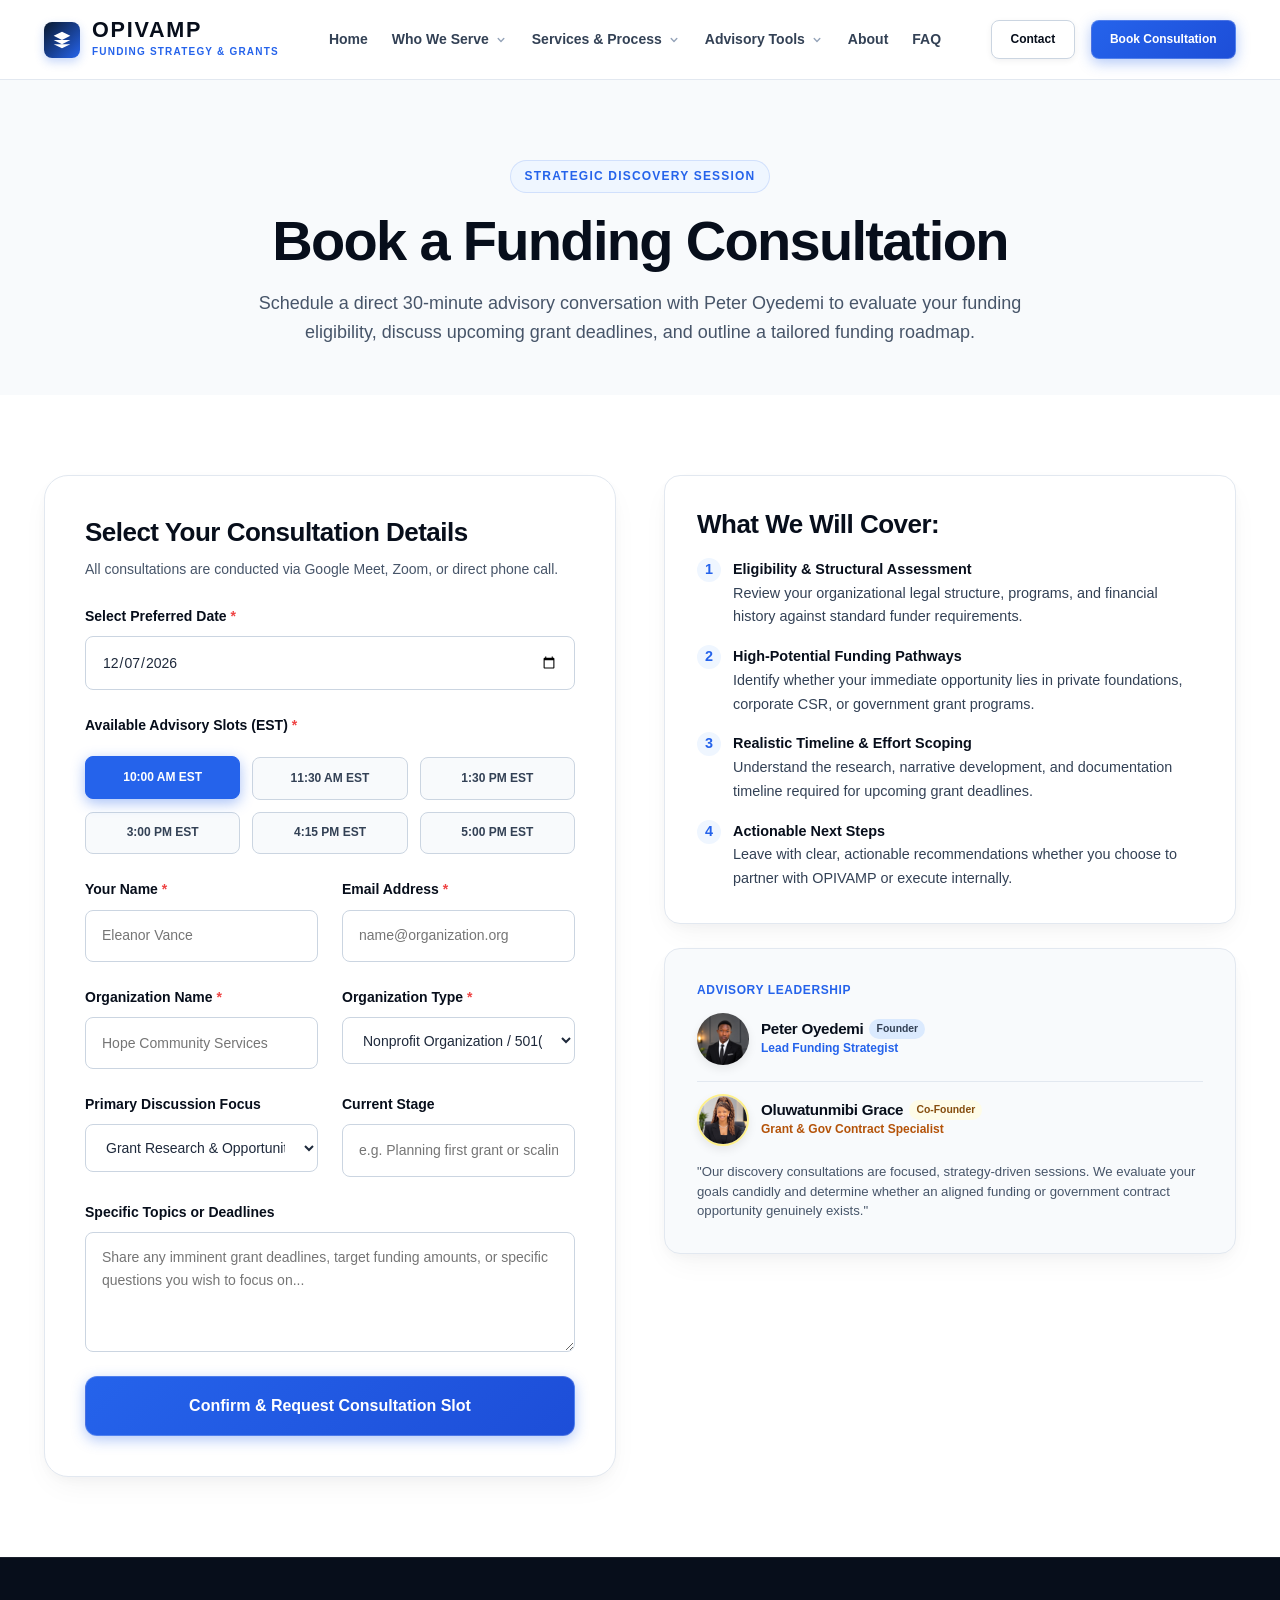
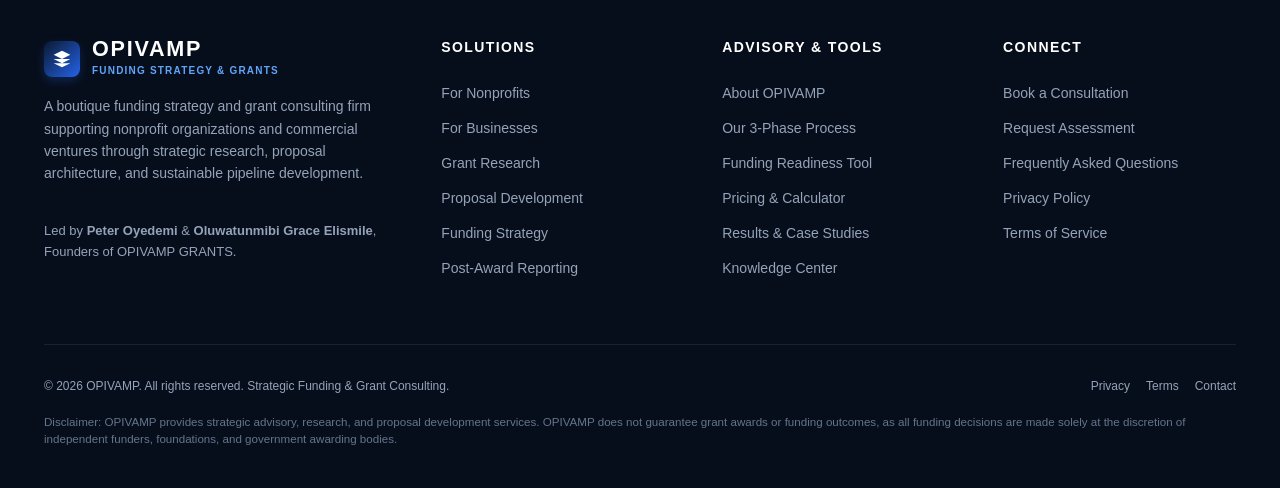
<file: consultation.html>
<!DOCTYPE html>
<html lang="en">
<head>
  <meta charset="UTF-8">
  <meta name="viewport" content="width=device-width, initial-scale=1.0">
  <title>Book a Funding Consultation with Peter Oyedemi | OPIVAMP GRANTS</title>
  <meta name="description" content="Schedule a 30-minute strategic funding consultation with Peter Oyedemi, Founder of OPIVAMP GRANTS. Evaluate eligibility and grant pipeline strategy.">
  <link rel="canonical" href="https://opivamp.com/consultation.html">

  <link rel="stylesheet" href="assets/css/style.css">
  <link rel="stylesheet" href="assets/css/components.css">
  <style>
    .time-slot-grid {
      display: grid;
      grid-template-columns: repeat(3, 1fr);
      gap: var(--space-3);
      margin-top: var(--space-3);
    }
    .time-slot-pill {
      padding: 0.65rem 0.5rem;
      text-align: center;
      border: 1px solid var(--color-slate-300);
      border-radius: var(--radius-md);
      font-size: var(--text-xs);
      font-weight: 600;
      color: var(--color-slate-700);
      background: var(--color-slate-50);
      cursor: pointer;
      transition: all var(--transition-fast);
    }
    .time-slot-pill:hover {
      border-color: var(--color-blue-600);
      background: var(--color-blue-50);
      color: var(--color-blue-700);
      transform: translateY(-2px);
      box-shadow: 0 4px 12px rgba(37,99,235,0.18);
    }
    .time-slot-pill.selected {
      background: var(--color-blue-600);
      color: var(--color-white);
      border-color: var(--color-blue-600);
      box-shadow: 0 4px 14px rgba(37,99,235,0.4);
      transform: translateY(-1px);
    }
    @media (max-width: 600px) {
      .time-slot-grid {
        grid-template-columns: repeat(2, 1fr);
      }
    }
  </style>
</head>
<body>
  <a href="#main-content" class="skip-link">Skip to main content</a>

  <!-- Header -->
  <header class="site-header">
    <div class="container header-container">
      <a href="index.html" class="brand-logo" aria-label="OPIVAMP Homepage">
        <div class="logo-symbol">
          <svg viewBox="0 0 24 24"><path d="M12 2L2 7l10 5 10-5-10-5zM2 17l10 5 10-5M2 12l10 5 10-5"/></svg>
        </div>
        <div class="brand-name">
          <span class="brand-title">OPIVAMP</span>
          <span class="brand-tagline">Funding Strategy & Grants</span>
        </div>
      </a>

            <!-- Compact, Decent Desktop Navigation with Dropdowns -->
      <nav class="nav-menu" aria-label="Primary Navigation">
        <a href="index.html" class="nav-link">Home</a>

        <!-- Dropdown: Who We Serve -->
        <div class="nav-item-dropdown">
          <button class="dropdown-trigger" aria-expanded="false" aria-haspopup="true">
            <span>Who We Serve</span>
            <svg viewBox="0 0 20 20" fill="currentColor"><path fill-rule="evenodd" d="M5.293 7.293a1 1 0 011.414 0L10 10.586l3.293-3.293a1 1 0 111.414 1.414l-4 4a1 1 0 01-1.414 0l-4-4a1 1 0 010-1.414z" clip-rule="evenodd"/></svg>
          </button>
          <div class="dropdown-menu">
            <a href="nonprofits.html" class="dropdown-item">
              <div class="dropdown-item-icon">
                <svg viewBox="0 0 24 24" fill="none" stroke="currentColor" stroke-width="2"><path d="M17 21v-2a4 4 0 0 0-4-4H5a4 4 0 0 0-4 4v2"/><circle cx="9" cy="7" r="4"/><path d="M23 21v-2a4 4 0 0 0-3-3.87"/><path d="M16 3.13a4 4 0 0 1 0 7.75"/></svg>
              </div>
              <div class="dropdown-item-text">
                <span class="dropdown-item-title">For Nonprofits</span>
                <span class="dropdown-item-desc">501(c)(3) & Community Grants</span>
              </div>
            </a>
            <a href="businesses.html" class="dropdown-item">
              <div class="dropdown-item-icon">
                <svg viewBox="0 0 24 24" fill="none" stroke="currentColor" stroke-width="2"><line x1="12" y1="1" x2="12" y2="23"/><path d="M17 5H9.5a3.5 3.5 0 0 0 0 7h5a3.5 3.5 0 0 1 0 7H6"/></svg>
              </div>
              <div class="dropdown-item-text">
                <span class="dropdown-item-title">For Businesses</span>
                <span class="dropdown-item-desc">Non-Dilutive & Growth Grants</span>
              </div>
            </a>
          </div>
        </div>

        <!-- Dropdown: Services & Approach -->
        <div class="nav-item-dropdown">
          <button class="dropdown-trigger" aria-expanded="false" aria-haspopup="true">
            <span>Services & Process</span>
            <svg viewBox="0 0 20 20" fill="currentColor"><path fill-rule="evenodd" d="M5.293 7.293a1 1 0 011.414 0L10 10.586l3.293-3.293a1 1 0 111.414 1.414l-4 4a1 1 0 01-1.414 0l-4-4a1 1 0 010-1.414z" clip-rule="evenodd"/></svg>
          </button>
          <div class="dropdown-menu">
            <a href="services.html" class="dropdown-item">
              <div class="dropdown-item-icon">
                <svg viewBox="0 0 24 24" fill="none" stroke="currentColor" stroke-width="2"><path d="M14 2H6a2 2 0 0 0-2 2v16a2 2 0 0 0 2 2h12a2 2 0 0 0 2-2V8z"/><polyline points="14 2 14 8 20 8"/></svg>
              </div>
              <div class="dropdown-item-text">
                <span class="dropdown-item-title">Our Services</span>
                <span class="dropdown-item-desc">Research, Proposals & Reporting</span>
              </div>
            </a>
            <a href="process.html" class="dropdown-item">
              <div class="dropdown-item-icon">
                <svg viewBox="0 0 24 24" fill="none" stroke="currentColor" stroke-width="2"><polyline points="22 12 18 12 15 21 9 3 6 12 2 12"/></svg>
              </div>
              <div class="dropdown-item-text">
                <span class="dropdown-item-title">Our 3-Phase Process</span>
                <span class="dropdown-item-desc">From Discovery to Reporting</span>
              </div>
            </a>
            <a href="pricing.html" class="dropdown-item">
              <div class="dropdown-item-icon">
                <svg viewBox="0 0 24 24" fill="none" stroke="currentColor" stroke-width="2"><rect x="2" y="4" width="20" height="16" rx="2"/><line x1="2" y1="10" x2="22" y2="10"/></svg>
              </div>
              <div class="dropdown-item-text">
                <span class="dropdown-item-title">Pricing & Packages</span>
                <span class="dropdown-item-desc">Transparent Rates & Estimator</span>
              </div>
            </a>
          </div>
        </div>

        <!-- Dropdown: Advisory & Tools -->
        <div class="nav-item-dropdown">
          <button class="dropdown-trigger" aria-expanded="false" aria-haspopup="true">
            <span>Advisory Tools</span>
            <svg viewBox="0 0 20 20" fill="currentColor"><path fill-rule="evenodd" d="M5.293 7.293a1 1 0 011.414 0L10 10.586l3.293-3.293a1 1 0 111.414 1.414l-4 4a1 1 0 01-1.414 0l-4-4a1 1 0 010-1.414z" clip-rule="evenodd"/></svg>
          </button>
          <div class="dropdown-menu">
            <a href="readiness.html" class="dropdown-item">
              <div class="dropdown-item-icon">
                <svg viewBox="0 0 24 24" fill="none" stroke="currentColor" stroke-width="2"><path d="M22 11.08V12a10 10 0 1 1-5.93-9.14"/><polyline points="22 4 12 14.01 9 11.01"/></svg>
              </div>
              <div class="dropdown-item-text">
                <span class="dropdown-item-title">Funding Readiness Tool</span>
                <span class="dropdown-item-desc">Interactive Score & Checklist</span>
              </div>
            </a>
            <a href="results.html" class="dropdown-item">
              <div class="dropdown-item-icon">
                <svg viewBox="0 0 24 24" fill="none" stroke="currentColor" stroke-width="2"><circle cx="12" cy="8" r="7"/><polyline points="8.21 13.89 7 23 12 20 17 23 15.79 13.88"/></svg>
              </div>
              <div class="dropdown-item-text">
                <span class="dropdown-item-title">Results & Case Studies</span>
                <span class="dropdown-item-desc">Verified Sector Frameworks</span>
              </div>
            </a>
            <a href="resources.html" class="dropdown-item">
              <div class="dropdown-item-icon">
                <svg viewBox="0 0 24 24" fill="none" stroke="currentColor" stroke-width="2"><path d="M2 3h6a4 4 0 0 1 4 4v14a3 3 0 0 0-3-3H2z"/><path d="M22 3h-6a4 4 0 0 0-4 4v14a3 3 0 0 1 3-3h7z"/></svg>
              </div>
              <div class="dropdown-item-text">
                <span class="dropdown-item-title">Knowledge Center</span>
                <span class="dropdown-item-desc">Guides, Articles & Strategies</span>
              </div>
            </a>
          </div>
        </div>

        <a href="about.html" class="nav-link">About</a>
        <a href="faq.html" class="nav-link">FAQ</a>
      </nav>

      <div class="header-cta-group">
        <a href="contact.html" class="btn btn-secondary btn-sm">Contact</a>
        <a href="consultation.html" class="btn btn-primary btn-sm active">Book Consultation</a>
        <button class="mobile-toggle" aria-label="Open Navigation Menu" aria-expanded="false">
          <svg viewBox="0 0 24 24" stroke="currentColor" stroke-width="2" fill="none"><path d="M4 6h16M4 12h16M4 18h16"/></svg>
        </button>
      </div>
    </div>
  </header>

  <!-- Mobile Drawer -->
  <div class="mobile-drawer-overlay"></div>
  <aside class="mobile-drawer" aria-label="Mobile Navigation">
    <div class="mobile-drawer-header">
      <div class="brand-title">OPIVAMP</div>
      <button class="mobile-drawer-close" aria-label="Close menu" style="background:none; border:none; font-size:1.5rem; cursor:pointer;">&times;</button>
    </div>
    <nav class="mobile-nav-list">
      <a href="index.html" class="mobile-nav-link">Home</a>
      <a href="about.html" class="mobile-nav-link">About</a>
      <a href="services.html" class="mobile-nav-link">Services</a>
      <a href="nonprofits.html" class="mobile-nav-link">For Nonprofits</a>
      <a href="businesses.html" class="mobile-nav-link">For Businesses</a>
      <a href="process.html" class="mobile-nav-link">Our Process</a>
      <a href="readiness.html" class="mobile-nav-link">Funding Readiness</a>
      <a href="pricing.html" class="mobile-nav-link">Pricing</a>
      <a href="results.html" class="mobile-nav-link">Results & Studies</a>
      <a href="resources.html" class="mobile-nav-link">Resources</a>
      <a href="faq.html" class="mobile-nav-link">FAQ</a>
      <a href="contact.html" class="mobile-nav-link">Contact</a>
    </nav>
    <a href="consultation.html" class="btn btn-primary btn-lg" style="width:100%;">Book a Consultation</a>
  </aside>

  <main id="main-content">
    <!-- Hero Header -->
    <section class="section bg-light" style="padding-top: calc(var(--space-16) + 1rem); padding-bottom: var(--space-12);">
      <div class="container container-narrow text-center">
        <div class="section-eyebrow">Strategic Discovery Session</div>
        <h1 class="section-title">Book a Funding Consultation</h1>
        <p class="section-subtitle">
          Schedule a direct 30-minute advisory conversation with Peter Oyedemi to evaluate your funding eligibility, discuss upcoming grant deadlines, and outline a tailored funding roadmap.
        </p>
      </div>
    </section>

    <!-- Interactive Consultation Booking Workflow -->
    <section class="section bg-white">
      <div class="container">
        <div class="grid grid-2" style="gap: var(--space-12); align-items: flex-start;">
          
          <!-- Booking Form -->
          <div class="form-card">
            
            <!-- Optional pre-fill notice if referred from readiness calculator -->
            <div id="prefillReadinessNotice" style="display: none; background: var(--color-blue-50); border: 1px solid var(--color-blue-200); padding: 0.75rem 1rem; border-radius: 8px; margin-bottom: 1.5rem; font-size: 0.85rem; color: var(--color-navy-950);">
            </div>

            <h3 style="margin-bottom: var(--space-2); color: var(--color-navy-950);">Select Your Consultation Details</h3>
            <p style="font-size: 0.875rem; color: var(--color-slate-600); margin-bottom: var(--space-6);">
              All consultations are conducted via Google Meet, Zoom, or direct phone call.
            </p>

            <form id="consultationBookingForm">
              <!-- Anti-Spam Honeypot -->
              <input type="text" name="_honey" style="display:none" tabindex="-1" autocomplete="off">

              <!-- Submission Status Feedback -->
              <div id="consultationFormStatus" style="display:none; margin-bottom: 1rem; padding: 0.85rem; border-radius: 6px; font-size: 0.875rem;"></div>

              <input type="hidden" id="selectedTimeSlot" name="selectedTimeSlot" value="10:00 AM EST">

              <!-- Date & Time Selection -->
              <div class="form-group">
                <label for="preferredDate">Select Preferred Date <span class="required">*</span></label>
                <input type="date" id="preferredDate" name="preferredDate" class="form-control" required>
              </div>

              <div class="form-group">
                <label>Available Advisory Slots (EST) <span class="required">*</span></label>
                <div class="time-slot-grid">
                  <div class="time-slot-pill selected" data-time="10:00 AM EST">10:00 AM EST</div>
                  <div class="time-slot-pill" data-time="11:30 AM EST">11:30 AM EST</div>
                  <div class="time-slot-pill" data-time="1:30 PM EST">1:30 PM EST</div>
                  <div class="time-slot-pill" data-time="3:00 PM EST">3:00 PM EST</div>
                  <div class="time-slot-pill" data-time="4:15 PM EST">4:15 PM EST</div>
                  <div class="time-slot-pill" data-time="5:00 PM EST">5:00 PM EST</div>
                </div>
              </div>

              <!-- Organization & Contact Details -->
              <div class="form-grid-2" style="margin-top: var(--space-6);">
                <div class="form-group">
                  <label for="clientName">Your Name <span class="required">*</span></label>
                  <input type="text" id="clientName" name="clientName" class="form-control" placeholder="Eleanor Vance" required>
                </div>
                <div class="form-group">
                  <label for="clientEmail">Email Address <span class="required">*</span></label>
                  <input type="email" id="clientEmail" name="clientEmail" class="form-control" placeholder="name@organization.org" required>
                </div>
              </div>

              <div class="form-grid-2">
                <div class="form-group">
                  <label for="organizationName">Organization Name <span class="required">*</span></label>
                  <input type="text" id="organizationName" name="organizationName" class="form-control" placeholder="Hope Community Services" required>
                </div>
                <div class="form-group">
                  <label for="organizationType">Organization Type <span class="required">*</span></label>
                  <select id="organizationType" name="organizationType" class="form-control" required>
                    <option value="Nonprofit">Nonprofit Organization / 501(c)(3)</option>
                    <option value="For-profit">For-profit Business / LLC / Corp</option>
                    <option value="Social enterprise">Social Enterprise</option>
                    <option value="Other">Other Institutional Entity</option>
                  </select>
                </div>
              </div>

              <div class="form-grid-2">
                <div class="form-group">
                  <label for="fundingType">Primary Discussion Focus</label>
                  <select id="fundingType" name="fundingType" class="form-control">
                    <option value="Grant Research & Opportunity Identification">Grant Research & Opportunity Identification</option>
                    <option value="Full Grant Proposal Development">Full Grant Proposal Development</option>
                    <option value="Annual Funding Strategy & Calendar">Annual Funding Strategy & Calendar</option>
                    <option value="Review of Existing Proposal Draft">Review of Existing Proposal Draft</option>
                    <option value="General Funding Readiness Advisory">General Funding Readiness Advisory</option>
                  </select>
                </div>
                <div class="form-group">
                  <label for="consultationStage">Current Stage</label>
                  <input type="text" id="consultationStage" name="consultationStage" class="form-control" placeholder="e.g. Planning first grant or scaling">
                </div>
              </div>

              <div class="form-group">
                <label for="consultationMessage">Specific Topics or Deadlines</label>
                <textarea id="consultationMessage" name="message" class="form-control" placeholder="Share any imminent grant deadlines, target funding amounts, or specific questions you wish to focus on..."></textarea>
              </div>

              <button type="submit" class="btn btn-primary btn-lg" style="width:100%;">
                Confirm & Request Consultation Slot
              </button>
            </form>
          </div>

          <!-- Advisory Session Overview -->
          <div>
            <div class="card" style="margin-bottom: var(--space-6);">
              <h3 style="color: var(--color-navy-950); margin-bottom: var(--space-4);">What We Will Cover:</h3>
              <ul style="display: flex; flex-direction: column; gap: var(--space-4); font-size: 0.9rem; color: var(--color-slate-700);">
                <li style="display: flex; gap: var(--space-3); align-items: flex-start;">
                  <div style="width: 24px; height: 24px; border-radius: 50%; background: var(--color-blue-50); color: var(--color-blue-600); display: flex; align-items: center; justify-content: center; font-weight: 700; flex-shrink: 0;">1</div>
                  <div>
                    <strong style="color: var(--color-navy-950); display: block;">Eligibility & Structural Assessment</strong>
                    <span>Review your organizational legal structure, programs, and financial history against standard funder requirements.</span>
                  </div>
                </li>
                <li style="display: flex; gap: var(--space-3); align-items: flex-start;">
                  <div style="width: 24px; height: 24px; border-radius: 50%; background: var(--color-blue-50); color: var(--color-blue-600); display: flex; align-items: center; justify-content: center; font-weight: 700; flex-shrink: 0;">2</div>
                  <div>
                    <strong style="color: var(--color-navy-950); display: block;">High-Potential Funding Pathways</strong>
                    <span>Identify whether your immediate opportunity lies in private foundations, corporate CSR, or government grant programs.</span>
                  </div>
                </li>
                <li style="display: flex; gap: var(--space-3); align-items: flex-start;">
                  <div style="width: 24px; height: 24px; border-radius: 50%; background: var(--color-blue-50); color: var(--color-blue-600); display: flex; align-items: center; justify-content: center; font-weight: 700; flex-shrink: 0;">3</div>
                  <div>
                    <strong style="color: var(--color-navy-950); display: block;">Realistic Timeline & Effort Scoping</strong>
                    <span>Understand the research, narrative development, and documentation timeline required for upcoming grant deadlines.</span>
                  </div>
                </li>
                <li style="display: flex; gap: var(--space-3); align-items: flex-start;">
                  <div style="width: 24px; height: 24px; border-radius: 50%; background: var(--color-blue-50); color: var(--color-blue-600); display: flex; align-items: center; justify-content: center; font-weight: 700; flex-shrink: 0;">4</div>
                  <div>
                    <strong style="color: var(--color-navy-950); display: block;">Actionable Next Steps</strong>
                    <span>Leave with clear, actionable recommendations whether you choose to partner with OPIVAMP or execute internally.</span>
                  </div>
                </li>
              </ul>
            </div>

            <div class="card" style="background: var(--color-slate-50); border: 1px solid var(--color-slate-200); position: relative;">
              <div style="font-size: 0.75rem; font-weight: 700; color: var(--color-blue-600); text-transform: uppercase; letter-spacing: 0.05em; margin-bottom: var(--space-3);">
                Advisory Leadership
              </div>
              <div style="display: flex; align-items: center; gap: var(--space-3); margin-bottom: var(--space-4);">
                <img src="assets/images/peter-oyedemi.jpg" alt="Peter Oyedemi, Founder of OPIVAMP GRANTS" style="width: 52px; height: 52px; border-radius: 50%; object-fit: cover; object-position: top center; border: 2px solid var(--color-blue-200); box-shadow: 0 4px 10px rgba(0,0,0,0.08);">
                <div>
                  <div style="display: flex; align-items: center; gap: 6px;">
                    <h4 style="margin: 0; font-size: 0.95rem;">Peter Oyedemi</h4>
                    <span style="font-size: 0.65rem; background: var(--color-blue-100); color: var(--color-blue-800); padding: 0.1rem 0.45rem; border-radius: 9999px; font-weight: 700;">Founder</span>
                  </div>
                  <div style="font-size: 0.75rem; color: var(--color-blue-600); font-weight: 600;">Lead Funding Strategist</div>
                </div>
              </div>

              <div style="display: flex; align-items: center; gap: var(--space-3); margin-bottom: var(--space-4); padding-top: var(--space-3); border-top: 1px solid var(--color-slate-200);">
                <img src="assets/images/grace-elismile.jpg" alt="Oluwatunmibi Grace Elismile, Co-Founder of OPIVAMP GRANTS" style="width: 52px; height: 52px; border-radius: 50%; object-fit: cover; object-position: top center; border: 2px solid #fef08a; box-shadow: 0 4px 10px rgba(0,0,0,0.08);">
                <div>
                  <div style="display: flex; align-items: center; gap: 6px;">
                    <h4 style="margin: 0; font-size: 0.95rem;">Oluwatunmibi Grace</h4>
                    <span style="font-size: 0.65rem; background: #fefce8; color: #854d0e; padding: 0.1rem 0.45rem; border-radius: 9999px; font-weight: 700;">Co-Founder</span>
                  </div>
                  <div style="font-size: 0.75rem; color: var(--color-gold-700); font-weight: 600;">Grant & Gov Contract Specialist</div>
                </div>
              </div>

              <p style="font-size: 0.825rem; color: var(--color-slate-600); line-height: 1.5; margin: 0;">
                "Our discovery consultations are focused, strategy-driven sessions. We evaluate your goals candidly and determine whether an aligned funding or government contract opportunity genuinely exists."
              </p>
            </div>
          </div>

        </div>
      </div>
    </section>

    <!-- Confirmation Modal -->
    <div id="bookingConfirmationModal" class="modal-backdrop" aria-hidden="true" role="dialog">
      <div class="modal-box">
        <button id="closeModalBtn" class="modal-close-btn" aria-label="Close dialog">&times;</button>
        <div style="text-align: center; margin-bottom: var(--space-4);">
          <div style="width: 56px; height: 56px; background: var(--color-success-bg); color: var(--color-success); border-radius: 50%; display: flex; align-items: center; justify-content: center; margin: 0 auto var(--space-3);">
            <svg width="28" height="28" viewBox="0 0 24 24" fill="none" stroke="currentColor" stroke-width="2.5"><polyline points="20 6 9 17 4 12"/></svg>
          </div>
          <h3 style="color: var(--color-navy-950); margin-bottom: var(--space-1);">Consultation Slot Reserved</h3>
          <p style="font-size: 0.875rem; color: var(--color-slate-600);">
            Your request has been received. Peter Oyedemi will review your submission and email calendar confirmation and meeting link details within 1 business day.
          </p>
        </div>

        <div id="bookingSummaryDetails">
          <!-- Populated by JavaScript -->
        </div>

        <div style="display: flex; gap: var(--space-3); justify-content: center; flex-direction: column;">
          <button type="button" class="btn btn-primary" onclick="window.openLiveChat();" style="width: 100%; display: flex; align-items: center; justify-content: center; gap: 8px;">
            <svg width="18" height="18" viewBox="0 0 24 24" fill="none" stroke="currentColor" stroke-width="2"><path d="M21 15a2 2 0 0 1-2 2H7l-4 4V5a2 2 0 0 1 2-2h14a2 2 0 0 1 2 2z"/></svg>
            <span>💬 Chat Live with Peter & Grace Now</span>
          </button>
          <a href="index.html" class="btn btn-secondary" style="width: 100%; text-align: center;">Return to Home</a>
        </div>
      </div>
    </div>
  </main>

  <!-- Footer -->
  <footer class="site-footer">
    <div class="container">
      <div class="footer-grid">
        <div class="footer-brand">
          <div class="brand-logo" style="color: var(--color-white);">
            <div class="logo-symbol">
              <svg viewBox="0 0 24 24"><path d="M12 2L2 7l10 5 10-5-10-5zM2 17l10 5 10-5M2 12l10 5 10-5"/></svg>
            </div>
            <div class="brand-name">
              <span class="brand-title">OPIVAMP</span>
              <span class="brand-tagline" style="color: #60a5fa;">Funding Strategy & Grants</span>
            </div>
          </div>
          <p>
            A boutique funding strategy and grant consulting firm supporting nonprofit organizations and commercial ventures through strategic research, proposal architecture, and sustainable pipeline development.
          </p>
          <p style="font-size: 0.8125rem; color: #94a3b8;">
            Led by <strong>Peter Oyedemi</strong> & <strong>Oluwatunmibi Grace Elismile</strong>, Founders of OPIVAMP GRANTS.
          </p>
        </div>

        <div class="footer-col">
          <h4 class="footer-heading">Solutions</h4>
          <div class="footer-links">
            <a href="nonprofits.html" class="footer-link">For Nonprofits</a>
            <a href="businesses.html" class="footer-link">For Businesses</a>
            <a href="services.html#research" class="footer-link">Grant Research</a>
            <a href="services.html#applications" class="footer-link">Proposal Development</a>
            <a href="services.html#strategy" class="footer-link">Funding Strategy</a>
            <a href="services.html#reporting" class="footer-link">Post-Award Reporting</a>
          </div>
        </div>

        <div class="footer-col">
          <h4 class="footer-heading">Advisory & Tools</h4>
          <div class="footer-links">
            <a href="about.html" class="footer-link">About OPIVAMP</a>
            <a href="process.html" class="footer-link">Our 3-Phase Process</a>
            <a href="readiness.html" class="footer-link">Funding Readiness Tool</a>
            <a href="pricing.html" class="footer-link">Pricing & Calculator</a>
            <a href="results.html" class="footer-link">Results & Case Studies</a>
            <a href="resources.html" class="footer-link">Knowledge Center</a>
          </div>
        </div>

        <div class="footer-col">
          <h4 class="footer-heading">Connect</h4>
          <div class="footer-links">
            <a href="consultation.html" class="footer-link">Book a Consultation</a>
            <a href="contact.html" class="footer-link">Request Assessment</a>
            <a href="faq.html" class="footer-link">Frequently Asked Questions</a>
            <a href="privacy.html" class="footer-link">Privacy Policy</a>
            <a href="terms.html" class="footer-link">Terms of Service</a>
          </div>
        </div>
      </div>

      <div class="footer-bottom">
        <div>&copy; 2026 OPIVAMP. All rights reserved. Strategic Funding & Grant Consulting.</div>
        <div style="display: flex; gap: var(--space-4);">
          <a href="privacy.html" style="color: var(--color-slate-400);">Privacy</a>
          <a href="terms.html" style="color: var(--color-slate-400);">Terms</a>
          <a href="contact.html" style="color: var(--color-slate-400);">Contact</a>
        </div>
      </div>
      <p class="footer-legal-note">
        Disclaimer: OPIVAMP provides strategic advisory, research, and proposal development services. OPIVAMP does not guarantee grant awards or funding outcomes, as all funding decisions are made solely at the discretion of independent funders, foundations, and government awarding bodies.
      </p>
    </div>
  </footer>

  <script src="assets/js/form-config.js"></script>
  <script src="assets/js/main.js"></script>
  <script src="assets/js/consultation.js"></script>
  <script>
    // Set default date to tomorrow's working date
    document.addEventListener('DOMContentLoaded', () => {
      const dateInput = document.getElementById('preferredDate');
      if (dateInput) {
        const tomorrow = new Date();
        tomorrow.setDate(tomorrow.getDate() + 1);
        if (tomorrow.getDay() === 0) tomorrow.setDate(tomorrow.getDate() + 1); // skip Sunday
        if (tomorrow.getDay() === 6) tomorrow.setDate(tomorrow.getDate() + 2); // skip Saturday
        dateInput.value = tomorrow.toISOString().split('T')[0];
        dateInput.min = tomorrow.toISOString().split('T')[0];
      }
    });
  </script>
  <!-- Tawk.to Live Chat -->
  <script type="text/javascript">
  var Tawk_API = Tawk_API || {}, Tawk_LoadStart = new Date();
  (function(){
  var s1 = document.createElement("script"), s0 = document.getElementsByTagName("script")[0];
  s1.async = true;
  s1.src = 'https://embed.tawk.to/6aa4995d0f09ed34497bc706/1k29fe5gn';
  s1.charset = 'UTF-8';
  s1.setAttribute('crossorigin', '*');
  s0.parentNode.insertBefore(s1, s0);
  })();
  </script>
</body>
</html>
</file>
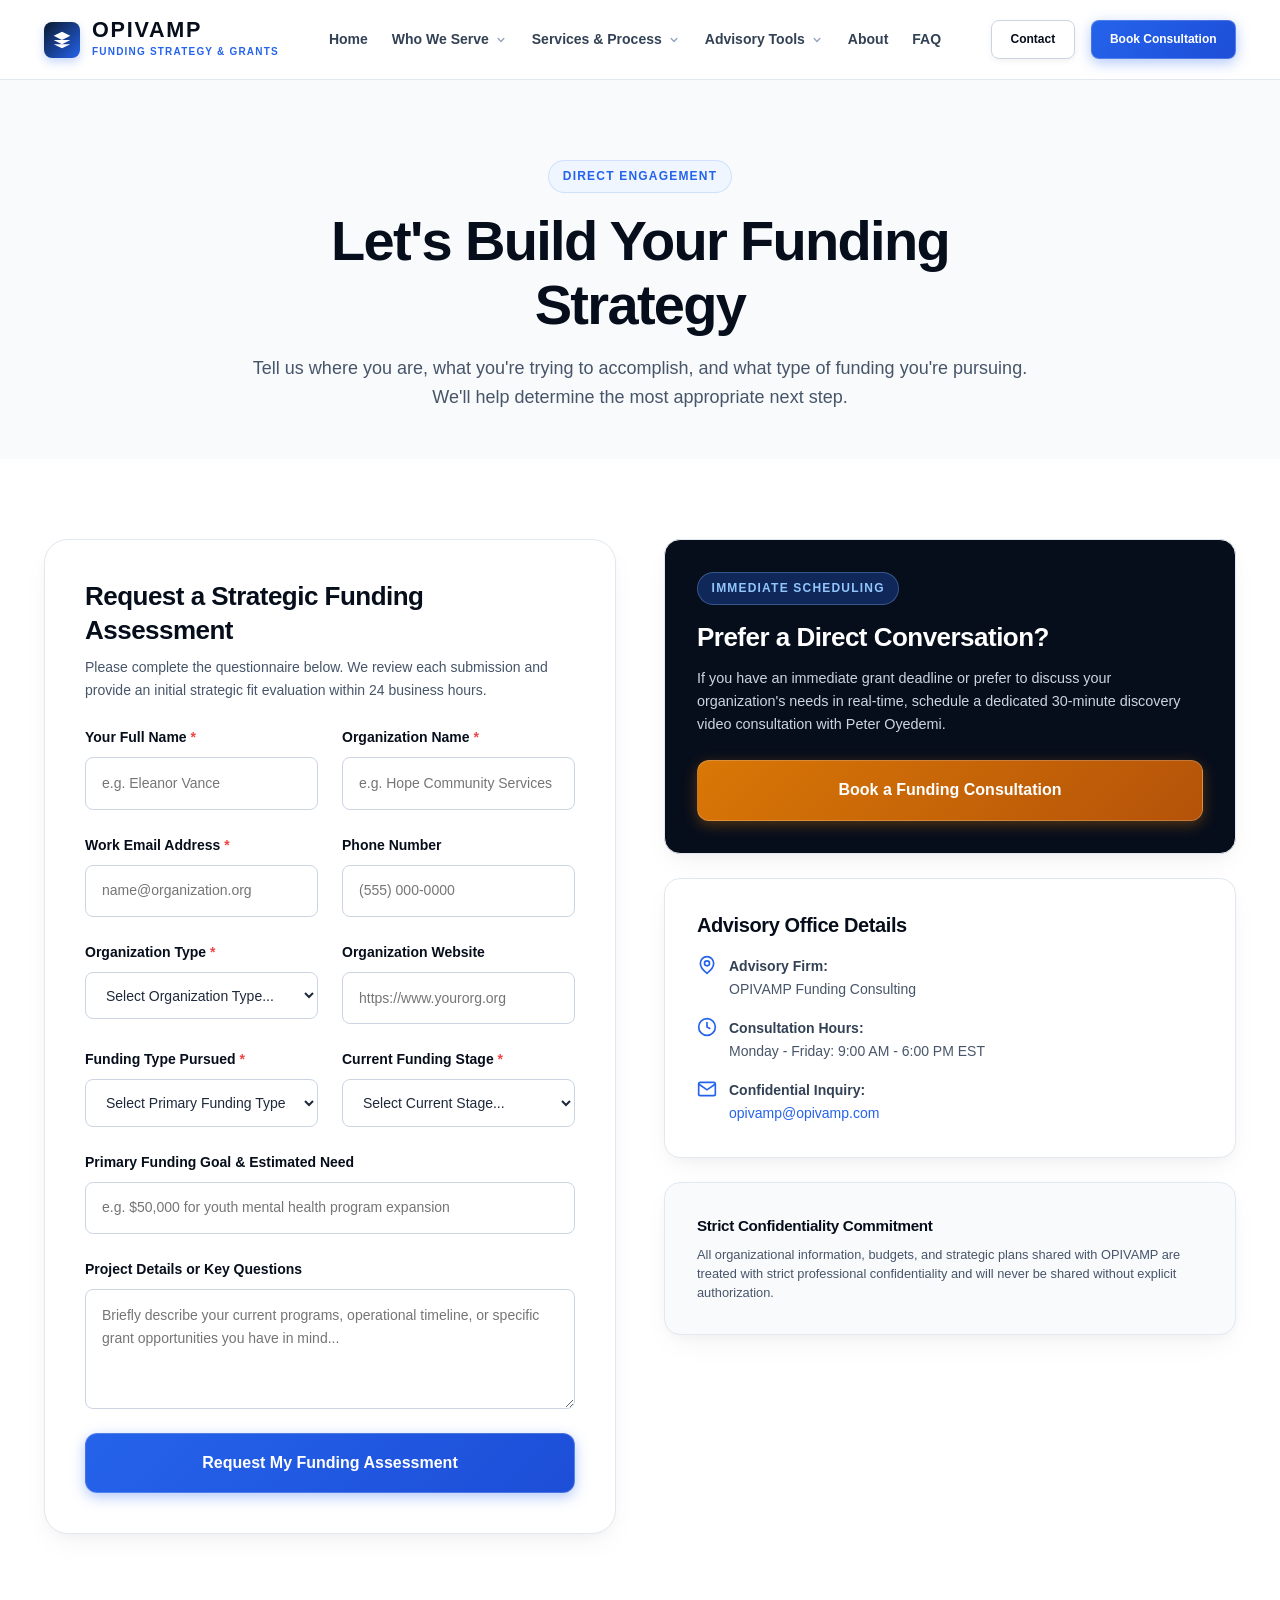
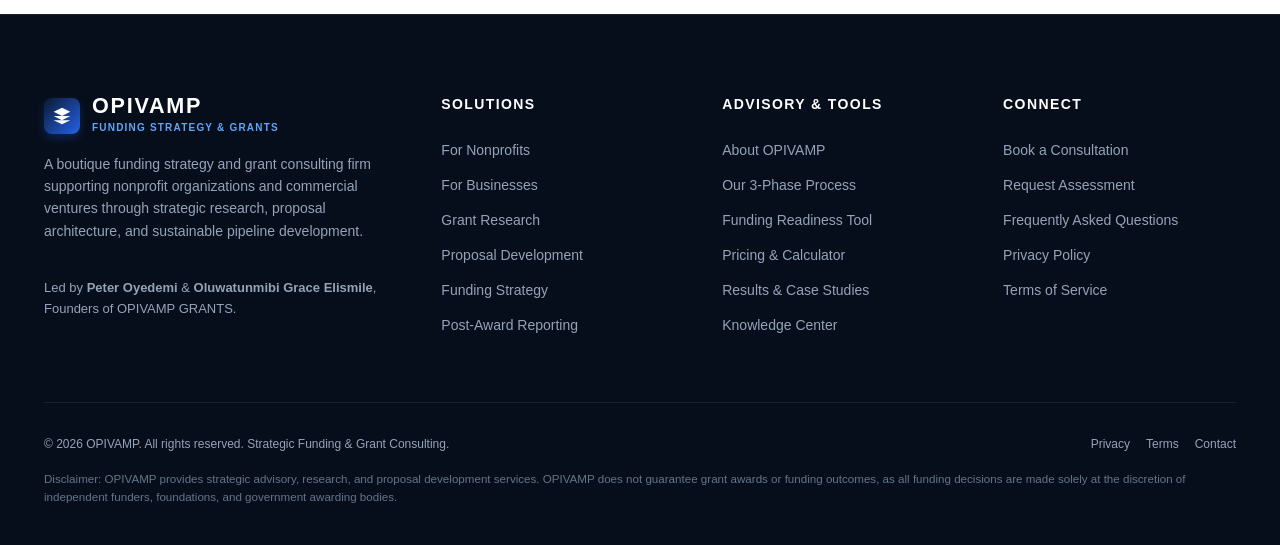
<file: contact.html>
<!DOCTYPE html>
<html lang="en">
<head>
  <meta charset="UTF-8">
  <meta name="viewport" content="width=device-width, initial-scale=1.0">
  <title>Contact OPIVAMP & Request a Funding Assessment</title>
  <meta name="description" content="Connect with OPIVAMP to request a strategic funding assessment for your nonprofit or business. Let's discuss your grant development goals.">
  <link rel="canonical" href="https://opivamp.com/contact.html">

  <link rel="stylesheet" href="assets/css/style.css">
  <link rel="stylesheet" href="assets/css/components.css">
</head>
<body>
  <a href="#main-content" class="skip-link">Skip to main content</a>

  <!-- Header -->
  <header class="site-header">
    <div class="container header-container">
      <a href="index.html" class="brand-logo" aria-label="OPIVAMP Homepage">
        <div class="logo-symbol">
          <svg viewBox="0 0 24 24"><path d="M12 2L2 7l10 5 10-5-10-5zM2 17l10 5 10-5M2 12l10 5 10-5"/></svg>
        </div>
        <div class="brand-name">
          <span class="brand-title">OPIVAMP</span>
          <span class="brand-tagline">Funding Strategy & Grants</span>
        </div>
      </a>

            <!-- Compact, Decent Desktop Navigation with Dropdowns -->
      <nav class="nav-menu" aria-label="Primary Navigation">
        <a href="index.html" class="nav-link">Home</a>

        <!-- Dropdown: Who We Serve -->
        <div class="nav-item-dropdown">
          <button class="dropdown-trigger" aria-expanded="false" aria-haspopup="true">
            <span>Who We Serve</span>
            <svg viewBox="0 0 20 20" fill="currentColor"><path fill-rule="evenodd" d="M5.293 7.293a1 1 0 011.414 0L10 10.586l3.293-3.293a1 1 0 111.414 1.414l-4 4a1 1 0 01-1.414 0l-4-4a1 1 0 010-1.414z" clip-rule="evenodd"/></svg>
          </button>
          <div class="dropdown-menu">
            <a href="nonprofits.html" class="dropdown-item">
              <div class="dropdown-item-icon">
                <svg viewBox="0 0 24 24" fill="none" stroke="currentColor" stroke-width="2"><path d="M17 21v-2a4 4 0 0 0-4-4H5a4 4 0 0 0-4 4v2"/><circle cx="9" cy="7" r="4"/><path d="M23 21v-2a4 4 0 0 0-3-3.87"/><path d="M16 3.13a4 4 0 0 1 0 7.75"/></svg>
              </div>
              <div class="dropdown-item-text">
                <span class="dropdown-item-title">For Nonprofits</span>
                <span class="dropdown-item-desc">501(c)(3) & Community Grants</span>
              </div>
            </a>
            <a href="businesses.html" class="dropdown-item">
              <div class="dropdown-item-icon">
                <svg viewBox="0 0 24 24" fill="none" stroke="currentColor" stroke-width="2"><line x1="12" y1="1" x2="12" y2="23"/><path d="M17 5H9.5a3.5 3.5 0 0 0 0 7h5a3.5 3.5 0 0 1 0 7H6"/></svg>
              </div>
              <div class="dropdown-item-text">
                <span class="dropdown-item-title">For Businesses</span>
                <span class="dropdown-item-desc">Non-Dilutive & Growth Grants</span>
              </div>
            </a>
          </div>
        </div>

        <!-- Dropdown: Services & Approach -->
        <div class="nav-item-dropdown">
          <button class="dropdown-trigger" aria-expanded="false" aria-haspopup="true">
            <span>Services & Process</span>
            <svg viewBox="0 0 20 20" fill="currentColor"><path fill-rule="evenodd" d="M5.293 7.293a1 1 0 011.414 0L10 10.586l3.293-3.293a1 1 0 111.414 1.414l-4 4a1 1 0 01-1.414 0l-4-4a1 1 0 010-1.414z" clip-rule="evenodd"/></svg>
          </button>
          <div class="dropdown-menu">
            <a href="services.html" class="dropdown-item">
              <div class="dropdown-item-icon">
                <svg viewBox="0 0 24 24" fill="none" stroke="currentColor" stroke-width="2"><path d="M14 2H6a2 2 0 0 0-2 2v16a2 2 0 0 0 2 2h12a2 2 0 0 0 2-2V8z"/><polyline points="14 2 14 8 20 8"/></svg>
              </div>
              <div class="dropdown-item-text">
                <span class="dropdown-item-title">Our Services</span>
                <span class="dropdown-item-desc">Research, Proposals & Reporting</span>
              </div>
            </a>
            <a href="process.html" class="dropdown-item">
              <div class="dropdown-item-icon">
                <svg viewBox="0 0 24 24" fill="none" stroke="currentColor" stroke-width="2"><polyline points="22 12 18 12 15 21 9 3 6 12 2 12"/></svg>
              </div>
              <div class="dropdown-item-text">
                <span class="dropdown-item-title">Our 3-Phase Process</span>
                <span class="dropdown-item-desc">From Discovery to Reporting</span>
              </div>
            </a>
            <a href="pricing.html" class="dropdown-item">
              <div class="dropdown-item-icon">
                <svg viewBox="0 0 24 24" fill="none" stroke="currentColor" stroke-width="2"><rect x="2" y="4" width="20" height="16" rx="2"/><line x1="2" y1="10" x2="22" y2="10"/></svg>
              </div>
              <div class="dropdown-item-text">
                <span class="dropdown-item-title">Pricing & Packages</span>
                <span class="dropdown-item-desc">Transparent Rates & Estimator</span>
              </div>
            </a>
          </div>
        </div>

        <!-- Dropdown: Advisory & Tools -->
        <div class="nav-item-dropdown">
          <button class="dropdown-trigger" aria-expanded="false" aria-haspopup="true">
            <span>Advisory Tools</span>
            <svg viewBox="0 0 20 20" fill="currentColor"><path fill-rule="evenodd" d="M5.293 7.293a1 1 0 011.414 0L10 10.586l3.293-3.293a1 1 0 111.414 1.414l-4 4a1 1 0 01-1.414 0l-4-4a1 1 0 010-1.414z" clip-rule="evenodd"/></svg>
          </button>
          <div class="dropdown-menu">
            <a href="readiness.html" class="dropdown-item">
              <div class="dropdown-item-icon">
                <svg viewBox="0 0 24 24" fill="none" stroke="currentColor" stroke-width="2"><path d="M22 11.08V12a10 10 0 1 1-5.93-9.14"/><polyline points="22 4 12 14.01 9 11.01"/></svg>
              </div>
              <div class="dropdown-item-text">
                <span class="dropdown-item-title">Funding Readiness Tool</span>
                <span class="dropdown-item-desc">Interactive Score & Checklist</span>
              </div>
            </a>
            <a href="results.html" class="dropdown-item">
              <div class="dropdown-item-icon">
                <svg viewBox="0 0 24 24" fill="none" stroke="currentColor" stroke-width="2"><circle cx="12" cy="8" r="7"/><polyline points="8.21 13.89 7 23 12 20 17 23 15.79 13.88"/></svg>
              </div>
              <div class="dropdown-item-text">
                <span class="dropdown-item-title">Results & Case Studies</span>
                <span class="dropdown-item-desc">Verified Sector Frameworks</span>
              </div>
            </a>
            <a href="resources.html" class="dropdown-item">
              <div class="dropdown-item-icon">
                <svg viewBox="0 0 24 24" fill="none" stroke="currentColor" stroke-width="2"><path d="M2 3h6a4 4 0 0 1 4 4v14a3 3 0 0 0-3-3H2z"/><path d="M22 3h-6a4 4 0 0 0-4 4v14a3 3 0 0 1 3-3h7z"/></svg>
              </div>
              <div class="dropdown-item-text">
                <span class="dropdown-item-title">Knowledge Center</span>
                <span class="dropdown-item-desc">Guides, Articles & Strategies</span>
              </div>
            </a>
          </div>
        </div>

        <a href="about.html" class="nav-link">About</a>
        <a href="faq.html" class="nav-link">FAQ</a>
      </nav>

      <div class="header-cta-group">
        <a href="contact.html" class="btn btn-secondary btn-sm active">Contact</a>
        <a href="consultation.html" class="btn btn-primary btn-sm">Book Consultation</a>
        <button class="mobile-toggle" aria-label="Open Navigation Menu" aria-expanded="false">
          <svg viewBox="0 0 24 24" stroke="currentColor" stroke-width="2" fill="none"><path d="M4 6h16M4 12h16M4 18h16"/></svg>
        </button>
      </div>
    </div>
  </header>

  <!-- Mobile Drawer -->
  <div class="mobile-drawer-overlay"></div>
  <aside class="mobile-drawer" aria-label="Mobile Navigation">
    <div class="mobile-drawer-header">
      <div class="brand-title">OPIVAMP</div>
      <button class="mobile-drawer-close" aria-label="Close menu" style="background:none; border:none; font-size:1.5rem; cursor:pointer;">&times;</button>
    </div>
    <nav class="mobile-nav-list">
      <a href="index.html" class="mobile-nav-link">Home</a>
      <a href="about.html" class="mobile-nav-link">About</a>
      <a href="services.html" class="mobile-nav-link">Services</a>
      <a href="nonprofits.html" class="mobile-nav-link">For Nonprofits</a>
      <a href="businesses.html" class="mobile-nav-link">For Businesses</a>
      <a href="process.html" class="mobile-nav-link">Our Process</a>
      <a href="readiness.html" class="mobile-nav-link">Funding Readiness</a>
      <a href="pricing.html" class="mobile-nav-link">Pricing</a>
      <a href="results.html" class="mobile-nav-link">Results & Studies</a>
      <a href="resources.html" class="mobile-nav-link">Resources</a>
      <a href="faq.html" class="mobile-nav-link">FAQ</a>
      <a href="contact.html" class="mobile-nav-link active">Contact</a>
    </nav>
    <a href="consultation.html" class="btn btn-primary btn-lg" style="width:100%;">Book a Consultation</a>
  </aside>

  <main id="main-content">
    <!-- Hero Header -->
    <section class="section bg-light" style="padding-top: calc(var(--space-16) + 1rem); padding-bottom: var(--space-12);">
      <div class="container container-narrow text-center">
        <div class="section-eyebrow">Direct Engagement</div>
        <h1 class="section-title">Let's Build Your Funding Strategy</h1>
        <p class="section-subtitle">
          Tell us where you are, what you're trying to accomplish, and what type of funding you're pursuing. We'll help determine the most appropriate next step.
        </p>
      </div>
    </section>

    <!-- Form Section -->
    <section class="section bg-white">
      <div class="container">
        <div class="grid grid-2" style="gap: var(--space-12); align-items: flex-start;">
          
          <!-- Assessment Request Form -->
          <div class="form-card">
            <h3 style="margin-bottom: var(--space-2); color: var(--color-navy-950);">Request a Strategic Funding Assessment</h3>
            <p style="font-size: 0.875rem; color: var(--color-slate-600); margin-bottom: var(--space-6);">
              Please complete the questionnaire below. We review each submission and provide an initial strategic fit evaluation within 24 business hours.
            </p>

            <form id="contactAssessmentForm">
              <!-- Anti-Spam Honeypot -->
              <input type="text" name="_honey" style="display:none" tabindex="-1" autocomplete="off">

              <!-- Submission Status Feedback -->
              <div id="contactFormStatus" style="display:none; margin-bottom: 1rem; padding: 0.85rem; border-radius: 6px; font-size: 0.875rem;"></div>

              <div class="form-grid-2">
                <div class="form-group">
                  <label for="contactName">Your Full Name <span class="required">*</span></label>
                  <input type="text" id="contactName" name="name" class="form-control" placeholder="e.g. Eleanor Vance" required>
                </div>

                <div class="form-group">
                  <label for="contactOrg">Organization Name <span class="required">*</span></label>
                  <input type="text" id="contactOrg" name="organization" class="form-control" placeholder="e.g. Hope Community Services" required>
                </div>
              </div>

              <div class="form-grid-2">
                <div class="form-group">
                  <label for="contactEmail">Work Email Address <span class="required">*</span></label>
                  <input type="email" id="contactEmail" name="email" class="form-control" placeholder="name@organization.org" required>
                </div>

                <div class="form-group">
                  <label for="contactPhone">Phone Number</label>
                  <input type="tel" id="contactPhone" name="phone" class="form-control" placeholder="(555) 000-0000">
                </div>
              </div>

              <div class="form-grid-2">
                <div class="form-group">
                  <label for="contactOrgType">Organization Type <span class="required">*</span></label>
                  <select id="contactOrgType" name="organizationType" class="form-control" required>
                    <option value="">Select Organization Type...</option>
                    <option value="Nonprofit">Nonprofit / 501(c)(3)</option>
                    <option value="For-profit">For-profit Business / LLC / Corp</option>
                    <option value="Social enterprise">Social Enterprise</option>
                    <option value="Other">Other / Institutional</option>
                  </select>
                </div>

                <div class="form-group">
                  <label for="contactWebsite">Organization Website</label>
                  <input type="url" id="contactWebsite" name="website" class="form-control" placeholder="https://www.yourorg.org">
                </div>
              </div>

              <div class="form-grid-2">
                <div class="form-group">
                  <label for="contactFundingType">Funding Type Pursued <span class="required">*</span></label>
                  <select id="contactFundingType" name="fundingType" class="form-control" required>
                    <option value="">Select Primary Funding Type...</option>
                    <option value="Grants">Foundation & Charitable Grants</option>
                    <option value="Foundation funding">Private Family Foundation Grants</option>
                    <option value="Government funding">Local, State or Federal Government Grants</option>
                    <option value="Business funding">Commercial Business Grants & Subsidies</option>
                    <option value="Corporate funding">Corporate CSR Sponsorships & Grants</option>
                    <option value="Not sure">Not Sure / Open to Advisory</option>
                  </select>
                </div>

                <div class="form-group">
                  <label for="contactFundingStage">Current Funding Stage <span class="required">*</span></label>
                  <select id="contactFundingStage" name="fundingStage" class="form-control" required>
                    <option value="">Select Current Stage...</option>
                    <option value="Just starting">Just Starting (No grants received yet)</option>
                    <option value="Already applying">Already Applying (Need stronger proposals)</option>
                    <option value="Existing funding">Existing Funding (Looking to expand pipeline)</option>
                    <option value="Need a complete strategy">Need a Complete Funding Strategy</option>
                  </select>
                </div>
              </div>

              <div class="form-group">
                <label for="contactFundingGoal">Primary Funding Goal & Estimated Need</label>
                <input type="text" id="contactFundingGoal" name="fundingGoal" class="form-control" placeholder="e.g. $50,000 for youth mental health program expansion">
              </div>

              <div class="form-group">
                <label for="contactMessage">Project Details or Key Questions</label>
                <textarea id="contactMessage" name="message" class="form-control" placeholder="Briefly describe your current programs, operational timeline, or specific grant opportunities you have in mind..."></textarea>
              </div>

              <button type="submit" class="btn btn-primary btn-lg" style="width:100%;">
                Request My Funding Assessment
              </button>
            </form>
          </div>

          <!-- Direct Sidebar & Consultation Prompt -->
          <div>
            <div class="card" style="background: var(--color-navy-950); color: var(--color-white); margin-bottom: var(--space-6);">
              <div class="section-eyebrow" style="background: rgba(37,99,235,0.3); color: #93c5fd; border-color: rgba(147,197,253,0.3);">
                Immediate Scheduling
              </div>
              <h3 style="color: var(--color-white); margin-bottom: var(--space-3);">Prefer a Direct Conversation?</h3>
              <p style="color: var(--color-slate-300); font-size: 0.9rem; line-height: 1.6; margin-bottom: var(--space-6);">
                If you have an immediate grant deadline or prefer to discuss your organization's needs in real-time, schedule a dedicated 30-minute discovery video consultation with Peter Oyedemi.
              </p>
              <a href="consultation.html" class="btn btn-gold btn-lg" style="width:100%;">
                Book a Funding Consultation
              </a>
            </div>

            <div class="card" style="border: 1px solid var(--color-slate-200);">
              <h4 style="color: var(--color-navy-950); margin-bottom: var(--space-4);">Advisory Office Details</h4>
              <ul style="display: flex; flex-direction: column; gap: var(--space-4); font-size: 0.875rem; color: var(--color-slate-700);">
                <li style="display: flex; gap: var(--space-3); align-items: flex-start;">
                  <svg width="20" height="20" viewBox="0 0 24 24" fill="none" stroke="var(--color-blue-600)" stroke-width="2"><path d="M20 10c0 6-8 12-8 12s-8-6-8-12a8 8 0 0 1 16 0Z"/><circle cx="12" cy="10" r="3"/></svg>
                  <div>
                    <strong>Advisory Firm:</strong>
                    <div style="color: var(--color-slate-600);">OPIVAMP Funding Consulting</div>
                  </div>
                </li>
                <li style="display: flex; gap: var(--space-3); align-items: flex-start;">
                  <svg width="20" height="20" viewBox="0 0 24 24" fill="none" stroke="var(--color-blue-600)" stroke-width="2"><circle cx="12" cy="12" r="10"/><polyline points="12 6 12 12 16 14"/></svg>
                  <div>
                    <strong>Consultation Hours:</strong>
                    <div style="color: var(--color-slate-600);">Monday - Friday: 9:00 AM - 6:00 PM EST</div>
                  </div>
                </li>
                <li style="display: flex; gap: var(--space-3); align-items: flex-start;">
                  <svg width="20" height="20" viewBox="0 0 24 24" fill="none" stroke="var(--color-blue-600)" stroke-width="2"><path d="M4 4h16c1.1 0 2 .9 2 2v12c0 1.1-.9 2-2 2H4c-1.1 0-2-.9-2-2V6c0-1.1.9-2 2-2z"/><polyline points="22,6 12,13 2,6"/></svg>
                  <div>
                    <strong>Confidential Inquiry:</strong>
                    <div><a href="mailto:opivamp@opivamp.com" style="color: var(--color-blue-600); font-weight: 500;">opivamp@opivamp.com</a></div>
                  </div>
                </li>
              </ul>
            </div>

            <div class="card" style="margin-top: var(--space-6); background: var(--color-slate-50);">
              <h4 style="font-size: 0.95rem; color: var(--color-navy-950); margin-bottom: var(--space-2);">Strict Confidentiality Commitment</h4>
              <p style="font-size: 0.8rem; color: var(--color-slate-600); line-height: 1.5; margin: 0;">
                All organizational information, budgets, and strategic plans shared with OPIVAMP are treated with strict professional confidentiality and will never be shared without explicit authorization.
              </p>
            </div>
          </div>

        </div>
      </div>
    </section>
  </main>

  <!-- Footer -->
  <footer class="site-footer">
    <div class="container">
      <div class="footer-grid">
        <div class="footer-brand">
          <div class="brand-logo" style="color: var(--color-white);">
            <div class="logo-symbol">
              <svg viewBox="0 0 24 24"><path d="M12 2L2 7l10 5 10-5-10-5zM2 17l10 5 10-5M2 12l10 5 10-5"/></svg>
            </div>
            <div class="brand-name">
              <span class="brand-title">OPIVAMP</span>
              <span class="brand-tagline" style="color: #60a5fa;">Funding Strategy & Grants</span>
            </div>
          </div>
          <p>
            A boutique funding strategy and grant consulting firm supporting nonprofit organizations and commercial ventures through strategic research, proposal architecture, and sustainable pipeline development.
          </p>
          <p style="font-size: 0.8125rem; color: #94a3b8;">
            Led by <strong>Peter Oyedemi</strong> & <strong>Oluwatunmibi Grace Elismile</strong>, Founders of OPIVAMP GRANTS.
          </p>
        </div>

        <div class="footer-col">
          <h4 class="footer-heading">Solutions</h4>
          <div class="footer-links">
            <a href="nonprofits.html" class="footer-link">For Nonprofits</a>
            <a href="businesses.html" class="footer-link">For Businesses</a>
            <a href="services.html#research" class="footer-link">Grant Research</a>
            <a href="services.html#applications" class="footer-link">Proposal Development</a>
            <a href="services.html#strategy" class="footer-link">Funding Strategy</a>
            <a href="services.html#reporting" class="footer-link">Post-Award Reporting</a>
          </div>
        </div>

        <div class="footer-col">
          <h4 class="footer-heading">Advisory & Tools</h4>
          <div class="footer-links">
            <a href="about.html" class="footer-link">About OPIVAMP</a>
            <a href="process.html" class="footer-link">Our 3-Phase Process</a>
            <a href="readiness.html" class="footer-link">Funding Readiness Tool</a>
            <a href="pricing.html" class="footer-link">Pricing & Calculator</a>
            <a href="results.html" class="footer-link">Results & Case Studies</a>
            <a href="resources.html" class="footer-link">Knowledge Center</a>
          </div>
        </div>

        <div class="footer-col">
          <h4 class="footer-heading">Connect</h4>
          <div class="footer-links">
            <a href="consultation.html" class="footer-link">Book a Consultation</a>
            <a href="contact.html" class="footer-link">Request Assessment</a>
            <a href="faq.html" class="footer-link">Frequently Asked Questions</a>
            <a href="privacy.html" class="footer-link">Privacy Policy</a>
            <a href="terms.html" class="footer-link">Terms of Service</a>
          </div>
        </div>
      </div>

      <div class="footer-bottom">
        <div>&copy; 2026 OPIVAMP. All rights reserved. Strategic Funding & Grant Consulting.</div>
        <div style="display: flex; gap: var(--space-4);">
          <a href="privacy.html" style="color: var(--color-slate-400);">Privacy</a>
          <a href="terms.html" style="color: var(--color-slate-400);">Terms</a>
          <a href="contact.html" style="color: var(--color-slate-400);">Contact</a>
        </div>
      </div>
      <p class="footer-legal-note">
        Disclaimer: OPIVAMP provides strategic advisory, research, and proposal development services. OPIVAMP does not guarantee grant awards or funding outcomes, as all funding decisions are made solely at the discretion of independent funders, foundations, and government awarding bodies.
      </p>
    </div>
  </footer>

  <!-- Contact Success Confirmation Modal -->
  <div id="contactConfirmationModal" class="modal-backdrop" aria-hidden="true" role="dialog">
    <div class="modal-box">
      <button id="closeContactModalBtn" class="modal-close-btn" aria-label="Close dialog">&times;</button>
      <div style="text-align: center; margin-bottom: var(--space-4);">
        <div style="width: 56px; height: 56px; background: var(--color-success-bg); color: var(--color-success); border-radius: 50%; display: flex; align-items: center; justify-content: center; margin: 0 auto var(--space-3);">
          <svg width="28" height="28" viewBox="0 0 24 24" fill="none" stroke="currentColor" stroke-width="2.5"><polyline points="20 6 9 17 4 12"/></svg>
        </div>
        <h3 style="color: var(--color-navy-950); margin-bottom: var(--space-1);">Assessment Request Received</h3>
        <p style="font-size: 0.875rem; color: var(--color-slate-600);">
          Thank you for reaching out. Peter Oyedemi and the OPIVAMP advisory team have received your organizational information and will respond with an initial strategic fit evaluation within 24 business hours.
        </p>
      </div>

      <div id="contactSummaryDetails">
        <!-- Populated dynamically by JavaScript -->
      </div>

      <div style="display: flex; gap: var(--space-3); justify-content: center; flex-direction: column;">
        <button type="button" class="btn btn-primary" onclick="window.openLiveChat();" style="width: 100%; display: flex; align-items: center; justify-content: center; gap: 8px;">
          <svg width="18" height="18" viewBox="0 0 24 24" fill="none" stroke="currentColor" stroke-width="2"><path d="M21 15a2 2 0 0 1-2 2H7l-4 4V5a2 2 0 0 1 2-2h14a2 2 0 0 1 2 2z"/></svg>
          <span>💬 Chat Live with Peter & Grace Now</span>
        </button>
        <button id="closeContactModalBtn2" class="btn btn-secondary" style="width: 100%;">Done</button>
      </div>
    </div>
  </div>

  <script src="assets/js/form-config.js"></script>
  <script src="assets/js/main.js"></script>
  <script src="assets/js/consultation.js"></script>
  <!-- Tawk.to Live Chat -->
  <script type="text/javascript">
  var Tawk_API = Tawk_API || {}, Tawk_LoadStart = new Date();
  (function(){
  var s1 = document.createElement("script"), s0 = document.getElementsByTagName("script")[0];
  s1.async = true;
  s1.src = 'https://embed.tawk.to/6aa4995d0f09ed34497bc706/1k29fe5gn';
  s1.charset = 'UTF-8';
  s1.setAttribute('crossorigin', '*');
  s0.parentNode.insertBefore(s1, s0);
  })();
  </script>
</body>
</html>
</file>
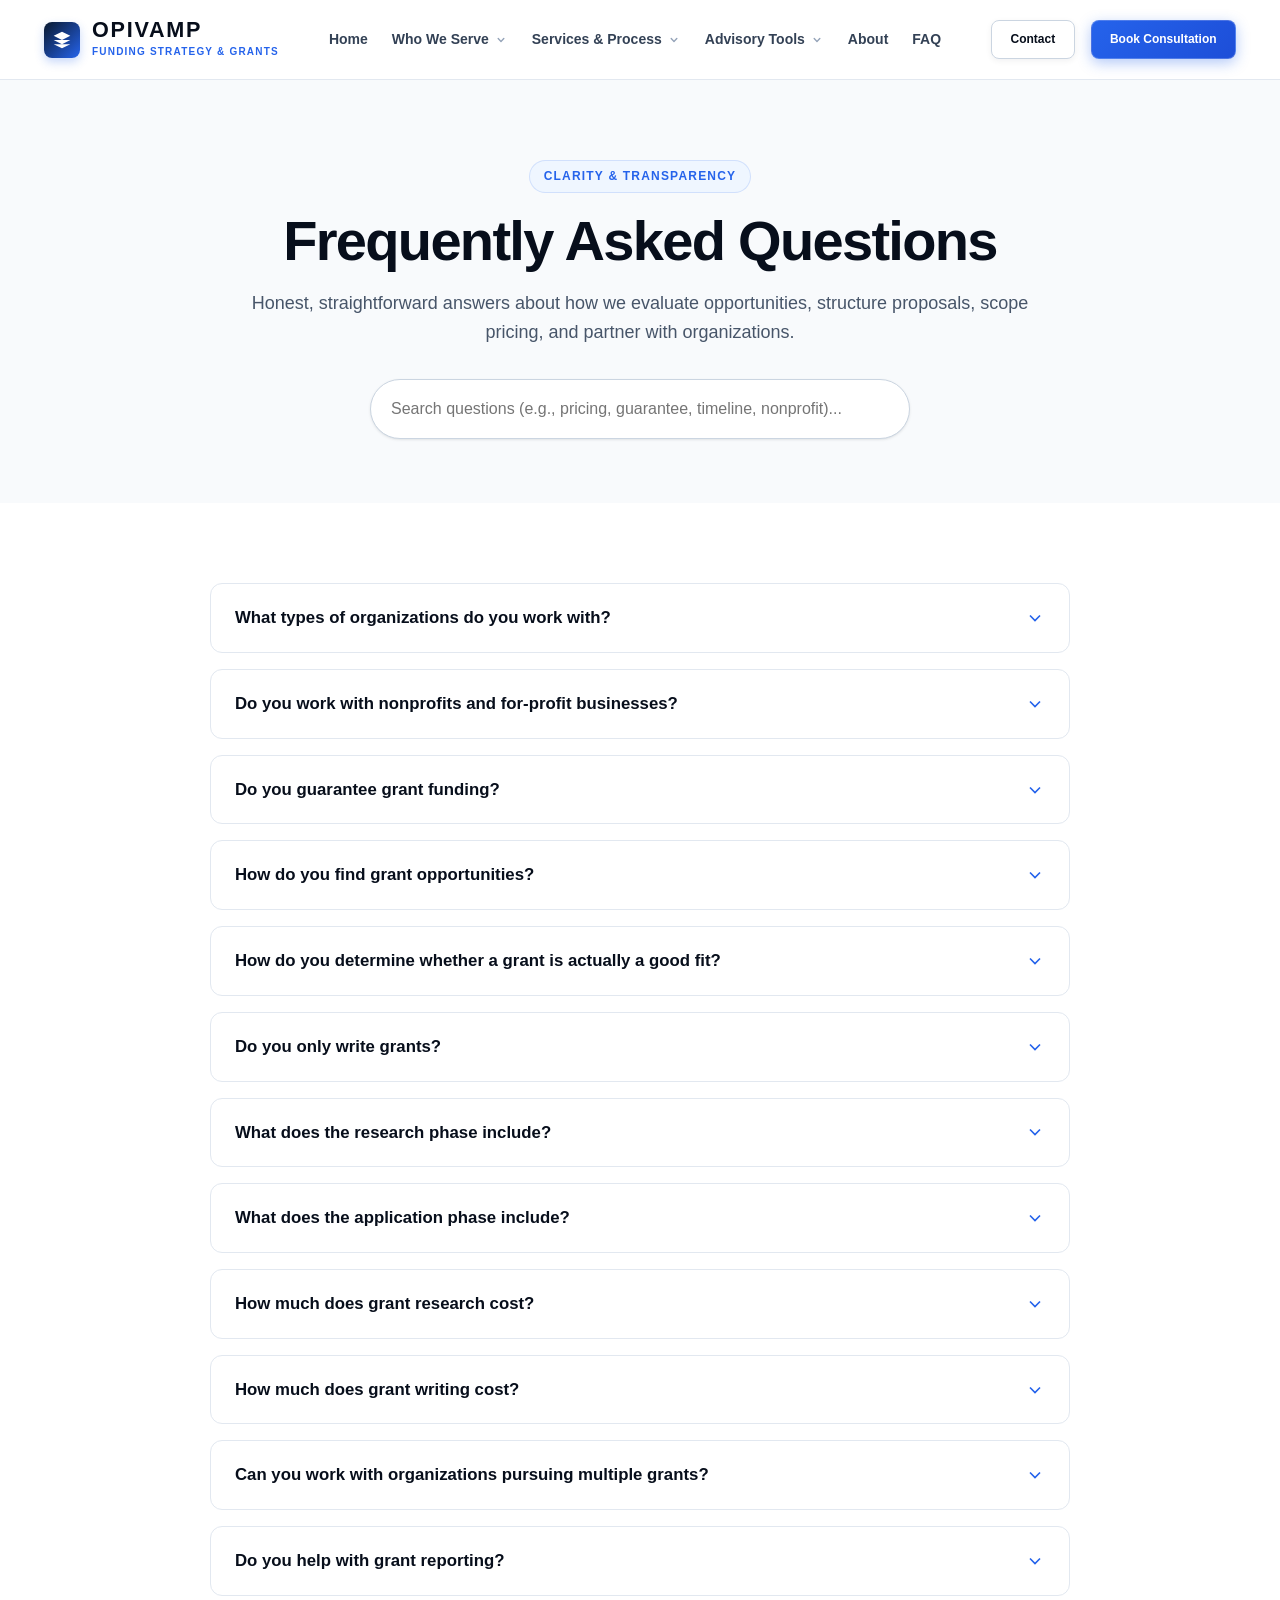
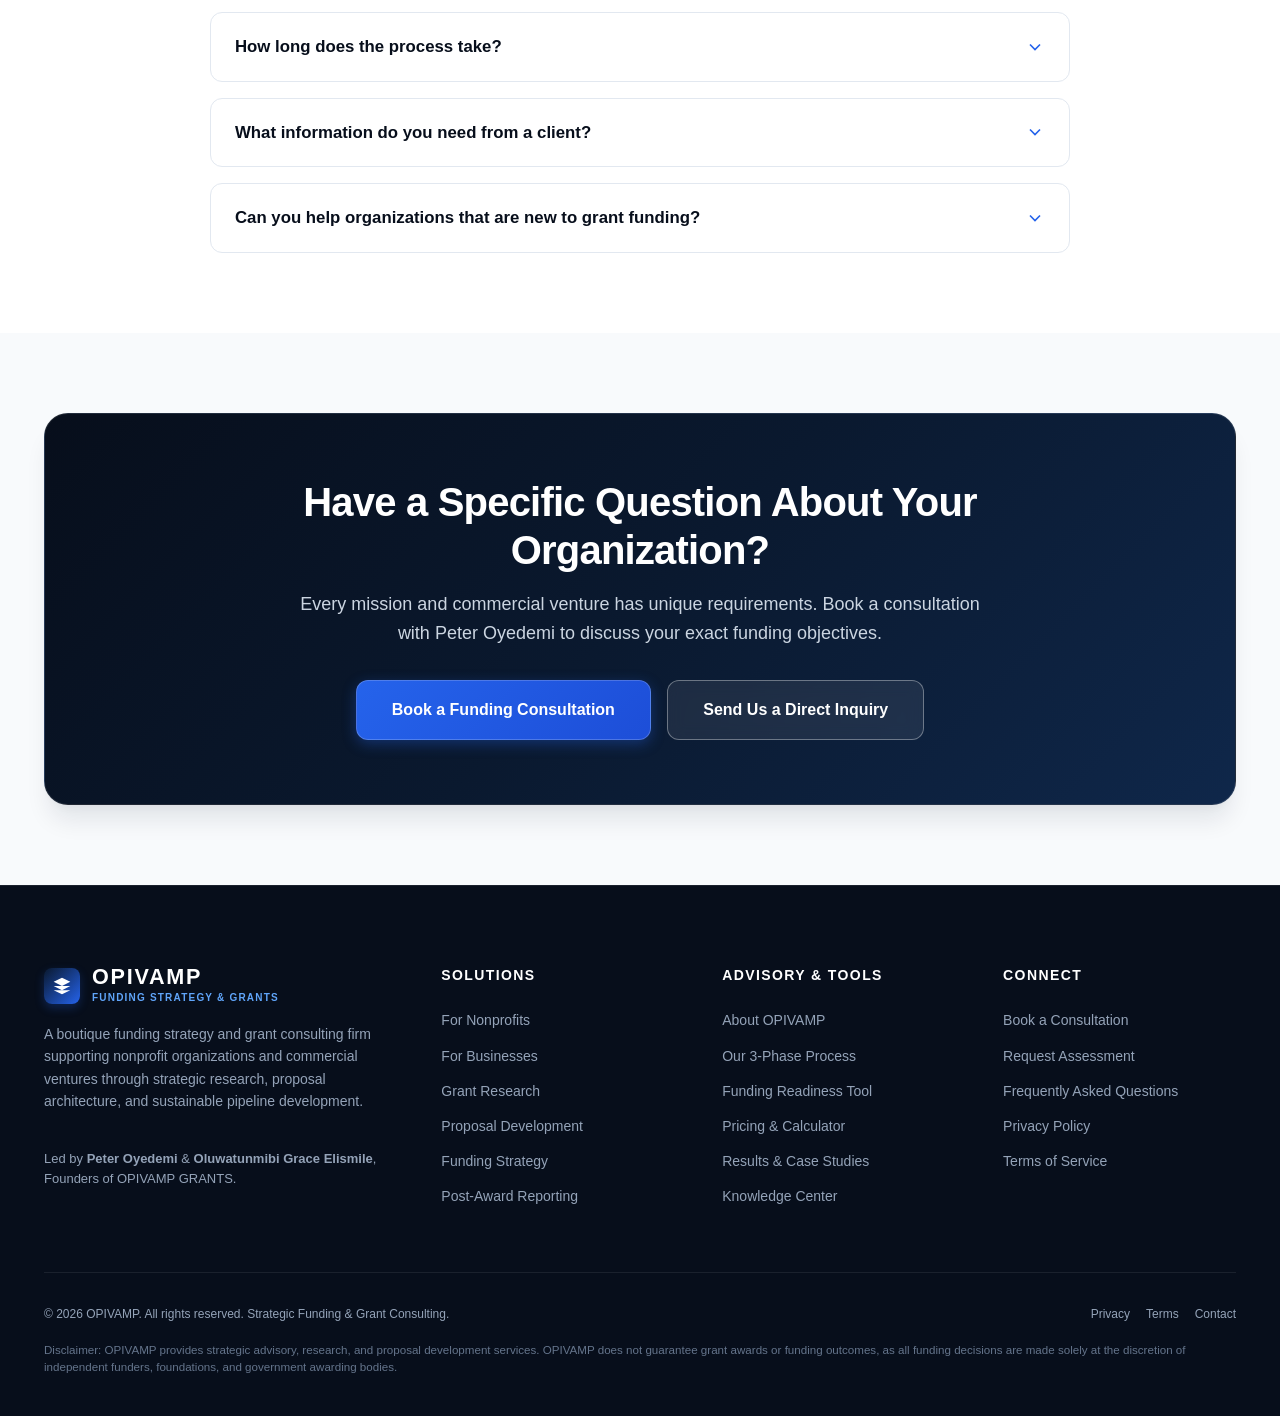
<file: faq.html>
<!DOCTYPE html>
<html lang="en">
<head>
  <meta charset="UTF-8">
  <meta name="viewport" content="width=device-width, initial-scale=1.0">
  <title>Frequently Asked Questions | OPIVAMP Funding Consulting</title>
  <meta name="description" content="Answers to common questions about grant research, proposal writing, pricing, timelines, client eligibility, and our honest advisory policies at OPIVAMP.">
  <link rel="canonical" href="https://opivamp.com/faq.html">

  <link rel="stylesheet" href="assets/css/style.css">
  <link rel="stylesheet" href="assets/css/components.css">
</head>
<body>
  <a href="#main-content" class="skip-link">Skip to main content</a>

  <!-- Header -->
  <header class="site-header">
    <div class="container header-container">
      <a href="index.html" class="brand-logo" aria-label="OPIVAMP Homepage">
        <div class="logo-symbol">
          <svg viewBox="0 0 24 24"><path d="M12 2L2 7l10 5 10-5-10-5zM2 17l10 5 10-5M2 12l10 5 10-5"/></svg>
        </div>
        <div class="brand-name">
          <span class="brand-title">OPIVAMP</span>
          <span class="brand-tagline">Funding Strategy & Grants</span>
        </div>
      </a>

            <!-- Compact, Decent Desktop Navigation with Dropdowns -->
      <nav class="nav-menu" aria-label="Primary Navigation">
        <a href="index.html" class="nav-link">Home</a>

        <!-- Dropdown: Who We Serve -->
        <div class="nav-item-dropdown">
          <button class="dropdown-trigger" aria-expanded="false" aria-haspopup="true">
            <span>Who We Serve</span>
            <svg viewBox="0 0 20 20" fill="currentColor"><path fill-rule="evenodd" d="M5.293 7.293a1 1 0 011.414 0L10 10.586l3.293-3.293a1 1 0 111.414 1.414l-4 4a1 1 0 01-1.414 0l-4-4a1 1 0 010-1.414z" clip-rule="evenodd"/></svg>
          </button>
          <div class="dropdown-menu">
            <a href="nonprofits.html" class="dropdown-item">
              <div class="dropdown-item-icon">
                <svg viewBox="0 0 24 24" fill="none" stroke="currentColor" stroke-width="2"><path d="M17 21v-2a4 4 0 0 0-4-4H5a4 4 0 0 0-4 4v2"/><circle cx="9" cy="7" r="4"/><path d="M23 21v-2a4 4 0 0 0-3-3.87"/><path d="M16 3.13a4 4 0 0 1 0 7.75"/></svg>
              </div>
              <div class="dropdown-item-text">
                <span class="dropdown-item-title">For Nonprofits</span>
                <span class="dropdown-item-desc">501(c)(3) & Community Grants</span>
              </div>
            </a>
            <a href="businesses.html" class="dropdown-item">
              <div class="dropdown-item-icon">
                <svg viewBox="0 0 24 24" fill="none" stroke="currentColor" stroke-width="2"><line x1="12" y1="1" x2="12" y2="23"/><path d="M17 5H9.5a3.5 3.5 0 0 0 0 7h5a3.5 3.5 0 0 1 0 7H6"/></svg>
              </div>
              <div class="dropdown-item-text">
                <span class="dropdown-item-title">For Businesses</span>
                <span class="dropdown-item-desc">Non-Dilutive & Growth Grants</span>
              </div>
            </a>
          </div>
        </div>

        <!-- Dropdown: Services & Approach -->
        <div class="nav-item-dropdown">
          <button class="dropdown-trigger" aria-expanded="false" aria-haspopup="true">
            <span>Services & Process</span>
            <svg viewBox="0 0 20 20" fill="currentColor"><path fill-rule="evenodd" d="M5.293 7.293a1 1 0 011.414 0L10 10.586l3.293-3.293a1 1 0 111.414 1.414l-4 4a1 1 0 01-1.414 0l-4-4a1 1 0 010-1.414z" clip-rule="evenodd"/></svg>
          </button>
          <div class="dropdown-menu">
            <a href="services.html" class="dropdown-item">
              <div class="dropdown-item-icon">
                <svg viewBox="0 0 24 24" fill="none" stroke="currentColor" stroke-width="2"><path d="M14 2H6a2 2 0 0 0-2 2v16a2 2 0 0 0 2 2h12a2 2 0 0 0 2-2V8z"/><polyline points="14 2 14 8 20 8"/></svg>
              </div>
              <div class="dropdown-item-text">
                <span class="dropdown-item-title">Our Services</span>
                <span class="dropdown-item-desc">Research, Proposals & Reporting</span>
              </div>
            </a>
            <a href="process.html" class="dropdown-item">
              <div class="dropdown-item-icon">
                <svg viewBox="0 0 24 24" fill="none" stroke="currentColor" stroke-width="2"><polyline points="22 12 18 12 15 21 9 3 6 12 2 12"/></svg>
              </div>
              <div class="dropdown-item-text">
                <span class="dropdown-item-title">Our 3-Phase Process</span>
                <span class="dropdown-item-desc">From Discovery to Reporting</span>
              </div>
            </a>
            <a href="pricing.html" class="dropdown-item">
              <div class="dropdown-item-icon">
                <svg viewBox="0 0 24 24" fill="none" stroke="currentColor" stroke-width="2"><rect x="2" y="4" width="20" height="16" rx="2"/><line x1="2" y1="10" x2="22" y2="10"/></svg>
              </div>
              <div class="dropdown-item-text">
                <span class="dropdown-item-title">Pricing & Packages</span>
                <span class="dropdown-item-desc">Transparent Rates & Estimator</span>
              </div>
            </a>
          </div>
        </div>

        <!-- Dropdown: Advisory & Tools -->
        <div class="nav-item-dropdown">
          <button class="dropdown-trigger" aria-expanded="false" aria-haspopup="true">
            <span>Advisory Tools</span>
            <svg viewBox="0 0 20 20" fill="currentColor"><path fill-rule="evenodd" d="M5.293 7.293a1 1 0 011.414 0L10 10.586l3.293-3.293a1 1 0 111.414 1.414l-4 4a1 1 0 01-1.414 0l-4-4a1 1 0 010-1.414z" clip-rule="evenodd"/></svg>
          </button>
          <div class="dropdown-menu">
            <a href="readiness.html" class="dropdown-item">
              <div class="dropdown-item-icon">
                <svg viewBox="0 0 24 24" fill="none" stroke="currentColor" stroke-width="2"><path d="M22 11.08V12a10 10 0 1 1-5.93-9.14"/><polyline points="22 4 12 14.01 9 11.01"/></svg>
              </div>
              <div class="dropdown-item-text">
                <span class="dropdown-item-title">Funding Readiness Tool</span>
                <span class="dropdown-item-desc">Interactive Score & Checklist</span>
              </div>
            </a>
            <a href="results.html" class="dropdown-item">
              <div class="dropdown-item-icon">
                <svg viewBox="0 0 24 24" fill="none" stroke="currentColor" stroke-width="2"><circle cx="12" cy="8" r="7"/><polyline points="8.21 13.89 7 23 12 20 17 23 15.79 13.88"/></svg>
              </div>
              <div class="dropdown-item-text">
                <span class="dropdown-item-title">Results & Case Studies</span>
                <span class="dropdown-item-desc">Verified Sector Frameworks</span>
              </div>
            </a>
            <a href="resources.html" class="dropdown-item">
              <div class="dropdown-item-icon">
                <svg viewBox="0 0 24 24" fill="none" stroke="currentColor" stroke-width="2"><path d="M2 3h6a4 4 0 0 1 4 4v14a3 3 0 0 0-3-3H2z"/><path d="M22 3h-6a4 4 0 0 0-4 4v14a3 3 0 0 1 3-3h7z"/></svg>
              </div>
              <div class="dropdown-item-text">
                <span class="dropdown-item-title">Knowledge Center</span>
                <span class="dropdown-item-desc">Guides, Articles & Strategies</span>
              </div>
            </a>
          </div>
        </div>

        <a href="about.html" class="nav-link">About</a>
        <a href="faq.html" class="nav-link">FAQ</a>
      </nav>

      <div class="header-cta-group">
        <a href="contact.html" class="btn btn-secondary btn-sm">Contact</a>
        <a href="consultation.html" class="btn btn-primary btn-sm">Book Consultation</a>
        <button class="mobile-toggle" aria-label="Open Navigation Menu" aria-expanded="false">
          <svg viewBox="0 0 24 24" stroke="currentColor" stroke-width="2" fill="none"><path d="M4 6h16M4 12h16M4 18h16"/></svg>
        </button>
      </div>
    </div>
  </header>

  <!-- Mobile Drawer -->
  <div class="mobile-drawer-overlay"></div>
  <aside class="mobile-drawer" aria-label="Mobile Navigation">
    <div class="mobile-drawer-header">
      <div class="brand-title">OPIVAMP</div>
      <button class="mobile-drawer-close" aria-label="Close menu" style="background:none; border:none; font-size:1.5rem; cursor:pointer;">&times;</button>
    </div>
    <nav class="mobile-nav-list">
      <a href="index.html" class="mobile-nav-link">Home</a>
      <a href="about.html" class="mobile-nav-link">About</a>
      <a href="services.html" class="mobile-nav-link">Services</a>
      <a href="nonprofits.html" class="mobile-nav-link">For Nonprofits</a>
      <a href="businesses.html" class="mobile-nav-link">For Businesses</a>
      <a href="process.html" class="mobile-nav-link">Our Process</a>
      <a href="readiness.html" class="mobile-nav-link">Funding Readiness</a>
      <a href="pricing.html" class="mobile-nav-link">Pricing</a>
      <a href="results.html" class="mobile-nav-link">Results & Studies</a>
      <a href="resources.html" class="mobile-nav-link">Resources</a>
      <a href="faq.html" class="mobile-nav-link active">FAQ</a>
      <a href="contact.html" class="mobile-nav-link">Contact</a>
    </nav>
    <a href="consultation.html" class="btn btn-primary btn-lg" style="width:100%;">Book a Consultation</a>
  </aside>

  <main id="main-content">
    <!-- Hero Header -->
    <section class="section bg-light" style="padding-top: calc(var(--space-16) + 1rem); padding-bottom: var(--space-16);">
      <div class="container container-narrow text-center">
        <div class="section-eyebrow">Clarity & Transparency</div>
        <h1 class="section-title">Frequently Asked Questions</h1>
        <p class="section-subtitle">
          Honest, straightforward answers about how we evaluate opportunities, structure proposals, scope pricing, and partner with organizations.
        </p>

        <!-- Live FAQ Filter Search Box -->
        <div style="max-width: 540px; margin: var(--space-8) auto 0;">
          <input type="text" id="faqSearchInput" class="form-control" placeholder="Search questions (e.g., pricing, guarantee, timeline, nonprofit)..." style="font-size: 1rem; padding: 1rem 1.25rem; border-radius: var(--radius-full); box-shadow: var(--shadow-sm);">
        </div>
      </div>
    </section>

    <!-- FAQ Accordion List -->
    <section class="section bg-white">
      <div class="container">
        <div class="faq-list" id="faqAccordionContainer">

          <!-- Q1 -->
          <div class="faq-item">
            <button class="faq-trigger" aria-expanded="false">
              <span>What types of organizations do you work with?</span>
              <svg class="faq-icon" viewBox="0 0 24 24" fill="none" stroke="currentColor" stroke-width="2"><polyline points="6 9 12 15 18 9"/></svg>
            </button>
            <div class="faq-content">
              <p>We work with two core client categories: <strong>Nonprofit organizations</strong> (including 501(c)(3) public charities, community foundations, youth development programs, faith-based initiatives, educational institutions, health organizations, and human services providers) and <strong>For-Profit organizations</strong> (including small businesses, early-stage startups, social enterprises, women-owned and minority-owned businesses seeking non-dilutive grants, workforce subsidies, and innovation funding).</p>
            </div>
          </div>

          <!-- Q2 -->
          <div class="faq-item">
            <button class="faq-trigger" aria-expanded="false">
              <span>Do you work with nonprofits and for-profit businesses?</span>
              <svg class="faq-icon" viewBox="0 0 24 24" fill="none" stroke="currentColor" stroke-width="2"><polyline points="6 9 12 15 18 9"/></svg>
            </button>
            <div class="faq-content">
              <p>Yes. While their organizational models differ, both nonprofits and businesses can benefit immensely from institutional funding. We tailor our advisory specifically: for nonprofits, we focus on philanthropic foundations, corporate CSR, and public service grants; for businesses, we focus on non-dilutive economic development, equipment, workforce, and commercial R&D grants.</p>
            </div>
          </div>

          <!-- Q3 - Crucial Guarantee Question -->
          <div class="faq-item">
            <button class="faq-trigger" aria-expanded="false">
              <span>Do you guarantee grant funding?</span>
              <svg class="faq-icon" viewBox="0 0 24 24" fill="none" stroke="currentColor" stroke-width="2"><polyline points="6 9 12 15 18 9"/></svg>
            </button>
            <div class="faq-content">
              <p><strong>No. OPIVAMP does not guarantee grant funding, and organizations should be cautious of any agency or freelancer that does.</strong> Funding decisions are made completely independently by external grant review panels, trustees, and government awarding officers based on changing budgets, competing applicant pools, and internal priorities. What OPIVAMP guarantees is rigorous eligibility screening, tailored funder alignment, evidence-backed narrative architecture, and adherence to professional standards that give your application its strongest competitive positioning.</p>
            </div>
          </div>

          <!-- Q4 -->
          <div class="faq-item">
            <button class="faq-trigger" aria-expanded="false">
              <span>How do you find grant opportunities?</span>
              <svg class="faq-icon" viewBox="0 0 24 24" fill="none" stroke="currentColor" stroke-width="2"><polyline points="6 9 12 15 18 9"/></svg>
            </button>
            <div class="faq-content">
              <p>We utilize comprehensive institutional databases, IRS Form 990-PF philanthropic disclosures, state economic agency portals, federal clearinghouses (such as Grants.gov), and proprietary sector research. We don't just rely on keyword searches; we cross-reference a funder's historical grant sizes, geographic giving boundaries, and past recipient profiles.</p>
            </div>
          </div>

          <!-- Q5 -->
          <div class="faq-item">
            <button class="faq-trigger" aria-expanded="false">
              <span>How do you determine whether a grant is actually a good fit?</span>
              <svg class="faq-icon" viewBox="0 0 24 24" fill="none" stroke="currentColor" stroke-width="2"><polyline points="6 9 12 15 18 9"/></svg>
            </button>
            <div class="faq-content">
              <p>We evaluate opportunities against our 5-point alignment filter: legal eligibility, geographic service area, alignment with the funder's explicit strategic priorities, feasibility of matching fund requirements, and award size relative to your operational capacity.</p>
            </div>
          </div>

          <!-- Q6 -->
          <div class="faq-item">
            <button class="faq-trigger" aria-expanded="false">
              <span>Do you only write grants?</span>
              <svg class="faq-icon" viewBox="0 0 24 24" fill="none" stroke="currentColor" stroke-width="2"><polyline points="6 9 12 15 18 9"/></svg>
            </button>
            <div class="faq-content">
              <p>No. We are a full-cycle funding consultancy. Our work includes Phase 1 opportunity research, strategic funder alignment, readiness assessments, annual pipeline calendar planning, and post-award grant reporting, impact measurement, and renewal support.</p>
            </div>
          </div>

          <!-- Q7 -->
          <div class="faq-item">
            <button class="faq-trigger" aria-expanded="false">
              <span>What does the research phase include?</span>
              <svg class="faq-icon" viewBox="0 0 24 24" fill="none" stroke="currentColor" stroke-width="2"><polyline points="6 9 12 15 18 9"/></svg>
            </button>
            <div class="faq-content">
              <p>Phase 1 includes an organizational discovery assessment, funding goals analysis, multi-tiered eligibility screening, funder historical giving analysis, verified opportunity profiles, submission deadlines, average award ranges, application requirements matrices, and a recommended priority pipeline.</p>
            </div>
          </div>

          <!-- Q8 -->
          <div class="faq-item">
            <button class="faq-trigger" aria-expanded="false">
              <span>What does the application phase include?</span>
              <svg class="faq-icon" viewBox="0 0 24 24" fill="none" stroke="currentColor" stroke-width="2"><polyline points="6 9 12 15 18 9"/></svg>
            </button>
            <div class="faq-content">
              <p>Phase 2 includes narrative architecture, problem/needs statements backed by demographic data, SMART goals and measurable objectives, program design descriptions, evaluation methodologies, sustainability plans, organizational capacity narratives, budget narrative line-item justifications, and pre-submission compliance reviews.</p>
            </div>
          </div>

          <!-- Q9 -->
          <div class="faq-item">
            <button class="faq-trigger" aria-expanded="false">
              <span>How much does grant research cost?</span>
              <svg class="faq-icon" viewBox="0 0 24 24" fill="none" stroke="currentColor" stroke-width="2"><polyline points="6 9 12 15 18 9"/></svg>
            </button>
            <div class="faq-content">
              <p>Our Research Package starts at <strong>$50 per aligned funding opportunity</strong>, delivering verified eligibility, funding history, and strategic fit analysis. Multi-opportunity portfolios can be bundled for comprehensive annual pipelines.</p>
            </div>
          </div>

          <!-- Q10 -->
          <div class="faq-item">
            <button class="faq-trigger" aria-expanded="false">
              <span>How much does grant writing cost?</span>
              <svg class="faq-icon" viewBox="0 0 24 24" fill="none" stroke="currentColor" stroke-width="2"><polyline points="6 9 12 15 18 9"/></svg>
            </button>
            <div class="faq-content">
              <p>Our Application Package starts at <strong>$150 per grant application</strong> for standard foundation and corporate proposals. More complex federal solicitations or specialized NOFOs are scoped individually based on narrative depth and documentation requirements.</p>
            </div>
          </div>

          <!-- Q11 -->
          <div class="faq-item">
            <button class="faq-trigger" aria-expanded="false">
              <span>Can you work with organizations pursuing multiple grants?</span>
              <svg class="faq-icon" viewBox="0 0 24 24" fill="none" stroke="currentColor" stroke-width="2"><polyline points="6 9 12 15 18 9"/></svg>
            </button>
            <div class="faq-content">
              <p>Yes, in fact, we actively encourage it. Building a diversified pipeline is the core of our advisory philosophy. For organizations pursuing 5 or more aligned opportunities, we offer <strong>30% OFF the 5th application fee</strong> to encourage a multi-funder portfolio.</p>
            </div>
          </div>

          <!-- Q12 -->
          <div class="faq-item">
            <button class="faq-trigger" aria-expanded="false">
              <span>Do you help with grant reporting?</span>
              <svg class="faq-icon" viewBox="0 0 24 24" fill="none" stroke="currentColor" stroke-width="2"><polyline points="6 9 12 15 18 9"/></svg>
            </button>
            <div class="faq-content">
              <p>Yes. In Phase 3 (Post-Award Support), we assist clients with milestone tracking, interim progress reports, annual impact documentation, and funder communications that set the stage for multi-year grant renewals.</p>
            </div>
          </div>

          <!-- Q13 -->
          <div class="faq-item">
            <button class="faq-trigger" aria-expanded="false">
              <span>How long does the process take?</span>
              <svg class="faq-icon" viewBox="0 0 24 24" fill="none" stroke="currentColor" stroke-width="2"><polyline points="6 9 12 15 18 9"/></svg>
            </button>
            <div class="faq-content">
              <p>Phase 1 (Opportunity Research & Alignment) generally takes 1 to 2 weeks. Proposal development in Phase 2 typically takes 2 to 4 weeks, depending on the complexity of the funder's application portal and the turnaround time for your organizational attachments.</p>
            </div>
          </div>

          <!-- Q14 -->
          <div class="faq-item">
            <button class="faq-trigger" aria-expanded="false">
              <span>What information do you need from a client?</span>
              <svg class="faq-icon" viewBox="0 0 24 24" fill="none" stroke="currentColor" stroke-width="2"><polyline points="6 9 12 15 18 9"/></svg>
            </button>
            <div class="faq-content">
              <p>We typically need your organizational formation documents (501(c)(3) letter or articles of incorporation), recent financial statements or Form 990, current annual operating budget, detailed descriptions of your programs, leadership/board bios, and any past impact metrics or client testimonials.</p>
            </div>
          </div>

          <!-- Q15 -->
          <div class="faq-item">
            <button class="faq-trigger" aria-expanded="false">
              <span>Can you help organizations that are new to grant funding?</span>
              <svg class="faq-icon" viewBox="0 0 24 24" fill="none" stroke="currentColor" stroke-width="2"><polyline points="6 9 12 15 18 9"/></svg>
            </button>
            <div class="faq-content">
              <p>Absolutely. For newly established nonprofits or businesses, we often begin with our <strong>Funding Readiness Assessment</strong> to ensure that your governance, program descriptions, and budgets meet institutional standards before investing capital in proposal drafting.</p>
            </div>
          </div>

        </div>
      </div>
    </section>

    <!-- Closing CTA Banner -->
    <section class="section bg-light">
      <div class="container">
        <div class="cta-banner">
          <div class="cta-banner-content">
            <h2>Have a Specific Question About Your Organization?</h2>
            <p>
              Every mission and commercial venture has unique requirements. Book a consultation with Peter Oyedemi to discuss your exact funding objectives.
            </p>
            <div style="display: flex; justify-content: center; gap: var(--space-4); flex-wrap: wrap;">
              <a href="consultation.html" class="btn btn-primary btn-lg">Book a Funding Consultation</a>
              <a href="contact.html" class="btn btn-outline-white btn-lg">Send Us a Direct Inquiry</a>
            </div>
          </div>
        </div>
      </div>
    </section>
  </main>

  <!-- Footer -->
  <footer class="site-footer">
    <div class="container">
      <div class="footer-grid">
        <div class="footer-brand">
          <div class="brand-logo" style="color: var(--color-white);">
            <div class="logo-symbol">
              <svg viewBox="0 0 24 24"><path d="M12 2L2 7l10 5 10-5-10-5zM2 17l10 5 10-5M2 12l10 5 10-5"/></svg>
            </div>
            <div class="brand-name">
              <span class="brand-title">OPIVAMP</span>
              <span class="brand-tagline" style="color: #60a5fa;">Funding Strategy & Grants</span>
            </div>
          </div>
          <p>
            A boutique funding strategy and grant consulting firm supporting nonprofit organizations and commercial ventures through strategic research, proposal architecture, and sustainable pipeline development.
          </p>
          <p style="font-size: 0.8125rem; color: #94a3b8;">
            Led by <strong>Peter Oyedemi</strong> & <strong>Oluwatunmibi Grace Elismile</strong>, Founders of OPIVAMP GRANTS.
          </p>
        </div>

        <div class="footer-col">
          <h4 class="footer-heading">Solutions</h4>
          <div class="footer-links">
            <a href="nonprofits.html" class="footer-link">For Nonprofits</a>
            <a href="businesses.html" class="footer-link">For Businesses</a>
            <a href="services.html#research" class="footer-link">Grant Research</a>
            <a href="services.html#applications" class="footer-link">Proposal Development</a>
            <a href="services.html#strategy" class="footer-link">Funding Strategy</a>
            <a href="services.html#reporting" class="footer-link">Post-Award Reporting</a>
          </div>
        </div>

        <div class="footer-col">
          <h4 class="footer-heading">Advisory & Tools</h4>
          <div class="footer-links">
            <a href="about.html" class="footer-link">About OPIVAMP</a>
            <a href="process.html" class="footer-link">Our 3-Phase Process</a>
            <a href="readiness.html" class="footer-link">Funding Readiness Tool</a>
            <a href="pricing.html" class="footer-link">Pricing & Calculator</a>
            <a href="results.html" class="footer-link">Results & Case Studies</a>
            <a href="resources.html" class="footer-link">Knowledge Center</a>
          </div>
        </div>

        <div class="footer-col">
          <h4 class="footer-heading">Connect</h4>
          <div class="footer-links">
            <a href="consultation.html" class="footer-link">Book a Consultation</a>
            <a href="contact.html" class="footer-link">Request Assessment</a>
            <a href="faq.html" class="footer-link">Frequently Asked Questions</a>
            <a href="privacy.html" class="footer-link">Privacy Policy</a>
            <a href="terms.html" class="footer-link">Terms of Service</a>
          </div>
        </div>
      </div>

      <div class="footer-bottom">
        <div>&copy; 2026 OPIVAMP. All rights reserved. Strategic Funding & Grant Consulting.</div>
        <div style="display: flex; gap: var(--space-4);">
          <a href="privacy.html" style="color: var(--color-slate-400);">Privacy</a>
          <a href="terms.html" style="color: var(--color-slate-400);">Terms</a>
          <a href="contact.html" style="color: var(--color-slate-400);">Contact</a>
        </div>
      </div>
      <p class="footer-legal-note">
        Disclaimer: OPIVAMP provides strategic advisory, research, and proposal development services. OPIVAMP does not guarantee grant awards or funding outcomes, as all funding decisions are made solely at the discretion of independent funders, foundations, and government awarding bodies.
      </p>
    </div>
  </footer>

  <script src="assets/js/main.js"></script>
  <script>
    // Simple live search filter for FAQ page
    document.addEventListener('DOMContentLoaded', () => {
      const searchInput = document.getElementById('faqSearchInput');
      const faqItems = document.querySelectorAll('.faq-item');

      if (!searchInput) return;

      searchInput.addEventListener('input', (e) => {
        const query = e.target.value.toLowerCase().trim();

        faqItems.forEach((item) => {
          const text = item.textContent.toLowerCase();
          if (text.includes(query)) {
            item.style.display = 'block';
          } else {
            item.style.display = 'none';
          }
        });
      });
    });
  </script>
  <!-- Tawk.to Live Chat -->
  <script type="text/javascript">
  var Tawk_API = Tawk_API || {}, Tawk_LoadStart = new Date();
  (function(){
  var s1 = document.createElement("script"), s0 = document.getElementsByTagName("script")[0];
  s1.async = true;
  s1.src = 'https://embed.tawk.to/6aa4995d0f09ed34497bc706/1k29fe5gn';
  s1.charset = 'UTF-8';
  s1.setAttribute('crossorigin', '*');
  s0.parentNode.insertBefore(s1, s0);
  })();
  </script>
</body>
</html>
</file>
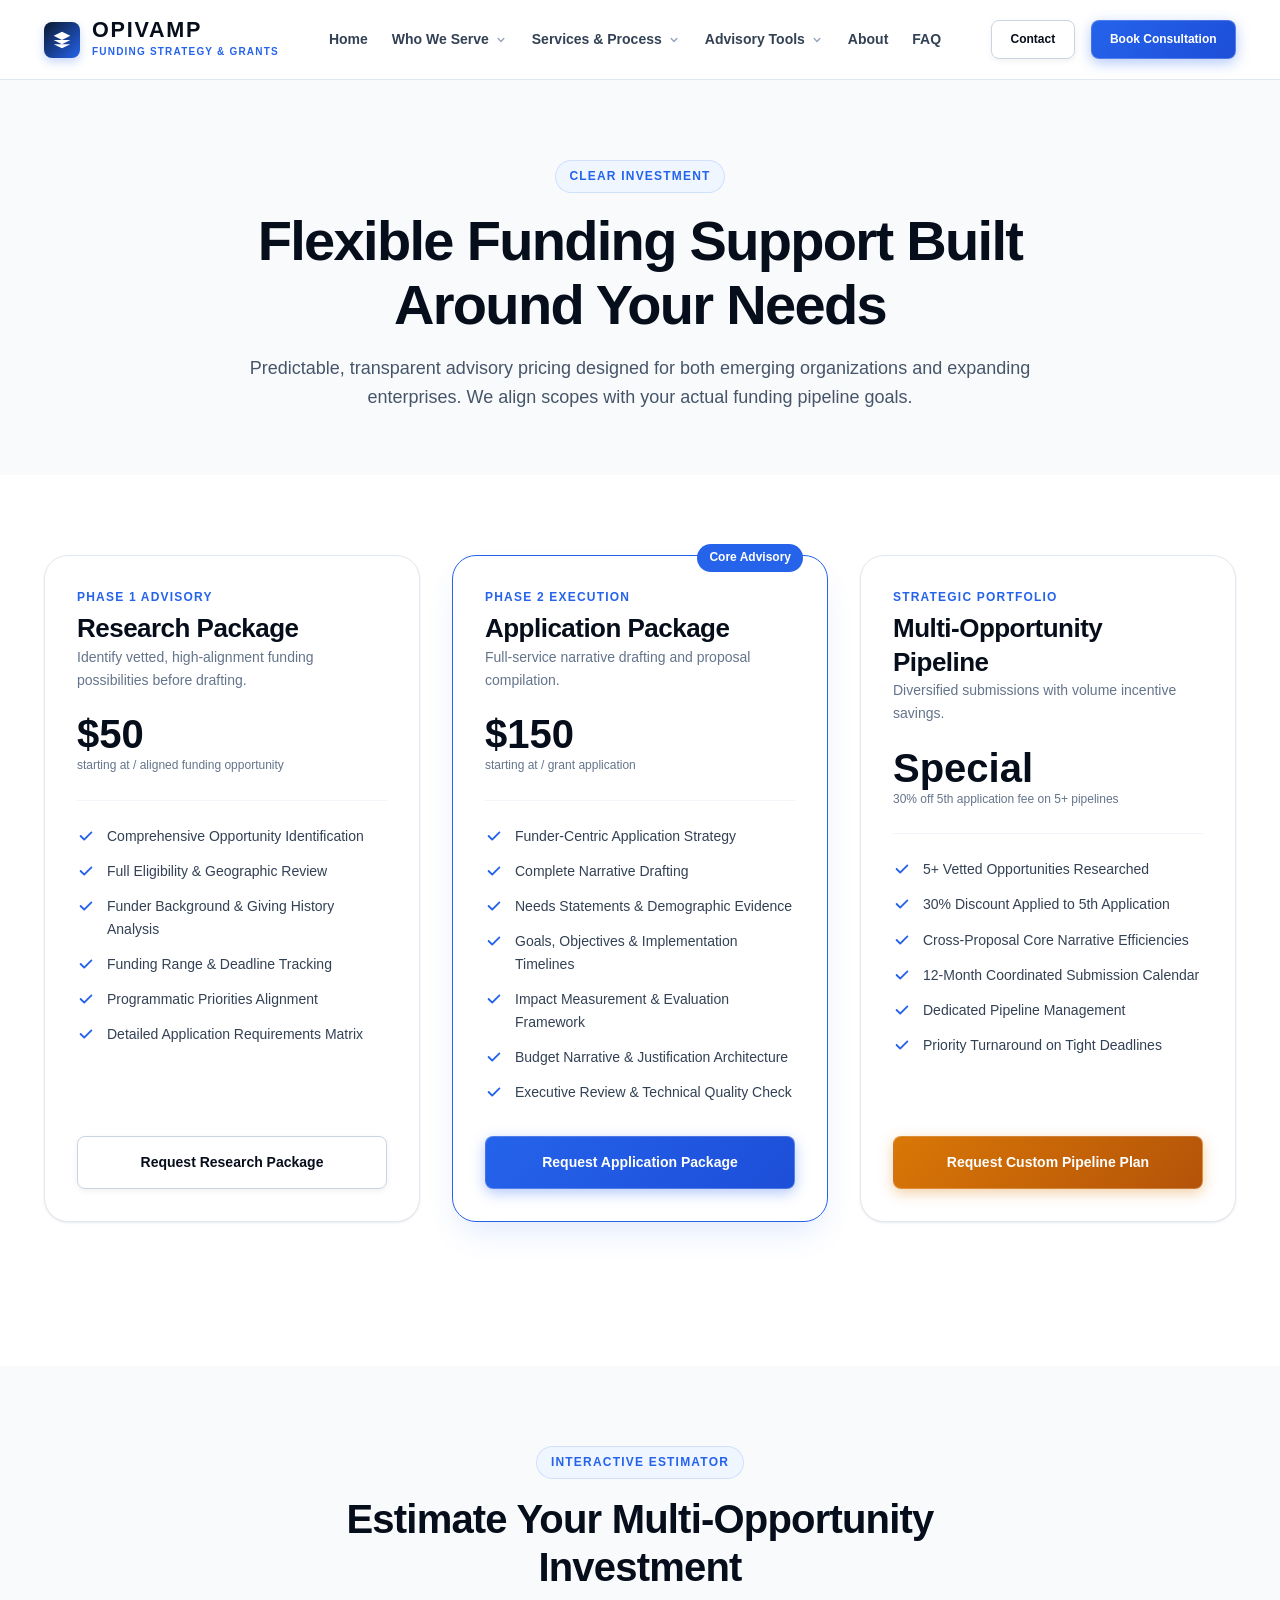
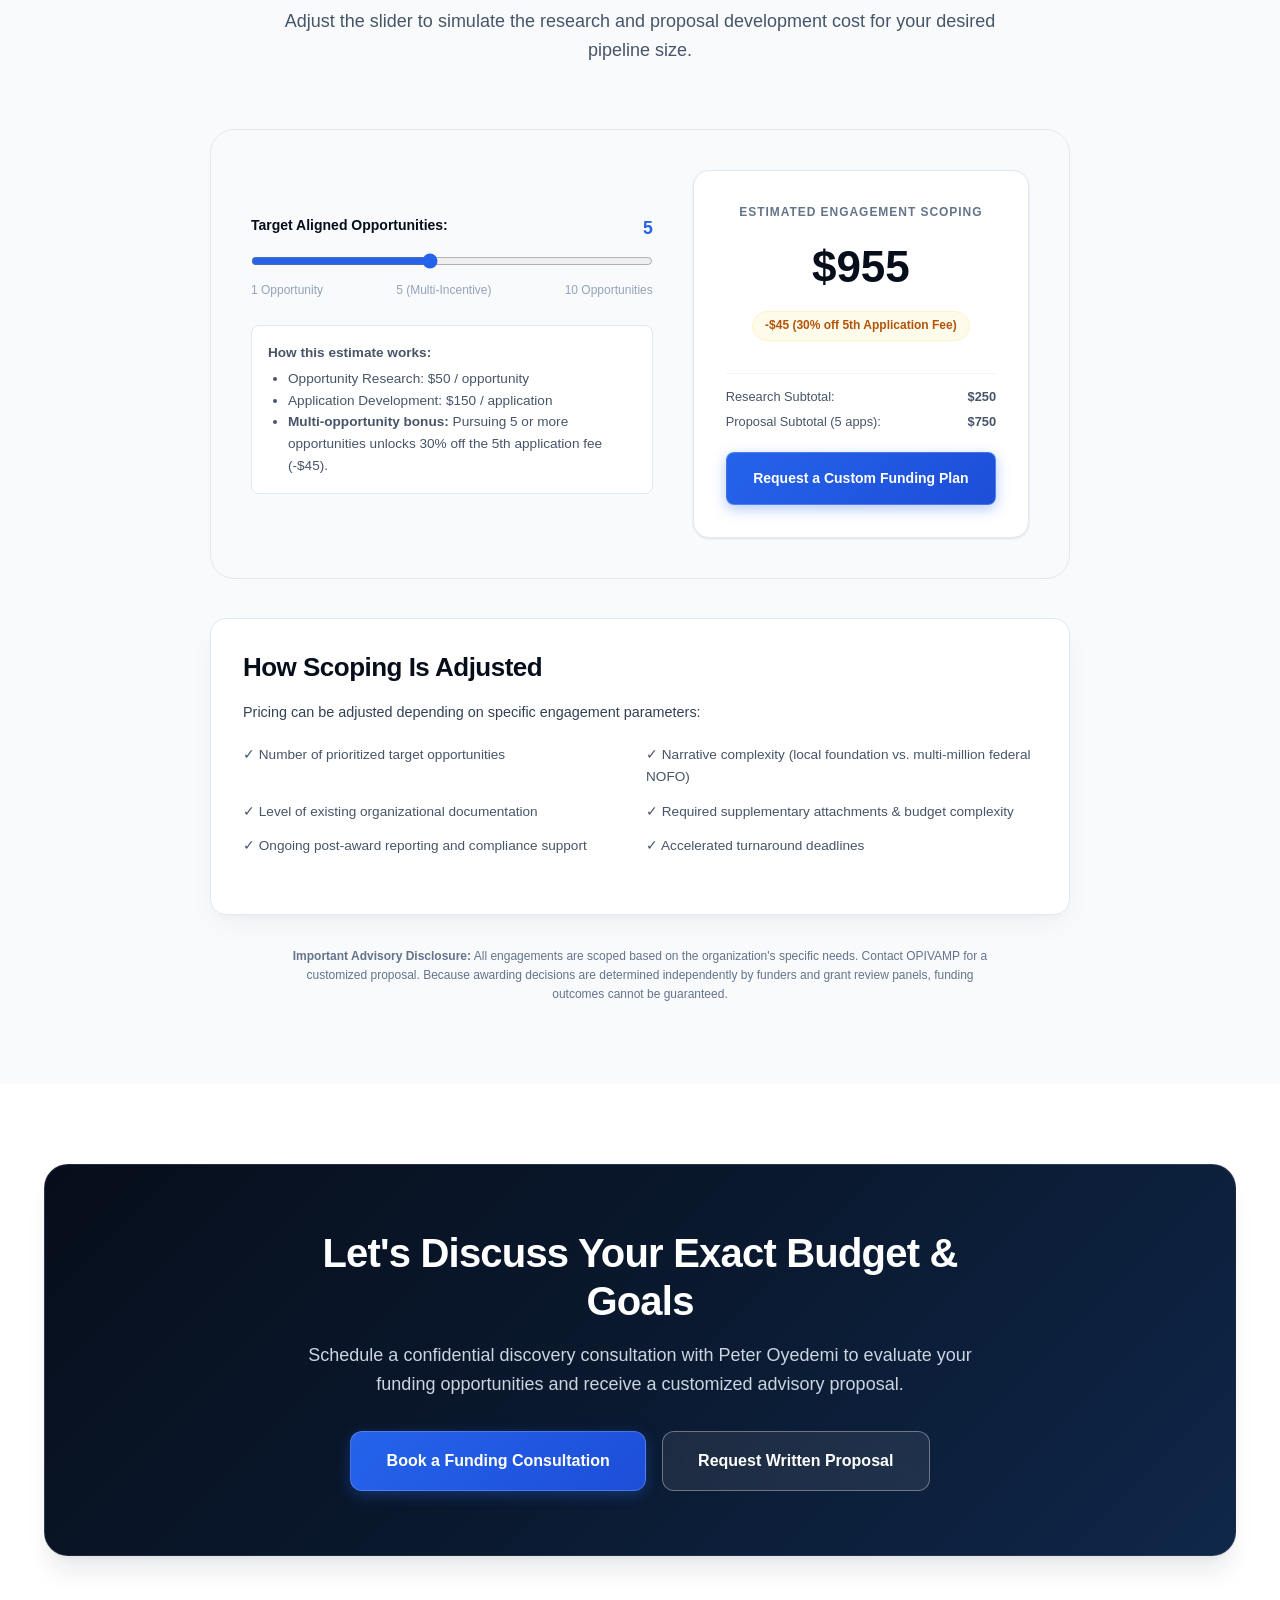
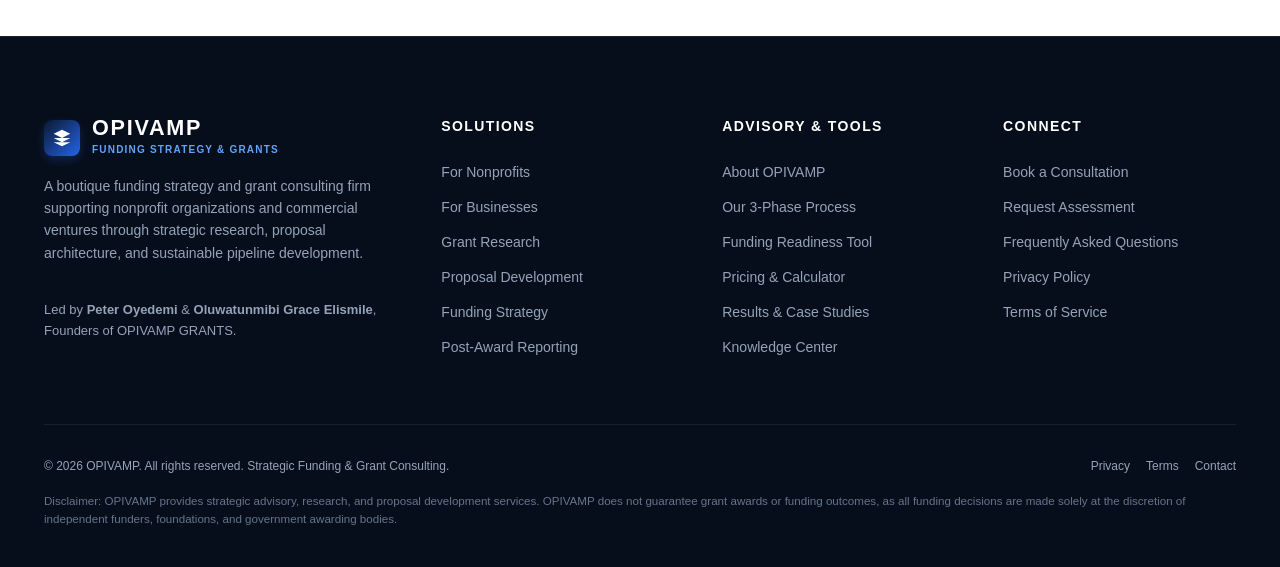
<file: pricing.html>
<!DOCTYPE html>
<html lang="en">
<head>
  <meta charset="UTF-8">
  <meta name="viewport" content="width=device-width, initial-scale=1.0">
  <title>Transparent Pricing & Funding Packages | OPIVAMP</title>
  <meta name="description" content="Explore OPIVAMP's transparent funding advisory pricing: Research packages from $50/opportunity, application development from $150/application, and multi-opportunity incentives.">
  <link rel="canonical" href="https://opivamp.com/pricing.html">

  <link rel="stylesheet" href="assets/css/style.css">
  <link rel="stylesheet" href="assets/css/components.css">
</head>
<body>
  <a href="#main-content" class="skip-link">Skip to main content</a>

  <!-- Header -->
  <header class="site-header">
    <div class="container header-container">
      <a href="index.html" class="brand-logo" aria-label="OPIVAMP Homepage">
        <div class="logo-symbol">
          <svg viewBox="0 0 24 24"><path d="M12 2L2 7l10 5 10-5-10-5zM2 17l10 5 10-5M2 12l10 5 10-5"/></svg>
        </div>
        <div class="brand-name">
          <span class="brand-title">OPIVAMP</span>
          <span class="brand-tagline">Funding Strategy & Grants</span>
        </div>
      </a>

            <!-- Compact, Decent Desktop Navigation with Dropdowns -->
      <nav class="nav-menu" aria-label="Primary Navigation">
        <a href="index.html" class="nav-link">Home</a>

        <!-- Dropdown: Who We Serve -->
        <div class="nav-item-dropdown">
          <button class="dropdown-trigger" aria-expanded="false" aria-haspopup="true">
            <span>Who We Serve</span>
            <svg viewBox="0 0 20 20" fill="currentColor"><path fill-rule="evenodd" d="M5.293 7.293a1 1 0 011.414 0L10 10.586l3.293-3.293a1 1 0 111.414 1.414l-4 4a1 1 0 01-1.414 0l-4-4a1 1 0 010-1.414z" clip-rule="evenodd"/></svg>
          </button>
          <div class="dropdown-menu">
            <a href="nonprofits.html" class="dropdown-item">
              <div class="dropdown-item-icon">
                <svg viewBox="0 0 24 24" fill="none" stroke="currentColor" stroke-width="2"><path d="M17 21v-2a4 4 0 0 0-4-4H5a4 4 0 0 0-4 4v2"/><circle cx="9" cy="7" r="4"/><path d="M23 21v-2a4 4 0 0 0-3-3.87"/><path d="M16 3.13a4 4 0 0 1 0 7.75"/></svg>
              </div>
              <div class="dropdown-item-text">
                <span class="dropdown-item-title">For Nonprofits</span>
                <span class="dropdown-item-desc">501(c)(3) & Community Grants</span>
              </div>
            </a>
            <a href="businesses.html" class="dropdown-item">
              <div class="dropdown-item-icon">
                <svg viewBox="0 0 24 24" fill="none" stroke="currentColor" stroke-width="2"><line x1="12" y1="1" x2="12" y2="23"/><path d="M17 5H9.5a3.5 3.5 0 0 0 0 7h5a3.5 3.5 0 0 1 0 7H6"/></svg>
              </div>
              <div class="dropdown-item-text">
                <span class="dropdown-item-title">For Businesses</span>
                <span class="dropdown-item-desc">Non-Dilutive & Growth Grants</span>
              </div>
            </a>
          </div>
        </div>

        <!-- Dropdown: Services & Approach -->
        <div class="nav-item-dropdown">
          <button class="dropdown-trigger" aria-expanded="false" aria-haspopup="true">
            <span>Services & Process</span>
            <svg viewBox="0 0 20 20" fill="currentColor"><path fill-rule="evenodd" d="M5.293 7.293a1 1 0 011.414 0L10 10.586l3.293-3.293a1 1 0 111.414 1.414l-4 4a1 1 0 01-1.414 0l-4-4a1 1 0 010-1.414z" clip-rule="evenodd"/></svg>
          </button>
          <div class="dropdown-menu">
            <a href="services.html" class="dropdown-item">
              <div class="dropdown-item-icon">
                <svg viewBox="0 0 24 24" fill="none" stroke="currentColor" stroke-width="2"><path d="M14 2H6a2 2 0 0 0-2 2v16a2 2 0 0 0 2 2h12a2 2 0 0 0 2-2V8z"/><polyline points="14 2 14 8 20 8"/></svg>
              </div>
              <div class="dropdown-item-text">
                <span class="dropdown-item-title">Our Services</span>
                <span class="dropdown-item-desc">Research, Proposals & Reporting</span>
              </div>
            </a>
            <a href="process.html" class="dropdown-item">
              <div class="dropdown-item-icon">
                <svg viewBox="0 0 24 24" fill="none" stroke="currentColor" stroke-width="2"><polyline points="22 12 18 12 15 21 9 3 6 12 2 12"/></svg>
              </div>
              <div class="dropdown-item-text">
                <span class="dropdown-item-title">Our 3-Phase Process</span>
                <span class="dropdown-item-desc">From Discovery to Reporting</span>
              </div>
            </a>
            <a href="pricing.html" class="dropdown-item">
              <div class="dropdown-item-icon">
                <svg viewBox="0 0 24 24" fill="none" stroke="currentColor" stroke-width="2"><rect x="2" y="4" width="20" height="16" rx="2"/><line x1="2" y1="10" x2="22" y2="10"/></svg>
              </div>
              <div class="dropdown-item-text">
                <span class="dropdown-item-title">Pricing & Packages</span>
                <span class="dropdown-item-desc">Transparent Rates & Estimator</span>
              </div>
            </a>
          </div>
        </div>

        <!-- Dropdown: Advisory & Tools -->
        <div class="nav-item-dropdown">
          <button class="dropdown-trigger" aria-expanded="false" aria-haspopup="true">
            <span>Advisory Tools</span>
            <svg viewBox="0 0 20 20" fill="currentColor"><path fill-rule="evenodd" d="M5.293 7.293a1 1 0 011.414 0L10 10.586l3.293-3.293a1 1 0 111.414 1.414l-4 4a1 1 0 01-1.414 0l-4-4a1 1 0 010-1.414z" clip-rule="evenodd"/></svg>
          </button>
          <div class="dropdown-menu">
            <a href="readiness.html" class="dropdown-item">
              <div class="dropdown-item-icon">
                <svg viewBox="0 0 24 24" fill="none" stroke="currentColor" stroke-width="2"><path d="M22 11.08V12a10 10 0 1 1-5.93-9.14"/><polyline points="22 4 12 14.01 9 11.01"/></svg>
              </div>
              <div class="dropdown-item-text">
                <span class="dropdown-item-title">Funding Readiness Tool</span>
                <span class="dropdown-item-desc">Interactive Score & Checklist</span>
              </div>
            </a>
            <a href="results.html" class="dropdown-item">
              <div class="dropdown-item-icon">
                <svg viewBox="0 0 24 24" fill="none" stroke="currentColor" stroke-width="2"><circle cx="12" cy="8" r="7"/><polyline points="8.21 13.89 7 23 12 20 17 23 15.79 13.88"/></svg>
              </div>
              <div class="dropdown-item-text">
                <span class="dropdown-item-title">Results & Case Studies</span>
                <span class="dropdown-item-desc">Verified Sector Frameworks</span>
              </div>
            </a>
            <a href="resources.html" class="dropdown-item">
              <div class="dropdown-item-icon">
                <svg viewBox="0 0 24 24" fill="none" stroke="currentColor" stroke-width="2"><path d="M2 3h6a4 4 0 0 1 4 4v14a3 3 0 0 0-3-3H2z"/><path d="M22 3h-6a4 4 0 0 0-4 4v14a3 3 0 0 1 3-3h7z"/></svg>
              </div>
              <div class="dropdown-item-text">
                <span class="dropdown-item-title">Knowledge Center</span>
                <span class="dropdown-item-desc">Guides, Articles & Strategies</span>
              </div>
            </a>
          </div>
        </div>

        <a href="about.html" class="nav-link">About</a>
        <a href="faq.html" class="nav-link">FAQ</a>
      </nav>

      <div class="header-cta-group">
        <a href="contact.html" class="btn btn-secondary btn-sm">Contact</a>
        <a href="consultation.html" class="btn btn-primary btn-sm">Book Consultation</a>
        <button class="mobile-toggle" aria-label="Open Navigation Menu" aria-expanded="false">
          <svg viewBox="0 0 24 24" stroke="currentColor" stroke-width="2" fill="none"><path d="M4 6h16M4 12h16M4 18h16"/></svg>
        </button>
      </div>
    </div>
  </header>

  <!-- Mobile Drawer -->
  <div class="mobile-drawer-overlay"></div>
  <aside class="mobile-drawer" aria-label="Mobile Navigation">
    <div class="mobile-drawer-header">
      <div class="brand-title">OPIVAMP</div>
      <button class="mobile-drawer-close" aria-label="Close menu" style="background:none; border:none; font-size:1.5rem; cursor:pointer;">&times;</button>
    </div>
    <nav class="mobile-nav-list">
      <a href="index.html" class="mobile-nav-link">Home</a>
      <a href="about.html" class="mobile-nav-link">About</a>
      <a href="services.html" class="mobile-nav-link">Services</a>
      <a href="nonprofits.html" class="mobile-nav-link">For Nonprofits</a>
      <a href="businesses.html" class="mobile-nav-link">For Businesses</a>
      <a href="process.html" class="mobile-nav-link">Our Process</a>
      <a href="readiness.html" class="mobile-nav-link">Funding Readiness</a>
      <a href="pricing.html" class="mobile-nav-link active">Pricing</a>
      <a href="resources.html" class="mobile-nav-link">Resources</a>
      <a href="faq.html" class="mobile-nav-link">FAQ</a>
      <a href="contact.html" class="mobile-nav-link">Contact</a>
    </nav>
    <a href="consultation.html" class="btn btn-primary btn-lg" style="width:100%;">Book a Consultation</a>
  </aside>

  <main id="main-content">
    <!-- Hero Header -->
    <section class="section bg-light" style="padding-top: calc(var(--space-16) + 1rem); padding-bottom: var(--space-16);">
      <div class="container container-narrow text-center">
        <div class="section-eyebrow">Clear Investment</div>
        <h1 class="section-title">Flexible Funding Support Built Around Your Needs</h1>
        <p class="section-subtitle">
          Predictable, transparent advisory pricing designed for both emerging organizations and expanding enterprises. We align scopes with your actual funding pipeline goals.
        </p>
      </div>
    </section>

    <!-- Pricing Cards Grid -->
    <section class="section bg-white">
      <div class="container">
        <div class="pricing-grid">
          <!-- Research Package -->
          <div class="pricing-card reveal">
            <div class="pricing-header">
              <div class="pricing-tag">Phase 1 Advisory</div>
              <h3>Research Package</h3>
              <p class="text-muted" style="font-size:0.875rem;">Identify vetted, high-alignment funding possibilities before drafting.</p>
              <div class="pricing-price">$50</div>
              <div class="pricing-price-sub">starting at / aligned funding opportunity</div>
            </div>
            <div class="pricing-features">
              <div class="pricing-feature-item">
                <svg viewBox="0 0 20 20" fill="currentColor"><path fill-rule="evenodd" d="M16.707 5.293a1 1 0 010 1.414l-8 8a1 1 0 01-1.414 0l-4-4a1 1 0 011.414-1.414L8 12.586l7.293-7.293a1 1 0 011.414 0z" clip-rule="evenodd"/></svg>
                <span>Comprehensive Opportunity Identification</span>
              </div>
              <div class="pricing-feature-item">
                <svg viewBox="0 0 20 20" fill="currentColor"><path fill-rule="evenodd" d="M16.707 5.293a1 1 0 010 1.414l-8 8a1 1 0 01-1.414 0l-4-4a1 1 0 011.414-1.414L8 12.586l7.293-7.293a1 1 0 011.414 0z" clip-rule="evenodd"/></svg>
                <span>Full Eligibility & Geographic Review</span>
              </div>
              <div class="pricing-feature-item">
                <svg viewBox="0 0 20 20" fill="currentColor"><path fill-rule="evenodd" d="M16.707 5.293a1 1 0 010 1.414l-8 8a1 1 0 01-1.414 0l-4-4a1 1 0 011.414-1.414L8 12.586l7.293-7.293a1 1 0 011.414 0z" clip-rule="evenodd"/></svg>
                <span>Funder Background & Giving History Analysis</span>
              </div>
              <div class="pricing-feature-item">
                <svg viewBox="0 0 20 20" fill="currentColor"><path fill-rule="evenodd" d="M16.707 5.293a1 1 0 010 1.414l-8 8a1 1 0 01-1.414 0l-4-4a1 1 0 011.414-1.414L8 12.586l7.293-7.293a1 1 0 011.414 0z" clip-rule="evenodd"/></svg>
                <span>Funding Range & Deadline Tracking</span>
              </div>
              <div class="pricing-feature-item">
                <svg viewBox="0 0 20 20" fill="currentColor"><path fill-rule="evenodd" d="M16.707 5.293a1 1 0 010 1.414l-8 8a1 1 0 01-1.414 0l-4-4a1 1 0 011.414-1.414L8 12.586l7.293-7.293a1 1 0 011.414 0z" clip-rule="evenodd"/></svg>
                <span>Programmatic Priorities Alignment</span>
              </div>
              <div class="pricing-feature-item">
                <svg viewBox="0 0 20 20" fill="currentColor"><path fill-rule="evenodd" d="M16.707 5.293a1 1 0 010 1.414l-8 8a1 1 0 01-1.414 0l-4-4a1 1 0 011.414-1.414L8 12.586l7.293-7.293a1 1 0 011.414 0z" clip-rule="evenodd"/></svg>
                <span>Detailed Application Requirements Matrix</span>
              </div>
            </div>
            <a href="contact.html?package=research" class="btn btn-secondary" style="width:100%;">Request Research Package</a>
          </div>

          <!-- Application Package -->
          <div class="pricing-card featured reveal reveal-delay-1">
            <div class="pricing-badge">Core Advisory</div>
            <div class="pricing-header">
              <div class="pricing-tag">Phase 2 Execution</div>
              <h3>Application Package</h3>
              <p class="text-muted" style="font-size:0.875rem;">Full-service narrative drafting and proposal compilation.</p>
              <div class="pricing-price">$150</div>
              <div class="pricing-price-sub">starting at / grant application</div>
            </div>
            <div class="pricing-features">
              <div class="pricing-feature-item">
                <svg viewBox="0 0 20 20" fill="currentColor"><path fill-rule="evenodd" d="M16.707 5.293a1 1 0 010 1.414l-8 8a1 1 0 01-1.414 0l-4-4a1 1 0 011.414-1.414L8 12.586l7.293-7.293a1 1 0 011.414 0z" clip-rule="evenodd"/></svg>
                <span>Funder-Centric Application Strategy</span>
              </div>
              <div class="pricing-feature-item">
                <svg viewBox="0 0 20 20" fill="currentColor"><path fill-rule="evenodd" d="M16.707 5.293a1 1 0 010 1.414l-8 8a1 1 0 01-1.414 0l-4-4a1 1 0 011.414-1.414L8 12.586l7.293-7.293a1 1 0 011.414 0z" clip-rule="evenodd"/></svg>
                <span>Complete Narrative Drafting</span>
              </div>
              <div class="pricing-feature-item">
                <svg viewBox="0 0 20 20" fill="currentColor"><path fill-rule="evenodd" d="M16.707 5.293a1 1 0 010 1.414l-8 8a1 1 0 01-1.414 0l-4-4a1 1 0 011.414-1.414L8 12.586l7.293-7.293a1 1 0 011.414 0z" clip-rule="evenodd"/></svg>
                <span>Needs Statements & Demographic Evidence</span>
              </div>
              <div class="pricing-feature-item">
                <svg viewBox="0 0 20 20" fill="currentColor"><path fill-rule="evenodd" d="M16.707 5.293a1 1 0 010 1.414l-8 8a1 1 0 01-1.414 0l-4-4a1 1 0 011.414-1.414L8 12.586l7.293-7.293a1 1 0 011.414 0z" clip-rule="evenodd"/></svg>
                <span>Goals, Objectives & Implementation Timelines</span>
              </div>
              <div class="pricing-feature-item">
                <svg viewBox="0 0 20 20" fill="currentColor"><path fill-rule="evenodd" d="M16.707 5.293a1 1 0 010 1.414l-8 8a1 1 0 01-1.414 0l-4-4a1 1 0 011.414-1.414L8 12.586l7.293-7.293a1 1 0 011.414 0z" clip-rule="evenodd"/></svg>
                <span>Impact Measurement & Evaluation Framework</span>
              </div>
              <div class="pricing-feature-item">
                <svg viewBox="0 0 20 20" fill="currentColor"><path fill-rule="evenodd" d="M16.707 5.293a1 1 0 010 1.414l-8 8a1 1 0 01-1.414 0l-4-4a1 1 0 011.414-1.414L8 12.586l7.293-7.293a1 1 0 011.414 0z" clip-rule="evenodd"/></svg>
                <span>Budget Narrative & Justification Architecture</span>
              </div>
              <div class="pricing-feature-item">
                <svg viewBox="0 0 20 20" fill="currentColor"><path fill-rule="evenodd" d="M16.707 5.293a1 1 0 010 1.414l-8 8a1 1 0 01-1.414 0l-4-4a1 1 0 011.414-1.414L8 12.586l7.293-7.293a1 1 0 011.414 0z" clip-rule="evenodd"/></svg>
                <span>Executive Review & Technical Quality Check</span>
              </div>
            </div>
            <a href="contact.html?package=application" class="btn btn-primary" style="width:100%;">Request Application Package</a>
          </div>

          <!-- Multi-Opportunity Package -->
          <div class="pricing-card reveal reveal-delay-2">
            <div class="pricing-header">
              <div class="pricing-tag">Strategic Portfolio</div>
              <h3>Multi-Opportunity Pipeline</h3>
              <p class="text-muted" style="font-size:0.875rem;">Diversified submissions with volume incentive savings.</p>
              <div class="pricing-price">Special</div>
              <div class="pricing-price-sub">30% off 5th application fee on 5+ pipelines</div>
            </div>
            <div class="pricing-features">
              <div class="pricing-feature-item">
                <svg viewBox="0 0 20 20" fill="currentColor"><path fill-rule="evenodd" d="M16.707 5.293a1 1 0 010 1.414l-8 8a1 1 0 01-1.414 0l-4-4a1 1 0 011.414-1.414L8 12.586l7.293-7.293a1 1 0 011.414 0z" clip-rule="evenodd"/></svg>
                <span>5+ Vetted Opportunities Researched</span>
              </div>
              <div class="pricing-feature-item">
                <svg viewBox="0 0 20 20" fill="currentColor"><path fill-rule="evenodd" d="M16.707 5.293a1 1 0 010 1.414l-8 8a1 1 0 01-1.414 0l-4-4a1 1 0 011.414-1.414L8 12.586l7.293-7.293a1 1 0 011.414 0z" clip-rule="evenodd"/></svg>
                <span>30% Discount Applied to 5th Application</span>
              </div>
              <div class="pricing-feature-item">
                <svg viewBox="0 0 20 20" fill="currentColor"><path fill-rule="evenodd" d="M16.707 5.293a1 1 0 010 1.414l-8 8a1 1 0 01-1.414 0l-4-4a1 1 0 011.414-1.414L8 12.586l7.293-7.293a1 1 0 011.414 0z" clip-rule="evenodd"/></svg>
                <span>Cross-Proposal Core Narrative Efficiencies</span>
              </div>
              <div class="pricing-feature-item">
                <svg viewBox="0 0 20 20" fill="currentColor"><path fill-rule="evenodd" d="M16.707 5.293a1 1 0 010 1.414l-8 8a1 1 0 01-1.414 0l-4-4a1 1 0 011.414-1.414L8 12.586l7.293-7.293a1 1 0 011.414 0z" clip-rule="evenodd"/></svg>
                <span>12-Month Coordinated Submission Calendar</span>
              </div>
              <div class="pricing-feature-item">
                <svg viewBox="0 0 20 20" fill="currentColor"><path fill-rule="evenodd" d="M16.707 5.293a1 1 0 010 1.414l-8 8a1 1 0 01-1.414 0l-4-4a1 1 0 011.414-1.414L8 12.586l7.293-7.293a1 1 0 011.414 0z" clip-rule="evenodd"/></svg>
                <span>Dedicated Pipeline Management</span>
              </div>
              <div class="pricing-feature-item">
                <svg viewBox="0 0 20 20" fill="currentColor"><path fill-rule="evenodd" d="M16.707 5.293a1 1 0 010 1.414l-8 8a1 1 0 01-1.414 0l-4-4a1 1 0 011.414-1.414L8 12.586l7.293-7.293a1 1 0 011.414 0z" clip-rule="evenodd"/></svg>
                <span>Priority Turnaround on Tight Deadlines</span>
              </div>
            </div>
            <a href="contact.html?package=multi" class="btn btn-gold" style="width:100%;">Request Custom Pipeline Plan</a>
          </div>
        </div>
      </div>
    </section>

    <!-- Interactive Pricing Calculator -->
    <section class="section bg-light">
      <div class="container">
        <div class="section-header reveal">
          <div class="section-eyebrow">Interactive Estimator</div>
          <h2 class="section-title">Estimate Your Multi-Opportunity Investment</h2>
          <p class="section-subtitle">
            Adjust the slider to simulate the research and proposal development cost for your desired pipeline size.
          </p>
        </div>

        <div class="calculator-card reveal">
          <div class="calc-grid">
            <div class="calc-inputs">
              <div class="calc-field-group">
                <label for="oppRange">
                  <span>Target Aligned Opportunities:</span>
                  <span id="oppCountDisplay" style="color: var(--color-blue-600); font-weight: 700; font-size: 1.1rem;">5</span>
                </label>
                <input type="range" id="oppRange" min="1" max="10" value="5" step="1">
                <div style="display: flex; justify-content: space-between; font-size: 0.75rem; color: var(--color-slate-400); margin-top: 4px;">
                  <span>1 Opportunity</span>
                  <span>5 (Multi-Incentive)</span>
                  <span>10 Opportunities</span>
                </div>
              </div>

              <div style="font-size: 0.85rem; color: var(--color-slate-600); line-height: 1.6; background: var(--color-white); padding: 1rem; border-radius: 8px; border: 1px solid var(--color-slate-200);">
                <p style="margin-bottom: 0.25rem;"><strong>How this estimate works:</strong></p>
                <ul style="padding-left: 1.25rem; list-style: disc;">
                  <li>Opportunity Research: $50 / opportunity</li>
                  <li>Application Development: $150 / application</li>
                  <li><strong>Multi-opportunity bonus:</strong> Pursuing 5 or more opportunities unlocks 30% off the 5th application fee (-$45).</li>
                </ul>
              </div>
            </div>

            <div class="calc-result-box">
              <div class="calc-total-label">Estimated Engagement Scoping</div>
              <div id="finalTotalDisplay" class="calc-total-amount">$955</div>

              <div id="discountRow" style="display: flex; justify-content: center; margin-bottom: 1rem;">
                <span id="discountDisplay" class="calc-discount-pill">
                  -$45 (30% off 5th Application Fee)
                </span>
              </div>

              <div style="font-size: 0.8rem; color: var(--color-slate-600); border-top: 1px solid var(--color-slate-100); padding-top: 0.75rem; margin-bottom: 1.25rem; display: flex; flex-direction: column; gap: 0.25rem;">
                <div style="display: flex; justify-content: space-between;">
                  <span>Research Subtotal:</span>
                  <strong id="researchTotalDisplay">$250</strong>
                </div>
                <div style="display: flex; justify-content: space-between;">
                  <span>Proposal Subtotal (<span id="appCountDisplay">5</span> apps):</span>
                  <strong id="appTotalDisplay">$750</strong>
                </div>
              </div>

              <a id="pricingCustomPlanBtn" href="consultation.html" class="btn btn-primary" style="width:100%;">
                Request a Custom Funding Plan
              </a>
            </div>
          </div>
        </div>

        <div class="card reveal" style="max-width: 860px; margin: var(--space-10) auto 0; background: var(--color-white);">
          <h3 style="margin-bottom: var(--space-4); color: var(--color-navy-950);">How Scoping Is Adjusted</h3>
          <p style="font-size: 0.9rem; color: var(--color-slate-700); line-height: 1.6;">
            Pricing can be adjusted depending on specific engagement parameters:
          </p>
          <ul class="responsive-check-grid" style="gap: var(--space-3); font-size: 0.85rem; color: var(--color-slate-600); margin-top: var(--space-4); list-style: none; padding: 0;">
            <li>✓ Number of prioritized target opportunities</li>
            <li>✓ Narrative complexity (local foundation vs. multi-million federal NOFO)</li>
            <li>✓ Level of existing organizational documentation</li>
            <li>✓ Required supplementary attachments & budget complexity</li>
            <li>✓ Ongoing post-award reporting and compliance support</li>
            <li>✓ Accelerated turnaround deadlines</li>
          </ul>
        </div>

        <p class="pricing-disclaimer">
          <strong>Important Advisory Disclosure:</strong> All engagements are scoped based on the organization's specific needs. Contact OPIVAMP for a customized proposal. Because awarding decisions are determined independently by funders and grant review panels, funding outcomes cannot be guaranteed.
        </p>
      </div>
    </section>

    <!-- Closing CTA Banner -->
    <section class="section bg-white">
      <div class="container">
        <div class="cta-banner">
          <div class="cta-banner-content">
            <h2>Let's Discuss Your Exact Budget & Goals</h2>
            <p>
              Schedule a confidential discovery consultation with Peter Oyedemi to evaluate your funding opportunities and receive a customized advisory proposal.
            </p>
            <div style="display: flex; justify-content: center; gap: var(--space-4); flex-wrap: wrap;">
              <a href="consultation.html" class="btn btn-primary btn-lg">Book a Funding Consultation</a>
              <a href="contact.html" class="btn btn-outline-white btn-lg">Request Written Proposal</a>
            </div>
          </div>
        </div>
      </div>
    </section>
  </main>

  <!-- Footer -->
  <footer class="site-footer">
    <div class="container">
      <div class="footer-grid">
        <div class="footer-brand">
          <div class="brand-logo" style="color: var(--color-white);">
            <div class="logo-symbol">
              <svg viewBox="0 0 24 24"><path d="M12 2L2 7l10 5 10-5-10-5zM2 17l10 5 10-5M2 12l10 5 10-5"/></svg>
            </div>
            <div class="brand-name">
              <span class="brand-title">OPIVAMP</span>
              <span class="brand-tagline" style="color: #60a5fa;">Funding Strategy & Grants</span>
            </div>
          </div>
          <p>
            A boutique funding strategy and grant consulting firm supporting nonprofit organizations and commercial ventures through strategic research, proposal architecture, and sustainable pipeline development.
          </p>
          <p style="font-size: 0.8125rem; color: #94a3b8;">
            Led by <strong>Peter Oyedemi</strong> & <strong>Oluwatunmibi Grace Elismile</strong>, Founders of OPIVAMP GRANTS.
          </p>
        </div>

        <div class="footer-col">
          <h4 class="footer-heading">Solutions</h4>
          <div class="footer-links">
            <a href="nonprofits.html" class="footer-link">For Nonprofits</a>
            <a href="businesses.html" class="footer-link">For Businesses</a>
            <a href="services.html#research" class="footer-link">Grant Research</a>
            <a href="services.html#applications" class="footer-link">Proposal Development</a>
            <a href="services.html#strategy" class="footer-link">Funding Strategy</a>
            <a href="services.html#reporting" class="footer-link">Post-Award Reporting</a>
          </div>
        </div>

        <div class="footer-col">
          <h4 class="footer-heading">Advisory & Tools</h4>
          <div class="footer-links">
            <a href="about.html" class="footer-link">About OPIVAMP</a>
            <a href="process.html" class="footer-link">Our 3-Phase Process</a>
            <a href="readiness.html" class="footer-link">Funding Readiness Tool</a>
            <a href="pricing.html" class="footer-link">Pricing & Calculator</a>
            <a href="results.html" class="footer-link">Results & Case Studies</a>
            <a href="resources.html" class="footer-link">Knowledge Center</a>
          </div>
        </div>

        <div class="footer-col">
          <h4 class="footer-heading">Connect</h4>
          <div class="footer-links">
            <a href="consultation.html" class="footer-link">Book a Consultation</a>
            <a href="contact.html" class="footer-link">Request Assessment</a>
            <a href="faq.html" class="footer-link">Frequently Asked Questions</a>
            <a href="privacy.html" class="footer-link">Privacy Policy</a>
            <a href="terms.html" class="footer-link">Terms of Service</a>
          </div>
        </div>
      </div>

      <div class="footer-bottom">
        <div>&copy; 2026 OPIVAMP. All rights reserved. Strategic Funding & Grant Consulting.</div>
        <div style="display: flex; gap: var(--space-4);">
          <a href="privacy.html" style="color: var(--color-slate-400);">Privacy</a>
          <a href="terms.html" style="color: var(--color-slate-400);">Terms</a>
          <a href="contact.html" style="color: var(--color-slate-400);">Contact</a>
        </div>
      </div>
      <p class="footer-legal-note">
        Disclaimer: OPIVAMP provides strategic advisory, research, and proposal development services. OPIVAMP does not guarantee grant awards or funding outcomes, as all funding decisions are made solely at the discretion of independent funders, foundations, and government awarding bodies.
      </p>
    </div>
  </footer>

  <script src="assets/js/main.js"></script>
  <script src="assets/js/pricing.js"></script>
  <!-- Tawk.to Live Chat -->
  <script type="text/javascript">
  var Tawk_API = Tawk_API || {}, Tawk_LoadStart = new Date();
  (function(){
  var s1 = document.createElement("script"), s0 = document.getElementsByTagName("script")[0];
  s1.async = true;
  s1.src = 'https://embed.tawk.to/6aa4995d0f09ed34497bc706/1k29fe5gn';
  s1.charset = 'UTF-8';
  s1.setAttribute('crossorigin', '*');
  s0.parentNode.insertBefore(s1, s0);
  })();
  </script>
</body>
</html>
</file>
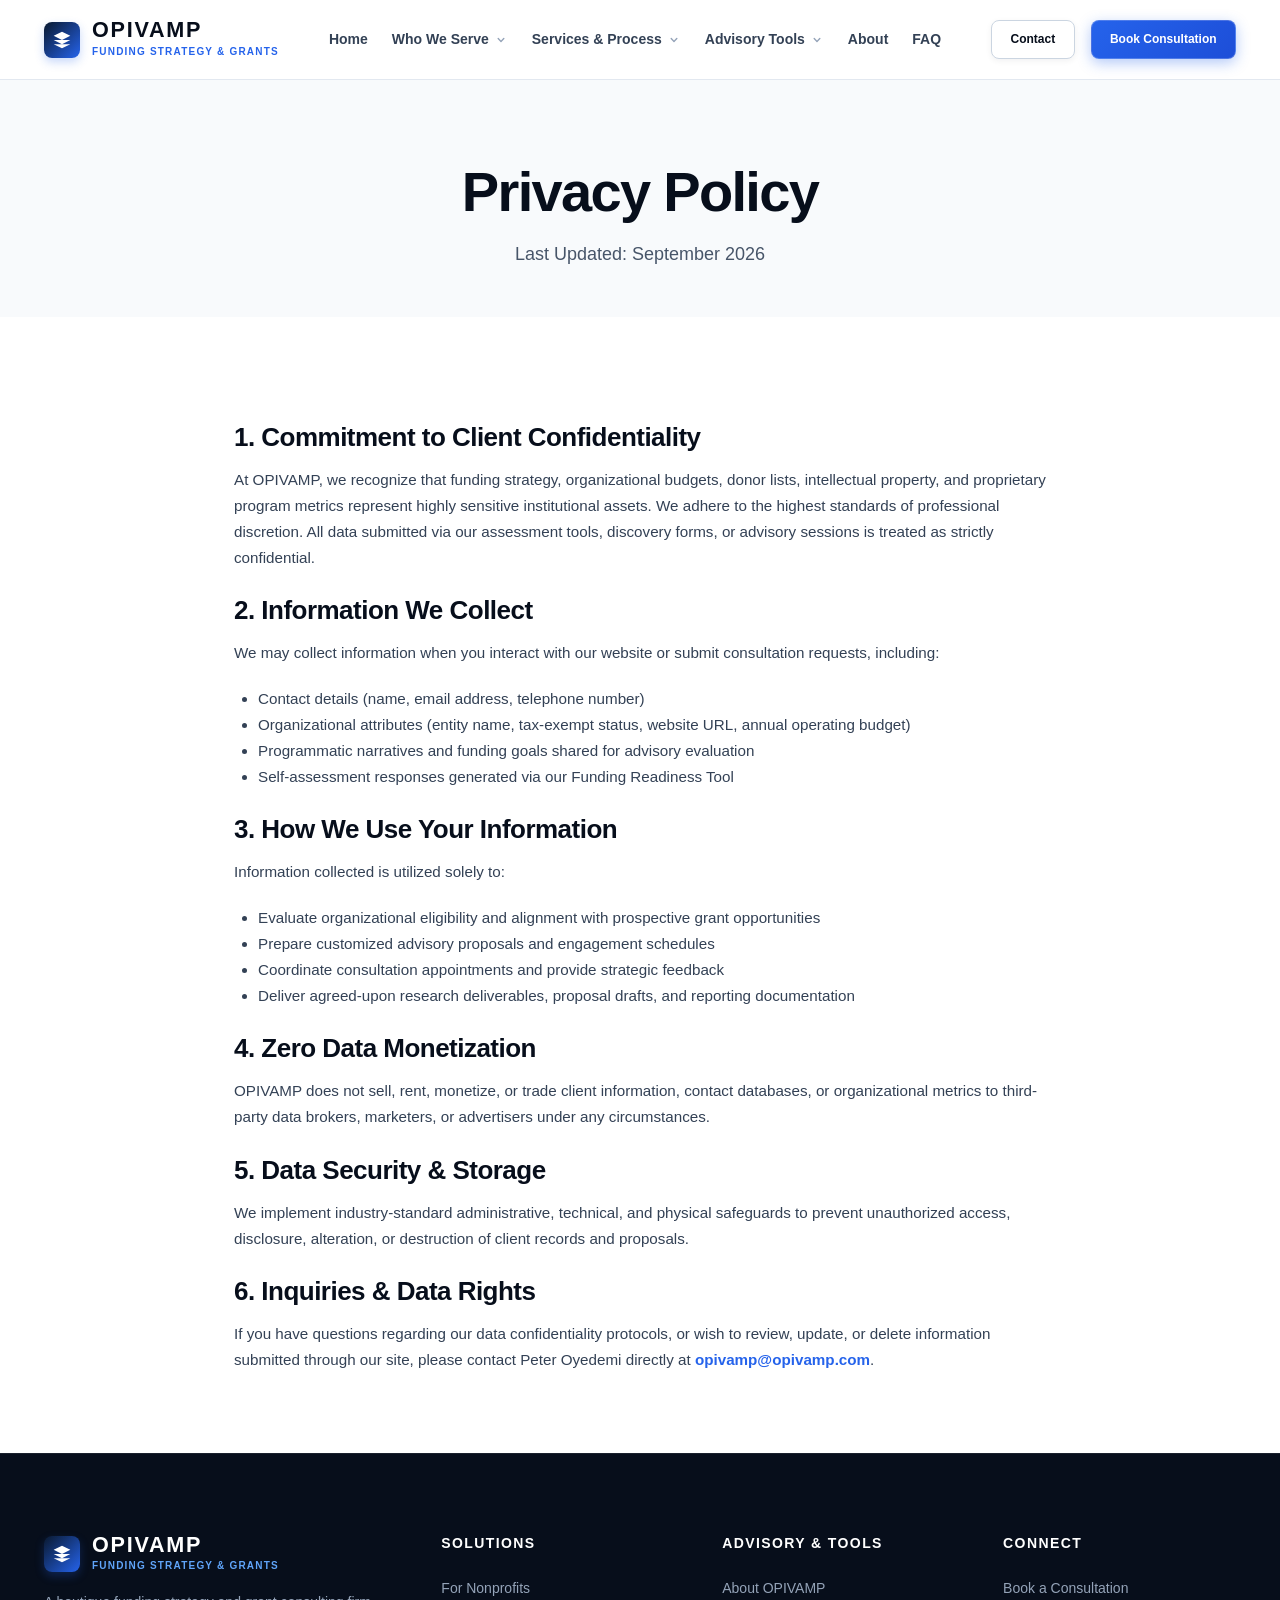
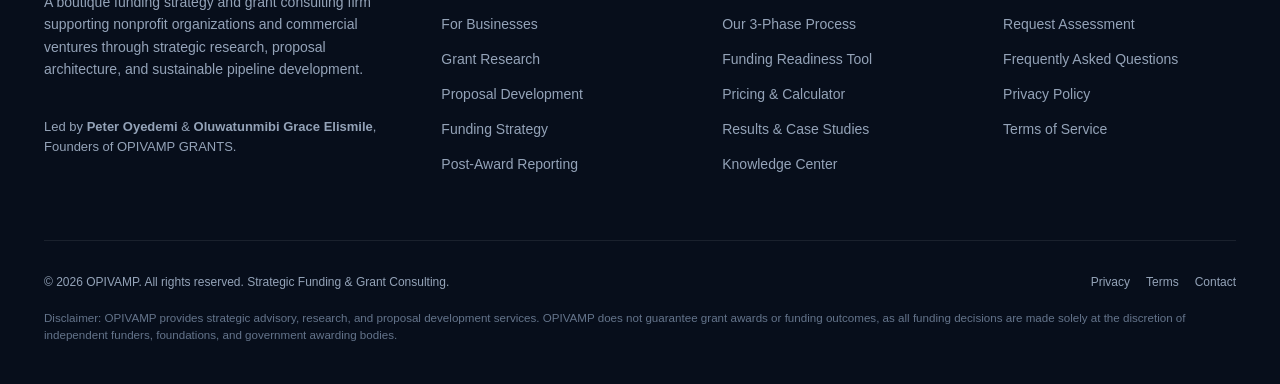
<file: privacy.html>
<!DOCTYPE html>
<html lang="en">
<head>
  <meta charset="UTF-8">
  <meta name="viewport" content="width=device-width, initial-scale=1.0">
  <title>Privacy Policy | OPIVAMP Strategic Funding Consulting</title>
  <meta name="description" content="Privacy policy and data confidentiality commitments for OPIVAMP client proposals, organizational metrics, and funding assessments.">
  <link rel="canonical" href="https://opivamp.com/privacy.html">

  <link rel="stylesheet" href="assets/css/style.css">
  <link rel="stylesheet" href="assets/css/components.css">
</head>
<body>
  <a href="#main-content" class="skip-link">Skip to main content</a>

  <!-- Header -->
  <header class="site-header">
    <div class="container header-container">
      <a href="index.html" class="brand-logo" aria-label="OPIVAMP Homepage">
        <div class="logo-symbol">
          <svg viewBox="0 0 24 24"><path d="M12 2L2 7l10 5 10-5-10-5zM2 17l10 5 10-5M2 12l10 5 10-5"/></svg>
        </div>
        <div class="brand-name">
          <span class="brand-title">OPIVAMP</span>
          <span class="brand-tagline">Funding Strategy & Grants</span>
        </div>
      </a>

            <!-- Compact, Decent Desktop Navigation with Dropdowns -->
      <nav class="nav-menu" aria-label="Primary Navigation">
        <a href="index.html" class="nav-link">Home</a>

        <!-- Dropdown: Who We Serve -->
        <div class="nav-item-dropdown">
          <button class="dropdown-trigger" aria-expanded="false" aria-haspopup="true">
            <span>Who We Serve</span>
            <svg viewBox="0 0 20 20" fill="currentColor"><path fill-rule="evenodd" d="M5.293 7.293a1 1 0 011.414 0L10 10.586l3.293-3.293a1 1 0 111.414 1.414l-4 4a1 1 0 01-1.414 0l-4-4a1 1 0 010-1.414z" clip-rule="evenodd"/></svg>
          </button>
          <div class="dropdown-menu">
            <a href="nonprofits.html" class="dropdown-item">
              <div class="dropdown-item-icon">
                <svg viewBox="0 0 24 24" fill="none" stroke="currentColor" stroke-width="2"><path d="M17 21v-2a4 4 0 0 0-4-4H5a4 4 0 0 0-4 4v2"/><circle cx="9" cy="7" r="4"/><path d="M23 21v-2a4 4 0 0 0-3-3.87"/><path d="M16 3.13a4 4 0 0 1 0 7.75"/></svg>
              </div>
              <div class="dropdown-item-text">
                <span class="dropdown-item-title">For Nonprofits</span>
                <span class="dropdown-item-desc">501(c)(3) & Community Grants</span>
              </div>
            </a>
            <a href="businesses.html" class="dropdown-item">
              <div class="dropdown-item-icon">
                <svg viewBox="0 0 24 24" fill="none" stroke="currentColor" stroke-width="2"><line x1="12" y1="1" x2="12" y2="23"/><path d="M17 5H9.5a3.5 3.5 0 0 0 0 7h5a3.5 3.5 0 0 1 0 7H6"/></svg>
              </div>
              <div class="dropdown-item-text">
                <span class="dropdown-item-title">For Businesses</span>
                <span class="dropdown-item-desc">Non-Dilutive & Growth Grants</span>
              </div>
            </a>
          </div>
        </div>

        <!-- Dropdown: Services & Approach -->
        <div class="nav-item-dropdown">
          <button class="dropdown-trigger" aria-expanded="false" aria-haspopup="true">
            <span>Services & Process</span>
            <svg viewBox="0 0 20 20" fill="currentColor"><path fill-rule="evenodd" d="M5.293 7.293a1 1 0 011.414 0L10 10.586l3.293-3.293a1 1 0 111.414 1.414l-4 4a1 1 0 01-1.414 0l-4-4a1 1 0 010-1.414z" clip-rule="evenodd"/></svg>
          </button>
          <div class="dropdown-menu">
            <a href="services.html" class="dropdown-item">
              <div class="dropdown-item-icon">
                <svg viewBox="0 0 24 24" fill="none" stroke="currentColor" stroke-width="2"><path d="M14 2H6a2 2 0 0 0-2 2v16a2 2 0 0 0 2 2h12a2 2 0 0 0 2-2V8z"/><polyline points="14 2 14 8 20 8"/></svg>
              </div>
              <div class="dropdown-item-text">
                <span class="dropdown-item-title">Our Services</span>
                <span class="dropdown-item-desc">Research, Proposals & Reporting</span>
              </div>
            </a>
            <a href="process.html" class="dropdown-item">
              <div class="dropdown-item-icon">
                <svg viewBox="0 0 24 24" fill="none" stroke="currentColor" stroke-width="2"><polyline points="22 12 18 12 15 21 9 3 6 12 2 12"/></svg>
              </div>
              <div class="dropdown-item-text">
                <span class="dropdown-item-title">Our 3-Phase Process</span>
                <span class="dropdown-item-desc">From Discovery to Reporting</span>
              </div>
            </a>
            <a href="pricing.html" class="dropdown-item">
              <div class="dropdown-item-icon">
                <svg viewBox="0 0 24 24" fill="none" stroke="currentColor" stroke-width="2"><rect x="2" y="4" width="20" height="16" rx="2"/><line x1="2" y1="10" x2="22" y2="10"/></svg>
              </div>
              <div class="dropdown-item-text">
                <span class="dropdown-item-title">Pricing & Packages</span>
                <span class="dropdown-item-desc">Transparent Rates & Estimator</span>
              </div>
            </a>
          </div>
        </div>

        <!-- Dropdown: Advisory & Tools -->
        <div class="nav-item-dropdown">
          <button class="dropdown-trigger" aria-expanded="false" aria-haspopup="true">
            <span>Advisory Tools</span>
            <svg viewBox="0 0 20 20" fill="currentColor"><path fill-rule="evenodd" d="M5.293 7.293a1 1 0 011.414 0L10 10.586l3.293-3.293a1 1 0 111.414 1.414l-4 4a1 1 0 01-1.414 0l-4-4a1 1 0 010-1.414z" clip-rule="evenodd"/></svg>
          </button>
          <div class="dropdown-menu">
            <a href="readiness.html" class="dropdown-item">
              <div class="dropdown-item-icon">
                <svg viewBox="0 0 24 24" fill="none" stroke="currentColor" stroke-width="2"><path d="M22 11.08V12a10 10 0 1 1-5.93-9.14"/><polyline points="22 4 12 14.01 9 11.01"/></svg>
              </div>
              <div class="dropdown-item-text">
                <span class="dropdown-item-title">Funding Readiness Tool</span>
                <span class="dropdown-item-desc">Interactive Score & Checklist</span>
              </div>
            </a>
            <a href="results.html" class="dropdown-item">
              <div class="dropdown-item-icon">
                <svg viewBox="0 0 24 24" fill="none" stroke="currentColor" stroke-width="2"><circle cx="12" cy="8" r="7"/><polyline points="8.21 13.89 7 23 12 20 17 23 15.79 13.88"/></svg>
              </div>
              <div class="dropdown-item-text">
                <span class="dropdown-item-title">Results & Case Studies</span>
                <span class="dropdown-item-desc">Verified Sector Frameworks</span>
              </div>
            </a>
            <a href="resources.html" class="dropdown-item">
              <div class="dropdown-item-icon">
                <svg viewBox="0 0 24 24" fill="none" stroke="currentColor" stroke-width="2"><path d="M2 3h6a4 4 0 0 1 4 4v14a3 3 0 0 0-3-3H2z"/><path d="M22 3h-6a4 4 0 0 0-4 4v14a3 3 0 0 1 3-3h7z"/></svg>
              </div>
              <div class="dropdown-item-text">
                <span class="dropdown-item-title">Knowledge Center</span>
                <span class="dropdown-item-desc">Guides, Articles & Strategies</span>
              </div>
            </a>
          </div>
        </div>

        <a href="about.html" class="nav-link">About</a>
        <a href="faq.html" class="nav-link">FAQ</a>
      </nav>

      <div class="header-cta-group">
        <a href="contact.html" class="btn btn-secondary btn-sm">Contact</a>
        <a href="consultation.html" class="btn btn-primary btn-sm">Book Consultation</a>
        <button class="mobile-toggle" aria-label="Open Navigation Menu" aria-expanded="false">
          <svg viewBox="0 0 24 24" stroke="currentColor" stroke-width="2" fill="none"><path d="M4 6h16M4 12h16M4 18h16"/></svg>
        </button>
      </div>
    </div>
  </header>

  <!-- Mobile Drawer -->
  <div class="mobile-drawer-overlay"></div>
  <aside class="mobile-drawer" aria-label="Mobile Navigation">
    <div class="mobile-drawer-header">
      <div class="brand-title">OPIVAMP</div>
      <button class="mobile-drawer-close" aria-label="Close menu" style="background:none; border:none; font-size:1.5rem; cursor:pointer;">&times;</button>
    </div>
    <nav class="mobile-nav-list">
      <a href="index.html" class="mobile-nav-link">Home</a>
      <a href="about.html" class="mobile-nav-link">About</a>
      <a href="services.html" class="mobile-nav-link">Services</a>
      <a href="nonprofits.html" class="mobile-nav-link">For Nonprofits</a>
      <a href="businesses.html" class="mobile-nav-link">For Businesses</a>
      <a href="process.html" class="mobile-nav-link">Our Process</a>
      <a href="readiness.html" class="mobile-nav-link">Funding Readiness</a>
      <a href="pricing.html" class="mobile-nav-link">Pricing</a>
      <a href="resources.html" class="mobile-nav-link">Resources</a>
      <a href="faq.html" class="mobile-nav-link">FAQ</a>
      <a href="contact.html" class="mobile-nav-link">Contact</a>
    </nav>
    <a href="consultation.html" class="btn btn-primary btn-lg" style="width:100%;">Book a Consultation</a>
  </aside>

  <main id="main-content">
    <section class="section bg-light" style="padding-top: calc(var(--space-16) + 1rem); padding-bottom: var(--space-12);">
      <div class="container container-narrow text-center">
        <h1 class="section-title">Privacy Policy</h1>
        <p class="section-subtitle">Last Updated: September 2026</p>
      </div>
    </section>

    <section class="section bg-white">
      <div class="container container-narrow" style="font-size: 0.95rem; line-height: 1.7; color: var(--color-slate-700);">
        
        <h3 style="color: var(--color-navy-950); margin-top: var(--space-6); margin-bottom: var(--space-3);">1. Commitment to Client Confidentiality</h3>
        <p>
          At OPIVAMP, we recognize that funding strategy, organizational budgets, donor lists, intellectual property, and proprietary program metrics represent highly sensitive institutional assets. We adhere to the highest standards of professional discretion. All data submitted via our assessment tools, discovery forms, or advisory sessions is treated as strictly confidential.
        </p>

        <h3 style="color: var(--color-navy-950); margin-top: var(--space-6); margin-bottom: var(--space-3);">2. Information We Collect</h3>
        <p>We may collect information when you interact with our website or submit consultation requests, including:</p>
        <ul style="list-style: disc; padding-left: 1.5rem; margin-bottom: 1.25rem;">
          <li>Contact details (name, email address, telephone number)</li>
          <li>Organizational attributes (entity name, tax-exempt status, website URL, annual operating budget)</li>
          <li>Programmatic narratives and funding goals shared for advisory evaluation</li>
          <li>Self-assessment responses generated via our Funding Readiness Tool</li>
        </ul>

        <h3 style="color: var(--color-navy-950); margin-top: var(--space-6); margin-bottom: var(--space-3);">3. How We Use Your Information</h3>
        <p>
          Information collected is utilized solely to:
        </p>
        <ul style="list-style: disc; padding-left: 1.5rem; margin-bottom: 1.25rem;">
          <li>Evaluate organizational eligibility and alignment with prospective grant opportunities</li>
          <li>Prepare customized advisory proposals and engagement schedules</li>
          <li>Coordinate consultation appointments and provide strategic feedback</li>
          <li>Deliver agreed-upon research deliverables, proposal drafts, and reporting documentation</li>
        </ul>

        <h3 style="color: var(--color-navy-950); margin-top: var(--space-6); margin-bottom: var(--space-3);">4. Zero Data Monetization</h3>
        <p>
          OPIVAMP does not sell, rent, monetize, or trade client information, contact databases, or organizational metrics to third-party data brokers, marketers, or advertisers under any circumstances.
        </p>

        <h3 style="color: var(--color-navy-950); margin-top: var(--space-6); margin-bottom: var(--space-3);">5. Data Security & Storage</h3>
        <p>
          We implement industry-standard administrative, technical, and physical safeguards to prevent unauthorized access, disclosure, alteration, or destruction of client records and proposals.
        </p>

        <h3 style="color: var(--color-navy-950); margin-top: var(--space-6); margin-bottom: var(--space-3);">6. Inquiries & Data Rights</h3>
        <p>
          If you have questions regarding our data confidentiality protocols, or wish to review, update, or delete information submitted through our site, please contact Peter Oyedemi directly at <strong><a href="mailto:opivamp@opivamp.com" style="color: var(--color-blue-600);">opivamp@opivamp.com</a></strong>.
        </p>
      </div>
    </section>
  </main>

  <!-- Footer -->
  <footer class="site-footer">
    <div class="container">
      <div class="footer-grid">
        <div class="footer-brand">
          <div class="brand-logo" style="color: var(--color-white);">
            <div class="logo-symbol">
              <svg viewBox="0 0 24 24"><path d="M12 2L2 7l10 5 10-5-10-5zM2 17l10 5 10-5M2 12l10 5 10-5"/></svg>
            </div>
            <div class="brand-name">
              <span class="brand-title">OPIVAMP</span>
              <span class="brand-tagline" style="color: #60a5fa;">Funding Strategy & Grants</span>
            </div>
          </div>
          <p>
            A boutique funding strategy and grant consulting firm supporting nonprofit organizations and commercial ventures through strategic research, proposal architecture, and sustainable pipeline development.
          </p>
          <p style="font-size: 0.8125rem; color: #94a3b8;">
            Led by <strong>Peter Oyedemi</strong> & <strong>Oluwatunmibi Grace Elismile</strong>, Founders of OPIVAMP GRANTS.
          </p>
        </div>

        <div class="footer-col">
          <h4 class="footer-heading">Solutions</h4>
          <div class="footer-links">
            <a href="nonprofits.html" class="footer-link">For Nonprofits</a>
            <a href="businesses.html" class="footer-link">For Businesses</a>
            <a href="services.html#research" class="footer-link">Grant Research</a>
            <a href="services.html#applications" class="footer-link">Proposal Development</a>
            <a href="services.html#strategy" class="footer-link">Funding Strategy</a>
            <a href="services.html#reporting" class="footer-link">Post-Award Reporting</a>
          </div>
        </div>

        <div class="footer-col">
          <h4 class="footer-heading">Advisory & Tools</h4>
          <div class="footer-links">
            <a href="about.html" class="footer-link">About OPIVAMP</a>
            <a href="process.html" class="footer-link">Our 3-Phase Process</a>
            <a href="readiness.html" class="footer-link">Funding Readiness Tool</a>
            <a href="pricing.html" class="footer-link">Pricing & Calculator</a>
            <a href="results.html" class="footer-link">Results & Case Studies</a>
            <a href="resources.html" class="footer-link">Knowledge Center</a>
          </div>
        </div>

        <div class="footer-col">
          <h4 class="footer-heading">Connect</h4>
          <div class="footer-links">
            <a href="consultation.html" class="footer-link">Book a Consultation</a>
            <a href="contact.html" class="footer-link">Request Assessment</a>
            <a href="faq.html" class="footer-link">Frequently Asked Questions</a>
            <a href="privacy.html" class="footer-link">Privacy Policy</a>
            <a href="terms.html" class="footer-link">Terms of Service</a>
          </div>
        </div>
      </div>

      <div class="footer-bottom">
        <div>&copy; 2026 OPIVAMP. All rights reserved. Strategic Funding & Grant Consulting.</div>
        <div style="display: flex; gap: var(--space-4);">
          <a href="privacy.html" style="color: var(--color-slate-400);">Privacy</a>
          <a href="terms.html" style="color: var(--color-slate-400);">Terms</a>
          <a href="contact.html" style="color: var(--color-slate-400);">Contact</a>
        </div>
      </div>
      <p class="footer-legal-note">
        Disclaimer: OPIVAMP provides strategic advisory, research, and proposal development services. OPIVAMP does not guarantee grant awards or funding outcomes, as all funding decisions are made solely at the discretion of independent funders, foundations, and government awarding bodies.
      </p>
    </div>
  </footer>

  <script src="assets/js/main.js"></script>
  <!-- Tawk.to Live Chat -->
  <script type="text/javascript">
  var Tawk_API = Tawk_API || {}, Tawk_LoadStart = new Date();
  (function(){
  var s1 = document.createElement("script"), s0 = document.getElementsByTagName("script")[0];
  s1.async = true;
  s1.src = 'https://embed.tawk.to/6aa4995d0f09ed34497bc706/1k29fe5gn';
  s1.charset = 'UTF-8';
  s1.setAttribute('crossorigin', '*');
  s0.parentNode.insertBefore(s1, s0);
  })();
  </script>
</body>
</html>
</file>
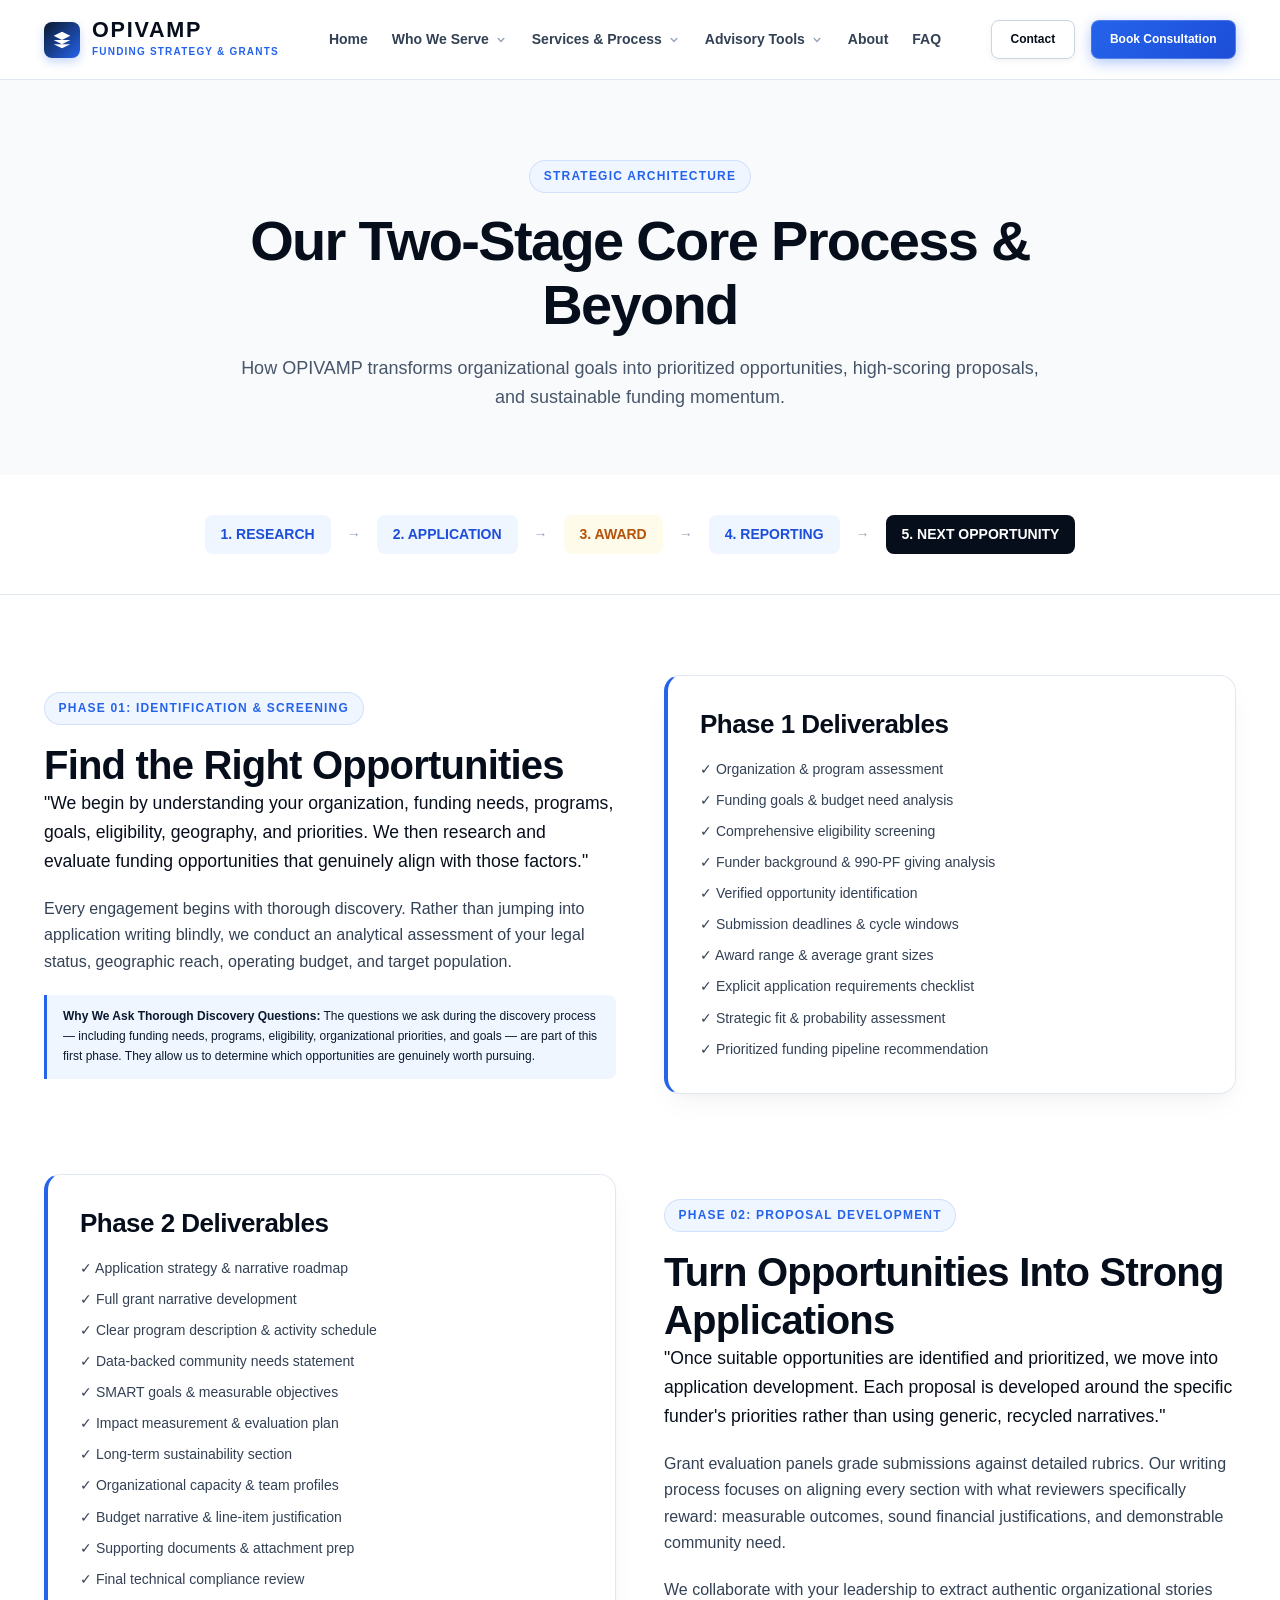
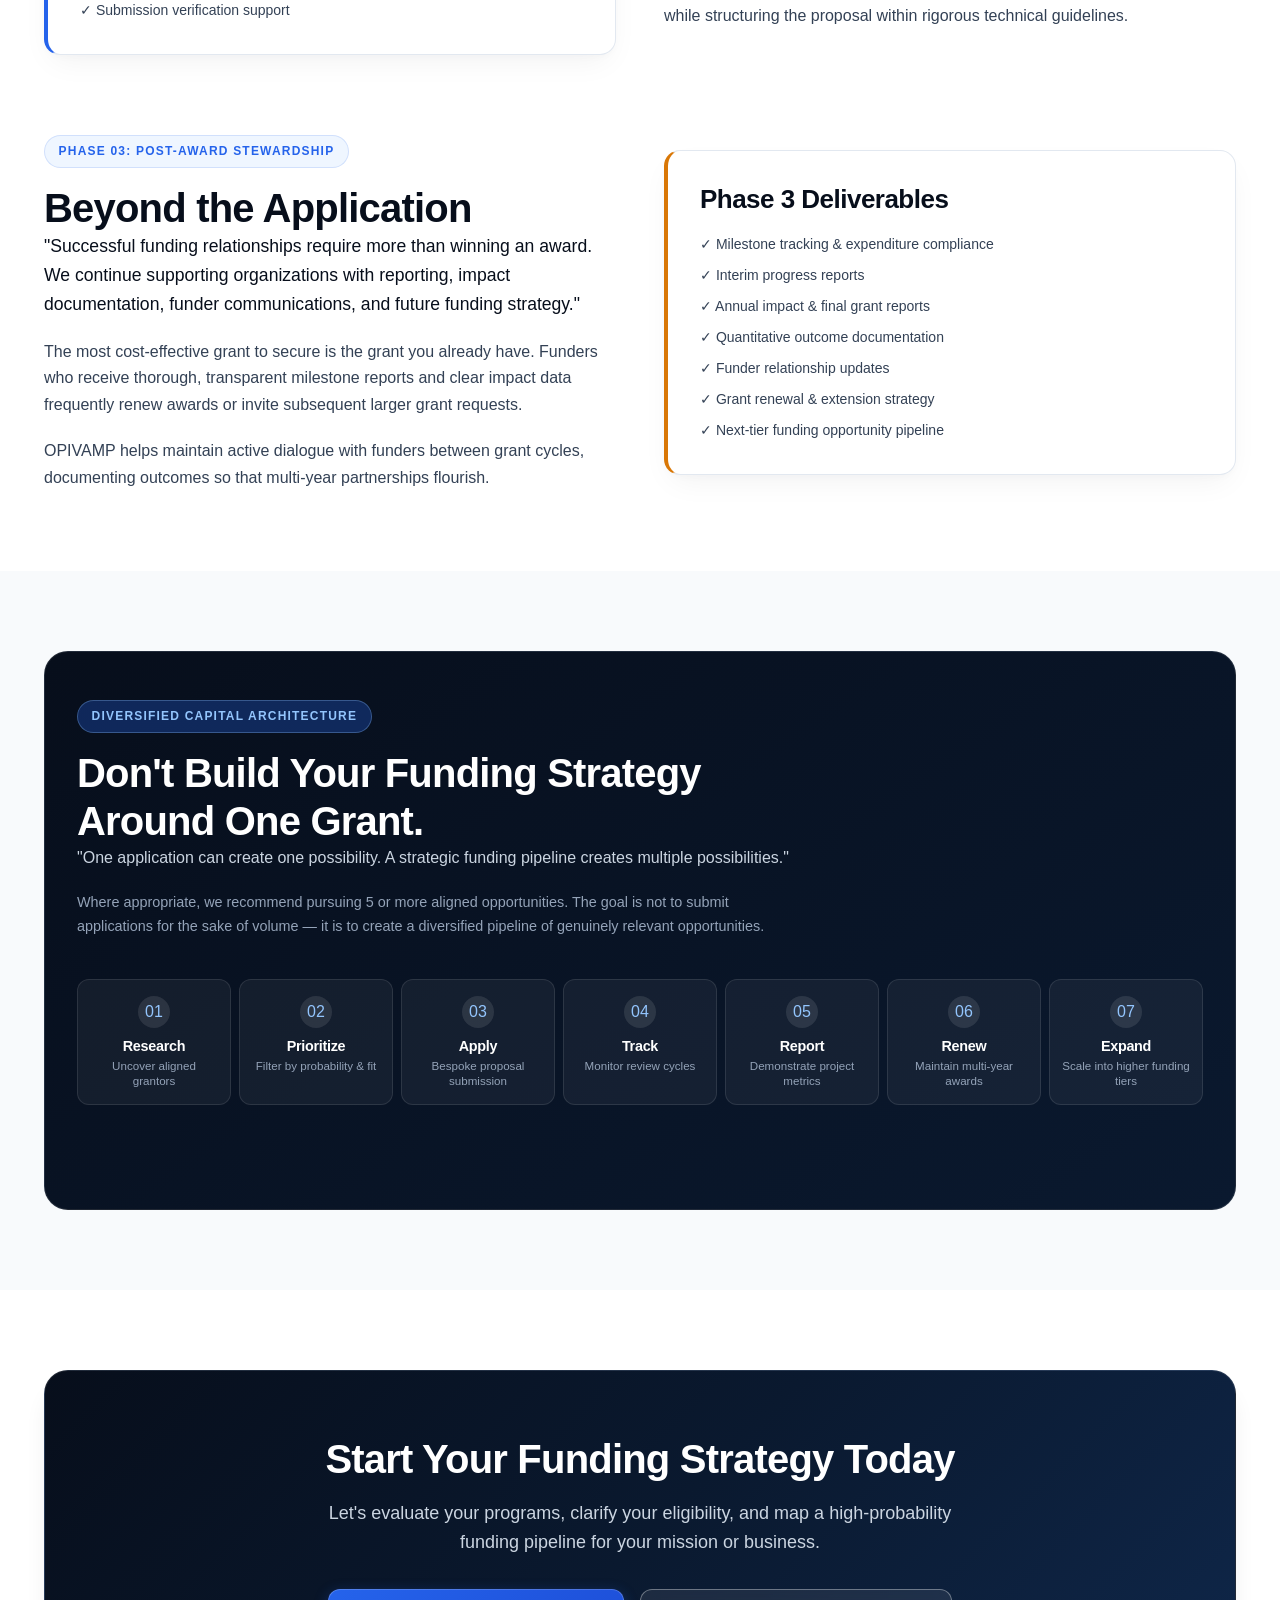
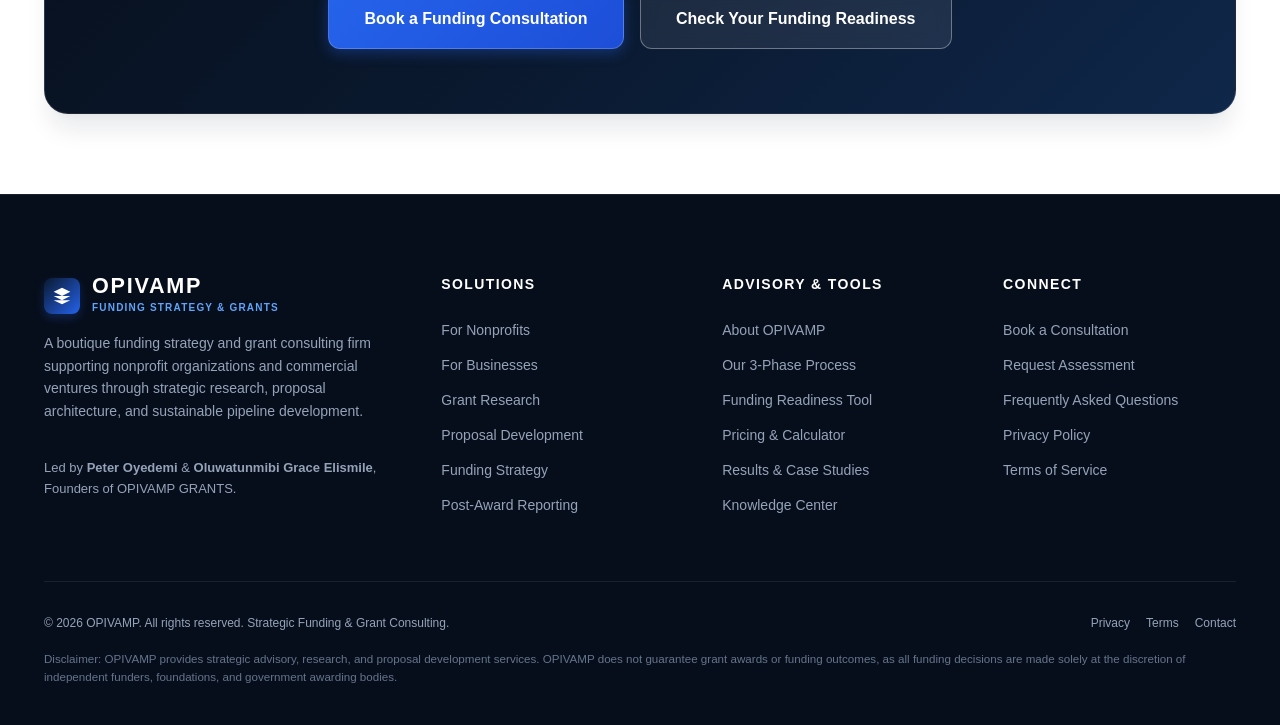
<file: process.html>
<!DOCTYPE html>
<html lang="en">
<head>
  <meta charset="UTF-8">
  <meta name="viewport" content="width=device-width, initial-scale=1.0">
  <title>Our Engagement Process & Funding Pipeline | OPIVAMP</title>
  <meta name="description" content="Discover OPIVAMP's disciplined 3-Phase funding process: Strategic Research, Funder-Centric Proposal Development, and Post-Award Stewardship & Pipeline Diversification.">
  <link rel="canonical" href="https://opivamp.com/process.html">

  <link rel="stylesheet" href="assets/css/style.css">
  <link rel="stylesheet" href="assets/css/components.css">
</head>
<body>
  <a href="#main-content" class="skip-link">Skip to main content</a>

  <!-- Header -->
  <header class="site-header">
    <div class="container header-container">
      <a href="index.html" class="brand-logo" aria-label="OPIVAMP Homepage">
        <div class="logo-symbol">
          <svg viewBox="0 0 24 24"><path d="M12 2L2 7l10 5 10-5-10-5zM2 17l10 5 10-5M2 12l10 5 10-5"/></svg>
        </div>
        <div class="brand-name">
          <span class="brand-title">OPIVAMP</span>
          <span class="brand-tagline">Funding Strategy & Grants</span>
        </div>
      </a>

            <!-- Compact, Decent Desktop Navigation with Dropdowns -->
      <nav class="nav-menu" aria-label="Primary Navigation">
        <a href="index.html" class="nav-link">Home</a>

        <!-- Dropdown: Who We Serve -->
        <div class="nav-item-dropdown">
          <button class="dropdown-trigger" aria-expanded="false" aria-haspopup="true">
            <span>Who We Serve</span>
            <svg viewBox="0 0 20 20" fill="currentColor"><path fill-rule="evenodd" d="M5.293 7.293a1 1 0 011.414 0L10 10.586l3.293-3.293a1 1 0 111.414 1.414l-4 4a1 1 0 01-1.414 0l-4-4a1 1 0 010-1.414z" clip-rule="evenodd"/></svg>
          </button>
          <div class="dropdown-menu">
            <a href="nonprofits.html" class="dropdown-item">
              <div class="dropdown-item-icon">
                <svg viewBox="0 0 24 24" fill="none" stroke="currentColor" stroke-width="2"><path d="M17 21v-2a4 4 0 0 0-4-4H5a4 4 0 0 0-4 4v2"/><circle cx="9" cy="7" r="4"/><path d="M23 21v-2a4 4 0 0 0-3-3.87"/><path d="M16 3.13a4 4 0 0 1 0 7.75"/></svg>
              </div>
              <div class="dropdown-item-text">
                <span class="dropdown-item-title">For Nonprofits</span>
                <span class="dropdown-item-desc">501(c)(3) & Community Grants</span>
              </div>
            </a>
            <a href="businesses.html" class="dropdown-item">
              <div class="dropdown-item-icon">
                <svg viewBox="0 0 24 24" fill="none" stroke="currentColor" stroke-width="2"><line x1="12" y1="1" x2="12" y2="23"/><path d="M17 5H9.5a3.5 3.5 0 0 0 0 7h5a3.5 3.5 0 0 1 0 7H6"/></svg>
              </div>
              <div class="dropdown-item-text">
                <span class="dropdown-item-title">For Businesses</span>
                <span class="dropdown-item-desc">Non-Dilutive & Growth Grants</span>
              </div>
            </a>
          </div>
        </div>

        <!-- Dropdown: Services & Approach -->
        <div class="nav-item-dropdown">
          <button class="dropdown-trigger" aria-expanded="false" aria-haspopup="true">
            <span>Services & Process</span>
            <svg viewBox="0 0 20 20" fill="currentColor"><path fill-rule="evenodd" d="M5.293 7.293a1 1 0 011.414 0L10 10.586l3.293-3.293a1 1 0 111.414 1.414l-4 4a1 1 0 01-1.414 0l-4-4a1 1 0 010-1.414z" clip-rule="evenodd"/></svg>
          </button>
          <div class="dropdown-menu">
            <a href="services.html" class="dropdown-item">
              <div class="dropdown-item-icon">
                <svg viewBox="0 0 24 24" fill="none" stroke="currentColor" stroke-width="2"><path d="M14 2H6a2 2 0 0 0-2 2v16a2 2 0 0 0 2 2h12a2 2 0 0 0 2-2V8z"/><polyline points="14 2 14 8 20 8"/></svg>
              </div>
              <div class="dropdown-item-text">
                <span class="dropdown-item-title">Our Services</span>
                <span class="dropdown-item-desc">Research, Proposals & Reporting</span>
              </div>
            </a>
            <a href="process.html" class="dropdown-item">
              <div class="dropdown-item-icon">
                <svg viewBox="0 0 24 24" fill="none" stroke="currentColor" stroke-width="2"><polyline points="22 12 18 12 15 21 9 3 6 12 2 12"/></svg>
              </div>
              <div class="dropdown-item-text">
                <span class="dropdown-item-title">Our 3-Phase Process</span>
                <span class="dropdown-item-desc">From Discovery to Reporting</span>
              </div>
            </a>
            <a href="pricing.html" class="dropdown-item">
              <div class="dropdown-item-icon">
                <svg viewBox="0 0 24 24" fill="none" stroke="currentColor" stroke-width="2"><rect x="2" y="4" width="20" height="16" rx="2"/><line x1="2" y1="10" x2="22" y2="10"/></svg>
              </div>
              <div class="dropdown-item-text">
                <span class="dropdown-item-title">Pricing & Packages</span>
                <span class="dropdown-item-desc">Transparent Rates & Estimator</span>
              </div>
            </a>
          </div>
        </div>

        <!-- Dropdown: Advisory & Tools -->
        <div class="nav-item-dropdown">
          <button class="dropdown-trigger" aria-expanded="false" aria-haspopup="true">
            <span>Advisory Tools</span>
            <svg viewBox="0 0 20 20" fill="currentColor"><path fill-rule="evenodd" d="M5.293 7.293a1 1 0 011.414 0L10 10.586l3.293-3.293a1 1 0 111.414 1.414l-4 4a1 1 0 01-1.414 0l-4-4a1 1 0 010-1.414z" clip-rule="evenodd"/></svg>
          </button>
          <div class="dropdown-menu">
            <a href="readiness.html" class="dropdown-item">
              <div class="dropdown-item-icon">
                <svg viewBox="0 0 24 24" fill="none" stroke="currentColor" stroke-width="2"><path d="M22 11.08V12a10 10 0 1 1-5.93-9.14"/><polyline points="22 4 12 14.01 9 11.01"/></svg>
              </div>
              <div class="dropdown-item-text">
                <span class="dropdown-item-title">Funding Readiness Tool</span>
                <span class="dropdown-item-desc">Interactive Score & Checklist</span>
              </div>
            </a>
            <a href="results.html" class="dropdown-item">
              <div class="dropdown-item-icon">
                <svg viewBox="0 0 24 24" fill="none" stroke="currentColor" stroke-width="2"><circle cx="12" cy="8" r="7"/><polyline points="8.21 13.89 7 23 12 20 17 23 15.79 13.88"/></svg>
              </div>
              <div class="dropdown-item-text">
                <span class="dropdown-item-title">Results & Case Studies</span>
                <span class="dropdown-item-desc">Verified Sector Frameworks</span>
              </div>
            </a>
            <a href="resources.html" class="dropdown-item">
              <div class="dropdown-item-icon">
                <svg viewBox="0 0 24 24" fill="none" stroke="currentColor" stroke-width="2"><path d="M2 3h6a4 4 0 0 1 4 4v14a3 3 0 0 0-3-3H2z"/><path d="M22 3h-6a4 4 0 0 0-4 4v14a3 3 0 0 1 3-3h7z"/></svg>
              </div>
              <div class="dropdown-item-text">
                <span class="dropdown-item-title">Knowledge Center</span>
                <span class="dropdown-item-desc">Guides, Articles & Strategies</span>
              </div>
            </a>
          </div>
        </div>

        <a href="about.html" class="nav-link">About</a>
        <a href="faq.html" class="nav-link">FAQ</a>
      </nav>

      <div class="header-cta-group">
        <a href="contact.html" class="btn btn-secondary btn-sm">Contact</a>
        <a href="consultation.html" class="btn btn-primary btn-sm">Book Consultation</a>
        <button class="mobile-toggle" aria-label="Open Navigation Menu" aria-expanded="false">
          <svg viewBox="0 0 24 24" stroke="currentColor" stroke-width="2" fill="none"><path d="M4 6h16M4 12h16M4 18h16"/></svg>
        </button>
      </div>
    </div>
  </header>

  <!-- Mobile Drawer -->
  <div class="mobile-drawer-overlay"></div>
  <aside class="mobile-drawer" aria-label="Mobile Navigation">
    <div class="mobile-drawer-header">
      <div class="brand-title">OPIVAMP</div>
      <button class="mobile-drawer-close" aria-label="Close menu" style="background:none; border:none; font-size:1.5rem; cursor:pointer;">&times;</button>
    </div>
    <nav class="mobile-nav-list">
      <a href="index.html" class="mobile-nav-link">Home</a>
      <a href="about.html" class="mobile-nav-link">About</a>
      <a href="services.html" class="mobile-nav-link">Services</a>
      <a href="nonprofits.html" class="mobile-nav-link">For Nonprofits</a>
      <a href="businesses.html" class="mobile-nav-link">For Businesses</a>
      <a href="process.html" class="mobile-nav-link active">Our Process</a>
      <a href="readiness.html" class="mobile-nav-link">Funding Readiness</a>
      <a href="pricing.html" class="mobile-nav-link">Pricing</a>
      <a href="resources.html" class="mobile-nav-link">Resources</a>
      <a href="faq.html" class="mobile-nav-link">FAQ</a>
      <a href="contact.html" class="mobile-nav-link">Contact</a>
    </nav>
    <a href="consultation.html" class="btn btn-primary btn-lg" style="width:100%;">Book a Consultation</a>
  </aside>

  <main id="main-content">
    <!-- Hero Header -->
    <section class="section bg-light" style="padding-top: calc(var(--space-16) + 1rem); padding-bottom: var(--space-16);">
      <div class="container container-narrow text-center">
        <div class="section-eyebrow">Strategic Architecture</div>
        <h1 class="section-title">Our Two-Stage Core Process & Beyond</h1>
        <p class="section-subtitle">
          How OPIVAMP transforms organizational goals into prioritized opportunities, high-scoring proposals, and sustainable funding momentum.
        </p>
      </div>
    </section>

    <!-- Visual Engagement Cycle -->
    <section class="section bg-white" style="padding-top: var(--space-10); padding-bottom: var(--space-10); border-bottom: 1px solid var(--color-slate-200);">
      <div class="container text-center reveal">
        <div style="display: flex; justify-content: center; align-items: center; gap: var(--space-4); flex-wrap: wrap; font-size: 0.875rem; font-weight: 700; color: var(--color-navy-950);">
          <span style="background: var(--color-blue-50); color: var(--color-blue-700); padding: 0.5rem 1rem; border-radius: var(--radius-md);">1. RESEARCH</span>
          <span style="color: var(--color-slate-400);">→</span>
          <span style="background: var(--color-blue-50); color: var(--color-blue-700); padding: 0.5rem 1rem; border-radius: var(--radius-md);">2. APPLICATION</span>
          <span style="color: var(--color-slate-400);">→</span>
          <span style="background: var(--color-gold-50); color: var(--color-gold-700); padding: 0.5rem 1rem; border-radius: var(--radius-md);">3. AWARD</span>
          <span style="color: var(--color-slate-400);">→</span>
          <span style="background: var(--color-blue-50); color: var(--color-blue-700); padding: 0.5rem 1rem; border-radius: var(--radius-md);">4. REPORTING</span>
          <span style="color: var(--color-slate-400);">→</span>
          <span style="background: var(--color-navy-950); color: var(--color-white); padding: 0.5rem 1rem; border-radius: var(--radius-md);">5. NEXT OPPORTUNITY</span>
        </div>
      </div>
    </section>

    <!-- Phase Breakdown Detailed -->
    <section class="section bg-white">
      <div class="container">
        
        <!-- PHASE 1 -->
        <div style="margin-bottom: var(--space-20);">
          <div class="grid grid-2 items-center" style="gap: var(--space-12);">
            <div class="reveal">
              <div class="section-eyebrow">Phase 01: Identification & Screening</div>
              <h2>Find the Right Opportunities</h2>
              <p style="font-size: 1.1rem; color: var(--color-navy-950); font-weight: 500;">
                "We begin by understanding your organization, funding needs, programs, goals, eligibility, geography, and priorities. We then research and evaluate funding opportunities that genuinely align with those factors."
              </p>
              <p>
                Every engagement begins with thorough discovery. Rather than jumping into application writing blindly, we conduct an analytical assessment of your legal status, geographic reach, operating budget, and target population.
              </p>
              <div class="process-note" style="margin-top: var(--space-4);">
                <strong>Why We Ask Thorough Discovery Questions:</strong> The questions we ask during the discovery process — including funding needs, programs, eligibility, organizational priorities, and goals — are part of this first phase. They allow us to determine which opportunities are genuinely worth pursuing.
              </div>
            </div>
            <div class="reveal reveal-delay-1">
              <div class="card" style="border-left: 4px solid var(--color-blue-600);">
                <h3 style="margin-bottom: var(--space-4);">Phase 1 Deliverables</h3>
                <ul style="display: flex; flex-direction: column; gap: var(--space-2); font-size: 0.875rem; color: var(--color-slate-700);">
                  <li>✓ Organization & program assessment</li>
                  <li>✓ Funding goals & budget need analysis</li>
                  <li>✓ Comprehensive eligibility screening</li>
                  <li>✓ Funder background & 990-PF giving analysis</li>
                  <li>✓ Verified opportunity identification</li>
                  <li>✓ Submission deadlines & cycle windows</li>
                  <li>✓ Award range & average grant sizes</li>
                  <li>✓ Explicit application requirements checklist</li>
                  <li>✓ Strategic fit & probability assessment</li>
                  <li>✓ Prioritized funding pipeline recommendation</li>
                </ul>
              </div>
            </div>
          </div>
        </div>

        <!-- PHASE 2 -->
        <div style="margin-bottom: var(--space-20);">
          <div class="grid grid-2 items-center" style="gap: var(--space-12);">
            <div class="reveal">
              <div class="card" style="border-left: 4px solid var(--color-blue-600);">
                <h3 style="margin-bottom: var(--space-4);">Phase 2 Deliverables</h3>
                <ul style="display: flex; flex-direction: column; gap: var(--space-2); font-size: 0.875rem; color: var(--color-slate-700);">
                  <li>✓ Application strategy & narrative roadmap</li>
                  <li>✓ Full grant narrative development</li>
                  <li>✓ Clear program description & activity schedule</li>
                  <li>✓ Data-backed community needs statement</li>
                  <li>✓ SMART goals & measurable objectives</li>
                  <li>✓ Impact measurement & evaluation plan</li>
                  <li>✓ Long-term sustainability section</li>
                  <li>✓ Organizational capacity & team profiles</li>
                  <li>✓ Budget narrative & line-item justification</li>
                  <li>✓ Supporting documents & attachment prep</li>
                  <li>✓ Final technical compliance review</li>
                  <li>✓ Submission verification support</li>
                </ul>
              </div>
            </div>
            <div class="reveal reveal-delay-1">
              <div class="section-eyebrow">Phase 02: Proposal Development</div>
              <h2>Turn Opportunities Into Strong Applications</h2>
              <p style="font-size: 1.1rem; color: var(--color-navy-950); font-weight: 500;">
                "Once suitable opportunities are identified and prioritized, we move into application development. Each proposal is developed around the specific funder's priorities rather than using generic, recycled narratives."
              </p>
              <p>
                Grant evaluation panels grade submissions against detailed rubrics. Our writing process focuses on aligning every section with what reviewers specifically reward: measurable outcomes, sound financial justifications, and demonstrable community need.
              </p>
              <p>
                We collaborate with your leadership to extract authentic organizational stories while structuring the proposal within rigorous technical guidelines.
              </p>
            </div>
          </div>
        </div>

        <!-- PHASE 3 -->
        <div>
          <div class="grid grid-2 items-center" style="gap: var(--space-12);">
            <div class="reveal">
              <div class="section-eyebrow">Phase 03: Post-Award Stewardship</div>
              <h2>Beyond the Application</h2>
              <p style="font-size: 1.1rem; color: var(--color-navy-950); font-weight: 500;">
                "Successful funding relationships require more than winning an award. We continue supporting organizations with reporting, impact documentation, funder communications, and future funding strategy."
              </p>
              <p>
                The most cost-effective grant to secure is the grant you already have. Funders who receive thorough, transparent milestone reports and clear impact data frequently renew awards or invite subsequent larger grant requests.
              </p>
              <p>
                OPIVAMP helps maintain active dialogue with funders between grant cycles, documenting outcomes so that multi-year partnerships flourish.
              </p>
            </div>
            <div class="reveal reveal-delay-1">
              <div class="card" style="border-left: 4px solid var(--color-gold-600);">
                <h3 style="margin-bottom: var(--space-4);">Phase 3 Deliverables</h3>
                <ul style="display: flex; flex-direction: column; gap: var(--space-2); font-size: 0.875rem; color: var(--color-slate-700);">
                  <li>✓ Milestone tracking & expenditure compliance</li>
                  <li>✓ Interim progress reports</li>
                  <li>✓ Annual impact & final grant reports</li>
                  <li>✓ Quantitative outcome documentation</li>
                  <li>✓ Funder relationship updates</li>
                  <li>✓ Grant renewal & extension strategy</li>
                  <li>✓ Next-tier funding opportunity pipeline</li>
                </ul>
              </div>
            </div>
          </div>
        </div>

      </div>
    </section>

    <!-- Funding Pipeline Concept Detailed -->
    <section class="section bg-light">
      <div class="container">
        <div class="pipeline-container">
          <div class="section-header text-left reveal" style="margin-bottom: var(--space-8);">
            <div class="section-eyebrow" style="background: rgba(37,99,235,0.3); color:#93c5fd; border-color: rgba(147,197,253,0.3);">
              Diversified Capital Architecture
            </div>
            <h2 style="color: var(--color-white);">Don't Build Your Funding Strategy Around One Grant.</h2>
            <p style="color: var(--color-slate-300); max-width: 720px;">
              "One application can create one possibility. A strategic funding pipeline creates multiple possibilities."
            </p>
            <p style="color: var(--color-slate-400); font-size: 0.9rem; max-width: 720px;">
              Where appropriate, we recommend pursuing 5 or more aligned opportunities. The goal is not to submit applications for the sake of volume — it is to create a diversified pipeline of genuinely relevant opportunities.
            </p>
          </div>

          <!-- Pipeline Nodes -->
          <div class="pipeline-steps-wrapper reveal reveal-delay-1">
            <div class="pipeline-node">
              <div class="pipeline-node-icon">01</div>
              <h4>Research</h4>
              <p>Uncover aligned grantors</p>
            </div>
            <div class="pipeline-node">
              <div class="pipeline-node-icon">02</div>
              <h4>Prioritize</h4>
              <p>Filter by probability & fit</p>
            </div>
            <div class="pipeline-node">
              <div class="pipeline-node-icon">03</div>
              <h4>Apply</h4>
              <p>Bespoke proposal submission</p>
            </div>
            <div class="pipeline-node">
              <div class="pipeline-node-icon">04</div>
              <h4>Track</h4>
              <p>Monitor review cycles</p>
            </div>
            <div class="pipeline-node">
              <div class="pipeline-node-icon">05</div>
              <h4>Report</h4>
              <p>Demonstrate project metrics</p>
            </div>
            <div class="pipeline-node">
              <div class="pipeline-node-icon">06</div>
              <h4>Renew</h4>
              <p>Maintain multi-year awards</p>
            </div>
            <div class="pipeline-node">
              <div class="pipeline-node-icon">07</div>
              <h4>Expand</h4>
              <p>Scale into higher funding tiers</p>
            </div>
          </div>
        </div>
      </div>
    </section>

    <!-- Closing CTA Banner -->
    <section class="section bg-white">
      <div class="container">
        <div class="cta-banner reveal">
          <div class="cta-banner-content">
            <h2>Start Your Funding Strategy Today</h2>
            <p>
              Let's evaluate your programs, clarify your eligibility, and map a high-probability funding pipeline for your mission or business.
            </p>
            <div style="display: flex; justify-content: center; gap: var(--space-4); flex-wrap: wrap;">
              <a href="consultation.html" class="btn btn-primary btn-lg">Book a Funding Consultation</a>
              <a href="readiness.html" class="btn btn-outline-white btn-lg">Check Your Funding Readiness</a>
            </div>
          </div>
        </div>
      </div>
    </section>
  </main>

  <!-- Footer -->
  <footer class="site-footer">
    <div class="container">
      <div class="footer-grid">
        <div class="footer-brand">
          <div class="brand-logo" style="color: var(--color-white);">
            <div class="logo-symbol">
              <svg viewBox="0 0 24 24"><path d="M12 2L2 7l10 5 10-5-10-5zM2 17l10 5 10-5M2 12l10 5 10-5"/></svg>
            </div>
            <div class="brand-name">
              <span class="brand-title">OPIVAMP</span>
              <span class="brand-tagline" style="color: #60a5fa;">Funding Strategy & Grants</span>
            </div>
          </div>
          <p>
            A boutique funding strategy and grant consulting firm supporting nonprofit organizations and commercial ventures through strategic research, proposal architecture, and sustainable pipeline development.
          </p>
          <p style="font-size: 0.8125rem; color: #94a3b8;">
            Led by <strong>Peter Oyedemi</strong> & <strong>Oluwatunmibi Grace Elismile</strong>, Founders of OPIVAMP GRANTS.
          </p>
        </div>

        <div class="footer-col">
          <h4 class="footer-heading">Solutions</h4>
          <div class="footer-links">
            <a href="nonprofits.html" class="footer-link">For Nonprofits</a>
            <a href="businesses.html" class="footer-link">For Businesses</a>
            <a href="services.html#research" class="footer-link">Grant Research</a>
            <a href="services.html#applications" class="footer-link">Proposal Development</a>
            <a href="services.html#strategy" class="footer-link">Funding Strategy</a>
            <a href="services.html#reporting" class="footer-link">Post-Award Reporting</a>
          </div>
        </div>

        <div class="footer-col">
          <h4 class="footer-heading">Advisory & Tools</h4>
          <div class="footer-links">
            <a href="about.html" class="footer-link">About OPIVAMP</a>
            <a href="process.html" class="footer-link">Our 3-Phase Process</a>
            <a href="readiness.html" class="footer-link">Funding Readiness Tool</a>
            <a href="pricing.html" class="footer-link">Pricing & Calculator</a>
            <a href="results.html" class="footer-link">Results & Case Studies</a>
            <a href="resources.html" class="footer-link">Knowledge Center</a>
          </div>
        </div>

        <div class="footer-col">
          <h4 class="footer-heading">Connect</h4>
          <div class="footer-links">
            <a href="consultation.html" class="footer-link">Book a Consultation</a>
            <a href="contact.html" class="footer-link">Request Assessment</a>
            <a href="faq.html" class="footer-link">Frequently Asked Questions</a>
            <a href="privacy.html" class="footer-link">Privacy Policy</a>
            <a href="terms.html" class="footer-link">Terms of Service</a>
          </div>
        </div>
      </div>

      <div class="footer-bottom">
        <div>&copy; 2026 OPIVAMP. All rights reserved. Strategic Funding & Grant Consulting.</div>
        <div style="display: flex; gap: var(--space-4);">
          <a href="privacy.html" style="color: var(--color-slate-400);">Privacy</a>
          <a href="terms.html" style="color: var(--color-slate-400);">Terms</a>
          <a href="contact.html" style="color: var(--color-slate-400);">Contact</a>
        </div>
      </div>
      <p class="footer-legal-note">
        Disclaimer: OPIVAMP provides strategic advisory, research, and proposal development services. OPIVAMP does not guarantee grant awards or funding outcomes, as all funding decisions are made solely at the discretion of independent funders, foundations, and government awarding bodies.
      </p>
    </div>
  </footer>

  <script src="assets/js/main.js"></script>
  <!-- Tawk.to Live Chat -->
  <script type="text/javascript">
  var Tawk_API = Tawk_API || {}, Tawk_LoadStart = new Date();
  (function(){
  var s1 = document.createElement("script"), s0 = document.getElementsByTagName("script")[0];
  s1.async = true;
  s1.src = 'https://embed.tawk.to/6aa4995d0f09ed34497bc706/1k29fe5gn';
  s1.charset = 'UTF-8';
  s1.setAttribute('crossorigin', '*');
  s0.parentNode.insertBefore(s1, s0);
  })();
  </script>
</body>
</html>
</file>
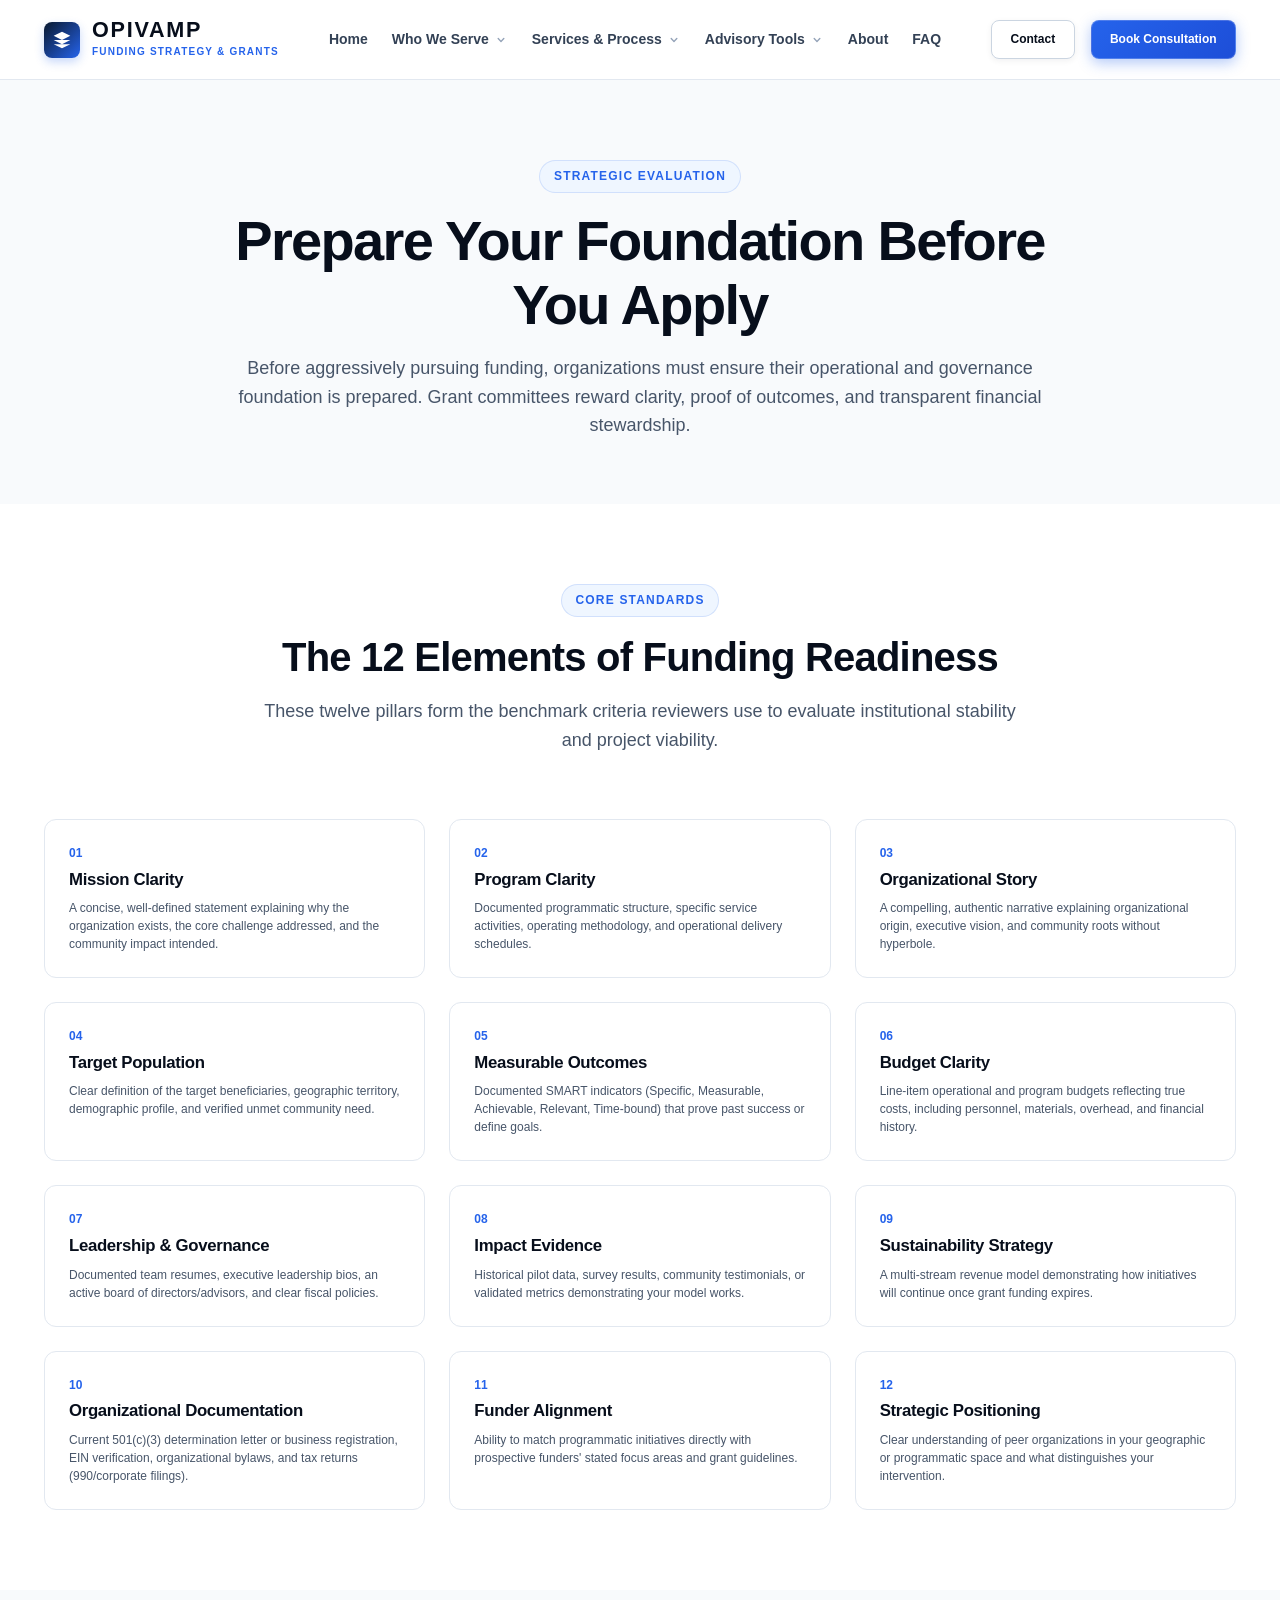
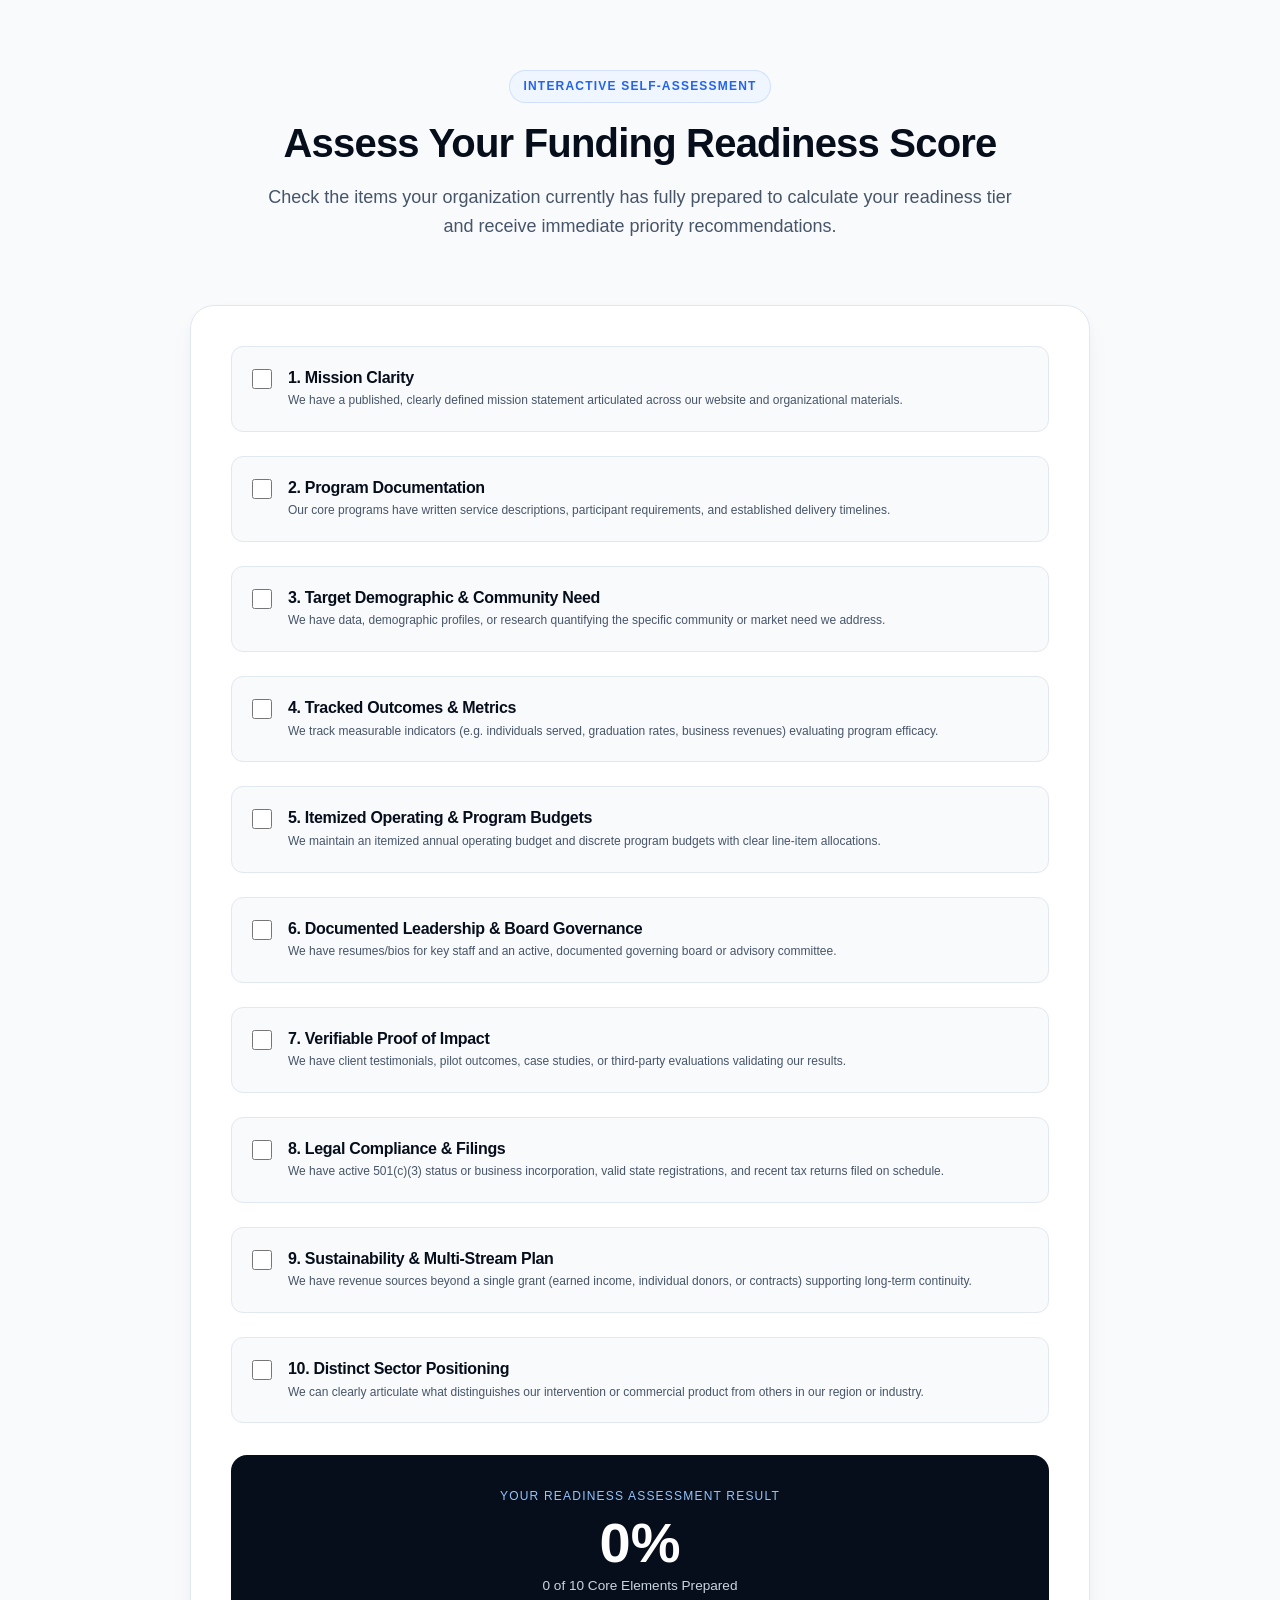
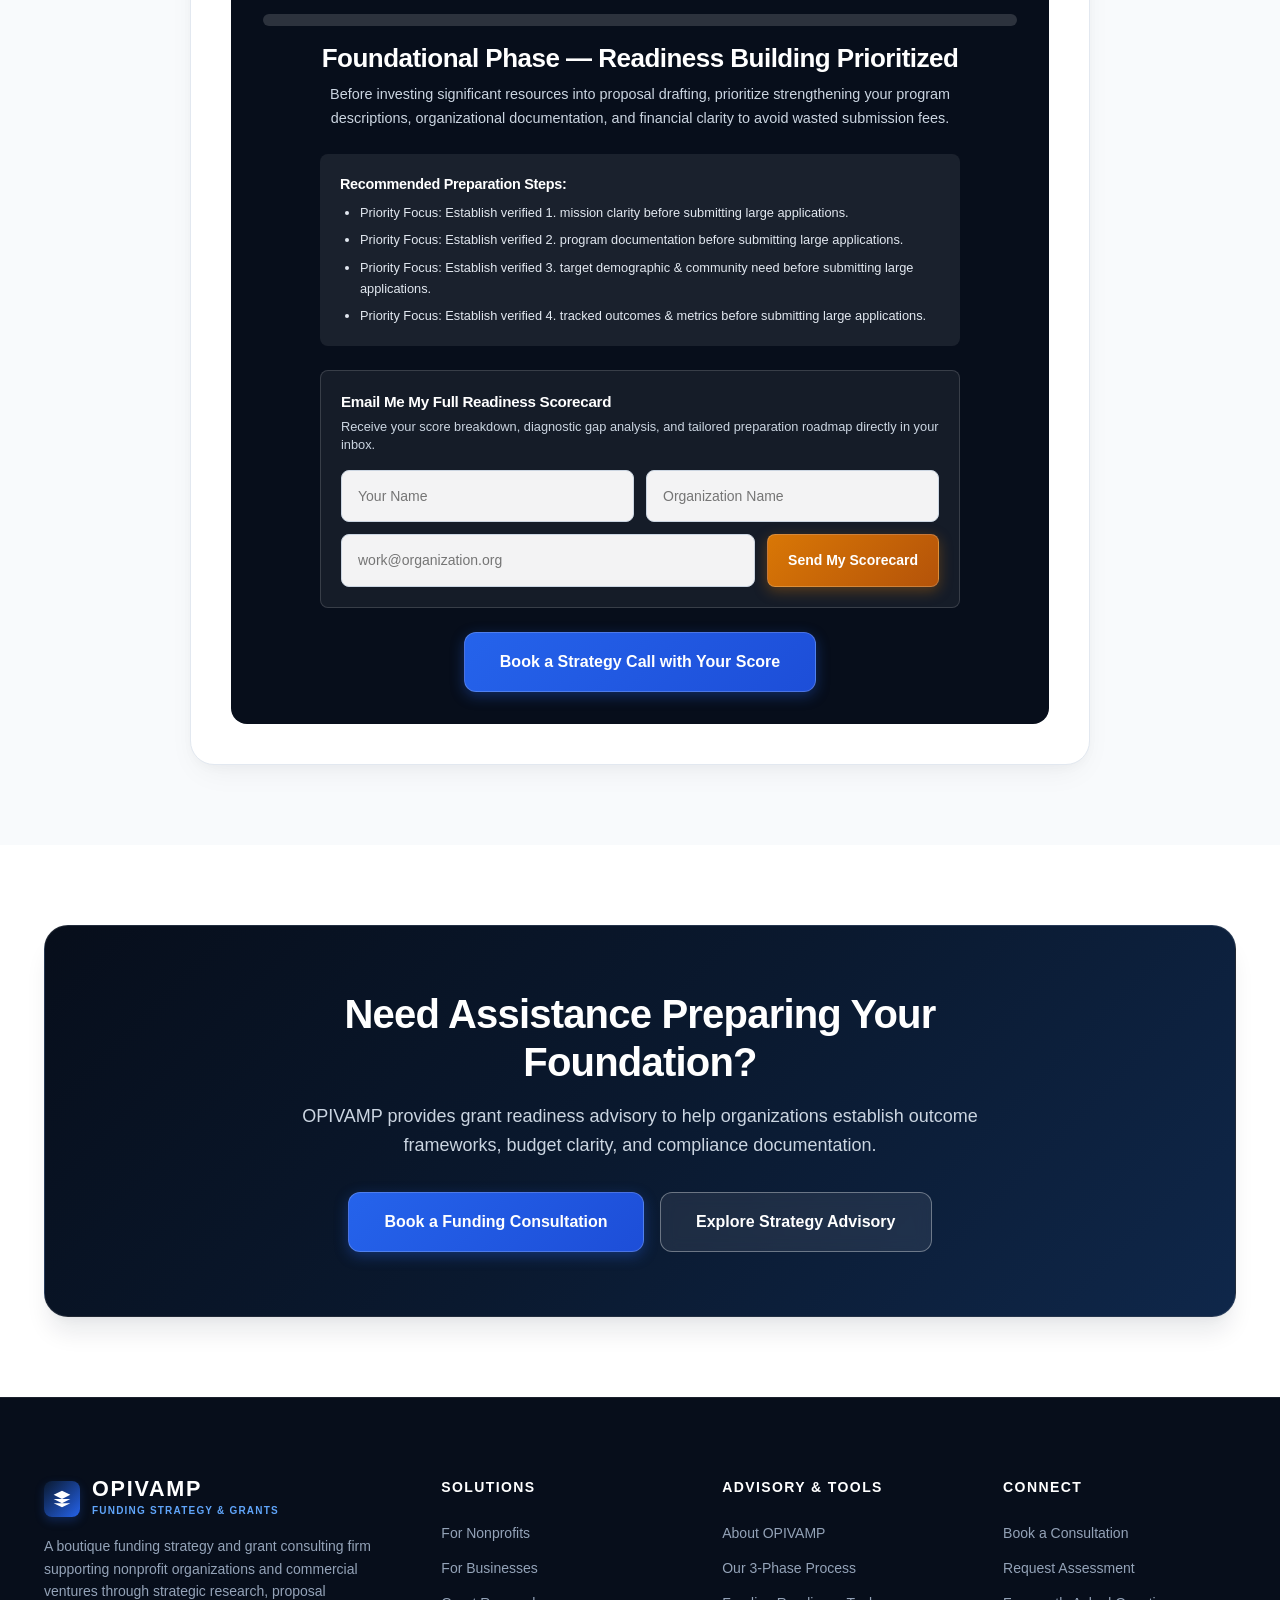
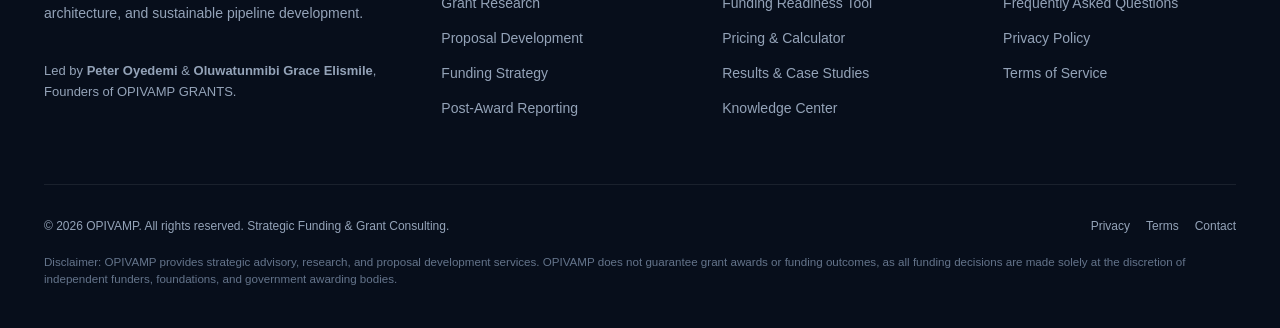
<file: readiness.html>
<!DOCTYPE html>
<html lang="en">
<head>
  <meta charset="UTF-8">
  <meta name="viewport" content="width=device-width, initial-scale=1.0">
  <title>Funding Readiness Framework & Interactive Assessment | OPIVAMP</title>
  <meta name="description" content="Assess your organization's grant readiness with OPIVAMP's 12-point framework and interactive self-assessment calculator. Prepare your foundation before pursuing capital.">
  <link rel="canonical" href="https://opivamp.com/readiness.html">

  <link rel="stylesheet" href="assets/css/style.css">
  <link rel="stylesheet" href="assets/css/components.css">
</head>
<body>
  <a href="#main-content" class="skip-link">Skip to main content</a>

  <!-- Header -->
  <header class="site-header">
    <div class="container header-container">
      <a href="index.html" class="brand-logo" aria-label="OPIVAMP Homepage">
        <div class="logo-symbol">
          <svg viewBox="0 0 24 24"><path d="M12 2L2 7l10 5 10-5-10-5zM2 17l10 5 10-5M2 12l10 5 10-5"/></svg>
        </div>
        <div class="brand-name">
          <span class="brand-title">OPIVAMP</span>
          <span class="brand-tagline">Funding Strategy & Grants</span>
        </div>
      </a>

            <!-- Compact, Decent Desktop Navigation with Dropdowns -->
      <nav class="nav-menu" aria-label="Primary Navigation">
        <a href="index.html" class="nav-link">Home</a>

        <!-- Dropdown: Who We Serve -->
        <div class="nav-item-dropdown">
          <button class="dropdown-trigger" aria-expanded="false" aria-haspopup="true">
            <span>Who We Serve</span>
            <svg viewBox="0 0 20 20" fill="currentColor"><path fill-rule="evenodd" d="M5.293 7.293a1 1 0 011.414 0L10 10.586l3.293-3.293a1 1 0 111.414 1.414l-4 4a1 1 0 01-1.414 0l-4-4a1 1 0 010-1.414z" clip-rule="evenodd"/></svg>
          </button>
          <div class="dropdown-menu">
            <a href="nonprofits.html" class="dropdown-item">
              <div class="dropdown-item-icon">
                <svg viewBox="0 0 24 24" fill="none" stroke="currentColor" stroke-width="2"><path d="M17 21v-2a4 4 0 0 0-4-4H5a4 4 0 0 0-4 4v2"/><circle cx="9" cy="7" r="4"/><path d="M23 21v-2a4 4 0 0 0-3-3.87"/><path d="M16 3.13a4 4 0 0 1 0 7.75"/></svg>
              </div>
              <div class="dropdown-item-text">
                <span class="dropdown-item-title">For Nonprofits</span>
                <span class="dropdown-item-desc">501(c)(3) & Community Grants</span>
              </div>
            </a>
            <a href="businesses.html" class="dropdown-item">
              <div class="dropdown-item-icon">
                <svg viewBox="0 0 24 24" fill="none" stroke="currentColor" stroke-width="2"><line x1="12" y1="1" x2="12" y2="23"/><path d="M17 5H9.5a3.5 3.5 0 0 0 0 7h5a3.5 3.5 0 0 1 0 7H6"/></svg>
              </div>
              <div class="dropdown-item-text">
                <span class="dropdown-item-title">For Businesses</span>
                <span class="dropdown-item-desc">Non-Dilutive & Growth Grants</span>
              </div>
            </a>
          </div>
        </div>

        <!-- Dropdown: Services & Approach -->
        <div class="nav-item-dropdown">
          <button class="dropdown-trigger" aria-expanded="false" aria-haspopup="true">
            <span>Services & Process</span>
            <svg viewBox="0 0 20 20" fill="currentColor"><path fill-rule="evenodd" d="M5.293 7.293a1 1 0 011.414 0L10 10.586l3.293-3.293a1 1 0 111.414 1.414l-4 4a1 1 0 01-1.414 0l-4-4a1 1 0 010-1.414z" clip-rule="evenodd"/></svg>
          </button>
          <div class="dropdown-menu">
            <a href="services.html" class="dropdown-item">
              <div class="dropdown-item-icon">
                <svg viewBox="0 0 24 24" fill="none" stroke="currentColor" stroke-width="2"><path d="M14 2H6a2 2 0 0 0-2 2v16a2 2 0 0 0 2 2h12a2 2 0 0 0 2-2V8z"/><polyline points="14 2 14 8 20 8"/></svg>
              </div>
              <div class="dropdown-item-text">
                <span class="dropdown-item-title">Our Services</span>
                <span class="dropdown-item-desc">Research, Proposals & Reporting</span>
              </div>
            </a>
            <a href="process.html" class="dropdown-item">
              <div class="dropdown-item-icon">
                <svg viewBox="0 0 24 24" fill="none" stroke="currentColor" stroke-width="2"><polyline points="22 12 18 12 15 21 9 3 6 12 2 12"/></svg>
              </div>
              <div class="dropdown-item-text">
                <span class="dropdown-item-title">Our 3-Phase Process</span>
                <span class="dropdown-item-desc">From Discovery to Reporting</span>
              </div>
            </a>
            <a href="pricing.html" class="dropdown-item">
              <div class="dropdown-item-icon">
                <svg viewBox="0 0 24 24" fill="none" stroke="currentColor" stroke-width="2"><rect x="2" y="4" width="20" height="16" rx="2"/><line x1="2" y1="10" x2="22" y2="10"/></svg>
              </div>
              <div class="dropdown-item-text">
                <span class="dropdown-item-title">Pricing & Packages</span>
                <span class="dropdown-item-desc">Transparent Rates & Estimator</span>
              </div>
            </a>
          </div>
        </div>

        <!-- Dropdown: Advisory & Tools -->
        <div class="nav-item-dropdown">
          <button class="dropdown-trigger" aria-expanded="false" aria-haspopup="true">
            <span>Advisory Tools</span>
            <svg viewBox="0 0 20 20" fill="currentColor"><path fill-rule="evenodd" d="M5.293 7.293a1 1 0 011.414 0L10 10.586l3.293-3.293a1 1 0 111.414 1.414l-4 4a1 1 0 01-1.414 0l-4-4a1 1 0 010-1.414z" clip-rule="evenodd"/></svg>
          </button>
          <div class="dropdown-menu">
            <a href="readiness.html" class="dropdown-item">
              <div class="dropdown-item-icon">
                <svg viewBox="0 0 24 24" fill="none" stroke="currentColor" stroke-width="2"><path d="M22 11.08V12a10 10 0 1 1-5.93-9.14"/><polyline points="22 4 12 14.01 9 11.01"/></svg>
              </div>
              <div class="dropdown-item-text">
                <span class="dropdown-item-title">Funding Readiness Tool</span>
                <span class="dropdown-item-desc">Interactive Score & Checklist</span>
              </div>
            </a>
            <a href="results.html" class="dropdown-item">
              <div class="dropdown-item-icon">
                <svg viewBox="0 0 24 24" fill="none" stroke="currentColor" stroke-width="2"><circle cx="12" cy="8" r="7"/><polyline points="8.21 13.89 7 23 12 20 17 23 15.79 13.88"/></svg>
              </div>
              <div class="dropdown-item-text">
                <span class="dropdown-item-title">Results & Case Studies</span>
                <span class="dropdown-item-desc">Verified Sector Frameworks</span>
              </div>
            </a>
            <a href="resources.html" class="dropdown-item">
              <div class="dropdown-item-icon">
                <svg viewBox="0 0 24 24" fill="none" stroke="currentColor" stroke-width="2"><path d="M2 3h6a4 4 0 0 1 4 4v14a3 3 0 0 0-3-3H2z"/><path d="M22 3h-6a4 4 0 0 0-4 4v14a3 3 0 0 1 3-3h7z"/></svg>
              </div>
              <div class="dropdown-item-text">
                <span class="dropdown-item-title">Knowledge Center</span>
                <span class="dropdown-item-desc">Guides, Articles & Strategies</span>
              </div>
            </a>
          </div>
        </div>

        <a href="about.html" class="nav-link">About</a>
        <a href="faq.html" class="nav-link">FAQ</a>
      </nav>

      <div class="header-cta-group">
        <a href="contact.html" class="btn btn-secondary btn-sm">Contact</a>
        <a href="consultation.html" class="btn btn-primary btn-sm">Book Consultation</a>
        <button class="mobile-toggle" aria-label="Open Navigation Menu" aria-expanded="false">
          <svg viewBox="0 0 24 24" stroke="currentColor" stroke-width="2" fill="none"><path d="M4 6h16M4 12h16M4 18h16"/></svg>
        </button>
      </div>
    </div>
  </header>

  <!-- Mobile Drawer -->
  <div class="mobile-drawer-overlay"></div>
  <aside class="mobile-drawer" aria-label="Mobile Navigation">
    <div class="mobile-drawer-header">
      <div class="brand-title">OPIVAMP</div>
      <button class="mobile-drawer-close" aria-label="Close menu" style="background:none; border:none; font-size:1.5rem; cursor:pointer;">&times;</button>
    </div>
    <nav class="mobile-nav-list">
      <a href="index.html" class="mobile-nav-link">Home</a>
      <a href="about.html" class="mobile-nav-link">About</a>
      <a href="services.html" class="mobile-nav-link">Services</a>
      <a href="nonprofits.html" class="mobile-nav-link">For Nonprofits</a>
      <a href="businesses.html" class="mobile-nav-link">For Businesses</a>
      <a href="process.html" class="mobile-nav-link">Our Process</a>
      <a href="readiness.html" class="mobile-nav-link active">Funding Readiness</a>
      <a href="pricing.html" class="mobile-nav-link">Pricing</a>
      <a href="resources.html" class="mobile-nav-link">Resources</a>
      <a href="faq.html" class="mobile-nav-link">FAQ</a>
      <a href="contact.html" class="mobile-nav-link">Contact</a>
    </nav>
    <a href="consultation.html" class="btn btn-primary btn-lg" style="width:100%;">Book a Consultation</a>
  </aside>

  <main id="main-content">
    <!-- Hero Header -->
    <section class="section bg-light" style="padding-top: calc(var(--space-16) + 1rem); padding-bottom: var(--space-16);">
      <div class="container container-narrow text-center">
        <div class="section-eyebrow">Strategic Evaluation</div>
        <h1 class="section-title">Prepare Your Foundation Before You Apply</h1>
        <p class="section-subtitle">
          Before aggressively pursuing funding, organizations must ensure their operational and governance foundation is prepared. Grant committees reward clarity, proof of outcomes, and transparent financial stewardship.
        </p>
      </div>
    </section>

    <!-- 12-Point Readiness Checklist Framework -->
    <section class="section bg-white">
      <div class="container">
        <div class="section-header">
          <div class="section-eyebrow">Core Standards</div>
          <h2 class="section-title">The 12 Elements of Funding Readiness</h2>
          <p class="section-subtitle">
            These twelve pillars form the benchmark criteria reviewers use to evaluate institutional stability and project viability.
          </p>
        </div>

        <div class="readiness-framework-grid">
          <div class="readiness-pill-item">
            <div class="readiness-pill-num">01</div>
            <h4>Mission Clarity</h4>
            <p>A concise, well-defined statement explaining why the organization exists, the core challenge addressed, and the community impact intended.</p>
          </div>

          <div class="readiness-pill-item">
            <div class="readiness-pill-num">02</div>
            <h4>Program Clarity</h4>
            <p>Documented programmatic structure, specific service activities, operating methodology, and operational delivery schedules.</p>
          </div>

          <div class="readiness-pill-item">
            <div class="readiness-pill-num">03</div>
            <h4>Organizational Story</h4>
            <p>A compelling, authentic narrative explaining organizational origin, executive vision, and community roots without hyperbole.</p>
          </div>

          <div class="readiness-pill-item">
            <div class="readiness-pill-num">04</div>
            <h4>Target Population</h4>
            <p>Clear definition of the target beneficiaries, geographic territory, demographic profile, and verified unmet community need.</p>
          </div>

          <div class="readiness-pill-item">
            <div class="readiness-pill-num">05</div>
            <h4>Measurable Outcomes</h4>
            <p>Documented SMART indicators (Specific, Measurable, Achievable, Relevant, Time-bound) that prove past success or define goals.</p>
          </div>

          <div class="readiness-pill-item">
            <div class="readiness-pill-num">06</div>
            <h4>Budget Clarity</h4>
            <p>Line-item operational and program budgets reflecting true costs, including personnel, materials, overhead, and financial history.</p>
          </div>

          <div class="readiness-pill-item">
            <div class="readiness-pill-num">07</div>
            <h4>Leadership & Governance</h4>
            <p>Documented team resumes, executive leadership bios, an active board of directors/advisors, and clear fiscal policies.</p>
          </div>

          <div class="readiness-pill-item">
            <div class="readiness-pill-num">08</div>
            <h4>Impact Evidence</h4>
            <p>Historical pilot data, survey results, community testimonials, or validated metrics demonstrating your model works.</p>
          </div>

          <div class="readiness-pill-item">
            <div class="readiness-pill-num">09</div>
            <h4>Sustainability Strategy</h4>
            <p>A multi-stream revenue model demonstrating how initiatives will continue once grant funding expires.</p>
          </div>

          <div class="readiness-pill-item">
            <div class="readiness-pill-num">10</div>
            <h4>Organizational Documentation</h4>
            <p>Current 501(c)(3) determination letter or business registration, EIN verification, organizational bylaws, and tax returns (990/corporate filings).</p>
          </div>

          <div class="readiness-pill-item">
            <div class="readiness-pill-num">11</div>
            <h4>Funder Alignment</h4>
            <p>Ability to match programmatic initiatives directly with prospective funders' stated focus areas and grant guidelines.</p>
          </div>

          <div class="readiness-pill-item">
            <div class="readiness-pill-num">12</div>
            <h4>Strategic Positioning</h4>
            <p>Clear understanding of peer organizations in your geographic or programmatic space and what distinguishes your intervention.</p>
          </div>
        </div>
      </div>
    </section>

    <!-- Interactive Self-Assessment Tool -->
    <section class="section bg-light" id="assessment-tool">
      <div class="container">
        <div class="section-header">
          <div class="section-eyebrow">Interactive Self-Assessment</div>
          <h2 class="section-title">Assess Your Funding Readiness Score</h2>
          <p class="section-subtitle">
            Check the items your organization currently has fully prepared to calculate your readiness tier and receive immediate priority recommendations.
          </p>
        </div>

        <div class="assessment-tool-wrapper">
          <form id="readinessAssessmentForm">
            <div class="assessment-questions">
              <!-- Item 1 -->
              <label class="assessment-item">
                <input type="checkbox" name="readiness" value="mission">
                <div class="assessment-text">
                  <h4>1. Mission Clarity</h4>
                  <p>We have a published, clearly defined mission statement articulated across our website and organizational materials.</p>
                </div>
              </label>

              <!-- Item 2 -->
              <label class="assessment-item">
                <input type="checkbox" name="readiness" value="programs">
                <div class="assessment-text">
                  <h4>2. Program Documentation</h4>
                  <p>Our core programs have written service descriptions, participant requirements, and established delivery timelines.</p>
                </div>
              </label>

              <!-- Item 3 -->
              <label class="assessment-item">
                <input type="checkbox" name="readiness" value="need">
                <div class="assessment-text">
                  <h4>3. Target Demographic & Community Need</h4>
                  <p>We have data, demographic profiles, or research quantifying the specific community or market need we address.</p>
                </div>
              </label>

              <!-- Item 4 -->
              <label class="assessment-item">
                <input type="checkbox" name="readiness" value="metrics">
                <div class="assessment-text">
                  <h4>4. Tracked Outcomes & Metrics</h4>
                  <p>We track measurable indicators (e.g. individuals served, graduation rates, business revenues) evaluating program efficacy.</p>
                </div>
              </label>

              <!-- Item 5 -->
              <label class="assessment-item">
                <input type="checkbox" name="readiness" value="budget">
                <div class="assessment-text">
                  <h4>5. Itemized Operating & Program Budgets</h4>
                  <p>We maintain an itemized annual operating budget and discrete program budgets with clear line-item allocations.</p>
                </div>
              </label>

              <!-- Item 6 -->
              <label class="assessment-item">
                <input type="checkbox" name="readiness" value="leadership">
                <div class="assessment-text">
                  <h4>6. Documented Leadership & Board Governance</h4>
                  <p>We have resumes/bios for key staff and an active, documented governing board or advisory committee.</p>
                </div>
              </label>

              <!-- Item 7 -->
              <label class="assessment-item">
                <input type="checkbox" name="readiness" value="evidence">
                <div class="assessment-text">
                  <h4>7. Verifiable Proof of Impact</h4>
                  <p>We have client testimonials, pilot outcomes, case studies, or third-party evaluations validating our results.</p>
                </div>
              </label>

              <!-- Item 8 -->
              <label class="assessment-item">
                <input type="checkbox" name="readiness" value="compliance">
                <div class="assessment-text">
                  <h4>8. Legal Compliance & Filings</h4>
                  <p>We have active 501(c)(3) status or business incorporation, valid state registrations, and recent tax returns filed on schedule.</p>
                </div>
              </label>

              <!-- Item 9 -->
              <label class="assessment-item">
                <input type="checkbox" name="readiness" value="sustainability">
                <div class="assessment-text">
                  <h4>9. Sustainability & Multi-Stream Plan</h4>
                  <p>We have revenue sources beyond a single grant (earned income, individual donors, or contracts) supporting long-term continuity.</p>
                </div>
              </label>

              <!-- Item 10 -->
              <label class="assessment-item">
                <input type="checkbox" name="readiness" value="positioning">
                <div class="assessment-text">
                  <h4>10. Distinct Sector Positioning</h4>
                  <p>We can clearly articulate what distinguishes our intervention or commercial product from others in our region or industry.</p>
                </div>
              </label>
            </div>
          </form>

          <!-- Score Card Display -->
          <div id="readinessResultCard" class="readiness-score-card">
            <div style="font-size: 0.75rem; text-transform: uppercase; letter-spacing: 0.1em; color: #93c5fd; margin-bottom: var(--space-2);">Your Readiness Assessment Result</div>
            <div id="scorePercent" style="font-size: 3.5rem; font-weight: 800; color: #ffffff; line-height: 1;">0%</div>
            <div id="checkedCount" style="font-size: 0.85rem; color: #cbd5e1; margin-top: var(--space-1);">0 of 10 Core Elements Prepared</div>
            
            <div class="score-bar-bg">
              <div id="scoreBarFill" class="score-bar-fill"></div>
            </div>

            <h3 id="tierTitle" style="color: #ffffff; margin-bottom: var(--space-2);">Evaluating...</h3>
            <p id="tierDesc" style="color: #cbd5e1; font-size: 0.9rem; max-width: 640px; margin: 0 auto var(--space-6); line-height: 1.6;"></p>

            <!-- Priority Recommendations -->
            <div style="background: rgba(255,255,255,0.08); border-radius: 8px; padding: 1.25rem; text-align: left; margin-bottom: var(--space-6); max-width: 640px; margin-left: auto; margin-right: auto;">
              <h4 style="color: #ffffff; font-size: 0.9rem; margin-bottom: 0.5rem;">Recommended Preparation Steps:</h4>
              <ul id="recommendationList" style="font-size: 0.8rem; color: #e2e8f0; display: flex; flex-direction: column; gap: 0.4rem; list-style: disc; padding-left: 1.25rem;">
              </ul>
            </div>

            <!-- Email Scorecard Lead Capture -->
            <div id="readinessLeadBox" style="background: rgba(255,255,255,0.06); border: 1px solid rgba(255,255,255,0.15); border-radius: 8px; padding: 1.25rem; max-width: 640px; margin: 0 auto var(--space-6); text-align: left;">
              <h4 style="color: #ffffff; font-size: 0.95rem; margin-bottom: 0.35rem;">Email Me My Full Readiness Scorecard</h4>
              <p style="color: #cbd5e1; font-size: 0.8rem; margin-bottom: 1rem; line-height: 1.4;">
                Receive your score breakdown, diagnostic gap analysis, and tailored preparation roadmap directly in your inbox.
              </p>
              
              <form id="emailScorecardForm">
                <input type="text" name="_honey" style="display:none" tabindex="-1" autocomplete="off">
                <div class="responsive-check-grid" style="gap: 0.75rem; margin-bottom: 0.75rem;">
                  <input type="text" id="scorecardName" name="name" class="form-control" placeholder="Your Name" required style="background: rgba(255,255,255,0.95); color: #0f172a; font-size: 0.875rem;">
                  <input type="text" id="scorecardOrg" name="organization" class="form-control" placeholder="Organization Name" required style="background: rgba(255,255,255,0.95); color: #0f172a; font-size: 0.875rem;">
                </div>
                <div style="display: flex; gap: 0.75rem; flex-wrap: wrap;">
                  <input type="email" id="scorecardEmail" name="email" class="form-control" placeholder="work@organization.org" required style="flex: 1; min-width: 200px; background: rgba(255,255,255,0.95); color: #0f172a; font-size: 0.875rem;">
                  <button type="submit" class="btn btn-gold" style="white-space: nowrap; font-size: 0.875rem; padding: 0.6rem 1.25rem;">
                    Send My Scorecard
                  </button>
                </div>
                <div id="scorecardStatusMsg" style="display:none; margin-top: 0.75rem; font-size: 0.8rem; padding: 0.5rem 0.75rem; border-radius: 4px;"></div>
              </form>
            </div>

            <a id="readinessConsultBtn" href="consultation.html" class="btn btn-primary btn-lg">
              Book a Strategy Call with Your Score
            </a>
          </div>
        </div>
      </div>
    </section>

    <!-- Closing CTA Banner -->
    <section class="section bg-white">
      <div class="container">
        <div class="cta-banner">
          <div class="cta-banner-content">
            <h2>Need Assistance Preparing Your Foundation?</h2>
            <p>
              OPIVAMP provides grant readiness advisory to help organizations establish outcome frameworks, budget clarity, and compliance documentation.
            </p>
            <div style="display: flex; justify-content: center; gap: var(--space-4); flex-wrap: wrap;">
              <a href="consultation.html" class="btn btn-primary btn-lg">Book a Funding Consultation</a>
              <a href="services.html#strategy" class="btn btn-outline-white btn-lg">Explore Strategy Advisory</a>
            </div>
          </div>
        </div>
      </div>
    </section>
  </main>

  <!-- Footer -->
  <footer class="site-footer">
    <div class="container">
      <div class="footer-grid">
        <div class="footer-brand">
          <div class="brand-logo" style="color: var(--color-white);">
            <div class="logo-symbol">
              <svg viewBox="0 0 24 24"><path d="M12 2L2 7l10 5 10-5-10-5zM2 17l10 5 10-5M2 12l10 5 10-5"/></svg>
            </div>
            <div class="brand-name">
              <span class="brand-title">OPIVAMP</span>
              <span class="brand-tagline" style="color: #60a5fa;">Funding Strategy & Grants</span>
            </div>
          </div>
          <p>
            A boutique funding strategy and grant consulting firm supporting nonprofit organizations and commercial ventures through strategic research, proposal architecture, and sustainable pipeline development.
          </p>
          <p style="font-size: 0.8125rem; color: #94a3b8;">
            Led by <strong>Peter Oyedemi</strong> & <strong>Oluwatunmibi Grace Elismile</strong>, Founders of OPIVAMP GRANTS.
          </p>
        </div>

        <div class="footer-col">
          <h4 class="footer-heading">Solutions</h4>
          <div class="footer-links">
            <a href="nonprofits.html" class="footer-link">For Nonprofits</a>
            <a href="businesses.html" class="footer-link">For Businesses</a>
            <a href="services.html#research" class="footer-link">Grant Research</a>
            <a href="services.html#applications" class="footer-link">Proposal Development</a>
            <a href="services.html#strategy" class="footer-link">Funding Strategy</a>
            <a href="services.html#reporting" class="footer-link">Post-Award Reporting</a>
          </div>
        </div>

        <div class="footer-col">
          <h4 class="footer-heading">Advisory & Tools</h4>
          <div class="footer-links">
            <a href="about.html" class="footer-link">About OPIVAMP</a>
            <a href="process.html" class="footer-link">Our 3-Phase Process</a>
            <a href="readiness.html" class="footer-link">Funding Readiness Tool</a>
            <a href="pricing.html" class="footer-link">Pricing & Calculator</a>
            <a href="results.html" class="footer-link">Results & Case Studies</a>
            <a href="resources.html" class="footer-link">Knowledge Center</a>
          </div>
        </div>

        <div class="footer-col">
          <h4 class="footer-heading">Connect</h4>
          <div class="footer-links">
            <a href="consultation.html" class="footer-link">Book a Consultation</a>
            <a href="contact.html" class="footer-link">Request Assessment</a>
            <a href="faq.html" class="footer-link">Frequently Asked Questions</a>
            <a href="privacy.html" class="footer-link">Privacy Policy</a>
            <a href="terms.html" class="footer-link">Terms of Service</a>
          </div>
        </div>
      </div>

      <div class="footer-bottom">
        <div>&copy; 2026 OPIVAMP. All rights reserved. Strategic Funding & Grant Consulting.</div>
        <div style="display: flex; gap: var(--space-4);">
          <a href="privacy.html" style="color: var(--color-slate-400);">Privacy</a>
          <a href="terms.html" style="color: var(--color-slate-400);">Terms</a>
          <a href="contact.html" style="color: var(--color-slate-400);">Contact</a>
        </div>
      </div>
      <p class="footer-legal-note">
        Disclaimer: OPIVAMP provides strategic advisory, research, and proposal development services. OPIVAMP does not guarantee grant awards or funding outcomes, as all funding decisions are made solely at the discretion of independent funders, foundations, and government awarding bodies.
      </p>
    </div>
  </footer>

  <script src="assets/js/form-config.js"></script>
  <script src="assets/js/main.js"></script>
  <script src="assets/js/readiness.js"></script>
  <!-- Tawk.to Live Chat -->
  <script type="text/javascript">
  var Tawk_API = Tawk_API || {}, Tawk_LoadStart = new Date();
  (function(){
  var s1 = document.createElement("script"), s0 = document.getElementsByTagName("script")[0];
  s1.async = true;
  s1.src = 'https://embed.tawk.to/6aa4995d0f09ed34497bc706/1k29fe5gn';
  s1.charset = 'UTF-8';
  s1.setAttribute('crossorigin', '*');
  s0.parentNode.insertBefore(s1, s0);
  })();
  </script>
</body>
</html>
</file>
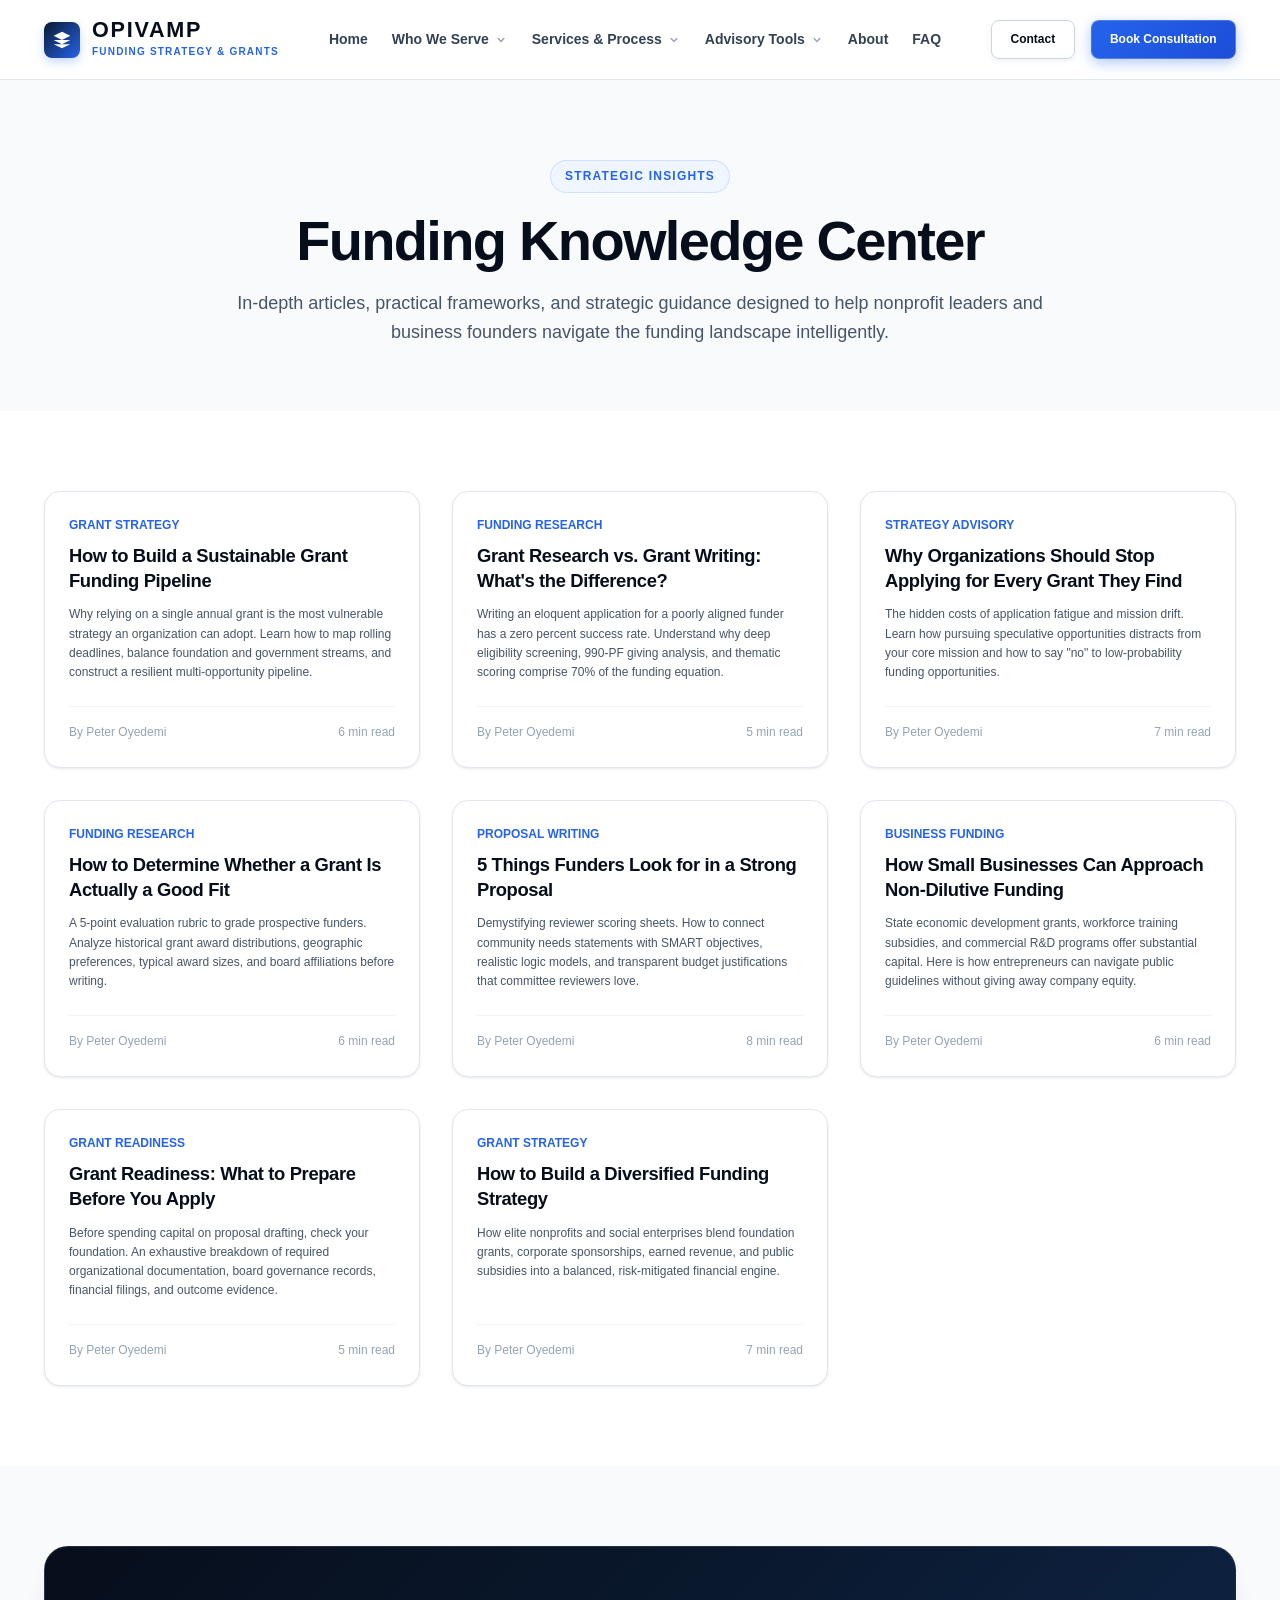
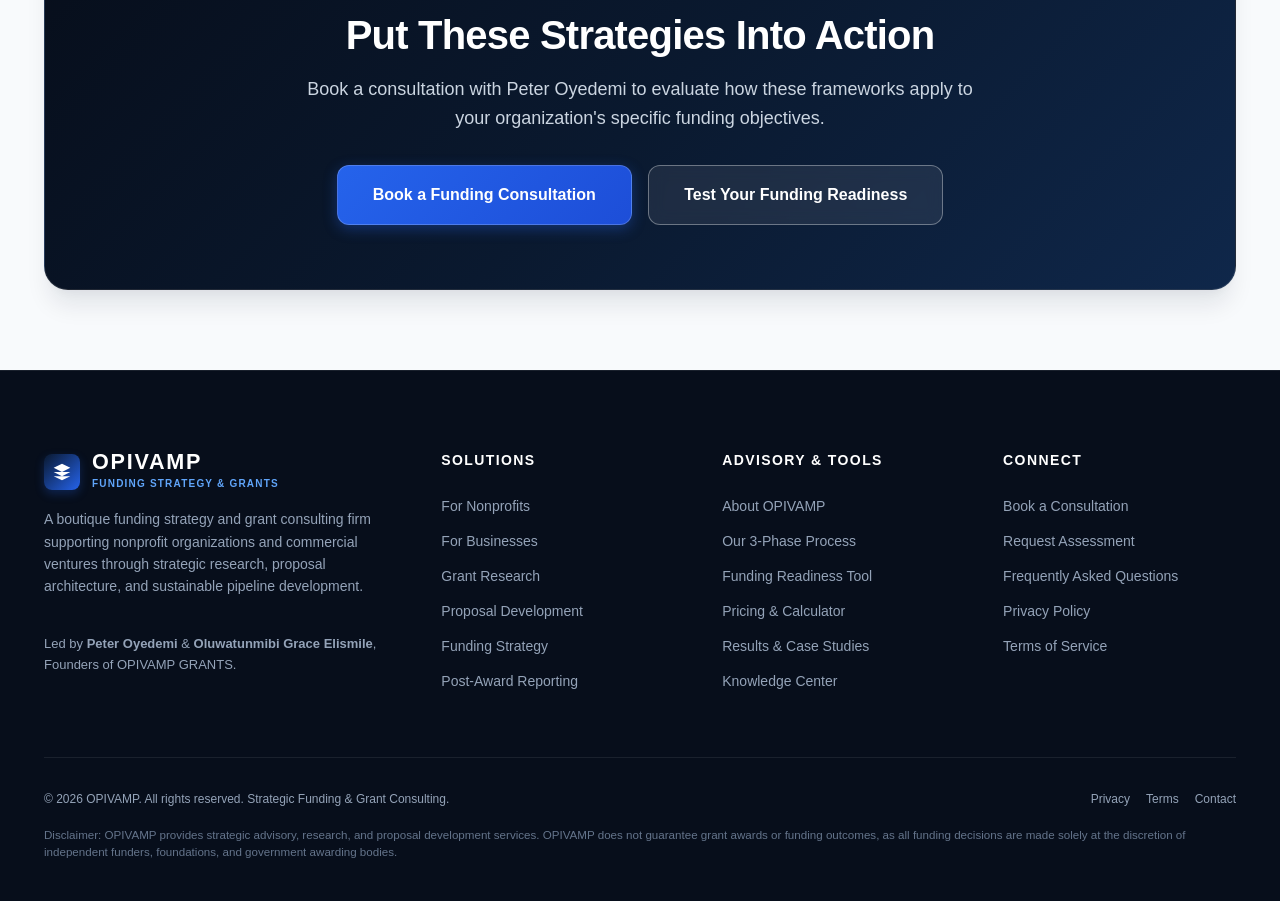
<file: resources.html>
<!DOCTYPE html>
<html lang="en">
<head>
  <meta charset="UTF-8">
  <meta name="viewport" content="width=device-width, initial-scale=1.0">
  <title>Funding Strategy Resources & Knowledge Center | OPIVAMP</title>
  <meta name="description" content="Explore expert grant strategy articles, research frameworks, proposal writing best practices, and non-dilutive funding insights from OPIVAMP.">
  <link rel="canonical" href="https://opivamp.com/resources.html">

  <link rel="stylesheet" href="assets/css/style.css">
  <link rel="stylesheet" href="assets/css/components.css">
</head>
<body>
  <a href="#main-content" class="skip-link">Skip to main content</a>

  <!-- Header -->
  <header class="site-header">
    <div class="container header-container">
      <a href="index.html" class="brand-logo" aria-label="OPIVAMP Homepage">
        <div class="logo-symbol">
          <svg viewBox="0 0 24 24"><path d="M12 2L2 7l10 5 10-5-10-5zM2 17l10 5 10-5M2 12l10 5 10-5"/></svg>
        </div>
        <div class="brand-name">
          <span class="brand-title">OPIVAMP</span>
          <span class="brand-tagline">Funding Strategy & Grants</span>
        </div>
      </a>

            <!-- Compact, Decent Desktop Navigation with Dropdowns -->
      <nav class="nav-menu" aria-label="Primary Navigation">
        <a href="index.html" class="nav-link">Home</a>

        <!-- Dropdown: Who We Serve -->
        <div class="nav-item-dropdown">
          <button class="dropdown-trigger" aria-expanded="false" aria-haspopup="true">
            <span>Who We Serve</span>
            <svg viewBox="0 0 20 20" fill="currentColor"><path fill-rule="evenodd" d="M5.293 7.293a1 1 0 011.414 0L10 10.586l3.293-3.293a1 1 0 111.414 1.414l-4 4a1 1 0 01-1.414 0l-4-4a1 1 0 010-1.414z" clip-rule="evenodd"/></svg>
          </button>
          <div class="dropdown-menu">
            <a href="nonprofits.html" class="dropdown-item">
              <div class="dropdown-item-icon">
                <svg viewBox="0 0 24 24" fill="none" stroke="currentColor" stroke-width="2"><path d="M17 21v-2a4 4 0 0 0-4-4H5a4 4 0 0 0-4 4v2"/><circle cx="9" cy="7" r="4"/><path d="M23 21v-2a4 4 0 0 0-3-3.87"/><path d="M16 3.13a4 4 0 0 1 0 7.75"/></svg>
              </div>
              <div class="dropdown-item-text">
                <span class="dropdown-item-title">For Nonprofits</span>
                <span class="dropdown-item-desc">501(c)(3) & Community Grants</span>
              </div>
            </a>
            <a href="businesses.html" class="dropdown-item">
              <div class="dropdown-item-icon">
                <svg viewBox="0 0 24 24" fill="none" stroke="currentColor" stroke-width="2"><line x1="12" y1="1" x2="12" y2="23"/><path d="M17 5H9.5a3.5 3.5 0 0 0 0 7h5a3.5 3.5 0 0 1 0 7H6"/></svg>
              </div>
              <div class="dropdown-item-text">
                <span class="dropdown-item-title">For Businesses</span>
                <span class="dropdown-item-desc">Non-Dilutive & Growth Grants</span>
              </div>
            </a>
          </div>
        </div>

        <!-- Dropdown: Services & Approach -->
        <div class="nav-item-dropdown">
          <button class="dropdown-trigger" aria-expanded="false" aria-haspopup="true">
            <span>Services & Process</span>
            <svg viewBox="0 0 20 20" fill="currentColor"><path fill-rule="evenodd" d="M5.293 7.293a1 1 0 011.414 0L10 10.586l3.293-3.293a1 1 0 111.414 1.414l-4 4a1 1 0 01-1.414 0l-4-4a1 1 0 010-1.414z" clip-rule="evenodd"/></svg>
          </button>
          <div class="dropdown-menu">
            <a href="services.html" class="dropdown-item">
              <div class="dropdown-item-icon">
                <svg viewBox="0 0 24 24" fill="none" stroke="currentColor" stroke-width="2"><path d="M14 2H6a2 2 0 0 0-2 2v16a2 2 0 0 0 2 2h12a2 2 0 0 0 2-2V8z"/><polyline points="14 2 14 8 20 8"/></svg>
              </div>
              <div class="dropdown-item-text">
                <span class="dropdown-item-title">Our Services</span>
                <span class="dropdown-item-desc">Research, Proposals & Reporting</span>
              </div>
            </a>
            <a href="process.html" class="dropdown-item">
              <div class="dropdown-item-icon">
                <svg viewBox="0 0 24 24" fill="none" stroke="currentColor" stroke-width="2"><polyline points="22 12 18 12 15 21 9 3 6 12 2 12"/></svg>
              </div>
              <div class="dropdown-item-text">
                <span class="dropdown-item-title">Our 3-Phase Process</span>
                <span class="dropdown-item-desc">From Discovery to Reporting</span>
              </div>
            </a>
            <a href="pricing.html" class="dropdown-item">
              <div class="dropdown-item-icon">
                <svg viewBox="0 0 24 24" fill="none" stroke="currentColor" stroke-width="2"><rect x="2" y="4" width="20" height="16" rx="2"/><line x1="2" y1="10" x2="22" y2="10"/></svg>
              </div>
              <div class="dropdown-item-text">
                <span class="dropdown-item-title">Pricing & Packages</span>
                <span class="dropdown-item-desc">Transparent Rates & Estimator</span>
              </div>
            </a>
          </div>
        </div>

        <!-- Dropdown: Advisory & Tools -->
        <div class="nav-item-dropdown">
          <button class="dropdown-trigger" aria-expanded="false" aria-haspopup="true">
            <span>Advisory Tools</span>
            <svg viewBox="0 0 20 20" fill="currentColor"><path fill-rule="evenodd" d="M5.293 7.293a1 1 0 011.414 0L10 10.586l3.293-3.293a1 1 0 111.414 1.414l-4 4a1 1 0 01-1.414 0l-4-4a1 1 0 010-1.414z" clip-rule="evenodd"/></svg>
          </button>
          <div class="dropdown-menu">
            <a href="readiness.html" class="dropdown-item">
              <div class="dropdown-item-icon">
                <svg viewBox="0 0 24 24" fill="none" stroke="currentColor" stroke-width="2"><path d="M22 11.08V12a10 10 0 1 1-5.93-9.14"/><polyline points="22 4 12 14.01 9 11.01"/></svg>
              </div>
              <div class="dropdown-item-text">
                <span class="dropdown-item-title">Funding Readiness Tool</span>
                <span class="dropdown-item-desc">Interactive Score & Checklist</span>
              </div>
            </a>
            <a href="results.html" class="dropdown-item">
              <div class="dropdown-item-icon">
                <svg viewBox="0 0 24 24" fill="none" stroke="currentColor" stroke-width="2"><circle cx="12" cy="8" r="7"/><polyline points="8.21 13.89 7 23 12 20 17 23 15.79 13.88"/></svg>
              </div>
              <div class="dropdown-item-text">
                <span class="dropdown-item-title">Results & Case Studies</span>
                <span class="dropdown-item-desc">Verified Sector Frameworks</span>
              </div>
            </a>
            <a href="resources.html" class="dropdown-item">
              <div class="dropdown-item-icon">
                <svg viewBox="0 0 24 24" fill="none" stroke="currentColor" stroke-width="2"><path d="M2 3h6a4 4 0 0 1 4 4v14a3 3 0 0 0-3-3H2z"/><path d="M22 3h-6a4 4 0 0 0-4 4v14a3 3 0 0 1 3-3h7z"/></svg>
              </div>
              <div class="dropdown-item-text">
                <span class="dropdown-item-title">Knowledge Center</span>
                <span class="dropdown-item-desc">Guides, Articles & Strategies</span>
              </div>
            </a>
          </div>
        </div>

        <a href="about.html" class="nav-link">About</a>
        <a href="faq.html" class="nav-link">FAQ</a>
      </nav>

      <div class="header-cta-group">
        <a href="contact.html" class="btn btn-secondary btn-sm">Contact</a>
        <a href="consultation.html" class="btn btn-primary btn-sm">Book Consultation</a>
        <button class="mobile-toggle" aria-label="Open Navigation Menu" aria-expanded="false">
          <svg viewBox="0 0 24 24" stroke="currentColor" stroke-width="2" fill="none"><path d="M4 6h16M4 12h16M4 18h16"/></svg>
        </button>
      </div>
    </div>
  </header>

  <!-- Mobile Drawer -->
  <div class="mobile-drawer-overlay"></div>
  <aside class="mobile-drawer" aria-label="Mobile Navigation">
    <div class="mobile-drawer-header">
      <div class="brand-title">OPIVAMP</div>
      <button class="mobile-drawer-close" aria-label="Close menu" style="background:none; border:none; font-size:1.5rem; cursor:pointer;">&times;</button>
    </div>
    <nav class="mobile-nav-list">
      <a href="index.html" class="mobile-nav-link">Home</a>
      <a href="about.html" class="mobile-nav-link">About</a>
      <a href="services.html" class="mobile-nav-link">Services</a>
      <a href="nonprofits.html" class="mobile-nav-link">For Nonprofits</a>
      <a href="businesses.html" class="mobile-nav-link">For Businesses</a>
      <a href="process.html" class="mobile-nav-link">Our Process</a>
      <a href="readiness.html" class="mobile-nav-link">Funding Readiness</a>
      <a href="pricing.html" class="mobile-nav-link">Pricing</a>
      <a href="results.html" class="mobile-nav-link">Results & Studies</a>
      <a href="resources.html" class="mobile-nav-link active">Resources</a>
      <a href="faq.html" class="mobile-nav-link">FAQ</a>
      <a href="contact.html" class="mobile-nav-link">Contact</a>
    </nav>
    <a href="consultation.html" class="btn btn-primary btn-lg" style="width:100%;">Book a Consultation</a>
  </aside>

  <main id="main-content">
    <!-- Hero Header -->
    <section class="section bg-light" style="padding-top: calc(var(--space-16) + 1rem); padding-bottom: var(--space-16);">
      <div class="container container-narrow text-center">
        <div class="section-eyebrow">Strategic Insights</div>
        <h1 class="section-title">Funding Knowledge Center</h1>
        <p class="section-subtitle">
          In-depth articles, practical frameworks, and strategic guidance designed to help nonprofit leaders and business founders navigate the funding landscape intelligently.
        </p>
      </div>
    </section>

    <!-- Articles Grid Section -->
    <section class="section bg-white">
      <div class="container">
        
        <div class="resources-grid">
          <!-- Article 1 -->
          <article class="article-card">
            <div class="article-body">
              <div class="article-category">Grant Strategy</div>
              <h3 class="article-title">How to Build a Sustainable Grant Funding Pipeline</h3>
              <p class="article-excerpt">
                Why relying on a single annual grant is the most vulnerable strategy an organization can adopt. Learn how to map rolling deadlines, balance foundation and government streams, and construct a resilient multi-opportunity pipeline.
              </p>
              <div class="article-meta">
                <span>By Peter Oyedemi</span>
                <span>6 min read</span>
              </div>
            </div>
          </article>

          <!-- Article 2 -->
          <article class="article-card">
            <div class="article-body">
              <div class="article-category">Funding Research</div>
              <h3 class="article-title">Grant Research vs. Grant Writing: What's the Difference?</h3>
              <p class="article-excerpt">
                Writing an eloquent application for a poorly aligned funder has a zero percent success rate. Understand why deep eligibility screening, 990-PF giving analysis, and thematic scoring comprise 70% of the funding equation.
              </p>
              <div class="article-meta">
                <span>By Peter Oyedemi</span>
                <span>5 min read</span>
              </div>
            </div>
          </article>

          <!-- Article 3 -->
          <article class="article-card">
            <div class="article-body">
              <div class="article-category">Strategy Advisory</div>
              <h3 class="article-title">Why Organizations Should Stop Applying for Every Grant They Find</h3>
              <p class="article-excerpt">
                The hidden costs of application fatigue and mission drift. Learn how pursuing speculative opportunities distracts from your core mission and how to say "no" to low-probability funding opportunities.
              </p>
              <div class="article-meta">
                <span>By Peter Oyedemi</span>
                <span>7 min read</span>
              </div>
            </div>
          </article>

          <!-- Article 4 -->
          <article class="article-card">
            <div class="article-body">
              <div class="article-category">Funding Research</div>
              <h3 class="article-title">How to Determine Whether a Grant Is Actually a Good Fit</h3>
              <p class="article-excerpt">
                A 5-point evaluation rubric to grade prospective funders. Analyze historical grant award distributions, geographic preferences, typical award sizes, and board affiliations before writing.
              </p>
              <div class="article-meta">
                <span>By Peter Oyedemi</span>
                <span>6 min read</span>
              </div>
            </div>
          </article>

          <!-- Article 5 -->
          <article class="article-card">
            <div class="article-body">
              <div class="article-category">Proposal Writing</div>
              <h3 class="article-title">5 Things Funders Look for in a Strong Proposal</h3>
              <p class="article-excerpt">
                Demystifying reviewer scoring sheets. How to connect community needs statements with SMART objectives, realistic logic models, and transparent budget justifications that committee reviewers love.
              </p>
              <div class="article-meta">
                <span>By Peter Oyedemi</span>
                <span>8 min read</span>
              </div>
            </div>
          </article>

          <!-- Article 6 -->
          <article class="article-card">
            <div class="article-body">
              <div class="article-category">Business Funding</div>
              <h3 class="article-title">How Small Businesses Can Approach Non-Dilutive Funding</h3>
              <p class="article-excerpt">
                State economic development grants, workforce training subsidies, and commercial R&D programs offer substantial capital. Here is how entrepreneurs can navigate public guidelines without giving away company equity.
              </p>
              <div class="article-meta">
                <span>By Peter Oyedemi</span>
                <span>6 min read</span>
              </div>
            </div>
          </article>

          <!-- Article 7 -->
          <article class="article-card">
            <div class="article-body">
              <div class="article-category">Grant Readiness</div>
              <h3 class="article-title">Grant Readiness: What to Prepare Before You Apply</h3>
              <p class="article-excerpt">
                Before spending capital on proposal drafting, check your foundation. An exhaustive breakdown of required organizational documentation, board governance records, financial filings, and outcome evidence.
              </p>
              <div class="article-meta">
                <span>By Peter Oyedemi</span>
                <span>5 min read</span>
              </div>
            </div>
          </article>

          <!-- Article 8 -->
          <article class="article-card">
            <div class="article-body">
              <div class="article-category">Grant Strategy</div>
              <h3 class="article-title">How to Build a Diversified Funding Strategy</h3>
              <p class="article-excerpt">
                How elite nonprofits and social enterprises blend foundation grants, corporate sponsorships, earned revenue, and public subsidies into a balanced, risk-mitigated financial engine.
              </p>
              <div class="article-meta">
                <span>By Peter Oyedemi</span>
                <span>7 min read</span>
              </div>
            </div>
          </article>
        </div>

      </div>
    </section>

    <!-- Closing CTA -->
    <section class="section bg-light">
      <div class="container">
        <div class="cta-banner">
          <div class="cta-banner-content">
            <h2>Put These Strategies Into Action</h2>
            <p>
              Book a consultation with Peter Oyedemi to evaluate how these frameworks apply to your organization's specific funding objectives.
            </p>
            <div style="display: flex; justify-content: center; gap: var(--space-4); flex-wrap: wrap;">
              <a href="consultation.html" class="btn btn-primary btn-lg">Book a Funding Consultation</a>
              <a href="readiness.html" class="btn btn-outline-white btn-lg">Test Your Funding Readiness</a>
            </div>
          </div>
        </div>
      </div>
    </section>
  </main>

  <!-- Footer -->
  <footer class="site-footer">
    <div class="container">
      <div class="footer-grid">
        <div class="footer-brand">
          <div class="brand-logo" style="color: var(--color-white);">
            <div class="logo-symbol">
              <svg viewBox="0 0 24 24"><path d="M12 2L2 7l10 5 10-5-10-5zM2 17l10 5 10-5M2 12l10 5 10-5"/></svg>
            </div>
            <div class="brand-name">
              <span class="brand-title">OPIVAMP</span>
              <span class="brand-tagline" style="color: #60a5fa;">Funding Strategy & Grants</span>
            </div>
          </div>
          <p>
            A boutique funding strategy and grant consulting firm supporting nonprofit organizations and commercial ventures through strategic research, proposal architecture, and sustainable pipeline development.
          </p>
          <p style="font-size: 0.8125rem; color: #94a3b8;">
            Led by <strong>Peter Oyedemi</strong> & <strong>Oluwatunmibi Grace Elismile</strong>, Founders of OPIVAMP GRANTS.
          </p>
        </div>

        <div class="footer-col">
          <h4 class="footer-heading">Solutions</h4>
          <div class="footer-links">
            <a href="nonprofits.html" class="footer-link">For Nonprofits</a>
            <a href="businesses.html" class="footer-link">For Businesses</a>
            <a href="services.html#research" class="footer-link">Grant Research</a>
            <a href="services.html#applications" class="footer-link">Proposal Development</a>
            <a href="services.html#strategy" class="footer-link">Funding Strategy</a>
            <a href="services.html#reporting" class="footer-link">Post-Award Reporting</a>
          </div>
        </div>

        <div class="footer-col">
          <h4 class="footer-heading">Advisory & Tools</h4>
          <div class="footer-links">
            <a href="about.html" class="footer-link">About OPIVAMP</a>
            <a href="process.html" class="footer-link">Our 3-Phase Process</a>
            <a href="readiness.html" class="footer-link">Funding Readiness Tool</a>
            <a href="pricing.html" class="footer-link">Pricing & Calculator</a>
            <a href="results.html" class="footer-link">Results & Case Studies</a>
            <a href="resources.html" class="footer-link">Knowledge Center</a>
          </div>
        </div>

        <div class="footer-col">
          <h4 class="footer-heading">Connect</h4>
          <div class="footer-links">
            <a href="consultation.html" class="footer-link">Book a Consultation</a>
            <a href="contact.html" class="footer-link">Request Assessment</a>
            <a href="faq.html" class="footer-link">Frequently Asked Questions</a>
            <a href="privacy.html" class="footer-link">Privacy Policy</a>
            <a href="terms.html" class="footer-link">Terms of Service</a>
          </div>
        </div>
      </div>

      <div class="footer-bottom">
        <div>&copy; 2026 OPIVAMP. All rights reserved. Strategic Funding & Grant Consulting.</div>
        <div style="display: flex; gap: var(--space-4);">
          <a href="privacy.html" style="color: var(--color-slate-400);">Privacy</a>
          <a href="terms.html" style="color: var(--color-slate-400);">Terms</a>
          <a href="contact.html" style="color: var(--color-slate-400);">Contact</a>
        </div>
      </div>
      <p class="footer-legal-note">
        Disclaimer: OPIVAMP provides strategic advisory, research, and proposal development services. OPIVAMP does not guarantee grant awards or funding outcomes, as all funding decisions are made solely at the discretion of independent funders, foundations, and government awarding bodies.
      </p>
    </div>
  </footer>

  <script src="assets/js/main.js"></script>
  <!-- Tawk.to Live Chat -->
  <script type="text/javascript">
  var Tawk_API = Tawk_API || {}, Tawk_LoadStart = new Date();
  (function(){
  var s1 = document.createElement("script"), s0 = document.getElementsByTagName("script")[0];
  s1.async = true;
  s1.src = 'https://embed.tawk.to/6aa4995d0f09ed34497bc706/1k29fe5gn';
  s1.charset = 'UTF-8';
  s1.setAttribute('crossorigin', '*');
  s0.parentNode.insertBefore(s1, s0);
  })();
  </script>
</body>
</html>
</file>
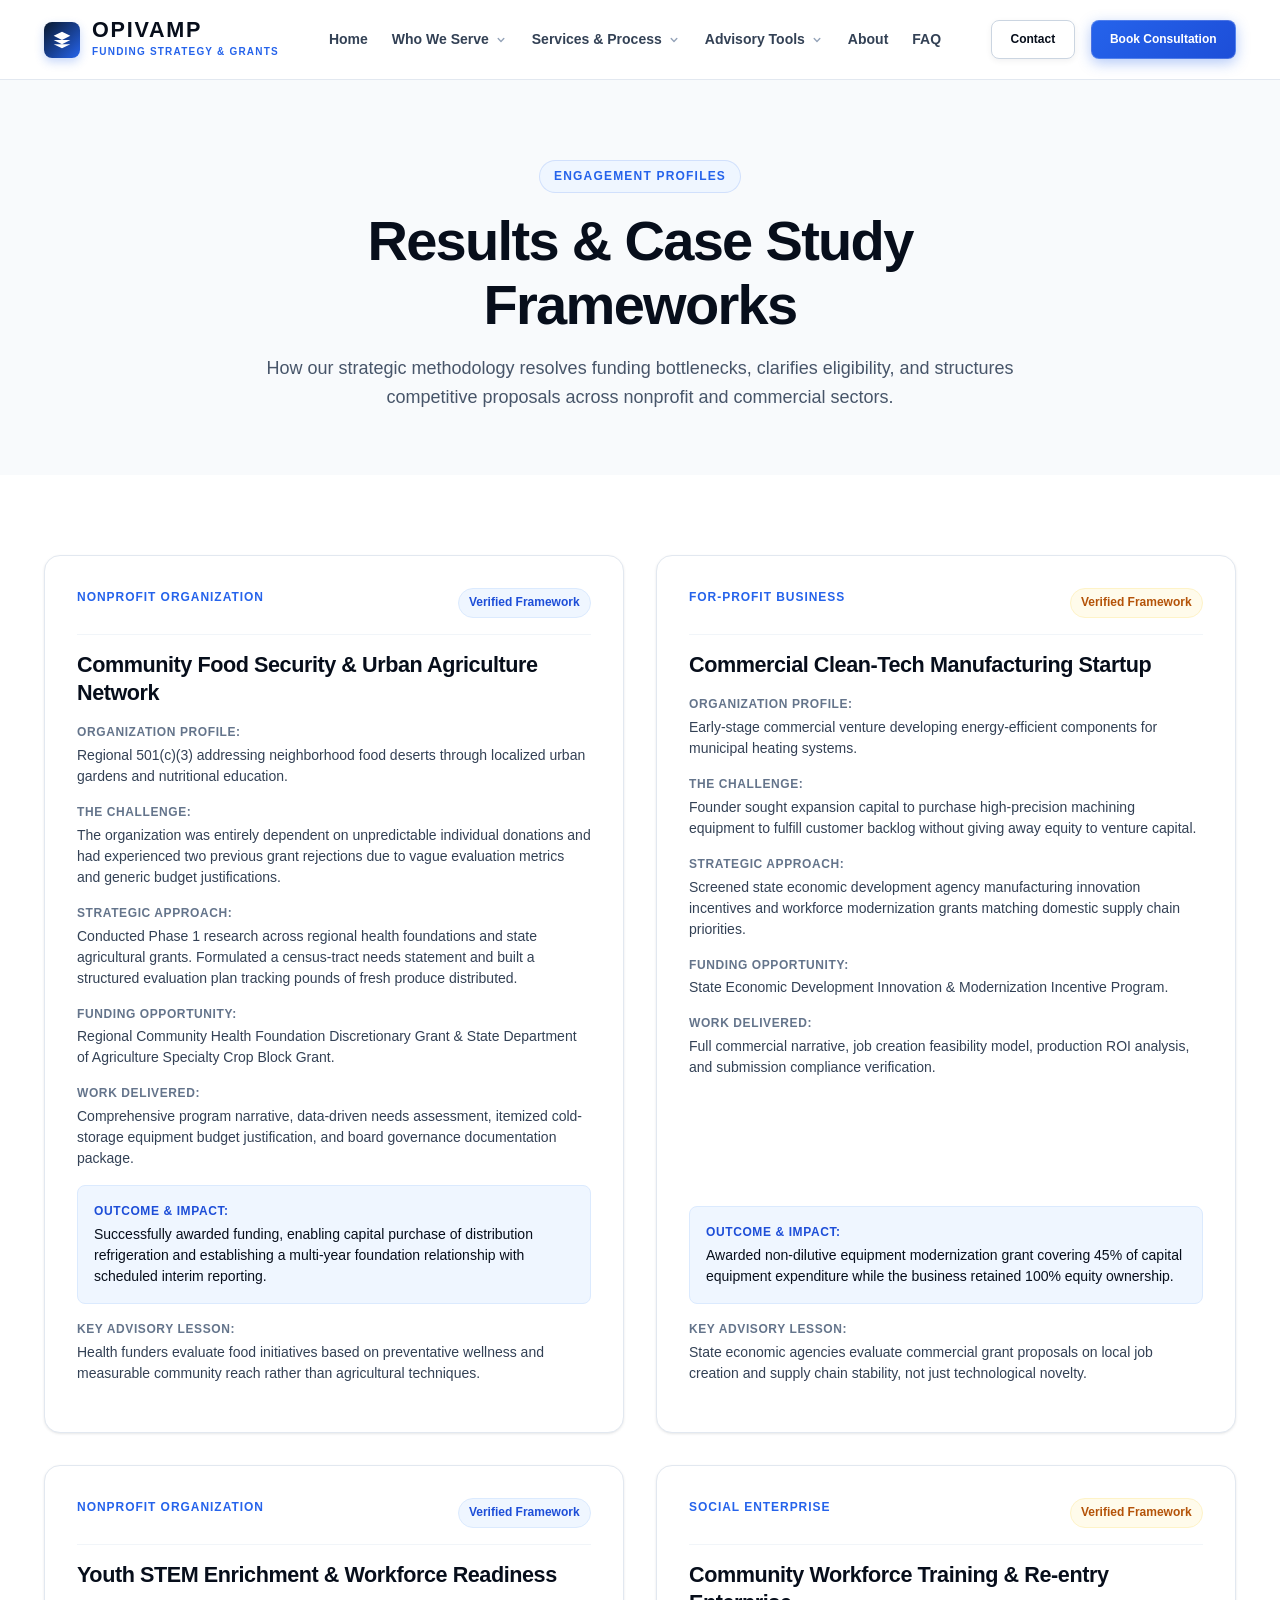
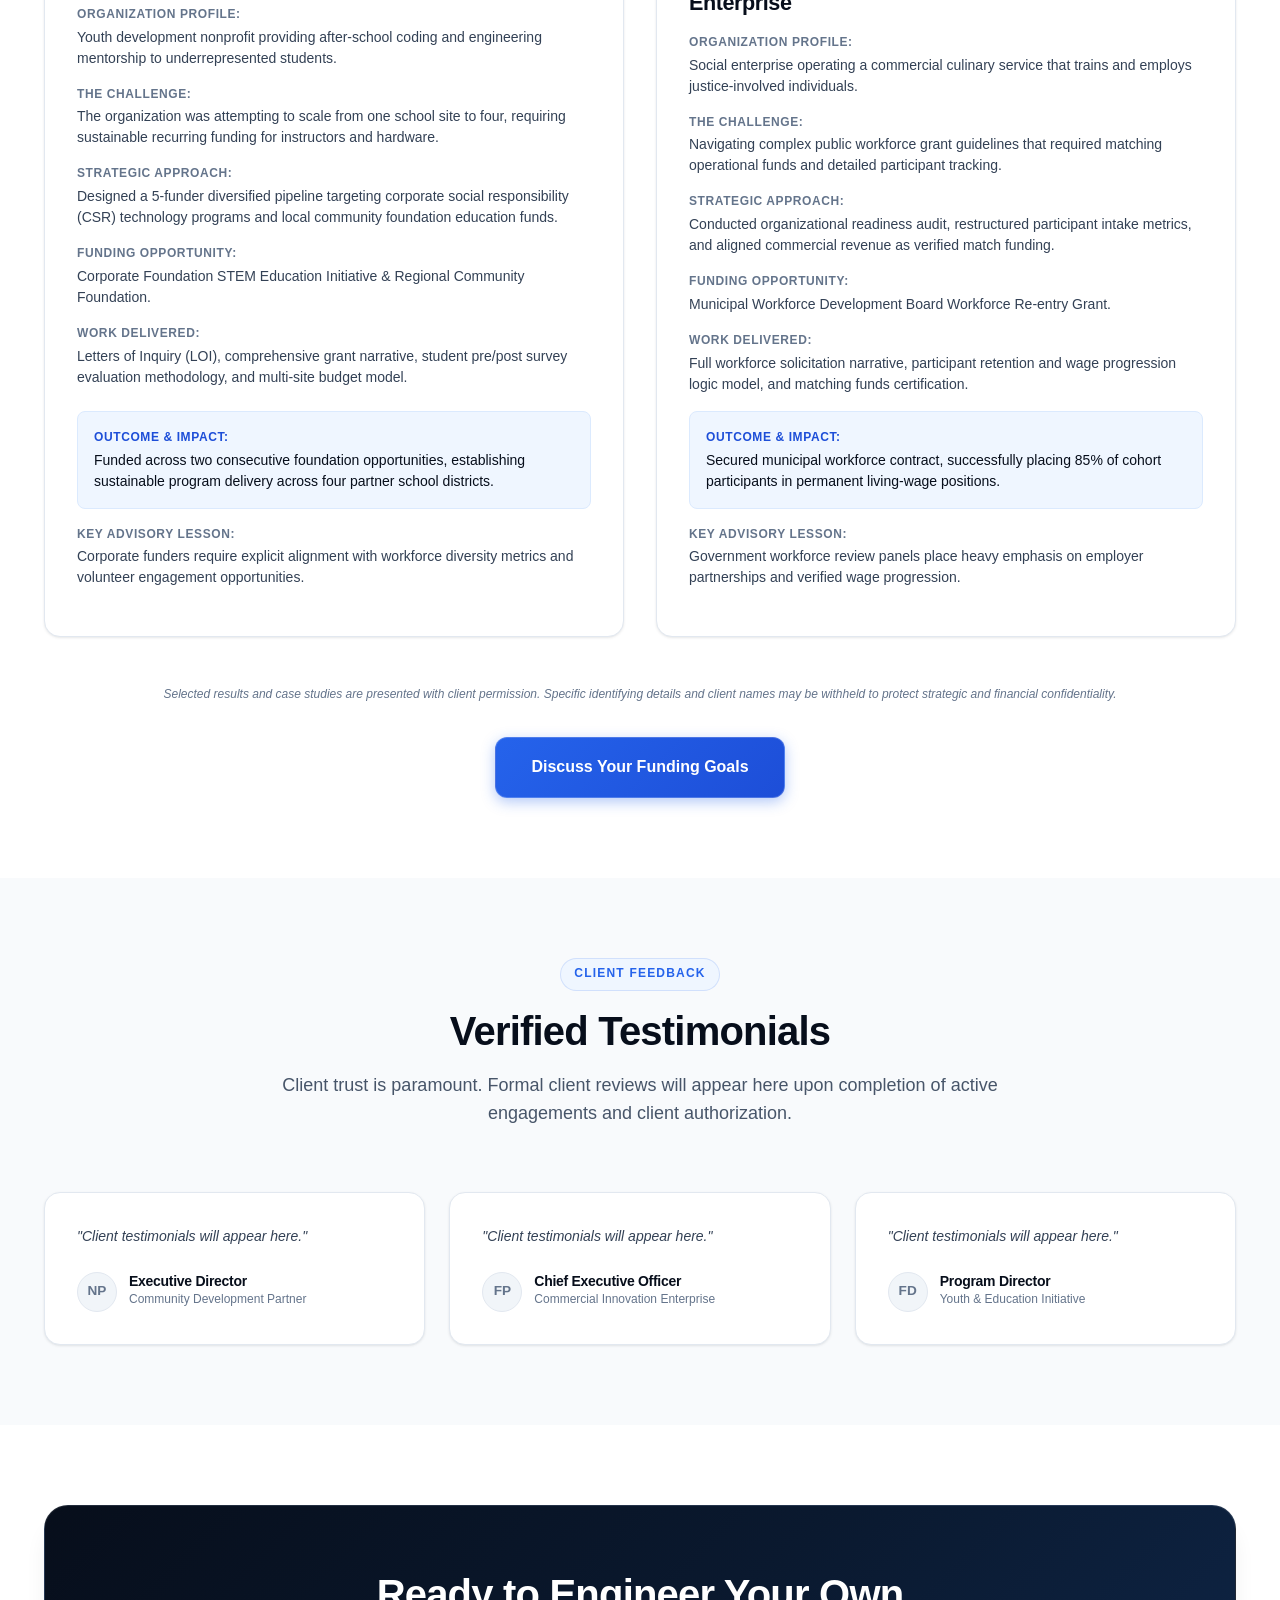
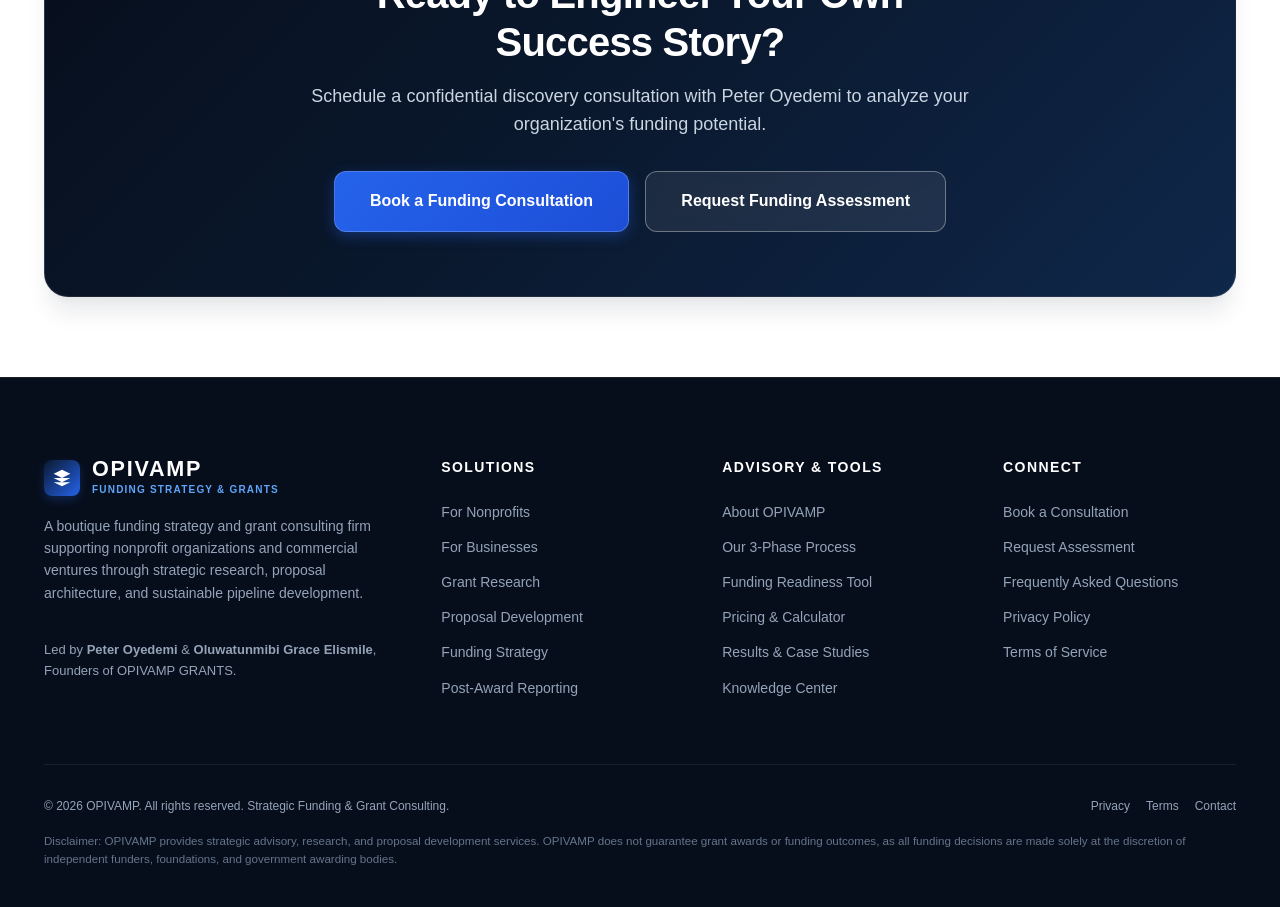
<file: results.html>
<!DOCTYPE html>
<html lang="en">
<head>
  <meta charset="UTF-8">
  <meta name="viewport" content="width=device-width, initial-scale=1.0">
  <title>Results & Case Studies Framework | OPIVAMP</title>
  <meta name="description" content="Review OPIVAMP's verified case study frameworks and sector spotlights demonstrating strategic grant research, proposal positioning, and pipeline execution.">
  <link rel="canonical" href="https://opivamp.com/results.html">

  <link rel="stylesheet" href="assets/css/style.css">
  <link rel="stylesheet" href="assets/css/components.css">
</head>
<body>
  <a href="#main-content" class="skip-link">Skip to main content</a>

  <!-- Header -->
  <header class="site-header">
    <div class="container header-container">
      <a href="index.html" class="brand-logo" aria-label="OPIVAMP Homepage">
        <div class="logo-symbol">
          <svg viewBox="0 0 24 24"><path d="M12 2L2 7l10 5 10-5-10-5zM2 17l10 5 10-5M2 12l10 5 10-5"/></svg>
        </div>
        <div class="brand-name">
          <span class="brand-title">OPIVAMP</span>
          <span class="brand-tagline">Funding Strategy & Grants</span>
        </div>
      </a>

            <!-- Compact, Decent Desktop Navigation with Dropdowns -->
      <nav class="nav-menu" aria-label="Primary Navigation">
        <a href="index.html" class="nav-link">Home</a>

        <!-- Dropdown: Who We Serve -->
        <div class="nav-item-dropdown">
          <button class="dropdown-trigger" aria-expanded="false" aria-haspopup="true">
            <span>Who We Serve</span>
            <svg viewBox="0 0 20 20" fill="currentColor"><path fill-rule="evenodd" d="M5.293 7.293a1 1 0 011.414 0L10 10.586l3.293-3.293a1 1 0 111.414 1.414l-4 4a1 1 0 01-1.414 0l-4-4a1 1 0 010-1.414z" clip-rule="evenodd"/></svg>
          </button>
          <div class="dropdown-menu">
            <a href="nonprofits.html" class="dropdown-item">
              <div class="dropdown-item-icon">
                <svg viewBox="0 0 24 24" fill="none" stroke="currentColor" stroke-width="2"><path d="M17 21v-2a4 4 0 0 0-4-4H5a4 4 0 0 0-4 4v2"/><circle cx="9" cy="7" r="4"/><path d="M23 21v-2a4 4 0 0 0-3-3.87"/><path d="M16 3.13a4 4 0 0 1 0 7.75"/></svg>
              </div>
              <div class="dropdown-item-text">
                <span class="dropdown-item-title">For Nonprofits</span>
                <span class="dropdown-item-desc">501(c)(3) & Community Grants</span>
              </div>
            </a>
            <a href="businesses.html" class="dropdown-item">
              <div class="dropdown-item-icon">
                <svg viewBox="0 0 24 24" fill="none" stroke="currentColor" stroke-width="2"><line x1="12" y1="1" x2="12" y2="23"/><path d="M17 5H9.5a3.5 3.5 0 0 0 0 7h5a3.5 3.5 0 0 1 0 7H6"/></svg>
              </div>
              <div class="dropdown-item-text">
                <span class="dropdown-item-title">For Businesses</span>
                <span class="dropdown-item-desc">Non-Dilutive & Growth Grants</span>
              </div>
            </a>
          </div>
        </div>

        <!-- Dropdown: Services & Approach -->
        <div class="nav-item-dropdown">
          <button class="dropdown-trigger" aria-expanded="false" aria-haspopup="true">
            <span>Services & Process</span>
            <svg viewBox="0 0 20 20" fill="currentColor"><path fill-rule="evenodd" d="M5.293 7.293a1 1 0 011.414 0L10 10.586l3.293-3.293a1 1 0 111.414 1.414l-4 4a1 1 0 01-1.414 0l-4-4a1 1 0 010-1.414z" clip-rule="evenodd"/></svg>
          </button>
          <div class="dropdown-menu">
            <a href="services.html" class="dropdown-item">
              <div class="dropdown-item-icon">
                <svg viewBox="0 0 24 24" fill="none" stroke="currentColor" stroke-width="2"><path d="M14 2H6a2 2 0 0 0-2 2v16a2 2 0 0 0 2 2h12a2 2 0 0 0 2-2V8z"/><polyline points="14 2 14 8 20 8"/></svg>
              </div>
              <div class="dropdown-item-text">
                <span class="dropdown-item-title">Our Services</span>
                <span class="dropdown-item-desc">Research, Proposals & Reporting</span>
              </div>
            </a>
            <a href="process.html" class="dropdown-item">
              <div class="dropdown-item-icon">
                <svg viewBox="0 0 24 24" fill="none" stroke="currentColor" stroke-width="2"><polyline points="22 12 18 12 15 21 9 3 6 12 2 12"/></svg>
              </div>
              <div class="dropdown-item-text">
                <span class="dropdown-item-title">Our 3-Phase Process</span>
                <span class="dropdown-item-desc">From Discovery to Reporting</span>
              </div>
            </a>
            <a href="pricing.html" class="dropdown-item">
              <div class="dropdown-item-icon">
                <svg viewBox="0 0 24 24" fill="none" stroke="currentColor" stroke-width="2"><rect x="2" y="4" width="20" height="16" rx="2"/><line x1="2" y1="10" x2="22" y2="10"/></svg>
              </div>
              <div class="dropdown-item-text">
                <span class="dropdown-item-title">Pricing & Packages</span>
                <span class="dropdown-item-desc">Transparent Rates & Estimator</span>
              </div>
            </a>
          </div>
        </div>

        <!-- Dropdown: Advisory & Tools -->
        <div class="nav-item-dropdown">
          <button class="dropdown-trigger" aria-expanded="false" aria-haspopup="true">
            <span>Advisory Tools</span>
            <svg viewBox="0 0 20 20" fill="currentColor"><path fill-rule="evenodd" d="M5.293 7.293a1 1 0 011.414 0L10 10.586l3.293-3.293a1 1 0 111.414 1.414l-4 4a1 1 0 01-1.414 0l-4-4a1 1 0 010-1.414z" clip-rule="evenodd"/></svg>
          </button>
          <div class="dropdown-menu">
            <a href="readiness.html" class="dropdown-item">
              <div class="dropdown-item-icon">
                <svg viewBox="0 0 24 24" fill="none" stroke="currentColor" stroke-width="2"><path d="M22 11.08V12a10 10 0 1 1-5.93-9.14"/><polyline points="22 4 12 14.01 9 11.01"/></svg>
              </div>
              <div class="dropdown-item-text">
                <span class="dropdown-item-title">Funding Readiness Tool</span>
                <span class="dropdown-item-desc">Interactive Score & Checklist</span>
              </div>
            </a>
            <a href="results.html" class="dropdown-item">
              <div class="dropdown-item-icon">
                <svg viewBox="0 0 24 24" fill="none" stroke="currentColor" stroke-width="2"><circle cx="12" cy="8" r="7"/><polyline points="8.21 13.89 7 23 12 20 17 23 15.79 13.88"/></svg>
              </div>
              <div class="dropdown-item-text">
                <span class="dropdown-item-title">Results & Case Studies</span>
                <span class="dropdown-item-desc">Verified Sector Frameworks</span>
              </div>
            </a>
            <a href="resources.html" class="dropdown-item">
              <div class="dropdown-item-icon">
                <svg viewBox="0 0 24 24" fill="none" stroke="currentColor" stroke-width="2"><path d="M2 3h6a4 4 0 0 1 4 4v14a3 3 0 0 0-3-3H2z"/><path d="M22 3h-6a4 4 0 0 0-4 4v14a3 3 0 0 1 3-3h7z"/></svg>
              </div>
              <div class="dropdown-item-text">
                <span class="dropdown-item-title">Knowledge Center</span>
                <span class="dropdown-item-desc">Guides, Articles & Strategies</span>
              </div>
            </a>
          </div>
        </div>

        <a href="about.html" class="nav-link">About</a>
        <a href="faq.html" class="nav-link">FAQ</a>
      </nav>

      <div class="header-cta-group">
        <a href="contact.html" class="btn btn-secondary btn-sm">Contact</a>
        <a href="consultation.html" class="btn btn-primary btn-sm">Book Consultation</a>
        <button class="mobile-toggle" aria-label="Open Navigation Menu" aria-expanded="false">
          <svg viewBox="0 0 24 24" stroke="currentColor" stroke-width="2" fill="none"><path d="M4 6h16M4 12h16M4 18h16"/></svg>
        </button>
      </div>
    </div>
  </header>

  <!-- Mobile Drawer -->
  <div class="mobile-drawer-overlay"></div>
  <aside class="mobile-drawer" aria-label="Mobile Navigation">
    <div class="mobile-drawer-header">
      <div class="brand-title">OPIVAMP</div>
      <button class="mobile-drawer-close" aria-label="Close menu" style="background:none; border:none; font-size:1.5rem; cursor:pointer;">&times;</button>
    </div>
    <nav class="mobile-nav-list">
      <a href="index.html" class="mobile-nav-link">Home</a>
      <a href="about.html" class="mobile-nav-link">About</a>
      <a href="services.html" class="mobile-nav-link">Services</a>
      <a href="nonprofits.html" class="mobile-nav-link">For Nonprofits</a>
      <a href="businesses.html" class="mobile-nav-link">For Businesses</a>
      <a href="process.html" class="mobile-nav-link">Our Process</a>
      <a href="readiness.html" class="mobile-nav-link">Funding Readiness</a>
      <a href="pricing.html" class="mobile-nav-link">Pricing</a>
      <a href="results.html" class="mobile-nav-link active">Results & Studies</a>
      <a href="resources.html" class="mobile-nav-link">Resources</a>
      <a href="faq.html" class="mobile-nav-link">FAQ</a>
      <a href="contact.html" class="mobile-nav-link">Contact</a>
    </nav>
    <a href="consultation.html" class="btn btn-primary btn-lg" style="width:100%;">Book a Consultation</a>
  </aside>

  <main id="main-content">
    <!-- Hero Header -->
    <section class="section bg-light" style="padding-top: calc(var(--space-16) + 1rem); padding-bottom: var(--space-16);">
      <div class="container container-narrow text-center">
        <div class="section-eyebrow">Engagement Profiles</div>
        <h1 class="section-title">Results & Case Study Frameworks</h1>
        <p class="section-subtitle">
          How our strategic methodology resolves funding bottlenecks, clarifies eligibility, and structures competitive proposals across nonprofit and commercial sectors.
        </p>
      </div>
    </section>

    <!-- Case Studies Section -->
    <section class="section bg-white">
      <div class="container">
        <div class="case-study-grid">
          
          <!-- Case Study 1 -->
          <div class="case-card">
            <div class="case-header">
              <span class="case-sector">Nonprofit Organization</span>
              <span class="badge badge-blue">Verified Framework</span>
            </div>
            <h3>Community Food Security & Urban Agriculture Network</h3>
            
            <div class="case-section">
              <div class="case-label">Organization Profile:</div>
              <p class="case-text">Regional 501(c)(3) addressing neighborhood food deserts through localized urban gardens and nutritional education.</p>
            </div>

            <div class="case-section">
              <div class="case-label">The Challenge:</div>
              <p class="case-text">The organization was entirely dependent on unpredictable individual donations and had experienced two previous grant rejections due to vague evaluation metrics and generic budget justifications.</p>
            </div>

            <div class="case-section">
              <div class="case-label">Strategic Approach:</div>
              <p class="case-text">Conducted Phase 1 research across regional health foundations and state agricultural grants. Formulated a census-tract needs statement and built a structured evaluation plan tracking pounds of fresh produce distributed.</p>
            </div>

            <div class="case-section">
              <div class="case-label">Funding Opportunity:</div>
              <p class="case-text">Regional Community Health Foundation Discretionary Grant & State Department of Agriculture Specialty Crop Block Grant.</p>
            </div>

            <div class="case-section">
              <div class="case-label">Work Delivered:</div>
              <p class="case-text">Comprehensive program narrative, data-driven needs assessment, itemized cold-storage equipment budget justification, and board governance documentation package.</p>
            </div>

            <div class="case-outcome-box">
              <div class="case-label" style="color: var(--color-blue-700);">Outcome & Impact:</div>
              <p class="case-text" style="color: var(--color-navy-950);">Successfully awarded funding, enabling capital purchase of distribution refrigeration and establishing a multi-year foundation relationship with scheduled interim reporting.</p>
            </div>

            <div class="case-section" style="margin-top: var(--space-4);">
              <div class="case-label">Key Advisory Lesson:</div>
              <p class="case-text">Health funders evaluate food initiatives based on preventative wellness and measurable community reach rather than agricultural techniques.</p>
            </div>
          </div>

          <!-- Case Study 2 -->
          <div class="case-card">
            <div class="case-header">
              <span class="case-sector">For-Profit Business</span>
              <span class="badge badge-gold">Verified Framework</span>
            </div>
            <h3>Commercial Clean-Tech Manufacturing Startup</h3>
            
            <div class="case-section">
              <div class="case-label">Organization Profile:</div>
              <p class="case-text">Early-stage commercial venture developing energy-efficient components for municipal heating systems.</p>
            </div>

            <div class="case-section">
              <div class="case-label">The Challenge:</div>
              <p class="case-text">Founder sought expansion capital to purchase high-precision machining equipment to fulfill customer backlog without giving away equity to venture capital.</p>
            </div>

            <div class="case-section">
              <div class="case-label">Strategic Approach:</div>
              <p class="case-text">Screened state economic development agency manufacturing innovation incentives and workforce modernization grants matching domestic supply chain priorities.</p>
            </div>

            <div class="case-section">
              <div class="case-label">Funding Opportunity:</div>
              <p class="case-text">State Economic Development Innovation & Modernization Incentive Program.</p>
            </div>

            <div class="case-section">
              <div class="case-label">Work Delivered:</div>
              <p class="case-text">Full commercial narrative, job creation feasibility model, production ROI analysis, and submission compliance verification.</p>
            </div>

            <div class="case-outcome-box">
              <div class="case-label" style="color: var(--color-blue-700);">Outcome & Impact:</div>
              <p class="case-text" style="color: var(--color-navy-950);">Awarded non-dilutive equipment modernization grant covering 45% of capital equipment expenditure while the business retained 100% equity ownership.</p>
            </div>

            <div class="case-section" style="margin-top: var(--space-4);">
              <div class="case-label">Key Advisory Lesson:</div>
              <p class="case-text">State economic agencies evaluate commercial grant proposals on local job creation and supply chain stability, not just technological novelty.</p>
            </div>
          </div>

          <!-- Case Study 3 -->
          <div class="case-card">
            <div class="case-header">
              <span class="case-sector">Nonprofit Organization</span>
              <span class="badge badge-blue">Verified Framework</span>
            </div>
            <h3>Youth STEM Enrichment & Workforce Readiness</h3>
            
            <div class="case-section">
              <div class="case-label">Organization Profile:</div>
              <p class="case-text">Youth development nonprofit providing after-school coding and engineering mentorship to underrepresented students.</p>
            </div>

            <div class="case-section">
              <div class="case-label">The Challenge:</div>
              <p class="case-text">The organization was attempting to scale from one school site to four, requiring sustainable recurring funding for instructors and hardware.</p>
            </div>

            <div class="case-section">
              <div class="case-label">Strategic Approach:</div>
              <p class="case-text">Designed a 5-funder diversified pipeline targeting corporate social responsibility (CSR) technology programs and local community foundation education funds.</p>
            </div>

            <div class="case-section">
              <div class="case-label">Funding Opportunity:</div>
              <p class="case-text">Corporate Foundation STEM Education Initiative & Regional Community Foundation.</p>
            </div>

            <div class="case-section">
              <div class="case-label">Work Delivered:</div>
              <p class="case-text">Letters of Inquiry (LOI), comprehensive grant narrative, student pre/post survey evaluation methodology, and multi-site budget model.</p>
            </div>

            <div class="case-outcome-box">
              <div class="case-label" style="color: var(--color-blue-700);">Outcome & Impact:</div>
              <p class="case-text" style="color: var(--color-navy-950);">Funded across two consecutive foundation opportunities, establishing sustainable program delivery across four partner school districts.</p>
            </div>

            <div class="case-section" style="margin-top: var(--space-4);">
              <div class="case-label">Key Advisory Lesson:</div>
              <p class="case-text">Corporate funders require explicit alignment with workforce diversity metrics and volunteer engagement opportunities.</p>
            </div>
          </div>

          <!-- Case Study 4 -->
          <div class="case-card">
            <div class="case-header">
              <span class="case-sector">Social Enterprise</span>
              <span class="badge badge-gold">Verified Framework</span>
            </div>
            <h3>Community Workforce Training & Re-entry Enterprise</h3>
            
            <div class="case-section">
              <div class="case-label">Organization Profile:</div>
              <p class="case-text">Social enterprise operating a commercial culinary service that trains and employs justice-involved individuals.</p>
            </div>

            <div class="case-section">
              <div class="case-label">The Challenge:</div>
              <p class="case-text">Navigating complex public workforce grant guidelines that required matching operational funds and detailed participant tracking.</p>
            </div>

            <div class="case-section">
              <div class="case-label">Strategic Approach:</div>
              <p class="case-text">Conducted organizational readiness audit, restructured participant intake metrics, and aligned commercial revenue as verified match funding.</p>
            </div>

            <div class="case-section">
              <div class="case-label">Funding Opportunity:</div>
              <p class="case-text">Municipal Workforce Development Board Workforce Re-entry Grant.</p>
            </div>

            <div class="case-section">
              <div class="case-label">Work Delivered:</div>
              <p class="case-text">Full workforce solicitation narrative, participant retention and wage progression logic model, and matching funds certification.</p>
            </div>

            <div class="case-outcome-box">
              <div class="case-label" style="color: var(--color-blue-700);">Outcome & Impact:</div>
              <p class="case-text" style="color: var(--color-navy-950);">Secured municipal workforce contract, successfully placing 85% of cohort participants in permanent living-wage positions.</p>
            </div>

            <div class="case-section" style="margin-top: var(--space-4);">
              <div class="case-label">Key Advisory Lesson:</div>
              <p class="case-text">Government workforce review panels place heavy emphasis on employer partnerships and verified wage progression.</p>
            </div>
          </div>

        </div>

        <p class="case-disclaimer" style="margin-top: var(--space-12);">
          Selected results and case studies are presented with client permission. Specific identifying details and client names may be withheld to protect strategic and financial confidentiality.
        </p>

        <div class="text-center mt-8">
          <a href="consultation.html" class="btn btn-primary btn-lg">Discuss Your Funding Goals</a>
        </div>
      </div>
    </section>

    <!-- Testimonials Placeholder Section -->
    <section class="section bg-light">
      <div class="container">
        <div class="section-header">
          <div class="section-eyebrow">Client Feedback</div>
          <h2 class="section-title">Verified Testimonials</h2>
          <p class="section-subtitle">
            Client trust is paramount. Formal client reviews will appear here upon completion of active engagements and client authorization.
          </p>
        </div>

        <div class="testimonial-grid">
          <div class="testimonial-card">
            <p class="testimonial-quote">
              "Client testimonials will appear here."
            </p>
            <div class="testimonial-author">
              <div class="author-avatar-placeholder">NP</div>
              <div class="author-info">
                <h5>Executive Director</h5>
                <p>Community Development Partner</p>
              </div>
            </div>
          </div>
          <div class="testimonial-card">
            <p class="testimonial-quote">
              "Client testimonials will appear here."
            </p>
            <div class="testimonial-author">
              <div class="author-avatar-placeholder">FP</div>
              <div class="author-info">
                <h5>Chief Executive Officer</h5>
                <p>Commercial Innovation Enterprise</p>
              </div>
            </div>
          </div>
          <div class="testimonial-card">
            <p class="testimonial-quote">
              "Client testimonials will appear here."
            </p>
            <div class="testimonial-author">
              <div class="author-avatar-placeholder">FD</div>
              <div class="author-info">
                <h5>Program Director</h5>
                <p>Youth & Education Initiative</p>
              </div>
            </div>
          </div>
        </div>
      </div>
    </section>

    <!-- Closing CTA -->
    <section class="section bg-white">
      <div class="container">
        <div class="cta-banner">
          <div class="cta-banner-content">
            <h2>Ready to Engineer Your Own Success Story?</h2>
            <p>
              Schedule a confidential discovery consultation with Peter Oyedemi to analyze your organization's funding potential.
            </p>
            <div style="display: flex; justify-content: center; gap: var(--space-4); flex-wrap: wrap;">
              <a href="consultation.html" class="btn btn-primary btn-lg">Book a Funding Consultation</a>
              <a href="contact.html" class="btn btn-outline-white btn-lg">Request Funding Assessment</a>
            </div>
          </div>
        </div>
      </div>
    </section>
  </main>

  <!-- Footer -->
  <footer class="site-footer">
    <div class="container">
      <div class="footer-grid">
        <div class="footer-brand">
          <div class="brand-logo" style="color: var(--color-white);">
            <div class="logo-symbol">
              <svg viewBox="0 0 24 24"><path d="M12 2L2 7l10 5 10-5-10-5zM2 17l10 5 10-5M2 12l10 5 10-5"/></svg>
            </div>
            <div class="brand-name">
              <span class="brand-title">OPIVAMP</span>
              <span class="brand-tagline" style="color: #60a5fa;">Funding Strategy & Grants</span>
            </div>
          </div>
          <p>
            A boutique funding strategy and grant consulting firm supporting nonprofit organizations and commercial ventures through strategic research, proposal architecture, and sustainable pipeline development.
          </p>
          <p style="font-size: 0.8125rem; color: #94a3b8;">
            Led by <strong>Peter Oyedemi</strong> & <strong>Oluwatunmibi Grace Elismile</strong>, Founders of OPIVAMP GRANTS.
          </p>
        </div>

        <div class="footer-col">
          <h4 class="footer-heading">Solutions</h4>
          <div class="footer-links">
            <a href="nonprofits.html" class="footer-link">For Nonprofits</a>
            <a href="businesses.html" class="footer-link">For Businesses</a>
            <a href="services.html#research" class="footer-link">Grant Research</a>
            <a href="services.html#applications" class="footer-link">Proposal Development</a>
            <a href="services.html#strategy" class="footer-link">Funding Strategy</a>
            <a href="services.html#reporting" class="footer-link">Post-Award Reporting</a>
          </div>
        </div>

        <div class="footer-col">
          <h4 class="footer-heading">Advisory & Tools</h4>
          <div class="footer-links">
            <a href="about.html" class="footer-link">About OPIVAMP</a>
            <a href="process.html" class="footer-link">Our 3-Phase Process</a>
            <a href="readiness.html" class="footer-link">Funding Readiness Tool</a>
            <a href="pricing.html" class="footer-link">Pricing & Calculator</a>
            <a href="results.html" class="footer-link">Results & Case Studies</a>
            <a href="resources.html" class="footer-link">Knowledge Center</a>
          </div>
        </div>

        <div class="footer-col">
          <h4 class="footer-heading">Connect</h4>
          <div class="footer-links">
            <a href="consultation.html" class="footer-link">Book a Consultation</a>
            <a href="contact.html" class="footer-link">Request Assessment</a>
            <a href="faq.html" class="footer-link">Frequently Asked Questions</a>
            <a href="privacy.html" class="footer-link">Privacy Policy</a>
            <a href="terms.html" class="footer-link">Terms of Service</a>
          </div>
        </div>
      </div>

      <div class="footer-bottom">
        <div>&copy; 2026 OPIVAMP. All rights reserved. Strategic Funding & Grant Consulting.</div>
        <div style="display: flex; gap: var(--space-4);">
          <a href="privacy.html" style="color: var(--color-slate-400);">Privacy</a>
          <a href="terms.html" style="color: var(--color-slate-400);">Terms</a>
          <a href="contact.html" style="color: var(--color-slate-400);">Contact</a>
        </div>
      </div>
      <p class="footer-legal-note">
        Disclaimer: OPIVAMP provides strategic advisory, research, and proposal development services. OPIVAMP does not guarantee grant awards or funding outcomes, as all funding decisions are made solely at the discretion of independent funders, foundations, and government awarding bodies.
      </p>
    </div>
  </footer>

  <script src="assets/js/main.js"></script>
  <!-- Tawk.to Live Chat -->
  <script type="text/javascript">
  var Tawk_API = Tawk_API || {}, Tawk_LoadStart = new Date();
  (function(){
  var s1 = document.createElement("script"), s0 = document.getElementsByTagName("script")[0];
  s1.async = true;
  s1.src = 'https://embed.tawk.to/6aa4995d0f09ed34497bc706/1k29fe5gn';
  s1.charset = 'UTF-8';
  s1.setAttribute('crossorigin', '*');
  s0.parentNode.insertBefore(s1, s0);
  })();
  </script>
</body>
</html>
</file>
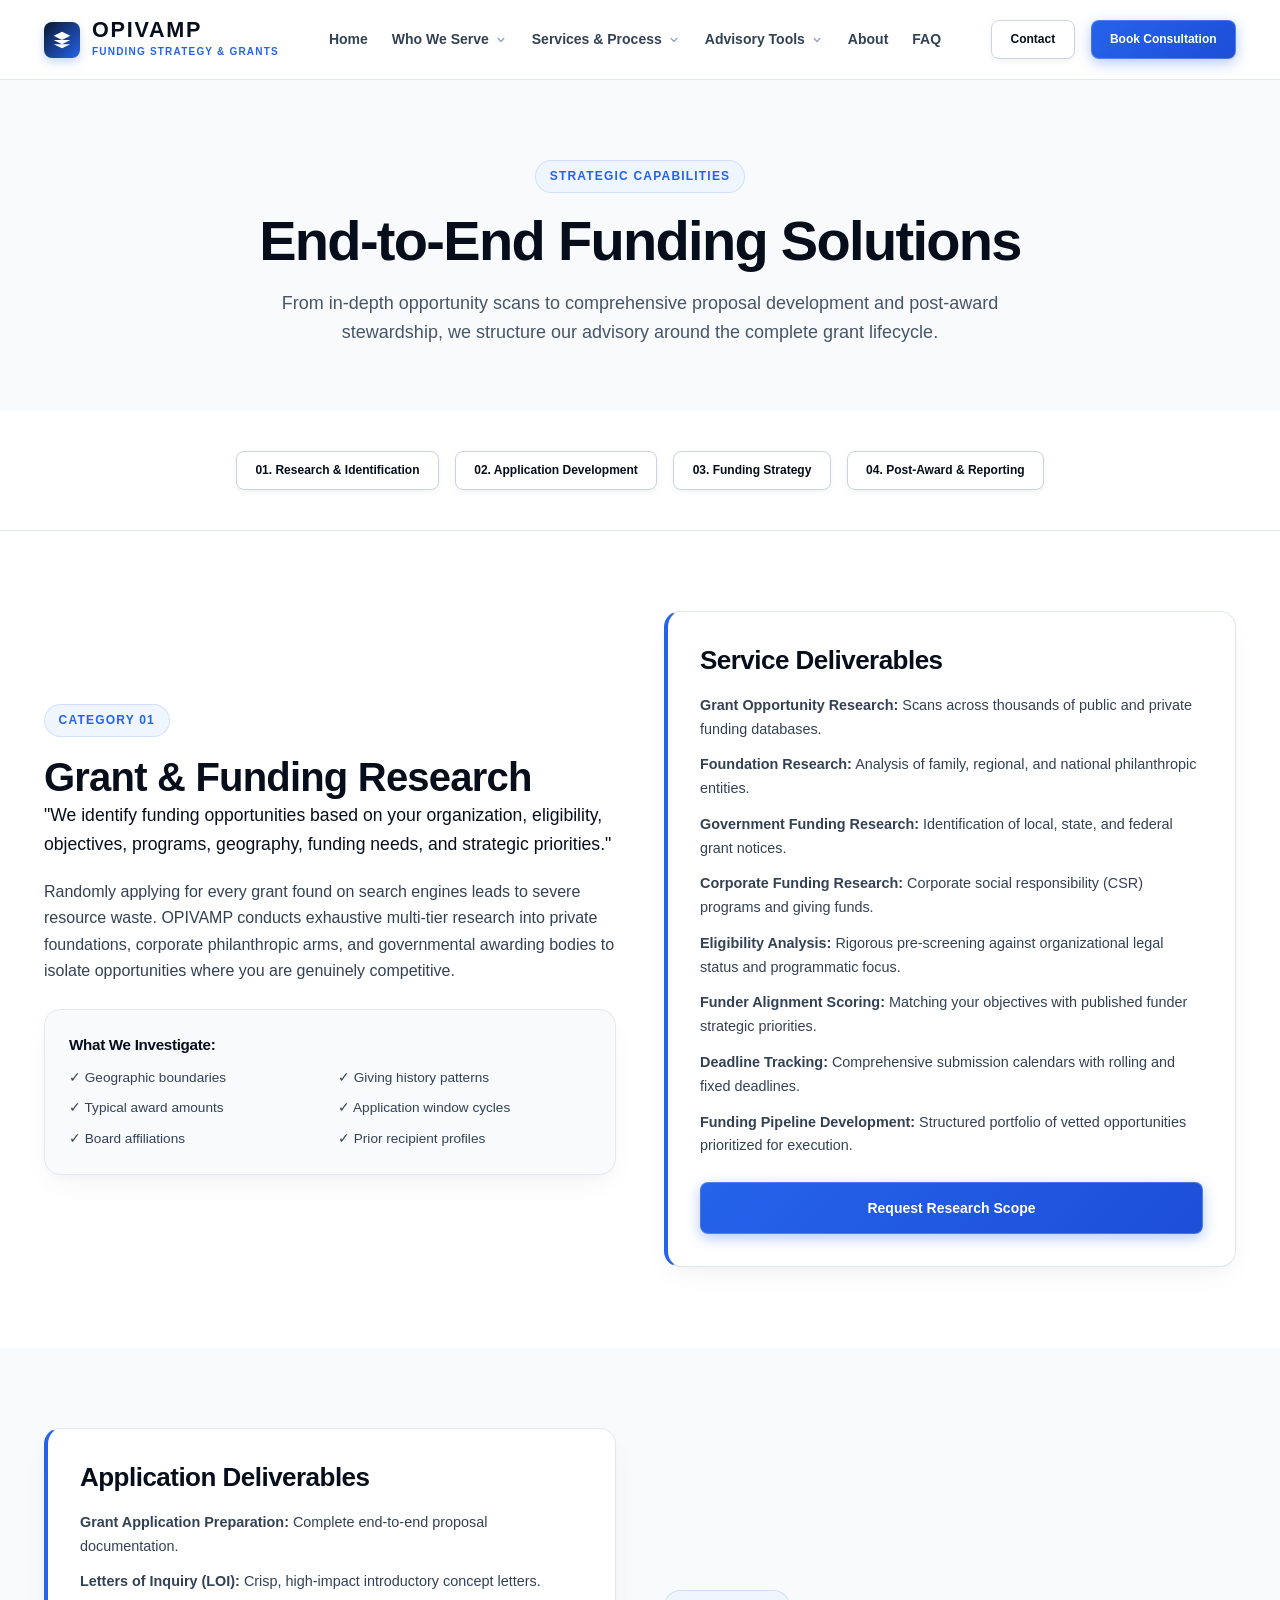
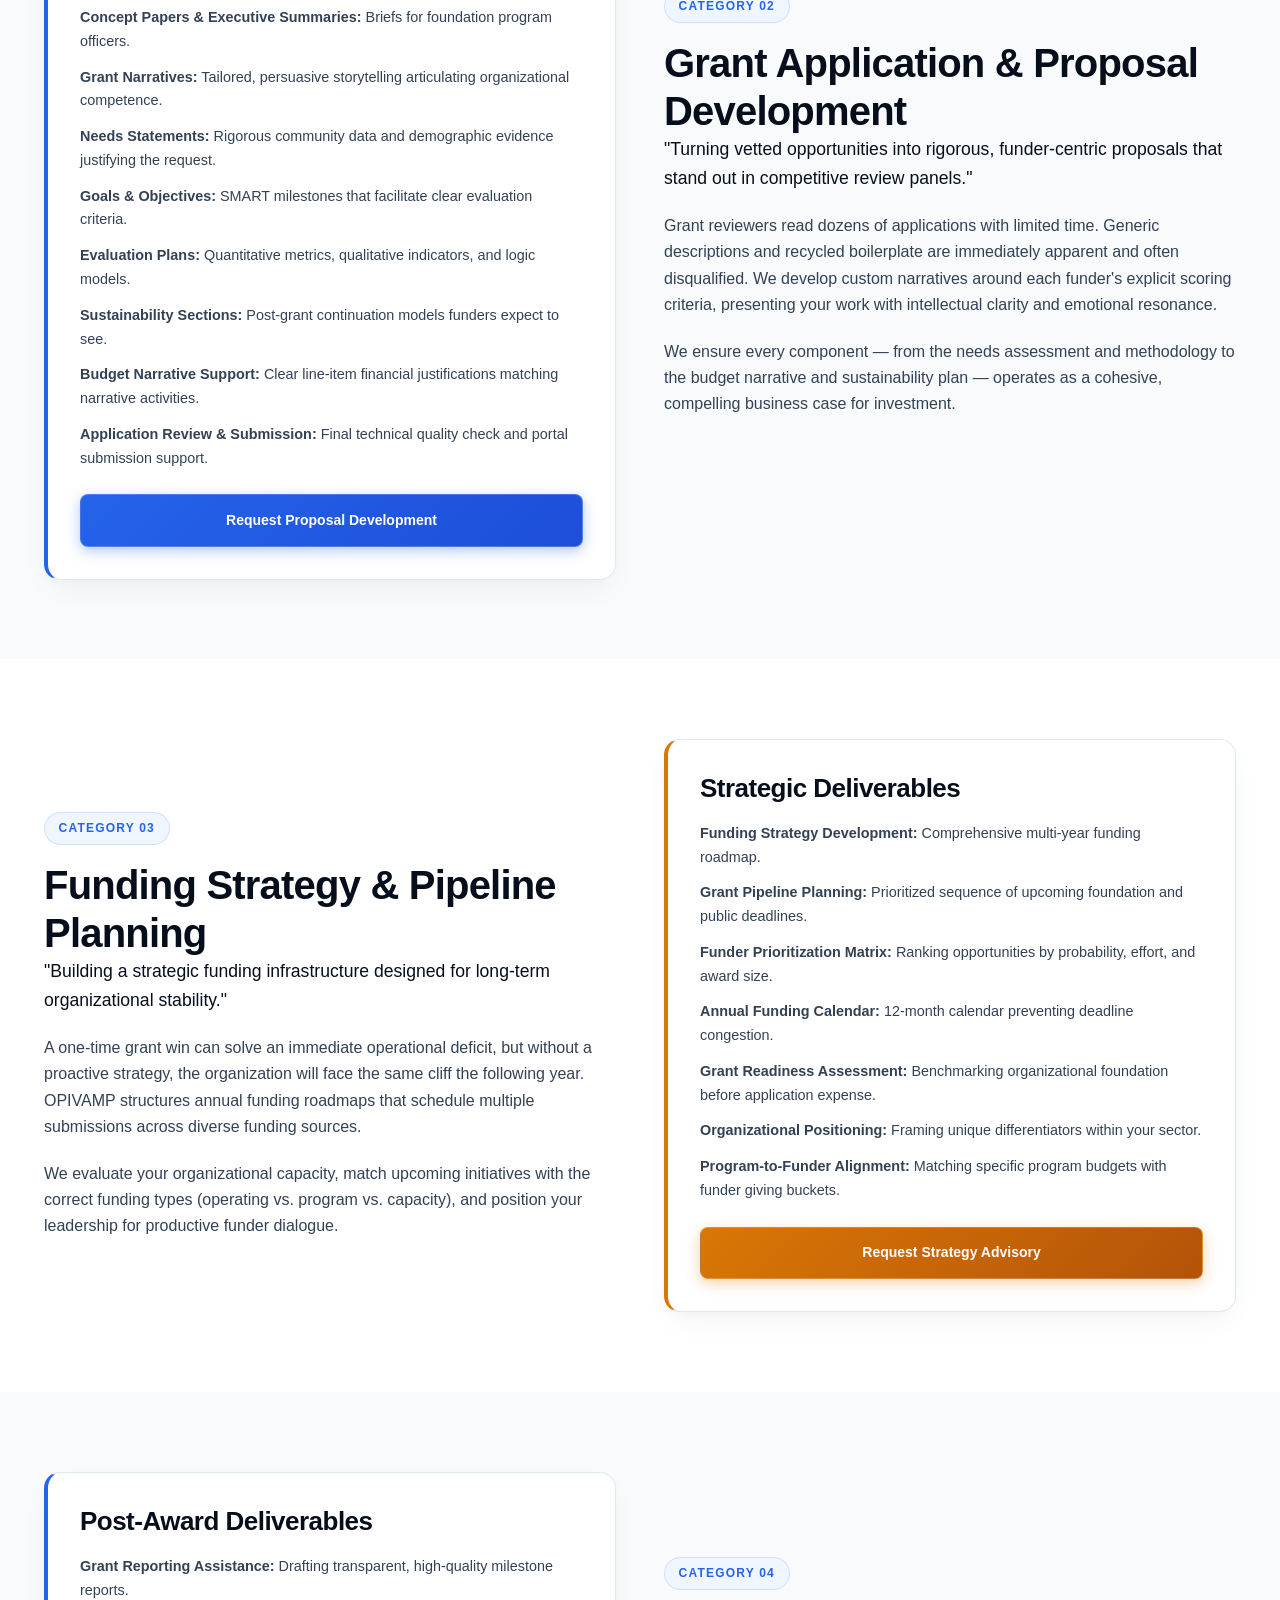
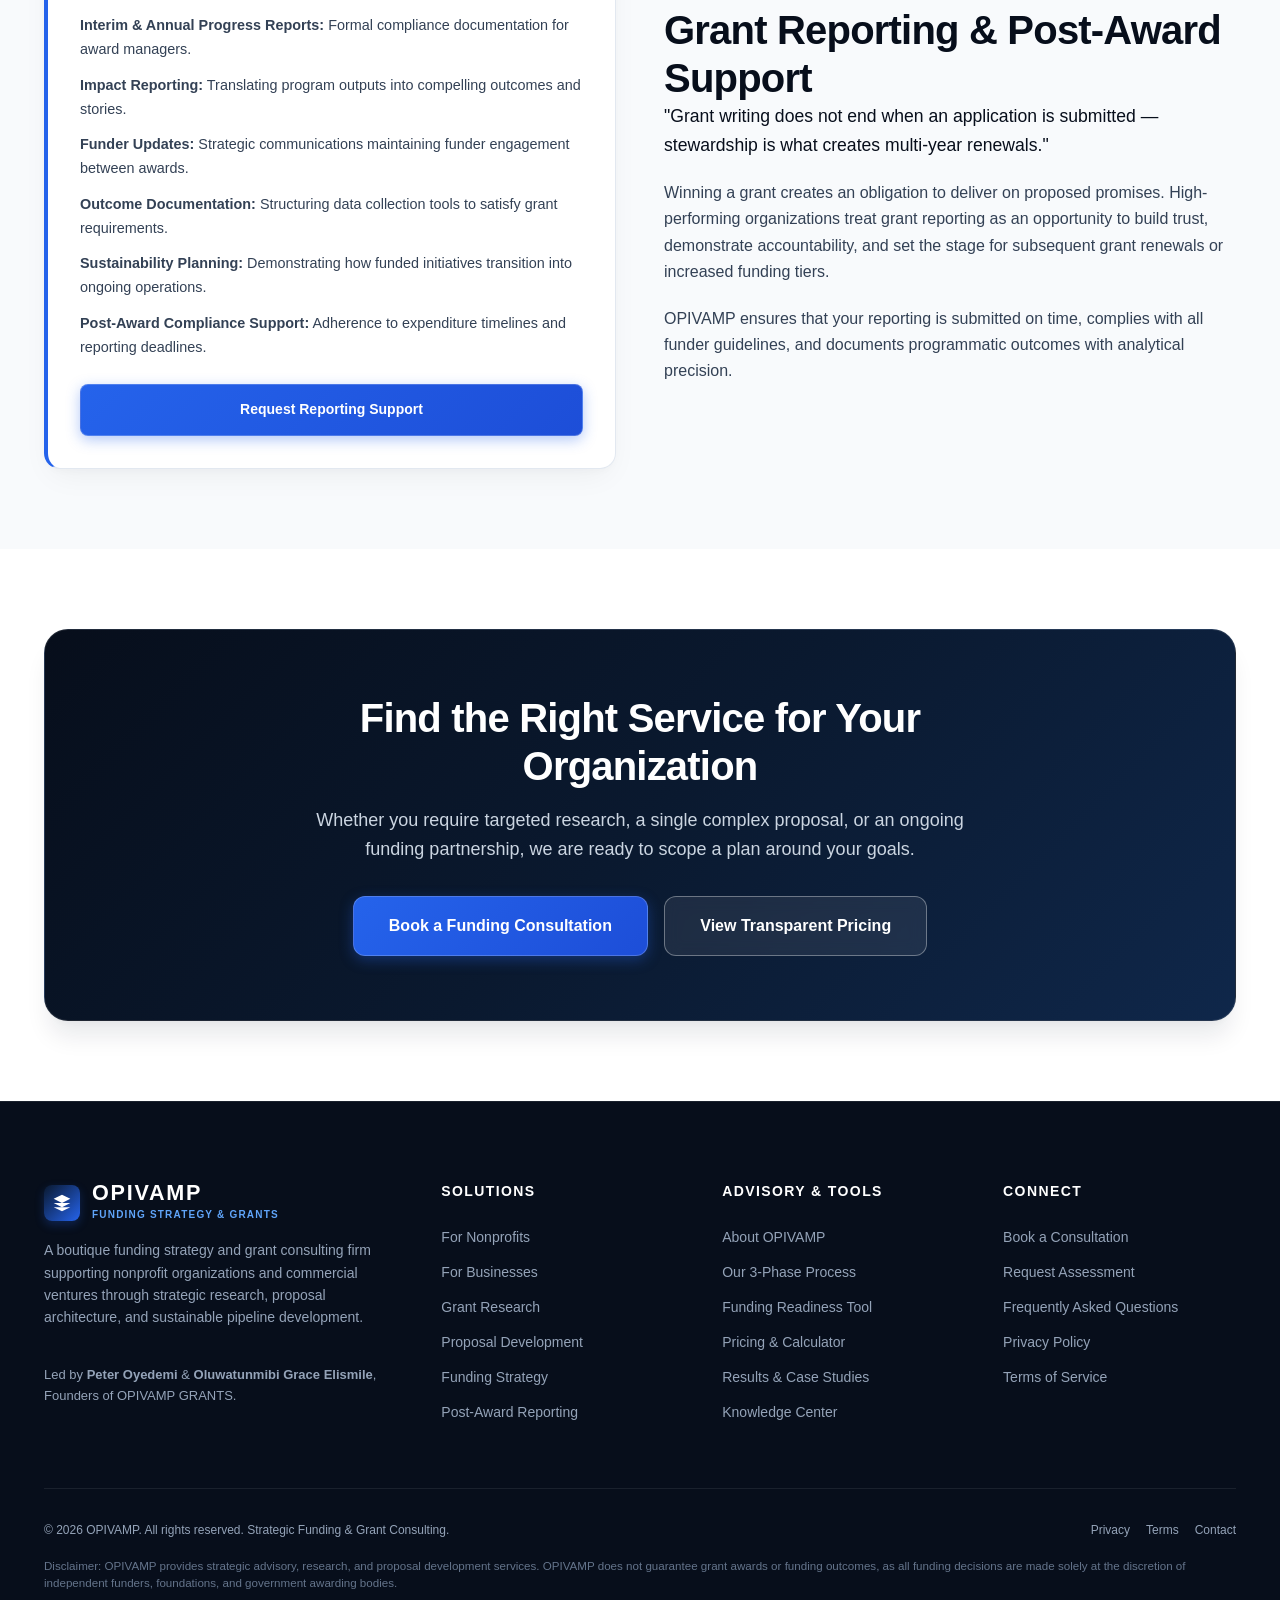
<file: services.html>
<!DOCTYPE html>
<html lang="en">
<head>
  <meta charset="UTF-8">
  <meta name="viewport" content="width=device-width, initial-scale=1.0">
  <title>Comprehensive Funding & Grant Services | OPIVAMP</title>
  <meta name="description" content="Explore OPIVAMP's 4 core funding services: Grant & Funding Research, Application & Proposal Development, Funding Strategy, and Post-Award Reporting & Compliance.">
  <link rel="canonical" href="https://opivamp.com/services.html">

  <link rel="stylesheet" href="assets/css/style.css">
  <link rel="stylesheet" href="assets/css/components.css">
</head>
<body>
  <a href="#main-content" class="skip-link">Skip to main content</a>

  <!-- Header -->
  <header class="site-header">
    <div class="container header-container">
      <a href="index.html" class="brand-logo" aria-label="OPIVAMP Homepage">
        <div class="logo-symbol">
          <svg viewBox="0 0 24 24"><path d="M12 2L2 7l10 5 10-5-10-5zM2 17l10 5 10-5M2 12l10 5 10-5"/></svg>
        </div>
        <div class="brand-name">
          <span class="brand-title">OPIVAMP</span>
          <span class="brand-tagline">Funding Strategy & Grants</span>
        </div>
      </a>

            <!-- Compact, Decent Desktop Navigation with Dropdowns -->
      <nav class="nav-menu" aria-label="Primary Navigation">
        <a href="index.html" class="nav-link">Home</a>

        <!-- Dropdown: Who We Serve -->
        <div class="nav-item-dropdown">
          <button class="dropdown-trigger" aria-expanded="false" aria-haspopup="true">
            <span>Who We Serve</span>
            <svg viewBox="0 0 20 20" fill="currentColor"><path fill-rule="evenodd" d="M5.293 7.293a1 1 0 011.414 0L10 10.586l3.293-3.293a1 1 0 111.414 1.414l-4 4a1 1 0 01-1.414 0l-4-4a1 1 0 010-1.414z" clip-rule="evenodd"/></svg>
          </button>
          <div class="dropdown-menu">
            <a href="nonprofits.html" class="dropdown-item">
              <div class="dropdown-item-icon">
                <svg viewBox="0 0 24 24" fill="none" stroke="currentColor" stroke-width="2"><path d="M17 21v-2a4 4 0 0 0-4-4H5a4 4 0 0 0-4 4v2"/><circle cx="9" cy="7" r="4"/><path d="M23 21v-2a4 4 0 0 0-3-3.87"/><path d="M16 3.13a4 4 0 0 1 0 7.75"/></svg>
              </div>
              <div class="dropdown-item-text">
                <span class="dropdown-item-title">For Nonprofits</span>
                <span class="dropdown-item-desc">501(c)(3) & Community Grants</span>
              </div>
            </a>
            <a href="businesses.html" class="dropdown-item">
              <div class="dropdown-item-icon">
                <svg viewBox="0 0 24 24" fill="none" stroke="currentColor" stroke-width="2"><line x1="12" y1="1" x2="12" y2="23"/><path d="M17 5H9.5a3.5 3.5 0 0 0 0 7h5a3.5 3.5 0 0 1 0 7H6"/></svg>
              </div>
              <div class="dropdown-item-text">
                <span class="dropdown-item-title">For Businesses</span>
                <span class="dropdown-item-desc">Non-Dilutive & Growth Grants</span>
              </div>
            </a>
          </div>
        </div>

        <!-- Dropdown: Services & Approach -->
        <div class="nav-item-dropdown">
          <button class="dropdown-trigger" aria-expanded="false" aria-haspopup="true">
            <span>Services & Process</span>
            <svg viewBox="0 0 20 20" fill="currentColor"><path fill-rule="evenodd" d="M5.293 7.293a1 1 0 011.414 0L10 10.586l3.293-3.293a1 1 0 111.414 1.414l-4 4a1 1 0 01-1.414 0l-4-4a1 1 0 010-1.414z" clip-rule="evenodd"/></svg>
          </button>
          <div class="dropdown-menu">
            <a href="services.html" class="dropdown-item">
              <div class="dropdown-item-icon">
                <svg viewBox="0 0 24 24" fill="none" stroke="currentColor" stroke-width="2"><path d="M14 2H6a2 2 0 0 0-2 2v16a2 2 0 0 0 2 2h12a2 2 0 0 0 2-2V8z"/><polyline points="14 2 14 8 20 8"/></svg>
              </div>
              <div class="dropdown-item-text">
                <span class="dropdown-item-title">Our Services</span>
                <span class="dropdown-item-desc">Research, Proposals & Reporting</span>
              </div>
            </a>
            <a href="process.html" class="dropdown-item">
              <div class="dropdown-item-icon">
                <svg viewBox="0 0 24 24" fill="none" stroke="currentColor" stroke-width="2"><polyline points="22 12 18 12 15 21 9 3 6 12 2 12"/></svg>
              </div>
              <div class="dropdown-item-text">
                <span class="dropdown-item-title">Our 3-Phase Process</span>
                <span class="dropdown-item-desc">From Discovery to Reporting</span>
              </div>
            </a>
            <a href="pricing.html" class="dropdown-item">
              <div class="dropdown-item-icon">
                <svg viewBox="0 0 24 24" fill="none" stroke="currentColor" stroke-width="2"><rect x="2" y="4" width="20" height="16" rx="2"/><line x1="2" y1="10" x2="22" y2="10"/></svg>
              </div>
              <div class="dropdown-item-text">
                <span class="dropdown-item-title">Pricing & Packages</span>
                <span class="dropdown-item-desc">Transparent Rates & Estimator</span>
              </div>
            </a>
          </div>
        </div>

        <!-- Dropdown: Advisory & Tools -->
        <div class="nav-item-dropdown">
          <button class="dropdown-trigger" aria-expanded="false" aria-haspopup="true">
            <span>Advisory Tools</span>
            <svg viewBox="0 0 20 20" fill="currentColor"><path fill-rule="evenodd" d="M5.293 7.293a1 1 0 011.414 0L10 10.586l3.293-3.293a1 1 0 111.414 1.414l-4 4a1 1 0 01-1.414 0l-4-4a1 1 0 010-1.414z" clip-rule="evenodd"/></svg>
          </button>
          <div class="dropdown-menu">
            <a href="readiness.html" class="dropdown-item">
              <div class="dropdown-item-icon">
                <svg viewBox="0 0 24 24" fill="none" stroke="currentColor" stroke-width="2"><path d="M22 11.08V12a10 10 0 1 1-5.93-9.14"/><polyline points="22 4 12 14.01 9 11.01"/></svg>
              </div>
              <div class="dropdown-item-text">
                <span class="dropdown-item-title">Funding Readiness Tool</span>
                <span class="dropdown-item-desc">Interactive Score & Checklist</span>
              </div>
            </a>
            <a href="results.html" class="dropdown-item">
              <div class="dropdown-item-icon">
                <svg viewBox="0 0 24 24" fill="none" stroke="currentColor" stroke-width="2"><circle cx="12" cy="8" r="7"/><polyline points="8.21 13.89 7 23 12 20 17 23 15.79 13.88"/></svg>
              </div>
              <div class="dropdown-item-text">
                <span class="dropdown-item-title">Results & Case Studies</span>
                <span class="dropdown-item-desc">Verified Sector Frameworks</span>
              </div>
            </a>
            <a href="resources.html" class="dropdown-item">
              <div class="dropdown-item-icon">
                <svg viewBox="0 0 24 24" fill="none" stroke="currentColor" stroke-width="2"><path d="M2 3h6a4 4 0 0 1 4 4v14a3 3 0 0 0-3-3H2z"/><path d="M22 3h-6a4 4 0 0 0-4 4v14a3 3 0 0 1 3-3h7z"/></svg>
              </div>
              <div class="dropdown-item-text">
                <span class="dropdown-item-title">Knowledge Center</span>
                <span class="dropdown-item-desc">Guides, Articles & Strategies</span>
              </div>
            </a>
          </div>
        </div>

        <a href="about.html" class="nav-link">About</a>
        <a href="faq.html" class="nav-link">FAQ</a>
      </nav>

      <div class="header-cta-group">
        <a href="contact.html" class="btn btn-secondary btn-sm">Contact</a>
        <a href="consultation.html" class="btn btn-primary btn-sm">Book Consultation</a>
        <button class="mobile-toggle" aria-label="Open Navigation Menu" aria-expanded="false">
          <svg viewBox="0 0 24 24" stroke="currentColor" stroke-width="2" fill="none"><path d="M4 6h16M4 12h16M4 18h16"/></svg>
        </button>
      </div>
    </div>
  </header>

  <!-- Mobile Drawer -->
  <div class="mobile-drawer-overlay"></div>
  <aside class="mobile-drawer" aria-label="Mobile Navigation">
    <div class="mobile-drawer-header">
      <div class="brand-title">OPIVAMP</div>
      <button class="mobile-drawer-close" aria-label="Close menu" style="background:none; border:none; font-size:1.5rem; cursor:pointer;">&times;</button>
    </div>
    <nav class="mobile-nav-list">
      <a href="index.html" class="mobile-nav-link">Home</a>
      <a href="about.html" class="mobile-nav-link">About</a>
      <a href="services.html" class="mobile-nav-link active">Services</a>
      <a href="nonprofits.html" class="mobile-nav-link">For Nonprofits</a>
      <a href="businesses.html" class="mobile-nav-link">For Businesses</a>
      <a href="process.html" class="mobile-nav-link">Our Process</a>
      <a href="readiness.html" class="mobile-nav-link">Funding Readiness</a>
      <a href="pricing.html" class="mobile-nav-link">Pricing</a>
      <a href="resources.html" class="mobile-nav-link">Resources</a>
      <a href="faq.html" class="mobile-nav-link">FAQ</a>
      <a href="contact.html" class="mobile-nav-link">Contact</a>
    </nav>
    <a href="consultation.html" class="btn btn-primary btn-lg" style="width:100%;">Book a Consultation</a>
  </aside>

  <main id="main-content">
    <!-- Header Hero -->
    <section class="section bg-light" style="padding-top: calc(var(--space-16) + 1rem); padding-bottom: var(--space-16);">
      <div class="container container-narrow text-center">
        <div class="section-eyebrow">Strategic Capabilities</div>
        <h1 class="section-title">End-to-End Funding Solutions</h1>
        <p class="section-subtitle">
          From in-depth opportunity scans to comprehensive proposal development and post-award stewardship, we structure our advisory around the complete grant lifecycle.
        </p>
      </div>
    </section>

    <!-- Services Overview & Jump Navigation -->
    <section class="section bg-white" style="padding-top: var(--space-10); padding-bottom: var(--space-10); border-bottom: 1px solid var(--color-slate-200);">
      <div class="container text-center">
        <div style="display: flex; justify-content: center; gap: var(--space-4); flex-wrap: wrap;">
          <a href="#research" class="btn btn-secondary btn-sm">01. Research & Identification</a>
          <a href="#applications" class="btn btn-secondary btn-sm">02. Application Development</a>
          <a href="#strategy" class="btn btn-secondary btn-sm">03. Funding Strategy</a>
          <a href="#reporting" class="btn btn-secondary btn-sm">04. Post-Award & Reporting</a>
        </div>
      </div>
    </section>

    <!-- Category 1: Grant & Funding Research -->
    <section id="research" class="section bg-white">
      <div class="container">
        <div class="grid grid-2 items-center" style="gap: var(--space-12);">
          <div class="reveal">
            <div class="section-eyebrow">Category 01</div>
            <h2>Grant & Funding Research</h2>
            <p style="font-size: 1.1rem; color: var(--color-navy-950); font-weight: 500;">
              "We identify funding opportunities based on your organization, eligibility, objectives, programs, geography, funding needs, and strategic priorities."
            </p>
            <p>
              Randomly applying for every grant found on search engines leads to severe resource waste. OPIVAMP conducts exhaustive multi-tier research into private foundations, corporate philanthropic arms, and governmental awarding bodies to isolate opportunities where you are genuinely competitive.
            </p>
            <div class="card" style="background: var(--color-slate-50); padding: var(--space-6); margin-top: var(--space-6);">
              <h4 style="font-size: 0.95rem; margin-bottom: var(--space-3); color: var(--color-navy-950);">What We Investigate:</h4>
              <ul class="responsive-check-grid" style="font-size: 0.85rem; color: var(--color-slate-700); margin: 0; list-style: none; padding: 0;">
                <li>✓ Geographic boundaries</li>
                <li>✓ Giving history patterns</li>
                <li>✓ Typical award amounts</li>
                <li>✓ Application window cycles</li>
                <li>✓ Board affiliations</li>
                <li>✓ Prior recipient profiles</li>
              </ul>
            </div>
          </div>
          <div class="reveal reveal-delay-1">
            <div class="card" style="border-left: 4px solid var(--color-blue-600);">
              <h3 style="margin-bottom: var(--space-4);">Service Deliverables</h3>
              <ul style="display: flex; flex-direction: column; gap: var(--space-3); font-size: 0.9rem; color: var(--color-slate-700);">
                <li><strong>Grant Opportunity Research:</strong> Scans across thousands of public and private funding databases.</li>
                <li><strong>Foundation Research:</strong> Analysis of family, regional, and national philanthropic entities.</li>
                <li><strong>Government Funding Research:</strong> Identification of local, state, and federal grant notices.</li>
                <li><strong>Corporate Funding Research:</strong> Corporate social responsibility (CSR) programs and giving funds.</li>
                <li><strong>Eligibility Analysis:</strong> Rigorous pre-screening against organizational legal status and programmatic focus.</li>
                <li><strong>Funder Alignment Scoring:</strong> Matching your objectives with published funder strategic priorities.</li>
                <li><strong>Deadline Tracking:</strong> Comprehensive submission calendars with rolling and fixed deadlines.</li>
                <li><strong>Funding Pipeline Development:</strong> Structured portfolio of vetted opportunities prioritized for execution.</li>
              </ul>
              <div style="margin-top: var(--space-6);">
                <a href="contact.html?service=research" class="btn btn-primary" style="width:100%;">Request Research Scope</a>
              </div>
            </div>
          </div>
        </div>
      </div>
    </section>

    <!-- Category 2: Proposal Development -->
    <section id="applications" class="section bg-light">
      <div class="container">
        <div class="grid grid-2 items-center" style="gap: var(--space-12);">
          <div class="reveal">
            <div class="card" style="border-left: 4px solid var(--color-blue-600);">
              <h3 style="margin-bottom: var(--space-4);">Application Deliverables</h3>
              <ul style="display: flex; flex-direction: column; gap: var(--space-3); font-size: 0.9rem; color: var(--color-slate-700);">
                <li><strong>Grant Application Preparation:</strong> Complete end-to-end proposal documentation.</li>
                <li><strong>Letters of Inquiry (LOI):</strong> Crisp, high-impact introductory concept letters.</li>
                <li><strong>Concept Papers & Executive Summaries:</strong> Briefs for foundation program officers.</li>
                <li><strong>Grant Narratives:</strong> Tailored, persuasive storytelling articulating organizational competence.</li>
                <li><strong>Needs Statements:</strong> Rigorous community data and demographic evidence justifying the request.</li>
                <li><strong>Goals & Objectives:</strong> SMART milestones that facilitate clear evaluation criteria.</li>
                <li><strong>Evaluation Plans:</strong> Quantitative metrics, qualitative indicators, and logic models.</li>
                <li><strong>Sustainability Sections:</strong> Post-grant continuation models funders expect to see.</li>
                <li><strong>Budget Narrative Support:</strong> Clear line-item financial justifications matching narrative activities.</li>
                <li><strong>Application Review & Submission:</strong> Final technical quality check and portal submission support.</li>
              </ul>
              <div style="margin-top: var(--space-6);">
                <a href="contact.html?service=proposals" class="btn btn-primary" style="width:100%;">Request Proposal Development</a>
              </div>
            </div>
          </div>
          <div class="reveal reveal-delay-1">
            <div class="section-eyebrow">Category 02</div>
            <h2>Grant Application & Proposal Development</h2>
            <p style="font-size: 1.1rem; color: var(--color-navy-950); font-weight: 500;">
              "Turning vetted opportunities into rigorous, funder-centric proposals that stand out in competitive review panels."
            </p>
            <p>
              Grant reviewers read dozens of applications with limited time. Generic descriptions and recycled boilerplate are immediately apparent and often disqualified. We develop custom narratives around each funder's explicit scoring criteria, presenting your work with intellectual clarity and emotional resonance.
            </p>
            <p>
              We ensure every component — from the needs assessment and methodology to the budget narrative and sustainability plan — operates as a cohesive, compelling business case for investment.
            </p>
          </div>
        </div>
      </div>
    </section>

    <!-- Category 3: Funding Strategy -->
    <section id="strategy" class="section bg-white">
      <div class="container">
        <div class="grid grid-2 items-center" style="gap: var(--space-12);">
          <div class="reveal">
            <div class="section-eyebrow">Category 03</div>
            <h2>Funding Strategy & Pipeline Planning</h2>
            <p style="font-size: 1.1rem; color: var(--color-navy-950); font-weight: 500;">
              "Building a strategic funding infrastructure designed for long-term organizational stability."
            </p>
            <p>
              A one-time grant win can solve an immediate operational deficit, but without a proactive strategy, the organization will face the same cliff the following year. OPIVAMP structures annual funding roadmaps that schedule multiple submissions across diverse funding sources.
            </p>
            <p>
              We evaluate your organizational capacity, match upcoming initiatives with the correct funding types (operating vs. program vs. capacity), and position your leadership for productive funder dialogue.
            </p>
          </div>
          <div class="reveal reveal-delay-1">
            <div class="card" style="border-left: 4px solid var(--color-gold-600);">
              <h3 style="margin-bottom: var(--space-4);">Strategic Deliverables</h3>
              <ul style="display: flex; flex-direction: column; gap: var(--space-3); font-size: 0.9rem; color: var(--color-slate-700);">
                <li><strong>Funding Strategy Development:</strong> Comprehensive multi-year funding roadmap.</li>
                <li><strong>Grant Pipeline Planning:</strong> Prioritized sequence of upcoming foundation and public deadlines.</li>
                <li><strong>Funder Prioritization Matrix:</strong> Ranking opportunities by probability, effort, and award size.</li>
                <li><strong>Annual Funding Calendar:</strong> 12-month calendar preventing deadline congestion.</li>
                <li><strong>Grant Readiness Assessment:</strong> Benchmarking organizational foundation before application expense.</li>
                <li><strong>Organizational Positioning:</strong> Framing unique differentiators within your sector.</li>
                <li><strong>Program-to-Funder Alignment:</strong> Matching specific program budgets with funder giving buckets.</li>
              </ul>
              <div style="margin-top: var(--space-6);">
                <a href="contact.html?service=strategy" class="btn btn-gold" style="width:100%;">Request Strategy Advisory</a>
              </div>
            </div>
          </div>
        </div>
      </div>
    </section>

    <!-- Category 4: Reporting & Post-Award -->
    <section id="reporting" class="section bg-light">
      <div class="container">
        <div class="grid grid-2 items-center" style="gap: var(--space-12);">
          <div class="reveal">
            <div class="card" style="border-left: 4px solid var(--color-blue-600);">
              <h3 style="margin-bottom: var(--space-4);">Post-Award Deliverables</h3>
              <ul style="display: flex; flex-direction: column; gap: var(--space-3); font-size: 0.9rem; color: var(--color-slate-700);">
                <li><strong>Grant Reporting Assistance:</strong> Drafting transparent, high-quality milestone reports.</li>
                <li><strong>Interim & Annual Progress Reports:</strong> Formal compliance documentation for award managers.</li>
                <li><strong>Impact Reporting:</strong> Translating program outputs into compelling outcomes and stories.</li>
                <li><strong>Funder Updates:</strong> Strategic communications maintaining funder engagement between awards.</li>
                <li><strong>Outcome Documentation:</strong> Structuring data collection tools to satisfy grant requirements.</li>
                <li><strong>Sustainability Planning:</strong> Demonstrating how funded initiatives transition into ongoing operations.</li>
                <li><strong>Post-Award Compliance Support:</strong> Adherence to expenditure timelines and reporting deadlines.</li>
              </ul>
              <div style="margin-top: var(--space-6);">
                <a href="contact.html?service=reporting" class="btn btn-primary" style="width:100%;">Request Reporting Support</a>
              </div>
            </div>
          </div>
          <div class="reveal reveal-delay-1">
            <div class="section-eyebrow">Category 04</div>
            <h2>Grant Reporting & Post-Award Support</h2>
            <p style="font-size: 1.1rem; color: var(--color-navy-950); font-weight: 500;">
              "Grant writing does not end when an application is submitted — stewardship is what creates multi-year renewals."
            </p>
            <p>
              Winning a grant creates an obligation to deliver on proposed promises. High-performing organizations treat grant reporting as an opportunity to build trust, demonstrate accountability, and set the stage for subsequent grant renewals or increased funding tiers.
            </p>
            <p>
              OPIVAMP ensures that your reporting is submitted on time, complies with all funder guidelines, and documents programmatic outcomes with analytical precision.
            </p>
          </div>
        </div>
      </div>
    </section>

    <!-- Closing CTA -->
    <section class="section bg-white">
      <div class="container">
        <div class="cta-banner reveal">
          <div class="cta-banner-content">
            <h2>Find the Right Service for Your Organization</h2>
            <p>
              Whether you require targeted research, a single complex proposal, or an ongoing funding partnership, we are ready to scope a plan around your goals.
            </p>
            <div style="display: flex; justify-content: center; gap: var(--space-4); flex-wrap: wrap;">
              <a href="consultation.html" class="btn btn-primary btn-lg">Book a Funding Consultation</a>
              <a href="pricing.html" class="btn btn-outline-white btn-lg">View Transparent Pricing</a>
            </div>
          </div>
        </div>
      </div>
    </section>
  </main>

  <!-- Footer -->
  <footer class="site-footer">
    <div class="container">
      <div class="footer-grid">
        <div class="footer-brand">
          <div class="brand-logo" style="color: var(--color-white);">
            <div class="logo-symbol">
              <svg viewBox="0 0 24 24"><path d="M12 2L2 7l10 5 10-5-10-5zM2 17l10 5 10-5M2 12l10 5 10-5"/></svg>
            </div>
            <div class="brand-name">
              <span class="brand-title">OPIVAMP</span>
              <span class="brand-tagline" style="color: #60a5fa;">Funding Strategy & Grants</span>
            </div>
          </div>
          <p>
            A boutique funding strategy and grant consulting firm supporting nonprofit organizations and commercial ventures through strategic research, proposal architecture, and sustainable pipeline development.
          </p>
          <p style="font-size: 0.8125rem; color: #94a3b8;">
            Led by <strong>Peter Oyedemi</strong> & <strong>Oluwatunmibi Grace Elismile</strong>, Founders of OPIVAMP GRANTS.
          </p>
        </div>

        <div class="footer-col">
          <h4 class="footer-heading">Solutions</h4>
          <div class="footer-links">
            <a href="nonprofits.html" class="footer-link">For Nonprofits</a>
            <a href="businesses.html" class="footer-link">For Businesses</a>
            <a href="services.html#research" class="footer-link">Grant Research</a>
            <a href="services.html#applications" class="footer-link">Proposal Development</a>
            <a href="services.html#strategy" class="footer-link">Funding Strategy</a>
            <a href="services.html#reporting" class="footer-link">Post-Award Reporting</a>
          </div>
        </div>

        <div class="footer-col">
          <h4 class="footer-heading">Advisory & Tools</h4>
          <div class="footer-links">
            <a href="about.html" class="footer-link">About OPIVAMP</a>
            <a href="process.html" class="footer-link">Our 3-Phase Process</a>
            <a href="readiness.html" class="footer-link">Funding Readiness Tool</a>
            <a href="pricing.html" class="footer-link">Pricing & Calculator</a>
            <a href="results.html" class="footer-link">Results & Case Studies</a>
            <a href="resources.html" class="footer-link">Knowledge Center</a>
          </div>
        </div>

        <div class="footer-col">
          <h4 class="footer-heading">Connect</h4>
          <div class="footer-links">
            <a href="consultation.html" class="footer-link">Book a Consultation</a>
            <a href="contact.html" class="footer-link">Request Assessment</a>
            <a href="faq.html" class="footer-link">Frequently Asked Questions</a>
            <a href="privacy.html" class="footer-link">Privacy Policy</a>
            <a href="terms.html" class="footer-link">Terms of Service</a>
          </div>
        </div>
      </div>

      <div class="footer-bottom">
        <div>&copy; 2026 OPIVAMP. All rights reserved. Strategic Funding & Grant Consulting.</div>
        <div style="display: flex; gap: var(--space-4);">
          <a href="privacy.html" style="color: var(--color-slate-400);">Privacy</a>
          <a href="terms.html" style="color: var(--color-slate-400);">Terms</a>
          <a href="contact.html" style="color: var(--color-slate-400);">Contact</a>
        </div>
      </div>
      <p class="footer-legal-note">
        Disclaimer: OPIVAMP provides strategic advisory, research, and proposal development services. OPIVAMP does not guarantee grant awards or funding outcomes, as all funding decisions are made solely at the discretion of independent funders, foundations, and government awarding bodies.
      </p>
    </div>
  </footer>

  <script src="assets/js/main.js"></script>
  <!-- Tawk.to Live Chat -->
  <script type="text/javascript">
  var Tawk_API = Tawk_API || {}, Tawk_LoadStart = new Date();
  (function(){
  var s1 = document.createElement("script"), s0 = document.getElementsByTagName("script")[0];
  s1.async = true;
  s1.src = 'https://embed.tawk.to/6aa4995d0f09ed34497bc706/1k29fe5gn';
  s1.charset = 'UTF-8';
  s1.setAttribute('crossorigin', '*');
  s0.parentNode.insertBefore(s1, s0);
  })();
  </script>
</body>
</html>
</file>
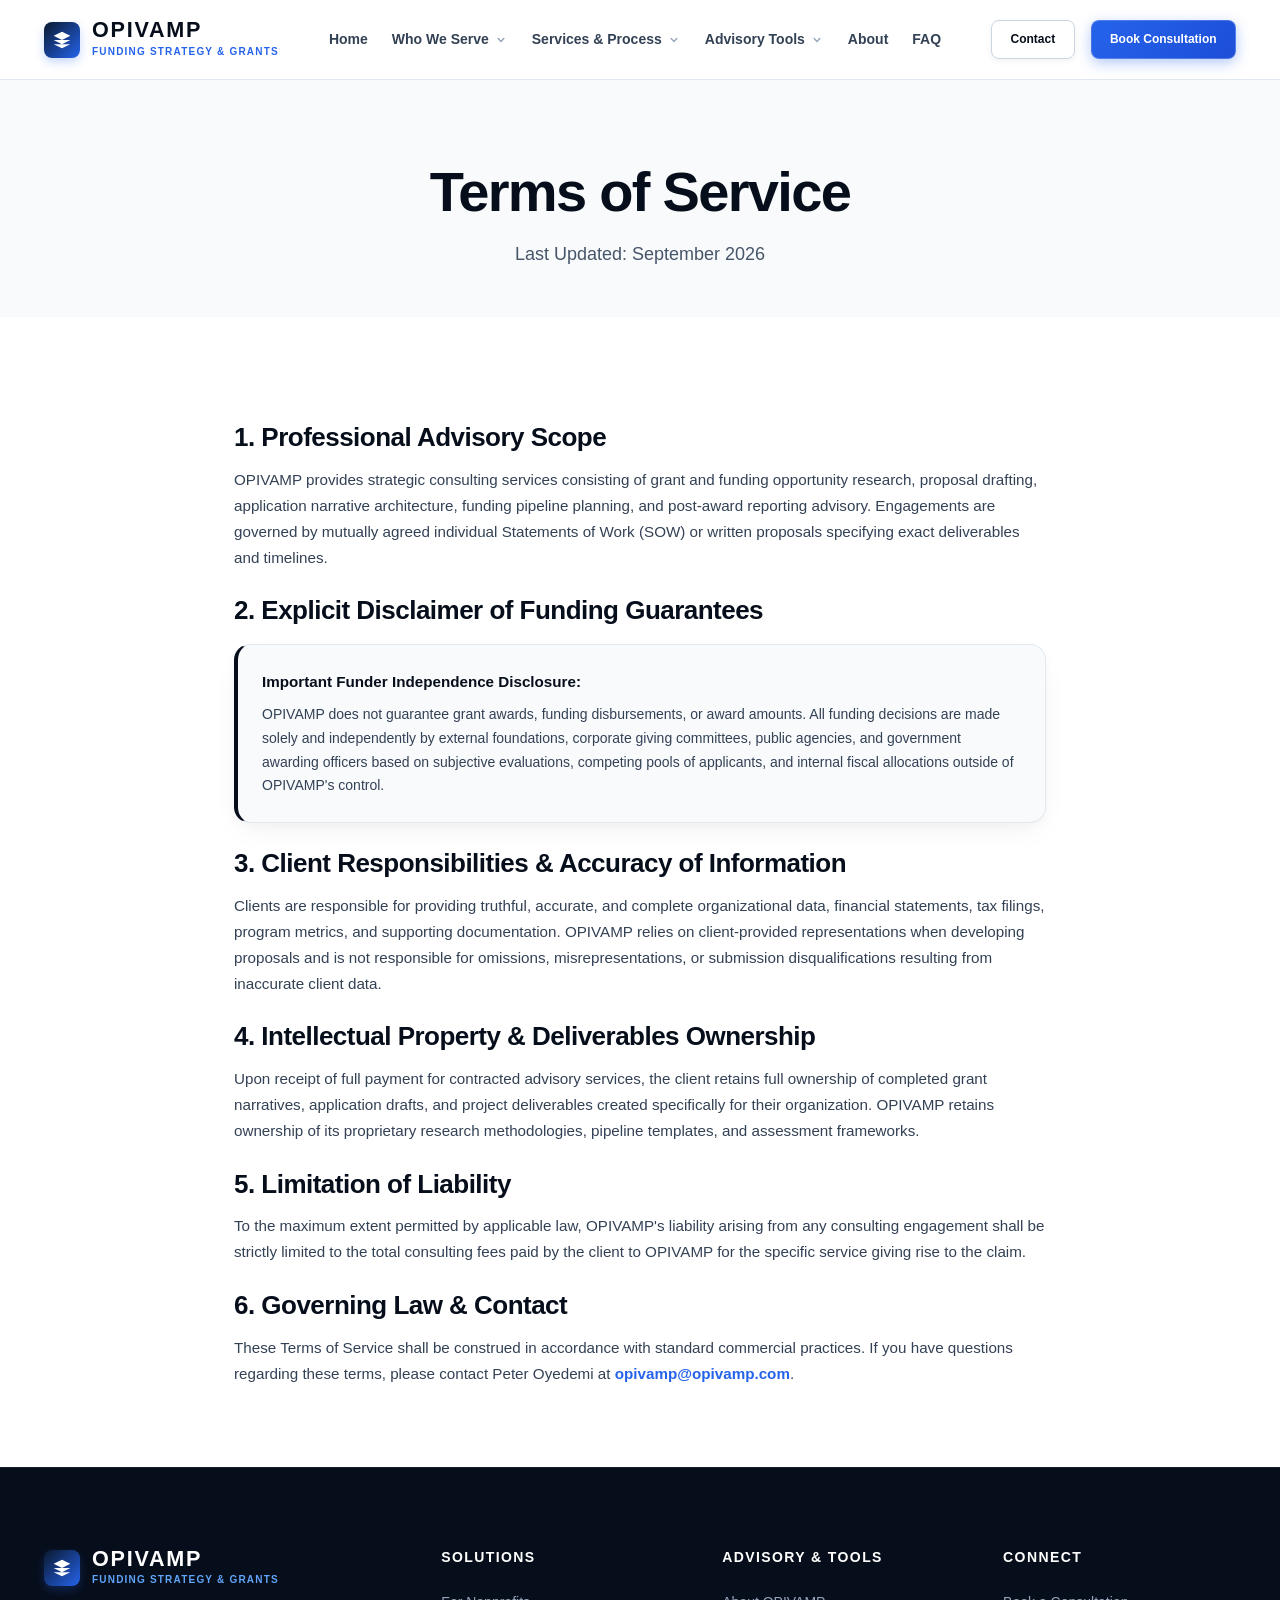
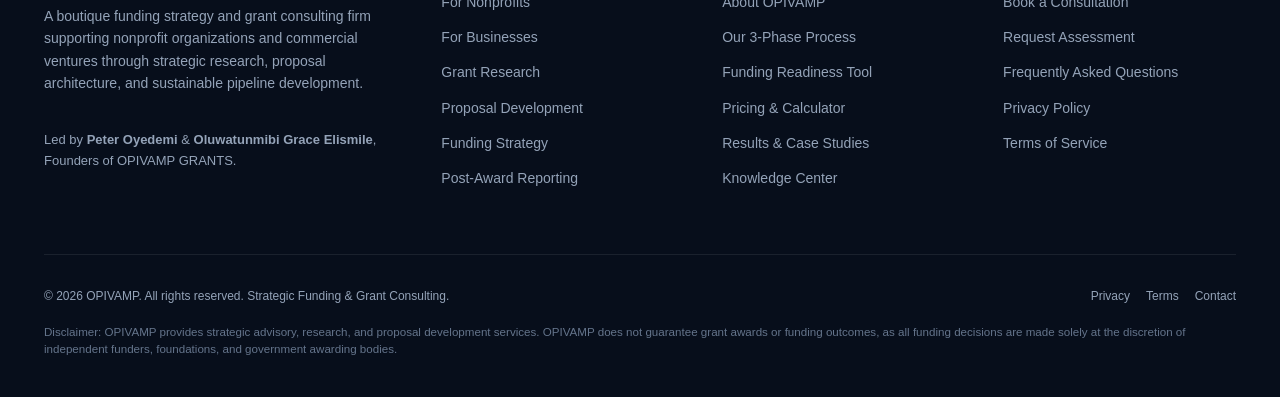
<file: terms.html>
<!DOCTYPE html>
<html lang="en">
<head>
  <meta charset="UTF-8">
  <meta name="viewport" content="width=device-width, initial-scale=1.0">
  <title>Terms of Service | OPIVAMP Strategic Funding Consulting</title>
  <meta name="description" content="Terms of Service and professional consulting standards for OPIVAMP grant strategy, research, and proposal development engagements.">
  <link rel="canonical" href="https://opivamp.com/terms.html">

  <link rel="stylesheet" href="assets/css/style.css">
  <link rel="stylesheet" href="assets/css/components.css">
</head>
<body>
  <a href="#main-content" class="skip-link">Skip to main content</a>

  <!-- Header -->
  <header class="site-header">
    <div class="container header-container">
      <a href="index.html" class="brand-logo" aria-label="OPIVAMP Homepage">
        <div class="logo-symbol">
          <svg viewBox="0 0 24 24"><path d="M12 2L2 7l10 5 10-5-10-5zM2 17l10 5 10-5M2 12l10 5 10-5"/></svg>
        </div>
        <div class="brand-name">
          <span class="brand-title">OPIVAMP</span>
          <span class="brand-tagline">Funding Strategy & Grants</span>
        </div>
      </a>

            <!-- Compact, Decent Desktop Navigation with Dropdowns -->
      <nav class="nav-menu" aria-label="Primary Navigation">
        <a href="index.html" class="nav-link">Home</a>

        <!-- Dropdown: Who We Serve -->
        <div class="nav-item-dropdown">
          <button class="dropdown-trigger" aria-expanded="false" aria-haspopup="true">
            <span>Who We Serve</span>
            <svg viewBox="0 0 20 20" fill="currentColor"><path fill-rule="evenodd" d="M5.293 7.293a1 1 0 011.414 0L10 10.586l3.293-3.293a1 1 0 111.414 1.414l-4 4a1 1 0 01-1.414 0l-4-4a1 1 0 010-1.414z" clip-rule="evenodd"/></svg>
          </button>
          <div class="dropdown-menu">
            <a href="nonprofits.html" class="dropdown-item">
              <div class="dropdown-item-icon">
                <svg viewBox="0 0 24 24" fill="none" stroke="currentColor" stroke-width="2"><path d="M17 21v-2a4 4 0 0 0-4-4H5a4 4 0 0 0-4 4v2"/><circle cx="9" cy="7" r="4"/><path d="M23 21v-2a4 4 0 0 0-3-3.87"/><path d="M16 3.13a4 4 0 0 1 0 7.75"/></svg>
              </div>
              <div class="dropdown-item-text">
                <span class="dropdown-item-title">For Nonprofits</span>
                <span class="dropdown-item-desc">501(c)(3) & Community Grants</span>
              </div>
            </a>
            <a href="businesses.html" class="dropdown-item">
              <div class="dropdown-item-icon">
                <svg viewBox="0 0 24 24" fill="none" stroke="currentColor" stroke-width="2"><line x1="12" y1="1" x2="12" y2="23"/><path d="M17 5H9.5a3.5 3.5 0 0 0 0 7h5a3.5 3.5 0 0 1 0 7H6"/></svg>
              </div>
              <div class="dropdown-item-text">
                <span class="dropdown-item-title">For Businesses</span>
                <span class="dropdown-item-desc">Non-Dilutive & Growth Grants</span>
              </div>
            </a>
          </div>
        </div>

        <!-- Dropdown: Services & Approach -->
        <div class="nav-item-dropdown">
          <button class="dropdown-trigger" aria-expanded="false" aria-haspopup="true">
            <span>Services & Process</span>
            <svg viewBox="0 0 20 20" fill="currentColor"><path fill-rule="evenodd" d="M5.293 7.293a1 1 0 011.414 0L10 10.586l3.293-3.293a1 1 0 111.414 1.414l-4 4a1 1 0 01-1.414 0l-4-4a1 1 0 010-1.414z" clip-rule="evenodd"/></svg>
          </button>
          <div class="dropdown-menu">
            <a href="services.html" class="dropdown-item">
              <div class="dropdown-item-icon">
                <svg viewBox="0 0 24 24" fill="none" stroke="currentColor" stroke-width="2"><path d="M14 2H6a2 2 0 0 0-2 2v16a2 2 0 0 0 2 2h12a2 2 0 0 0 2-2V8z"/><polyline points="14 2 14 8 20 8"/></svg>
              </div>
              <div class="dropdown-item-text">
                <span class="dropdown-item-title">Our Services</span>
                <span class="dropdown-item-desc">Research, Proposals & Reporting</span>
              </div>
            </a>
            <a href="process.html" class="dropdown-item">
              <div class="dropdown-item-icon">
                <svg viewBox="0 0 24 24" fill="none" stroke="currentColor" stroke-width="2"><polyline points="22 12 18 12 15 21 9 3 6 12 2 12"/></svg>
              </div>
              <div class="dropdown-item-text">
                <span class="dropdown-item-title">Our 3-Phase Process</span>
                <span class="dropdown-item-desc">From Discovery to Reporting</span>
              </div>
            </a>
            <a href="pricing.html" class="dropdown-item">
              <div class="dropdown-item-icon">
                <svg viewBox="0 0 24 24" fill="none" stroke="currentColor" stroke-width="2"><rect x="2" y="4" width="20" height="16" rx="2"/><line x1="2" y1="10" x2="22" y2="10"/></svg>
              </div>
              <div class="dropdown-item-text">
                <span class="dropdown-item-title">Pricing & Packages</span>
                <span class="dropdown-item-desc">Transparent Rates & Estimator</span>
              </div>
            </a>
          </div>
        </div>

        <!-- Dropdown: Advisory & Tools -->
        <div class="nav-item-dropdown">
          <button class="dropdown-trigger" aria-expanded="false" aria-haspopup="true">
            <span>Advisory Tools</span>
            <svg viewBox="0 0 20 20" fill="currentColor"><path fill-rule="evenodd" d="M5.293 7.293a1 1 0 011.414 0L10 10.586l3.293-3.293a1 1 0 111.414 1.414l-4 4a1 1 0 01-1.414 0l-4-4a1 1 0 010-1.414z" clip-rule="evenodd"/></svg>
          </button>
          <div class="dropdown-menu">
            <a href="readiness.html" class="dropdown-item">
              <div class="dropdown-item-icon">
                <svg viewBox="0 0 24 24" fill="none" stroke="currentColor" stroke-width="2"><path d="M22 11.08V12a10 10 0 1 1-5.93-9.14"/><polyline points="22 4 12 14.01 9 11.01"/></svg>
              </div>
              <div class="dropdown-item-text">
                <span class="dropdown-item-title">Funding Readiness Tool</span>
                <span class="dropdown-item-desc">Interactive Score & Checklist</span>
              </div>
            </a>
            <a href="results.html" class="dropdown-item">
              <div class="dropdown-item-icon">
                <svg viewBox="0 0 24 24" fill="none" stroke="currentColor" stroke-width="2"><circle cx="12" cy="8" r="7"/><polyline points="8.21 13.89 7 23 12 20 17 23 15.79 13.88"/></svg>
              </div>
              <div class="dropdown-item-text">
                <span class="dropdown-item-title">Results & Case Studies</span>
                <span class="dropdown-item-desc">Verified Sector Frameworks</span>
              </div>
            </a>
            <a href="resources.html" class="dropdown-item">
              <div class="dropdown-item-icon">
                <svg viewBox="0 0 24 24" fill="none" stroke="currentColor" stroke-width="2"><path d="M2 3h6a4 4 0 0 1 4 4v14a3 3 0 0 0-3-3H2z"/><path d="M22 3h-6a4 4 0 0 0-4 4v14a3 3 0 0 1 3-3h7z"/></svg>
              </div>
              <div class="dropdown-item-text">
                <span class="dropdown-item-title">Knowledge Center</span>
                <span class="dropdown-item-desc">Guides, Articles & Strategies</span>
              </div>
            </a>
          </div>
        </div>

        <a href="about.html" class="nav-link">About</a>
        <a href="faq.html" class="nav-link">FAQ</a>
      </nav>

      <div class="header-cta-group">
        <a href="contact.html" class="btn btn-secondary btn-sm">Contact</a>
        <a href="consultation.html" class="btn btn-primary btn-sm">Book Consultation</a>
        <button class="mobile-toggle" aria-label="Open Navigation Menu" aria-expanded="false">
          <svg viewBox="0 0 24 24" stroke="currentColor" stroke-width="2" fill="none"><path d="M4 6h16M4 12h16M4 18h16"/></svg>
        </button>
      </div>
    </div>
  </header>

  <!-- Mobile Drawer -->
  <div class="mobile-drawer-overlay"></div>
  <aside class="mobile-drawer" aria-label="Mobile Navigation">
    <div class="mobile-drawer-header">
      <div class="brand-title">OPIVAMP</div>
      <button class="mobile-drawer-close" aria-label="Close menu" style="background:none; border:none; font-size:1.5rem; cursor:pointer;">&times;</button>
    </div>
    <nav class="mobile-nav-list">
      <a href="index.html" class="mobile-nav-link">Home</a>
      <a href="about.html" class="mobile-nav-link">About</a>
      <a href="services.html" class="mobile-nav-link">Services</a>
      <a href="nonprofits.html" class="mobile-nav-link">For Nonprofits</a>
      <a href="businesses.html" class="mobile-nav-link">For Businesses</a>
      <a href="process.html" class="mobile-nav-link">Our Process</a>
      <a href="readiness.html" class="mobile-nav-link">Funding Readiness</a>
      <a href="pricing.html" class="mobile-nav-link">Pricing</a>
      <a href="resources.html" class="mobile-nav-link">Resources</a>
      <a href="faq.html" class="mobile-nav-link">FAQ</a>
      <a href="contact.html" class="mobile-nav-link">Contact</a>
    </nav>
    <a href="consultation.html" class="btn btn-primary btn-lg" style="width:100%;">Book a Consultation</a>
  </aside>

  <main id="main-content">
    <section class="section bg-light" style="padding-top: calc(var(--space-16) + 1rem); padding-bottom: var(--space-12);">
      <div class="container container-narrow text-center">
        <h1 class="section-title">Terms of Service</h1>
        <p class="section-subtitle">Last Updated: September 2026</p>
      </div>
    </section>

    <section class="section bg-white">
      <div class="container container-narrow" style="font-size: 0.95rem; line-height: 1.7; color: var(--color-slate-700);">
        
        <h3 style="color: var(--color-navy-950); margin-top: var(--space-6); margin-bottom: var(--space-3);">1. Professional Advisory Scope</h3>
        <p>
          OPIVAMP provides strategic consulting services consisting of grant and funding opportunity research, proposal drafting, application narrative architecture, funding pipeline planning, and post-award reporting advisory. Engagements are governed by mutually agreed individual Statements of Work (SOW) or written proposals specifying exact deliverables and timelines.
        </p>

        <h3 style="color: var(--color-navy-950); margin-top: var(--space-6); margin-bottom: var(--space-3);">2. Explicit Disclaimer of Funding Guarantees</h3>
        <div class="card" style="background: var(--color-slate-50); border-left: 4px solid var(--color-navy-950); margin: var(--space-4) 0; padding: var(--space-6);">
          <strong style="color: var(--color-navy-950); display: block; margin-bottom: var(--space-2);">Important Funder Independence Disclosure:</strong>
          <p style="margin: 0; font-size: 0.875rem; color: var(--color-slate-700);">
            OPIVAMP does not guarantee grant awards, funding disbursements, or award amounts. All funding decisions are made solely and independently by external foundations, corporate giving committees, public agencies, and government awarding officers based on subjective evaluations, competing pools of applicants, and internal fiscal allocations outside of OPIVAMP's control.
          </p>
        </div>

        <h3 style="color: var(--color-navy-950); margin-top: var(--space-6); margin-bottom: var(--space-3);">3. Client Responsibilities & Accuracy of Information</h3>
        <p>
          Clients are responsible for providing truthful, accurate, and complete organizational data, financial statements, tax filings, program metrics, and supporting documentation. OPIVAMP relies on client-provided representations when developing proposals and is not responsible for omissions, misrepresentations, or submission disqualifications resulting from inaccurate client data.
        </p>

        <h3 style="color: var(--color-navy-950); margin-top: var(--space-6); margin-bottom: var(--space-3);">4. Intellectual Property & Deliverables Ownership</h3>
        <p>
          Upon receipt of full payment for contracted advisory services, the client retains full ownership of completed grant narratives, application drafts, and project deliverables created specifically for their organization. OPIVAMP retains ownership of its proprietary research methodologies, pipeline templates, and assessment frameworks.
        </p>

        <h3 style="color: var(--color-navy-950); margin-top: var(--space-6); margin-bottom: var(--space-3);">5. Limitation of Liability</h3>
        <p>
          To the maximum extent permitted by applicable law, OPIVAMP's liability arising from any consulting engagement shall be strictly limited to the total consulting fees paid by the client to OPIVAMP for the specific service giving rise to the claim.
        </p>

        <h3 style="color: var(--color-navy-950); margin-top: var(--space-6); margin-bottom: var(--space-3);">6. Governing Law & Contact</h3>
        <p>
          These Terms of Service shall be construed in accordance with standard commercial practices. If you have questions regarding these terms, please contact Peter Oyedemi at <strong><a href="mailto:opivamp@opivamp.com" style="color: var(--color-blue-600);">opivamp@opivamp.com</a></strong>.
        </p>
      </div>
    </section>
  </main>

  <!-- Footer -->
  <footer class="site-footer">
    <div class="container">
      <div class="footer-grid">
        <div class="footer-brand">
          <div class="brand-logo" style="color: var(--color-white);">
            <div class="logo-symbol">
              <svg viewBox="0 0 24 24"><path d="M12 2L2 7l10 5 10-5-10-5zM2 17l10 5 10-5M2 12l10 5 10-5"/></svg>
            </div>
            <div class="brand-name">
              <span class="brand-title">OPIVAMP</span>
              <span class="brand-tagline" style="color: #60a5fa;">Funding Strategy & Grants</span>
            </div>
          </div>
          <p>
            A boutique funding strategy and grant consulting firm supporting nonprofit organizations and commercial ventures through strategic research, proposal architecture, and sustainable pipeline development.
          </p>
          <p style="font-size: 0.8125rem; color: #94a3b8;">
            Led by <strong>Peter Oyedemi</strong> & <strong>Oluwatunmibi Grace Elismile</strong>, Founders of OPIVAMP GRANTS.
          </p>
        </div>

        <div class="footer-col">
          <h4 class="footer-heading">Solutions</h4>
          <div class="footer-links">
            <a href="nonprofits.html" class="footer-link">For Nonprofits</a>
            <a href="businesses.html" class="footer-link">For Businesses</a>
            <a href="services.html#research" class="footer-link">Grant Research</a>
            <a href="services.html#applications" class="footer-link">Proposal Development</a>
            <a href="services.html#strategy" class="footer-link">Funding Strategy</a>
            <a href="services.html#reporting" class="footer-link">Post-Award Reporting</a>
          </div>
        </div>

        <div class="footer-col">
          <h4 class="footer-heading">Advisory & Tools</h4>
          <div class="footer-links">
            <a href="about.html" class="footer-link">About OPIVAMP</a>
            <a href="process.html" class="footer-link">Our 3-Phase Process</a>
            <a href="readiness.html" class="footer-link">Funding Readiness Tool</a>
            <a href="pricing.html" class="footer-link">Pricing & Calculator</a>
            <a href="results.html" class="footer-link">Results & Case Studies</a>
            <a href="resources.html" class="footer-link">Knowledge Center</a>
          </div>
        </div>

        <div class="footer-col">
          <h4 class="footer-heading">Connect</h4>
          <div class="footer-links">
            <a href="consultation.html" class="footer-link">Book a Consultation</a>
            <a href="contact.html" class="footer-link">Request Assessment</a>
            <a href="faq.html" class="footer-link">Frequently Asked Questions</a>
            <a href="privacy.html" class="footer-link">Privacy Policy</a>
            <a href="terms.html" class="footer-link">Terms of Service</a>
          </div>
        </div>
      </div>

      <div class="footer-bottom">
        <div>&copy; 2026 OPIVAMP. All rights reserved. Strategic Funding & Grant Consulting.</div>
        <div style="display: flex; gap: var(--space-4);">
          <a href="privacy.html" style="color: var(--color-slate-400);">Privacy</a>
          <a href="terms.html" style="color: var(--color-slate-400);">Terms</a>
          <a href="contact.html" style="color: var(--color-slate-400);">Contact</a>
        </div>
      </div>
      <p class="footer-legal-note">
        Disclaimer: OPIVAMP provides strategic advisory, research, and proposal development services. OPIVAMP does not guarantee grant awards or funding outcomes, as all funding decisions are made solely at the discretion of independent funders, foundations, and government awarding bodies.
      </p>
    </div>
  </footer>

  <script src="assets/js/main.js"></script>
  <!-- Tawk.to Live Chat -->
  <script type="text/javascript">
  var Tawk_API = Tawk_API || {}, Tawk_LoadStart = new Date();
  (function(){
  var s1 = document.createElement("script"), s0 = document.getElementsByTagName("script")[0];
  s1.async = true;
  s1.src = 'https://embed.tawk.to/6aa4995d0f09ed34497bc706/1k29fe5gn';
  s1.charset = 'UTF-8';
  s1.setAttribute('crossorigin', '*');
  s0.parentNode.insertBefore(s1, s0);
  })();
  </script>
</body>
</html>
</file>
<file: assets/css/style.css>
/* ==========================================================================
   OPIVAMP BRAND DESIGN SYSTEM
   Strategic Funding & Grant Consulting Platform
   ========================================================================== */

:root {
  /* Color Palette - Premium Boutique Consulting */
  --color-navy-950: #070e1b;
  --color-navy-900: #0a192f;
  --color-navy-800: #0f274a;
  --color-navy-700: #173863;
  --color-navy-600: #1e4b85;
  
  --color-blue-600: #2563eb;
  --color-blue-500: #3b82f6;
  --color-blue-700: #1d4ed8;
  --color-blue-50: #eff6ff;
  --color-blue-100: #dbeafe;

  --color-gold-600: #d97706;
  --color-gold-500: #f59e0b;
  --color-gold-700: #b45309;
  --color-gold-50: #fffbeb;
  --color-gold-100: #fef3c7;

  --color-slate-900: #0f172a;
  --color-slate-800: #1e293b;
  --color-slate-700: #334155;
  --color-slate-600: #475569;
  --color-slate-500: #64748b;
  --color-slate-400: #94a3b8;
  --color-slate-300: #cbd5e1;
  --color-slate-200: #e2e8f0;
  --color-slate-100: #f1f5f9;
  --color-slate-50: #f8fafc;
  --color-white: #ffffff;

  --color-success: #10b981;
  --color-success-bg: #ecfdf5;
  --color-warning: #f59e0b;
  --color-warning-bg: #fffbeb;
  --color-error: #ef4444;

  /* Typography */
  --font-sans: 'Plus Jakarta Sans', 'Inter', -apple-system, BlinkMacSystemFont, 'Segoe UI', Roboto, Helvetica, Arial, sans-serif;
  --font-serif: 'Newsreader', Georgia, 'Times New Roman', serif;
  
  --text-xs: 0.75rem;     /* 12px */
  --text-sm: 0.875rem;    /* 14px */
  --text-base: 1rem;      /* 16px */
  --text-lg: 1.125rem;    /* 18px */
  --text-xl: 1.25rem;     /* 20px */
  --text-2xl: 1.5rem;     /* 24px */
  --text-3xl: 1.875rem;   /* 30px */
  --text-4xl: 2.25rem;    /* 36px */
  --text-5xl: 3rem;       /* 48px */
  --text-6xl: 3.75rem;    /* 60px */

  /* Spacing */
  --space-1: 0.25rem;
  --space-2: 0.5rem;
  --space-3: 0.75rem;
  --space-4: 1rem;
  --space-5: 1.25rem;
  --space-6: 1.5rem;
  --space-8: 2rem;
  --space-10: 2.5rem;
  --space-12: 3rem;
  --space-16: 4rem;
  --space-20: 5rem;
  --space-24: 6rem;
  --space-32: 8rem;

  /* Layout & Container */
  --container-max: 1240px;
  --container-narrow: 860px;
  --container-wide: 1380px;
  --header-height: 80px;

  /* Shadows */
  --shadow-xs: 0 1px 2px 0 rgba(15, 23, 42, 0.05);
  --shadow-sm: 0 1px 3px 0 rgba(15, 23, 42, 0.08), 0 1px 2px -1px rgba(15, 23, 42, 0.08);
  --shadow-md: 0 4px 6px -1px rgba(15, 23, 42, 0.07), 0 2px 4px -2px rgba(15, 23, 42, 0.05);
  --shadow-lg: 0 10px 15px -3px rgba(15, 23, 42, 0.08), 0 4px 6px -4px rgba(15, 23, 42, 0.04);
  --shadow-xl: 0 20px 25px -5px rgba(15, 23, 42, 0.09), 0 8px 10px -6px rgba(15, 23, 42, 0.04);
  --shadow-soft-card: 0 12px 32px -8px rgba(15, 23, 42, 0.06), 0 4px 12px -2px rgba(15, 23, 42, 0.03);

  /* Radius */
  --radius-sm: 4px;
  --radius-md: 8px;
  --radius-lg: 12px;
  --radius-xl: 16px;
  --radius-2xl: 24px;
  --radius-full: 9999px;

  /* Transitions */
  --transition-fast: 150ms cubic-bezier(0.16, 1, 0.3, 1);
  --transition-base: 250ms cubic-bezier(0.16, 1, 0.3, 1);
  --transition-smooth: 400ms cubic-bezier(0.16, 1, 0.3, 1);
}

/* Base Reset & Box Sizing */
*, *::before, *::after {
  box-sizing: border-box;
  margin: 0;
  padding: 0;
}

html {
  font-size: 16px;
  scroll-behavior: smooth;
  -webkit-font-smoothing: antialiased;
  -moz-osx-font-smoothing: grayscale;
  text-rendering: optimizeLegibility;
}

body {
  font-family: var(--font-sans);
  font-size: var(--text-base);
  line-height: 1.65;
  color: var(--color-slate-700);
  background-color: var(--color-white);
  overflow-x: hidden;
}

/* Focus state for accessibility */
:focus-visible {
  outline: 2px solid var(--color-blue-600);
  outline-offset: 2px;
}

/* Headings */
h1, h2, h3, h4, h5, h6 {
  color: var(--color-navy-950);
  font-weight: 700;
  line-height: 1.25;
  letter-spacing: -0.02em;
}

h1 {
  font-size: clamp(2.25rem, 4vw + 1rem, 3.5rem);
  letter-spacing: -0.03em;
  line-height: 1.15;
}

h2 {
  font-size: clamp(1.75rem, 2.5vw + 1rem, 2.5rem);
  line-height: 1.2;
}

h3 {
  font-size: clamp(1.25rem, 1.5vw + 0.5rem, 1.625rem);
  line-height: 1.3;
}

h4 {
  font-size: 1.25rem;
  line-height: 1.4;
}

p {
  margin-bottom: 1.25rem;
}

p:last-child {
  margin-bottom: 0;
}

a {
  color: var(--color-blue-600);
  text-decoration: none;
  transition: color var(--transition-fast);
}

a:hover {
  color: var(--color-blue-700);
}

img, svg {
  display: block;
  max-width: 100%;
  height: auto;
}

ul, ol {
  list-style: none;
}

button, input, select, textarea {
  font: inherit;
  color: inherit;
}

/* Container */
.container {
  width: 100%;
  max-width: var(--container-max);
  margin-left: auto;
  margin-right: auto;
  padding-left: var(--space-6);
  padding-right: var(--space-6);
}

.container-narrow {
  max-width: var(--container-narrow);
}

.container-wide {
  max-width: var(--container-wide);
}

/* Section Spacing */
.section {
  padding-top: var(--space-20);
  padding-bottom: var(--space-20);
  position: relative;
}

.section-sm {
  padding-top: var(--space-12);
  padding-bottom: var(--space-12);
}

.section-lg {
  padding-top: var(--space-24);
  padding-bottom: var(--space-24);
}

.bg-light {
  background-color: var(--color-slate-50);
}

.bg-white {
  background-color: var(--color-white);
}

.bg-navy {
  background-color: var(--color-navy-950);
  color: var(--color-slate-300);
}

.bg-navy h1, 
.bg-navy h2, 
.bg-navy h3, 
.bg-navy h4 {
  color: var(--color-white);
}

/* Section Header */
.section-header {
  text-align: center;
  max-width: 760px;
  margin: 0 auto var(--space-16);
}

.section-header.text-left {
  text-align: left;
  margin-left: 0;
}

.section-eyebrow {
  display: inline-flex;
  align-items: center;
  gap: var(--space-2);
  font-size: var(--text-xs);
  font-weight: 700;
  text-transform: uppercase;
  letter-spacing: 0.1em;
  color: var(--color-blue-600);
  background-color: var(--color-blue-50);
  padding: 0.35rem 0.85rem;
  border-radius: var(--radius-full);
  margin-bottom: var(--space-4);
  border: 1px solid rgba(37, 99, 235, 0.15);
}

.bg-navy .section-eyebrow {
  color: #93c5fd;
  background-color: rgba(37, 99, 235, 0.2);
  border-color: rgba(147, 197, 253, 0.25);
}

.section-title {
  margin-bottom: var(--space-4);
}

.section-subtitle {
  font-size: var(--text-lg);
  color: var(--color-slate-600);
  line-height: 1.6;
}

.bg-navy .section-subtitle {
  color: var(--color-slate-300);
}

/* Buttons */
.btn {
  display: inline-flex;
  align-items: center;
  justify-content: center;
  gap: var(--space-2);
  font-size: var(--text-sm);
  font-weight: 600;
  padding: 0.85rem 1.65rem;
  border-radius: var(--radius-md);
  border: 1.5px solid transparent;
  cursor: pointer;
  position: relative;
  overflow: hidden;
  z-index: 1;
  transition: all 0.28s cubic-bezier(0.16, 1, 0.3, 1);
  text-align: center;
  white-space: nowrap;
  box-sizing: border-box;
}

/* Luminous Glint / Shimmer Wave Effect on Hover */
.btn::after {
  content: '';
  position: absolute;
  top: -60%;
  left: -80%;
  width: 50%;
  height: 220%;
  background: linear-gradient(
    90deg,
    rgba(255, 255, 255, 0) 0%,
    rgba(255, 255, 255, 0.45) 50%,
    rgba(255, 255, 255, 0) 100%
  );
  transform: rotate(25deg);
  pointer-events: none;
  opacity: 0;
  transition: none;
  z-index: 2;
}

.btn:hover::after {
  left: 145%;
  opacity: 1;
  transition: left 0.75s ease-in-out, opacity 0.25s ease;
}

.btn:hover {
  transform: translateY(-3px) scale(1.02);
}

.btn:active {
  transform: translateY(-1px) scale(0.99);
  transition-duration: 0.1s;
}

/* Primary Button (Electric Blue Glow) */
.btn-primary {
  background: linear-gradient(135deg, #2563eb 0%, #1d4ed8 100%);
  color: var(--color-white);
  border-color: rgba(255, 255, 255, 0.2);
  box-shadow: 0 4px 14px rgba(37, 99, 235, 0.35);
}

.btn-primary:hover {
  background: linear-gradient(135deg, #3b82f6 0%, #1d4ed8 100%);
  color: var(--color-white);
  box-shadow: 0 10px 25px -3px rgba(37, 99, 235, 0.55), 0 0 20px rgba(59, 130, 246, 0.4);
  border-color: rgba(255, 255, 255, 0.4);
}

/* Secondary Button (Refined Card Lift & Radiant Blue Border) */
.btn-secondary {
  background-color: var(--color-white);
  color: var(--color-navy-950);
  border-color: var(--color-slate-300);
  box-shadow: 0 2px 6px rgba(15, 23, 42, 0.06);
}

.btn-secondary:hover {
  background-color: var(--color-white);
  color: var(--color-blue-600);
  border-color: var(--color-blue-600);
  box-shadow: 0 10px 25px -3px rgba(37, 99, 235, 0.22), 0 0 14px rgba(37, 99, 235, 0.15);
}

/* Outline White Button (Frosted Glass with Luminous Inversion) */
.btn-outline-white {
  background-color: rgba(255, 255, 255, 0.08);
  color: var(--color-white);
  border-color: rgba(255, 255, 255, 0.35);
  backdrop-filter: blur(8px);
  -webkit-backdrop-filter: blur(8px);
}

.btn-outline-white:hover {
  background-color: var(--color-white);
  color: var(--color-navy-950);
  border-color: var(--color-white);
  box-shadow: 0 10px 25px -3px rgba(255, 255, 255, 0.45), 0 0 20px rgba(255, 255, 255, 0.3);
}

/* Gold Button (Warm Prestige Amber Glow) */
.btn-gold {
  background: linear-gradient(135deg, #d97706 0%, #b45309 100%);
  color: var(--color-white);
  border-color: rgba(255, 255, 255, 0.2);
  box-shadow: 0 4px 14px rgba(217, 119, 6, 0.35);
}

.btn-gold:hover {
  background: linear-gradient(135deg, #f59e0b 0%, #b45309 100%);
  color: var(--color-white);
  box-shadow: 0 10px 25px -3px rgba(217, 119, 6, 0.6), 0 0 20px rgba(245, 158, 11, 0.45);
  border-color: rgba(255, 255, 255, 0.4);
}

.btn-lg {
  padding: 1rem 2.2rem;
  font-size: var(--text-base);
  border-radius: var(--radius-lg);
}

.btn-sm {
  padding: 0.55rem 1.15rem;
  font-size: var(--text-xs);
}

.btn-icon {
  width: 1.15em;
  height: 1.15em;
  transition: transform 0.25s cubic-bezier(0.16, 1, 0.3, 1);
}

.btn:hover .btn-icon,
.btn:hover svg {
  transform: translateX(4px) scale(1.12);
}

/* Badges */
.badge {
  display: inline-flex;
  align-items: center;
  gap: var(--space-1);
  padding: 0.25rem 0.65rem;
  border-radius: var(--radius-full);
  font-size: var(--text-xs);
  font-weight: 600;
}

.badge-blue {
  background-color: var(--color-blue-50);
  color: var(--color-blue-700);
  border: 1px solid var(--color-blue-100);
}

.badge-gold {
  background-color: var(--color-gold-50);
  color: var(--color-gold-700);
  border: 1px solid var(--color-gold-100);
}

.badge-slate {
  background-color: var(--color-slate-100);
  color: var(--color-slate-700);
  border: 1px solid var(--color-slate-200);
}

/* Grid System */
.grid {
  display: grid;
  gap: var(--space-8);
}

.grid-2 {
  grid-template-columns: repeat(2, 1fr);
}

.grid-3 {
  grid-template-columns: repeat(3, 1fr);
}

.grid-4 {
  grid-template-columns: repeat(4, 1fr);
}

@media (max-width: 1024px) {
  .grid-3, .grid-4 {
    grid-template-columns: repeat(2, 1fr);
  }
}

@media (max-width: 768px) {
  .grid-2, .grid-3, .grid-4 {
    grid-template-columns: 1fr;
  }
  .section {
    padding-top: var(--space-12);
    padding-bottom: var(--space-12);
  }
}

/* Subtle Card */
.card {
  background-color: var(--color-white);
  border: 1px solid var(--color-slate-200);
  border-radius: var(--radius-xl);
  padding: var(--space-8);
  box-shadow: var(--shadow-soft-card);
  transition: transform var(--transition-base), box-shadow var(--transition-base), border-color var(--transition-base);
}

.card:hover {
  transform: translateY(-3px);
  box-shadow: var(--shadow-xl);
  border-color: var(--color-slate-300);
}

/* Utility Classes */
.text-center { text-align: center; }
.text-left { text-align: left; }
.text-right { text-align: right; }
.text-gold { color: var(--color-gold-600); }
.text-blue { color: var(--color-blue-600); }
.text-muted { color: var(--color-slate-500); }

.flex { display: flex; }
.flex-col { flex-direction: column; }
.items-center { align-items: center; }
.justify-between { justify-content: space-between; }
.justify-center { justify-content: center; }
.gap-2 { gap: var(--space-2); }
.gap-4 { gap: var(--space-4); }
.gap-6 { gap: var(--space-6); }
.gap-8 { gap: var(--space-8); }

.mt-4 { margin-top: var(--space-4); }
.mt-6 { margin-top: var(--space-6); }
.mt-8 { margin-top: var(--space-8); }
.mt-12 { margin-top: var(--space-12); }
.mb-4 { margin-bottom: var(--space-4); }
.mb-6 { margin-bottom: var(--space-6); }
.mb-8 { margin-bottom: var(--space-8); }

/* Screen Reader Only */
.sr-only {
  position: absolute;
  width: 1px;
  height: 1px;
  padding: 0;
  margin: -1px;
  overflow: hidden;
  clip: rect(0, 0, 0, 0);
  white-space: nowrap;
  border-width: 0;
}

/* Skip link */
.skip-link {
  position: absolute;
  top: -100px;
  left: var(--space-4);
  background: var(--color-navy-950);
  color: var(--color-white);
  padding: var(--space-3) var(--space-6);
  border-radius: var(--radius-md);
  z-index: 9999;
  font-weight: 600;
  transition: top var(--transition-fast);
}

.skip-link:focus {
  top: var(--space-4);
}
</file>
<file: assets/css/components.css>
/* ==========================================================================
   OPIVAMP COMPONENT STYLES
   ========================================================================== */

/* --------------------------------------------------------------------------
   1. NAVIGATION & HEADER
   -------------------------------------------------------------------------- */
.site-header {
  position: sticky;
  top: 0;
  left: 0;
  width: 100%;
  height: var(--header-height);
  background-color: rgba(255, 255, 255, 0.95);
  backdrop-filter: blur(12px);
  -webkit-backdrop-filter: blur(12px);
  border-bottom: 1px solid var(--color-slate-200);
  z-index: 1000;
  transition: all var(--transition-base);
}

.site-header.scrolled {
  box-shadow: 0 4px 20px -2px rgba(15, 23, 42, 0.08);
  height: 72px;
}

.header-container {
  height: 100%;
  display: flex;
  align-items: center;
  justify-content: space-between;
}

.brand-logo {
  display: flex;
  align-items: center;
  gap: var(--space-3);
  text-decoration: none;
  font-weight: 800;
  font-size: 1.45rem;
  letter-spacing: 0.05em;
  color: var(--color-navy-950);
}

.logo-symbol {
  width: 36px;
  height: 36px;
  background: linear-gradient(135deg, var(--color-navy-900) 0%, var(--color-blue-600) 100%);
  border-radius: var(--radius-md);
  display: flex;
  align-items: center;
  justify-content: center;
  color: var(--color-white);
  box-shadow: 0 4px 10px rgba(37, 99, 235, 0.25);
}

.logo-symbol svg {
  width: 20px;
  height: 20px;
  fill: currentColor;
}

.brand-name {
  display: flex;
  flex-direction: column;
}

.brand-title {
  font-weight: 800;
  font-size: 1.35rem;
  letter-spacing: 0.08em;
  color: var(--color-navy-950);
  line-height: 1;
}

.brand-tagline {
  font-size: 0.625rem;
  font-weight: 600;
  text-transform: uppercase;
  letter-spacing: 0.12em;
  color: var(--color-blue-600);
  margin-top: 3px;
}

/* Nav Menu */
.nav-menu {
  display: flex;
  align-items: center;
  gap: var(--space-6);
}

.nav-item-dropdown {
  position: relative;
  display: flex;
  align-items: center;
}

.nav-link,
.dropdown-trigger {
  font-size: var(--text-sm);
  font-weight: 600;
  color: var(--color-slate-700);
  padding: var(--space-2) 0;
  position: relative;
  transition: color var(--transition-fast);
  background: none;
  border: none;
  cursor: pointer;
  display: inline-flex;
  align-items: center;
  gap: 5px;
  font-family: inherit;
}

.dropdown-trigger svg {
  width: 14px;
  height: 14px;
  transition: transform var(--transition-base);
  color: var(--color-slate-400);
}

.nav-item-dropdown:hover .dropdown-trigger,
.nav-item-dropdown.open .dropdown-trigger,
.nav-link:hover,
.nav-link.active {
  color: var(--color-blue-600);
}

.nav-item-dropdown.open .dropdown-trigger svg,
.nav-item-dropdown:hover .dropdown-trigger svg {
  transform: rotate(180deg);
  color: var(--color-blue-600);
}

.nav-link.active::after {
  content: '';
  position: absolute;
  bottom: -2px;
  left: 0;
  width: 100%;
  height: 2px;
  background-color: var(--color-blue-600);
  border-radius: var(--radius-full);
}

/* Dropdown Menu Container */
.dropdown-menu {
  position: absolute;
  top: calc(100% + 10px);
  left: -12px;
  min-width: 250px;
  background: var(--color-white);
  border: 1px solid var(--color-slate-200);
  border-radius: var(--radius-xl);
  padding: 8px;
  box-shadow: 0 16px 36px -4px rgba(15, 23, 42, 0.12), 0 4px 12px rgba(15, 23, 42, 0.05);
  opacity: 0;
  visibility: hidden;
  transform: translateY(8px);
  transition: opacity var(--transition-base), transform var(--transition-base), visibility var(--transition-base);
  pointer-events: none;
  z-index: 1100;
}

.nav-item-dropdown:hover .dropdown-menu,
.nav-item-dropdown.open .dropdown-menu {
  opacity: 1;
  visibility: visible;
  transform: translateY(0);
  pointer-events: auto;
}

.dropdown-item {
  display: flex;
  align-items: center;
  gap: 12px;
  padding: 10px 14px;
  border-radius: var(--radius-md);
  text-decoration: none;
  transition: all var(--transition-fast);
}

.dropdown-item:hover {
  background-color: var(--color-blue-50);
}

.dropdown-item-icon {
  width: 32px;
  height: 32px;
  border-radius: var(--radius-md);
  background-color: var(--color-slate-100);
  display: flex;
  align-items: center;
  justify-content: center;
  color: var(--color-blue-600);
  flex-shrink: 0;
  transition: background var(--transition-fast), color var(--transition-fast);
}

.dropdown-item:hover .dropdown-item-icon {
  background-color: var(--color-blue-600);
  color: var(--color-white);
}

.dropdown-item-icon svg {
  width: 16px;
  height: 16px;
}

.dropdown-item-text {
  display: flex;
  flex-direction: column;
}

.dropdown-item-title {
  font-size: var(--text-sm);
  font-weight: 600;
  color: var(--color-navy-950);
  line-height: 1.25;
}

.dropdown-item:hover .dropdown-item-title {
  color: var(--color-blue-600);
}

.dropdown-item-desc {
  font-size: 0.725rem;
  color: var(--color-slate-500);
  line-height: 1.3;
  margin-top: 2px;
}

.header-cta-group {
  display: flex;
  align-items: center;
  gap: var(--space-4);
}

/* Mobile Toggle */
.mobile-toggle {
  display: none;
  background: none;
  border: none;
  cursor: pointer;
  padding: var(--space-2);
  color: var(--color-navy-950);
}

.mobile-toggle svg {
  width: 26px;
  height: 26px;
}

/* Mobile Drawer */
.mobile-drawer {
  position: fixed;
  top: 0;
  right: -100%;
  width: 82%;
  max-width: 360px;
  height: 100vh;
  background-color: var(--color-white);
  box-shadow: -10px 0 30px rgba(0, 0, 0, 0.15);
  z-index: 1001;
  padding: var(--space-6);
  display: flex;
  flex-direction: column;
  transition: right var(--transition-smooth);
  overflow-y: auto;
}

.mobile-drawer.open {
  right: 0;
}

.mobile-drawer-overlay {
  position: fixed;
  inset: 0;
  background-color: rgba(15, 23, 42, 0.6);
  z-index: 1000;
  opacity: 0;
  visibility: hidden;
  transition: all var(--transition-base);
}

.mobile-drawer-overlay.active {
  opacity: 1;
  visibility: visible;
}

.mobile-drawer-header {
  display: flex;
  align-items: center;
  justify-content: space-between;
  margin-bottom: var(--space-8);
  padding-bottom: var(--space-4);
  border-bottom: 1px solid var(--color-slate-200);
}

.mobile-nav-list {
  display: flex;
  flex-direction: column;
  gap: var(--space-4);
  margin-bottom: var(--space-8);
}

.mobile-nav-link {
  font-size: var(--text-lg);
  font-weight: 600;
  color: var(--color-slate-800);
  padding: var(--space-2) 0;
  display: block;
}

.mobile-nav-link:hover,
.mobile-nav-link.active {
  color: var(--color-blue-600);
}

@media (max-width: 1080px) {
  .nav-menu {
    display: none;
  }
  .mobile-toggle {
    display: block;
  }
  .header-cta-group .btn-secondary {
    display: none;
  }
}

/* --------------------------------------------------------------------------
   2. HERO SECTION (Executive Architectural Background & Cinematic Atmosphere)
   -------------------------------------------------------------------------- */
.hero-section {
  padding-top: calc(var(--space-16) + 1.75rem);
  padding-bottom: var(--space-20);
  position: relative;
  overflow: hidden;
  background-color: #070e1f;
  background-image: 
    radial-gradient(circle at 82% 18%, rgba(37, 99, 235, 0.45) 0%, transparent 42%),
    radial-gradient(circle at 12% 82%, rgba(217, 119, 6, 0.25) 0%, transparent 40%),
    linear-gradient(135deg, rgba(7, 14, 31, 0.92) 0%, rgba(10, 25, 47, 0.85) 45%, rgba(15, 23, 42, 0.93) 100%),
    url('https://images.unsplash.com/photo-1486406146926-c627a92ad1ab?auto=format&fit=crop&w=2000&q=85');
  background-size: cover;
  background-position: center center;
  background-repeat: no-repeat;
  color: #f8fafc;
  border-bottom: 1px solid rgba(255, 255, 255, 0.1);
}

.hero-pattern {
  position: absolute;
  top: 0;
  left: 0;
  width: 100%;
  height: 100%;
  background-image: 
    linear-gradient(rgba(255, 255, 255, 0.03) 1px, transparent 1px),
    linear-gradient(90deg, rgba(255, 255, 255, 0.03) 1px, transparent 1px);
  background-size: 40px 40px;
  pointer-events: none;
  opacity: 0.8;
}

.hero-section::before {
  content: '';
  position: absolute;
  top: 0;
  left: 0;
  right: 0;
  height: 1px;
  background: linear-gradient(90deg, transparent, rgba(96, 165, 250, 0.4), transparent);
}

.hero-grid {
  display: grid;
  grid-template-columns: 1.15fr 0.85fr;
  align-items: center;
  gap: var(--space-12);
  position: relative;
  z-index: 2;
}

.hero-content {
  max-width: 640px;
}

.hero-section .section-eyebrow {
  display: inline-flex;
  align-items: center;
  gap: var(--space-2);
  font-size: var(--text-xs);
  font-weight: 700;
  text-transform: uppercase;
  letter-spacing: 0.1em;
  color: #93c5fd;
  margin-bottom: var(--space-4);
  padding: 0.35rem 1rem;
  background: rgba(37, 99, 235, 0.22);
  border: 1px solid rgba(147, 197, 253, 0.35);
  border-radius: var(--radius-full);
  backdrop-filter: blur(8px);
  -webkit-backdrop-filter: blur(8px);
  box-shadow: 0 0 20px rgba(37, 99, 235, 0.25);
}

.hero-title {
  font-size: clamp(2.35rem, 4.2vw + 1rem, 3.85rem);
  font-weight: 800;
  line-height: 1.14;
  margin-bottom: var(--space-6);
  color: #ffffff;
  letter-spacing: -0.02em;
}

.hero-title .highlight {
  background: linear-gradient(135deg, #60a5fa 0%, #93c5fd 60%, #e0e7ff 100%);
  -webkit-background-clip: text;
  -webkit-text-fill-color: transparent;
  position: relative;
  display: inline-block;
  filter: drop-shadow(0 0 25px rgba(96, 165, 250, 0.35));
}

.hero-lead {
  font-size: clamp(1.05rem, 1.2vw + 0.5rem, 1.25rem);
  line-height: 1.7;
  color: #cbd5e1;
  margin-bottom: var(--space-8);
  font-weight: 400;
}

.hero-cta-group {
  display: flex;
  flex-wrap: wrap;
  gap: var(--space-4);
  margin-bottom: var(--space-10);
}

/* Secondary CTA inside Hero section (luminous frosted glass) */
.hero-section .btn-secondary {
  background: rgba(255, 255, 255, 0.12);
  color: #ffffff;
  border: 1.5px solid rgba(255, 255, 255, 0.35);
  backdrop-filter: blur(10px);
  -webkit-backdrop-filter: blur(10px);
  box-shadow: 0 4px 15px rgba(0, 0, 0, 0.2);
}

.hero-section .btn-secondary:hover {
  background-color: #ffffff;
  color: var(--color-navy-950);
  border-color: #ffffff;
  box-shadow: 0 10px 25px -3px rgba(255, 255, 255, 0.45), 0 0 20px rgba(255, 255, 255, 0.3);
}

.hero-trust-badges {
  display: flex;
  align-items: center;
  gap: var(--space-6);
  padding-top: var(--space-6);
  border-top: 1px solid rgba(255, 255, 255, 0.14);
}

.hero-trust-item {
  display: flex;
  align-items: center;
  gap: var(--space-2);
  font-size: var(--text-xs);
  font-weight: 600;
  color: #cbd5e1;
  text-transform: uppercase;
  letter-spacing: 0.05em;
}

.hero-trust-item svg {
  color: #60a5fa;
  width: 18px;
  height: 18px;
  filter: drop-shadow(0 0 6px rgba(96, 165, 250, 0.6));
}

/* Hero Visual Box (Executive Glass HUD) */
.hero-visual-card {
  position: relative;
  background: rgba(15, 23, 42, 0.85);
  backdrop-filter: blur(16px);
  -webkit-backdrop-filter: blur(16px);
  border-radius: var(--radius-2xl);
  padding: var(--space-8);
  color: var(--color-white);
  box-shadow: 0 25px 60px -10px rgba(0, 0, 0, 0.6), 0 0 30px rgba(37, 99, 235, 0.2);
  border: 1px solid rgba(255, 255, 255, 0.16);
  overflow: hidden;
}

.hero-visual-card::before {
  content: '';
  position: absolute;
  top: 0;
  left: 0;
  right: 0;
  height: 2px;
  background: linear-gradient(90deg, #2563eb, #60a5fa, #d97706);
}

.hero-visual-header {
  display: flex;
  justify-content: space-between;
  align-items: center;
  margin-bottom: var(--space-6);
  padding-bottom: var(--space-4);
  border-bottom: 1px solid rgba(255, 255, 255, 0.12);
}

.hero-pill {
  font-size: 0.75rem;
  font-weight: 700;
  text-transform: uppercase;
  letter-spacing: 0.1em;
  padding: 0.3rem 0.85rem;
  border-radius: var(--radius-full);
  background: rgba(37, 99, 235, 0.35);
  color: #bfdbfe;
  border: 1px solid rgba(191, 219, 254, 0.4);
  box-shadow: 0 0 12px rgba(37, 99, 235, 0.3);
}

.strategy-pathway-diagram {
  display: flex;
  flex-direction: column;
  gap: var(--space-4);
}

.pathway-step {
  display: flex;
  align-items: center;
  gap: var(--space-4);
  background: rgba(255, 255, 255, 0.05);
  padding: var(--space-4);
  border-radius: var(--radius-lg);
  border: 1px solid rgba(255, 255, 255, 0.08);
  transition: transform 0.25s cubic-bezier(0.16, 1, 0.3, 1), background 0.25s ease, border-color 0.25s ease, box-shadow 0.25s ease;
}

.pathway-step:hover {
  background: rgba(37, 99, 235, 0.14);
  border-color: rgba(96, 165, 250, 0.4);
  transform: translateX(6px);
  box-shadow: 0 4px 20px rgba(37, 99, 235, 0.2);
}

.step-num {
  width: 34px;
  height: 34px;
  border-radius: 50%;
  background: linear-gradient(135deg, #2563eb 0%, #1d4ed8 100%);
  color: var(--color-white);
  display: flex;
  align-items: center;
  justify-content: center;
  font-weight: 700;
  font-size: 0.85rem;
  flex-shrink: 0;
  box-shadow: 0 0 12px rgba(37, 99, 235, 0.5);
}

.step-content h4 {
  color: var(--color-white);
  font-size: 0.95rem;
  margin-bottom: 2px;
}

.step-content p {
  color: #94a3b8;
  font-size: 0.8rem;
  line-height: 1.4;
  margin: 0;
}

@media (max-width: 960px) {
  .hero-grid {
    grid-template-columns: 1fr;
    gap: var(--space-8);
  }
  .hero-pattern {
    display: none;
  }
}

/* --------------------------------------------------------------------------
   3. CREDIBILITY STRIP
   -------------------------------------------------------------------------- */
.credibility-section {
  padding: var(--space-12) 0;
  background-color: var(--color-white);
  border-bottom: 1px solid var(--color-slate-200);
}

.credibility-header {
  text-align: center;
  max-width: 720px;
  margin: 0 auto var(--space-10);
}

.credibility-headline {
  font-size: clamp(1.4rem, 2vw + 0.5rem, 1.85rem);
  font-weight: 700;
  color: var(--color-navy-950);
  margin-bottom: var(--space-3);
}

.credibility-copy {
  font-size: var(--text-base);
  color: var(--color-slate-600);
  line-height: 1.6;
}

.credibility-grid {
  display: grid;
  grid-template-columns: repeat(4, 1fr);
  gap: var(--space-6);
}

.credibility-card {
  background: var(--color-slate-50);
  padding: var(--space-6);
  border-radius: var(--radius-lg);
  border: 1px solid var(--color-slate-200);
  text-align: center;
  transition: transform var(--transition-base), border-color var(--transition-base);
}

.credibility-card:hover {
  transform: translateY(-2px);
  border-color: var(--color-blue-600);
}

.credibility-icon {
  width: 44px;
  height: 44px;
  margin: 0 auto var(--space-4);
  background-color: var(--color-blue-50);
  border-radius: var(--radius-md);
  display: flex;
  align-items: center;
  justify-content: center;
  color: var(--color-blue-600);
}

.credibility-card h3 {
  font-size: 1.05rem;
  color: var(--color-navy-950);
  margin-bottom: var(--space-2);
}

.credibility-card p {
  font-size: var(--text-xs);
  color: var(--color-slate-600);
  line-height: 1.5;
  margin: 0;
}

@media (max-width: 900px) {
  .credibility-grid {
    grid-template-columns: repeat(2, 1fr);
  }
}

@media (max-width: 540px) {
  .credibility-grid {
    grid-template-columns: 1fr;
  }
}

/* --------------------------------------------------------------------------
   4. WHO WE SERVE SECTION
   -------------------------------------------------------------------------- */
.who-we-serve-grid {
  display: grid;
  grid-template-columns: repeat(2, 1fr);
  gap: var(--space-8);
}

.audience-card {
  background: var(--color-white);
  border: 1px solid var(--color-slate-200);
  border-radius: var(--radius-2xl);
  overflow: hidden;
  box-shadow: var(--shadow-soft-card);
  display: flex;
  flex-direction: column;
  transition: all var(--transition-smooth);
}

.audience-card:hover {
  box-shadow: var(--shadow-xl);
  border-color: var(--color-blue-500);
}

.audience-header {
  padding: var(--space-8) var(--space-8) var(--space-6);
  border-bottom: 1px solid var(--color-slate-100);
}

.audience-tag {
  font-size: 0.75rem;
  font-weight: 700;
  letter-spacing: 0.1em;
  text-transform: uppercase;
  color: var(--color-blue-600);
  margin-bottom: var(--space-2);
}

.audience-title {
  font-size: 1.75rem;
  color: var(--color-navy-950);
  margin-bottom: var(--space-3);
}

.audience-desc {
  font-size: var(--text-sm);
  color: var(--color-slate-600);
  line-height: 1.6;
  margin: 0;
}

.audience-body {
  padding: var(--space-8);
  flex-grow: 1;
  display: flex;
  flex-direction: column;
}

.audience-list-title {
  font-size: var(--text-xs);
  text-transform: uppercase;
  letter-spacing: 0.08em;
  color: var(--color-slate-500);
  font-weight: 700;
  margin-bottom: var(--space-4);
}

.audience-list {
  display: grid;
  grid-template-columns: 1fr;
  gap: var(--space-3);
  margin-bottom: var(--space-8);
}

.audience-list-item {
  display: flex;
  align-items: flex-start;
  gap: var(--space-3);
  font-size: var(--text-sm);
  color: var(--color-slate-700);
}

.audience-list-item svg {
  width: 18px;
  height: 18px;
  color: var(--color-blue-600);
  flex-shrink: 0;
  margin-top: 2px;
}

.audience-footer {
  margin-top: auto;
}

@media (max-width: 860px) {
  .who-we-serve-grid {
    grid-template-columns: 1fr;
  }
}

/* --------------------------------------------------------------------------
   5. SERVICES & CATEGORIES
   -------------------------------------------------------------------------- */
.services-grid {
  display: grid;
  grid-template-columns: repeat(2, 1fr);
  gap: var(--space-8);
}

.service-card {
  background: var(--color-white);
  border: 1px solid var(--color-slate-200);
  border-radius: var(--radius-xl);
  padding: var(--space-8);
  display: flex;
  flex-direction: column;
  box-shadow: var(--shadow-sm);
  transition: all var(--transition-base);
}

.service-card:hover {
  border-color: var(--color-blue-600);
  box-shadow: var(--shadow-soft-card);
  transform: translateY(-2px);
}

.service-badge {
  font-size: 0.75rem;
  font-weight: 700;
  color: var(--color-blue-600);
  background: var(--color-blue-50);
  padding: 0.25rem 0.75rem;
  border-radius: var(--radius-full);
  align-self: flex-start;
  margin-bottom: var(--space-4);
}

.service-card h3 {
  font-size: 1.4rem;
  color: var(--color-navy-950);
  margin-bottom: var(--space-3);
}

.service-card-desc {
  font-size: var(--text-sm);
  color: var(--color-slate-600);
  margin-bottom: var(--space-6);
  line-height: 1.6;
}

.service-checklist {
  display: grid;
  grid-template-columns: repeat(2, 1fr);
  gap: var(--space-2) var(--space-4);
  margin-bottom: var(--space-8);
}

.service-check-item {
  display: flex;
  align-items: center;
  gap: var(--space-2);
  font-size: var(--text-xs);
  color: var(--color-slate-700);
  font-weight: 500;
}

.service-check-item svg {
  width: 14px;
  height: 14px;
  color: var(--color-blue-600);
  flex-shrink: 0;
}

@media (max-width: 860px) {
  .services-grid {
    grid-template-columns: 1fr;
  }
  .service-checklist {
    grid-template-columns: 1fr;
  }
}

/* --------------------------------------------------------------------------
   6. 3-STAGE CORE PROCESS
   -------------------------------------------------------------------------- */
.process-track {
  display: flex;
  flex-direction: column;
  gap: var(--space-12);
  position: relative;
}

.process-card {
  display: grid;
  grid-template-columns: 1fr 1.35fr;
  gap: var(--space-8);
  background: var(--color-white);
  border: 1px solid var(--color-slate-200);
  border-radius: var(--radius-2xl);
  padding: var(--space-10);
  box-shadow: var(--shadow-soft-card);
  align-items: center;
}

.process-phase-header {
  display: flex;
  flex-direction: column;
}

.process-step-indicator {
  display: inline-flex;
  align-items: center;
  gap: var(--space-2);
  font-size: var(--text-xs);
  font-weight: 700;
  text-transform: uppercase;
  letter-spacing: 0.1em;
  color: var(--color-blue-600);
  margin-bottom: var(--space-3);
}

.process-title {
  font-size: 1.65rem;
  color: var(--color-navy-950);
  margin-bottom: var(--space-4);
}

.process-copy {
  font-size: var(--text-sm);
  color: var(--color-slate-600);
  line-height: 1.65;
  margin-bottom: var(--space-6);
}

.process-deliverables-box {
  background-color: var(--color-slate-50);
  border: 1px solid var(--color-slate-200);
  border-radius: var(--radius-xl);
  padding: var(--space-6);
}

.deliverables-title {
  font-size: var(--text-xs);
  font-weight: 700;
  text-transform: uppercase;
  letter-spacing: 0.08em;
  color: var(--color-slate-600);
  margin-bottom: var(--space-4);
  display: flex;
  align-items: center;
  gap: var(--space-2);
}

.deliverables-grid {
  display: grid;
  grid-template-columns: repeat(2, 1fr);
  gap: var(--space-2) var(--space-4);
}

.deliverable-item {
  font-size: var(--text-xs);
  color: var(--color-slate-700);
  display: flex;
  align-items: center;
  gap: var(--space-2);
}

.deliverable-item svg {
  width: 14px;
  height: 14px;
  color: var(--color-success);
  flex-shrink: 0;
}

.process-note {
  margin-top: var(--space-4);
  padding: var(--space-3) var(--space-4);
  background-color: var(--color-blue-50);
  border-left: 3px solid var(--color-blue-600);
  border-radius: 0 var(--radius-md) var(--radius-md) 0;
  font-size: var(--text-xs);
  color: var(--color-navy-900);
}

@media (max-width: 880px) {
  .process-card {
    grid-template-columns: 1fr;
    padding: var(--space-6);
  }
  .deliverables-grid {
    grid-template-columns: 1fr;
  }
}

/* --------------------------------------------------------------------------
   7. FUNDING PIPELINE FLOW
   -------------------------------------------------------------------------- */
.pipeline-container {
  background: linear-gradient(145deg, var(--color-navy-950) 0%, var(--color-navy-900) 100%);
  border-radius: var(--radius-2xl);
  padding: var(--space-12) var(--space-8);
  color: var(--color-white);
  position: relative;
  overflow: hidden;
  border: 1px solid rgba(255, 255, 255, 0.1);
}

.pipeline-steps-wrapper {
  display: flex;
  align-items: stretch;
  justify-content: space-between;
  gap: var(--space-2);
  margin: var(--space-10) 0;
  overflow-x: auto;
  padding-bottom: var(--space-4);
}

.pipeline-node {
  flex: 1;
  min-width: 130px;
  background: rgba(255, 255, 255, 0.05);
  border: 1px solid rgba(255, 255, 255, 0.1);
  border-radius: var(--radius-lg);
  padding: var(--space-4) var(--space-3);
  text-align: center;
  position: relative;
  transition: all var(--transition-fast);
}

.pipeline-node:hover {
  background: rgba(37, 99, 235, 0.25);
  border-color: var(--color-blue-500);
  transform: translateY(-2px);
}

.pipeline-node-icon {
  width: 32px;
  height: 32px;
  margin: 0 auto var(--space-2);
  background: rgba(255, 255, 255, 0.1);
  border-radius: 50%;
  display: flex;
  align-items: center;
  justify-content: center;
  color: #93c5fd;
}

.pipeline-node h4 {
  font-size: 0.9rem;
  color: var(--color-white);
  margin-bottom: 2px;
}

.pipeline-node p {
  font-size: 0.725rem;
  color: var(--color-slate-400);
  margin: 0;
  line-height: 1.3;
}

.pipeline-highlight-banner {
  background: rgba(37, 99, 235, 0.15);
  border: 1px solid rgba(37, 99, 235, 0.3);
  border-radius: var(--radius-lg);
  padding: var(--space-6);
  display: flex;
  align-items: center;
  justify-content: space-between;
  gap: var(--space-6);
}

.pipeline-highlight-text h4 {
  color: var(--color-white);
  font-size: 1.1rem;
  margin-bottom: var(--space-1);
}

.pipeline-highlight-text p {
  color: var(--color-slate-300);
  font-size: var(--text-sm);
  margin: 0;
}

@media (max-width: 900px) {
  .pipeline-steps-wrapper {
    flex-direction: column;
    gap: var(--space-3);
  }
  .pipeline-node {
    min-width: 100%;
    text-align: left;
    display: flex;
    align-items: center;
    gap: var(--space-4);
  }
  .pipeline-node-icon {
    margin: 0;
    flex-shrink: 0;
  }
  .pipeline-highlight-banner {
    flex-direction: column;
    text-align: center;
  }
}

/* --------------------------------------------------------------------------
   8. PRICING & PACKAGE CALCULATOR
   -------------------------------------------------------------------------- */
.pricing-grid {
  display: grid;
  grid-template-columns: repeat(3, 1fr);
  gap: var(--space-8);
  align-items: stretch;
  margin-bottom: var(--space-16);
}

.pricing-card {
  background: var(--color-white);
  border: 1px solid var(--color-slate-200);
  border-radius: var(--radius-2xl);
  padding: var(--space-8);
  display: flex;
  flex-direction: column;
  position: relative;
  box-shadow: var(--shadow-sm);
  transition: all var(--transition-base);
}

.pricing-card.featured {
  border-color: var(--color-blue-600);
  box-shadow: 0 16px 32px -8px rgba(37, 99, 235, 0.15);
  transform: translateY(-4px);
}

.pricing-badge {
  position: absolute;
  top: -12px;
  right: var(--space-6);
  background: var(--color-blue-600);
  color: var(--color-white);
  font-size: var(--text-xs);
  font-weight: 700;
  padding: 0.25rem 0.75rem;
  border-radius: var(--radius-full);
}

.pricing-header {
  margin-bottom: var(--space-6);
  padding-bottom: var(--space-6);
  border-bottom: 1px solid var(--color-slate-100);
}

.pricing-tag {
  font-size: var(--text-xs);
  text-transform: uppercase;
  font-weight: 700;
  letter-spacing: 0.1em;
  color: var(--color-blue-600);
  margin-bottom: var(--space-1);
}

.pricing-price {
  font-size: 2.5rem;
  font-weight: 800;
  color: var(--color-navy-950);
  line-height: 1.1;
  margin-top: var(--space-3);
}

.pricing-price-sub {
  font-size: var(--text-xs);
  color: var(--color-slate-500);
  font-weight: 500;
}

.pricing-features {
  display: flex;
  flex-direction: column;
  gap: var(--space-3);
  margin-bottom: var(--space-8);
  flex-grow: 1;
}

.pricing-feature-item {
  display: flex;
  align-items: flex-start;
  gap: var(--space-3);
  font-size: var(--text-sm);
  color: var(--color-slate-700);
}

.pricing-feature-item svg {
  width: 18px;
  height: 18px;
  color: var(--color-blue-600);
  flex-shrink: 0;
  margin-top: 2px;
}

/* Calculator Box */
.calculator-card {
  background: var(--color-slate-50);
  border: 1px solid var(--color-slate-200);
  border-radius: var(--radius-2xl);
  padding: var(--space-10);
  max-width: 860px;
  margin: 0 auto;
}

.calc-grid {
  display: grid;
  grid-template-columns: 1.1fr 0.9fr;
  gap: var(--space-10);
  align-items: center;
}

.calc-inputs {
  display: flex;
  flex-direction: column;
  gap: var(--space-6);
}

.calc-field-group label {
  display: flex;
  justify-content: space-between;
  font-size: var(--text-sm);
  font-weight: 600;
  color: var(--color-navy-950);
  margin-bottom: var(--space-2);
}

.calc-field-group input[type="range"] {
  width: 100%;
  accent-color: var(--color-blue-600);
  cursor: pointer;
}

.calc-result-box {
  background: var(--color-white);
  border: 1px solid var(--color-slate-200);
  border-radius: var(--radius-xl);
  padding: var(--space-8);
  text-align: center;
  box-shadow: var(--shadow-sm);
}

.calc-total-label {
  font-size: var(--text-xs);
  text-transform: uppercase;
  letter-spacing: 0.08em;
  color: var(--color-slate-500);
  font-weight: 700;
}

.calc-total-amount {
  font-size: 2.75rem;
  font-weight: 800;
  color: var(--color-navy-950);
  margin: var(--space-2) 0;
}

.calc-discount-pill {
  display: inline-flex;
  align-items: center;
  gap: var(--space-1);
  background-color: var(--color-gold-50);
  color: var(--color-gold-700);
  border: 1px solid var(--color-gold-100);
  font-size: var(--text-xs);
  font-weight: 700;
  padding: 0.25rem 0.75rem;
  border-radius: var(--radius-full);
  margin-bottom: var(--space-4);
}

.pricing-disclaimer {
  text-align: center;
  max-width: 720px;
  margin: var(--space-8) auto 0;
  font-size: var(--text-xs);
  color: var(--color-slate-500);
  line-height: 1.6;
}

@media (max-width: 960px) {
  .pricing-grid {
    grid-template-columns: 1fr;
  }
  .calc-grid {
    grid-template-columns: 1fr;
  }
}

/* --------------------------------------------------------------------------
   9. FUNDING READINESS CHECKLIST & TOOL
   -------------------------------------------------------------------------- */
.readiness-framework-grid {
  display: grid;
  grid-template-columns: repeat(3, 1fr);
  gap: var(--space-6);
}

.readiness-pill-item {
  background: var(--color-white);
  border: 1px solid var(--color-slate-200);
  border-radius: var(--radius-lg);
  padding: var(--space-6);
  transition: all var(--transition-fast);
}

.readiness-pill-item:hover {
  border-color: var(--color-blue-600);
  box-shadow: var(--shadow-sm);
}

.readiness-pill-num {
  font-size: var(--text-xs);
  font-weight: 700;
  color: var(--color-blue-600);
  margin-bottom: var(--space-1);
}

.readiness-pill-item h4 {
  font-size: 1.05rem;
  color: var(--color-navy-950);
  margin-bottom: var(--space-2);
}

.readiness-pill-item p {
  font-size: var(--text-xs);
  color: var(--color-slate-600);
  line-height: 1.5;
  margin: 0;
}

/* Interactive Assessment Tool */
.assessment-tool-wrapper {
  background: var(--color-white);
  border: 1px solid var(--color-slate-200);
  border-radius: var(--radius-2xl);
  padding: var(--space-10);
  box-shadow: var(--shadow-soft-card);
  max-width: 900px;
  margin: 0 auto;
}

.assessment-questions {
  display: flex;
  flex-direction: column;
  gap: var(--space-6);
  margin-bottom: var(--space-8);
}

.assessment-item {
  padding: var(--space-5);
  border: 1px solid var(--color-slate-200);
  border-radius: var(--radius-lg);
  background: var(--color-slate-50);
  display: flex;
  align-items: flex-start;
  gap: var(--space-4);
  cursor: pointer;
  transition: all var(--transition-fast);
}

.assessment-item:hover {
  border-color: var(--color-blue-500);
  background: var(--color-white);
}

.assessment-item input[type="checkbox"] {
  width: 20px;
  height: 20px;
  accent-color: var(--color-blue-600);
  margin-top: 2px;
  cursor: pointer;
}

.assessment-text h4 {
  font-size: 1rem;
  color: var(--color-navy-950);
  margin-bottom: 2px;
}

.assessment-text p {
  font-size: var(--text-xs);
  color: var(--color-slate-600);
  margin: 0;
}

.readiness-score-card {
  background: var(--color-navy-950);
  color: var(--color-white);
  border-radius: var(--radius-xl);
  padding: var(--space-8);
  text-align: center;
  display: none;
}

.readiness-score-card.active {
  display: block;
}

.score-bar-bg {
  width: 100%;
  height: 12px;
  background: rgba(255, 255, 255, 0.15);
  border-radius: var(--radius-full);
  margin: var(--space-4) 0;
  overflow: hidden;
}

.score-bar-fill {
  height: 100%;
  background: linear-gradient(90deg, var(--color-gold-500), var(--color-blue-500));
  width: 0%;
  border-radius: var(--radius-full);
  transition: width 0.6s ease;
}

@media (max-width: 900px) {
  .readiness-framework-grid {
    grid-template-columns: 1fr;
  }
}

/* --------------------------------------------------------------------------
   10. RESULTS & CASE STUDIES PLACEHOLDERS
   -------------------------------------------------------------------------- */
.case-study-grid {
  display: grid;
  grid-template-columns: repeat(2, 1fr);
  gap: var(--space-8);
}

.case-card {
  background: var(--color-white);
  border: 1px solid var(--color-slate-200);
  border-radius: var(--radius-xl);
  padding: var(--space-8);
  box-shadow: var(--shadow-sm);
  display: flex;
  flex-direction: column;
}

.case-header {
  display: flex;
  justify-content: space-between;
  align-items: flex-start;
  margin-bottom: var(--space-4);
  padding-bottom: var(--space-4);
  border-bottom: 1px solid var(--color-slate-100);
}

.case-sector {
  font-size: var(--text-xs);
  font-weight: 700;
  color: var(--color-blue-600);
  text-transform: uppercase;
  letter-spacing: 0.08em;
}

.case-card h3 {
  font-size: 1.35rem;
  color: var(--color-navy-950);
  margin-bottom: var(--space-4);
}

.case-section {
  margin-bottom: var(--space-4);
}

.case-label {
  font-size: var(--text-xs);
  font-weight: 700;
  text-transform: uppercase;
  letter-spacing: 0.05em;
  color: var(--color-slate-500);
  margin-bottom: 2px;
}

.case-text {
  font-size: var(--text-sm);
  color: var(--color-slate-700);
  line-height: 1.5;
  margin: 0;
}

.case-outcome-box {
  background: var(--color-blue-50);
  border: 1px solid var(--color-blue-100);
  border-radius: var(--radius-md);
  padding: var(--space-4);
  margin-top: auto;
}

.case-disclaimer {
  text-align: center;
  font-size: var(--text-xs);
  color: var(--color-slate-500);
  font-style: italic;
  margin-top: var(--space-8);
}

@media (max-width: 860px) {
  .case-study-grid {
    grid-template-columns: 1fr;
  }
}

/* --------------------------------------------------------------------------
   11. TESTIMONIALS PLACEHOLDER
   -------------------------------------------------------------------------- */
.testimonial-grid {
  display: grid;
  grid-template-columns: repeat(3, 1fr);
  gap: var(--space-6);
}

.testimonial-card {
  background: var(--color-white);
  border: 1px solid var(--color-slate-200);
  border-radius: var(--radius-xl);
  padding: var(--space-8);
  box-shadow: var(--shadow-sm);
  display: flex;
  flex-direction: column;
  justify-content: space-between;
}

.testimonial-quote {
  font-size: var(--text-sm);
  color: var(--color-slate-700);
  line-height: 1.6;
  font-style: italic;
  margin-bottom: var(--space-6);
}

.testimonial-author {
  display: flex;
  align-items: center;
  gap: var(--space-3);
}

.author-avatar-placeholder {
  width: 40px;
  height: 40px;
  border-radius: 50%;
  background: var(--color-slate-100);
  border: 1px solid var(--color-slate-200);
  display: flex;
  align-items: center;
  justify-content: center;
  color: var(--color-slate-500);
  font-size: 0.85rem;
  font-weight: 700;
}

.author-info h5 {
  font-size: var(--text-sm);
  color: var(--color-navy-950);
  margin: 0;
}

.author-info p {
  font-size: var(--text-xs);
  color: var(--color-slate-500);
  margin: 0;
}

@media (max-width: 860px) {
  .testimonial-grid {
    grid-template-columns: 1fr;
  }
}

/* --------------------------------------------------------------------------
   12. RESOURCES & ARTICLES
   -------------------------------------------------------------------------- */
.resources-grid {
  display: grid;
  grid-template-columns: repeat(3, 1fr);
  gap: var(--space-8);
}

.article-card {
  background: var(--color-white);
  border: 1px solid var(--color-slate-200);
  border-radius: var(--radius-xl);
  overflow: hidden;
  box-shadow: var(--shadow-sm);
  display: flex;
  flex-direction: column;
  transition: all var(--transition-base);
}

.article-card:hover {
  transform: translateY(-3px);
  box-shadow: var(--shadow-soft-card);
  border-color: var(--color-blue-600);
}

.article-body {
  padding: var(--space-6);
  display: flex;
  flex-direction: column;
  flex-grow: 1;
}

.article-category {
  font-size: var(--text-xs);
  font-weight: 700;
  text-transform: uppercase;
  color: var(--color-blue-600);
  margin-bottom: var(--space-2);
}

.article-title {
  font-size: 1.15rem;
  color: var(--color-navy-950);
  line-height: 1.35;
  margin-bottom: var(--space-3);
}

.article-excerpt {
  font-size: var(--text-xs);
  color: var(--color-slate-600);
  line-height: 1.6;
  margin-bottom: var(--space-6);
  flex-grow: 1;
}

.article-meta {
  display: flex;
  justify-content: space-between;
  align-items: center;
  font-size: var(--text-xs);
  color: var(--color-slate-400);
  padding-top: var(--space-4);
  border-top: 1px solid var(--color-slate-100);
}

@media (max-width: 960px) {
  .resources-grid {
    grid-template-columns: repeat(2, 1fr);
  }
}

@media (max-width: 640px) {
  .resources-grid {
    grid-template-columns: 1fr;
  }
}

/* --------------------------------------------------------------------------
   13. FAQ ACCORDION
   -------------------------------------------------------------------------- */
.faq-list {
  display: flex;
  flex-direction: column;
  gap: var(--space-4);
  max-width: 860px;
  margin: 0 auto;
}

.faq-item {
  background: var(--color-white);
  border: 1px solid var(--color-slate-200);
  border-radius: var(--radius-lg);
  overflow: hidden;
  transition: border-color var(--transition-fast);
}

.faq-item.active {
  border-color: var(--color-blue-600);
}

.faq-trigger {
  width: 100%;
  padding: var(--space-5) var(--space-6);
  background: none;
  border: none;
  text-align: left;
  display: flex;
  justify-content: space-between;
  align-items: center;
  cursor: pointer;
  font-weight: 600;
  font-size: 1.05rem;
  color: var(--color-navy-950);
}

.faq-icon {
  width: 20px;
  height: 20px;
  color: var(--color-blue-600);
  transition: transform var(--transition-base);
  flex-shrink: 0;
}

.faq-item.active .faq-icon {
  transform: rotate(180deg);
}

.faq-content {
  max-height: 0;
  overflow: hidden;
  transition: max-height 0.35s ease, padding 0.35s ease;
  padding: 0 var(--space-6);
}

.faq-item.active .faq-content {
  max-height: 400px;
  padding: 0 var(--space-6) var(--space-6);
}

.faq-content p {
  font-size: var(--text-sm);
  color: var(--color-slate-600);
  line-height: 1.65;
  margin: 0;
}

/* --------------------------------------------------------------------------
   14. FORMS & CONSULTATION INTAKE
   -------------------------------------------------------------------------- */
.form-card {
  background: var(--color-white);
  border: 1px solid var(--color-slate-200);
  border-radius: var(--radius-2xl);
  padding: var(--space-10);
  box-shadow: var(--shadow-soft-card);
}

.form-grid-2 {
  display: grid;
  grid-template-columns: repeat(2, 1fr);
  gap: var(--space-6);
}

.form-group {
  display: flex;
  flex-direction: column;
  gap: var(--space-2);
  margin-bottom: var(--space-6);
}

.form-group label {
  font-size: var(--text-sm);
  font-weight: 600;
  color: var(--color-navy-950);
}

.form-group label .required {
  color: var(--color-error);
}

.form-control {
  width: 100%;
  padding: 0.85rem 1rem;
  border: 1px solid var(--color-slate-300);
  border-radius: var(--radius-md);
  background-color: var(--color-white);
  font-size: var(--text-sm);
  color: var(--color-slate-800);
  transition: border-color var(--transition-fast), box-shadow var(--transition-fast);
}

.form-control:focus {
  outline: none;
  border-color: var(--color-blue-600);
  box-shadow: 0 0 0 3px rgba(37, 99, 235, 0.15);
}

textarea.form-control {
  resize: vertical;
  min-height: 120px;
}

@media (max-width: 768px) {
  .form-grid-2 {
    grid-template-columns: 1fr;
  }
  .form-card {
    padding: var(--space-6);
  }
}

/* --------------------------------------------------------------------------
   15. CTA BANNER
   -------------------------------------------------------------------------- */
.cta-banner {
  background: linear-gradient(135deg, var(--color-navy-950) 0%, var(--color-navy-900) 50%, var(--color-navy-800) 100%);
  border-radius: var(--radius-2xl);
  padding: var(--space-16) var(--space-8);
  color: var(--color-white);
  text-align: center;
  position: relative;
  overflow: hidden;
  border: 1px solid rgba(255, 255, 255, 0.1);
  box-shadow: var(--shadow-xl);
}

.cta-banner-content {
  max-width: 680px;
  margin: 0 auto;
  position: relative;
  z-index: 2;
}

.cta-banner h2 {
  color: var(--color-white);
  margin-bottom: var(--space-4);
}

.cta-banner p {
  color: var(--color-slate-300);
  font-size: var(--text-lg);
  line-height: 1.6;
  margin-bottom: var(--space-8);
}

/* --------------------------------------------------------------------------
   16. FOOTER
   -------------------------------------------------------------------------- */
.site-footer {
  background-color: var(--color-navy-950);
  color: var(--color-slate-400);
  padding-top: var(--space-20);
  padding-bottom: var(--space-10);
  border-top: 1px solid rgba(255, 255, 255, 0.08);
}

.footer-grid {
  display: grid;
  grid-template-columns: 1.5fr 1fr 1fr 1fr;
  gap: var(--space-12);
  margin-bottom: var(--space-16);
}

.footer-brand {
  display: flex;
  flex-direction: column;
  gap: var(--space-4);
}

.footer-brand .brand-title {
  color: var(--color-white);
}

.footer-brand p {
  font-size: var(--text-sm);
  line-height: 1.6;
  color: var(--color-slate-400);
}

.footer-heading {
  font-size: var(--text-sm);
  font-weight: 700;
  text-transform: uppercase;
  letter-spacing: 0.1em;
  color: var(--color-white);
  margin-bottom: var(--space-6);
}

.footer-links {
  display: flex;
  flex-direction: column;
  gap: var(--space-3);
}

.footer-link {
  font-size: var(--text-sm);
  color: var(--color-slate-400);
  transition: color var(--transition-fast);
}

.footer-link:hover {
  color: var(--color-white);
}

.footer-bottom {
  padding-top: var(--space-8);
  border-top: 1px solid rgba(255, 255, 255, 0.08);
  display: flex;
  justify-content: space-between;
  align-items: center;
  font-size: var(--text-xs);
  flex-wrap: wrap;
  gap: var(--space-4);
}

.footer-legal-note {
  font-size: 0.725rem;
  color: var(--color-slate-500);
  line-height: 1.5;
  margin-top: var(--space-4);
}

@media (max-width: 960px) {
  .footer-grid {
    grid-template-columns: repeat(2, 1fr);
    gap: var(--space-8);
  }
}

@media (max-width: 540px) {
  .footer-grid {
    grid-template-columns: 1fr;
  }
}

/* --------------------------------------------------------------------------
   17. MODAL / TOAST
   -------------------------------------------------------------------------- */
.toast-notice {
  position: fixed;
  bottom: var(--space-6);
  right: var(--space-6);
  background: var(--color-navy-950);
  color: var(--color-white);
  padding: var(--space-4) var(--space-6);
  border-radius: var(--radius-lg);
  box-shadow: var(--shadow-xl);
  z-index: 9999;
  display: flex;
  align-items: center;
  gap: var(--space-3);
  font-size: var(--text-sm);
  transform: translateY(120%);
  transition: transform var(--transition-base);
  border: 1px solid rgba(255, 255, 255, 0.1);
}

.toast-notice.show {
  transform: translateY(0);
}

.modal-backdrop {
  position: fixed;
  inset: 0;
  background: rgba(15, 23, 42, 0.75);
  backdrop-filter: blur(4px);
  z-index: 2000;
  display: flex;
  align-items: center;
  justify-content: center;
  padding: var(--space-4);
  opacity: 0;
  visibility: hidden;
  transition: all var(--transition-base);
}

.modal-backdrop.open {
  opacity: 1;
  visibility: visible;
}

.modal-box {
  background: var(--color-white);
  border-radius: var(--radius-2xl);
  max-width: 560px;
  width: 100%;
  padding: var(--space-8);
  box-shadow: var(--shadow-xl);
  position: relative;
  transform: scale(0.95);
  transition: transform var(--transition-base);
}

.modal-backdrop.open .modal-box {
  transform: scale(1);
}

.modal-close-btn {
  position: absolute;
  top: var(--space-5);
  right: var(--space-5);
  background: none;
  border: none;
  cursor: pointer;
  color: var(--color-slate-400);
}

.modal-close-btn:hover {
  color: var(--color-navy-950);
}

/* --------------------------------------------------------------------------
   18. TASTEFUL ANIMATIONS & MICRO-INTERACTIONS
   -------------------------------------------------------------------------- */
@keyframes floatGentle {
  0%, 100% {
    transform: translateY(0px);
  }
  50% {
    transform: translateY(-8px);
  }
}

@keyframes pulseGlow {
  0%, 100% {
    box-shadow: 0 0 0 0 rgba(37, 99, 235, 0.4);
  }
  50% {
    box-shadow: 0 0 0 12px rgba(37, 99, 235, 0);
  }
}

.animate-float {
  animation: floatGentle 5s ease-in-out infinite;
}

.animate-pulse-glow {
  animation: pulseGlow 3s infinite;
}

/* Scroll-triggered reveal transitions */
.reveal {
  opacity: 0;
  transform: translateY(28px);
  transition: opacity 0.65s cubic-bezier(0.16, 1, 0.3, 1), transform 0.65s cubic-bezier(0.16, 1, 0.3, 1);
  will-change: opacity, transform;
}

.reveal.active {
  opacity: 1;
  transform: translateY(0);
}

.reveal-delay-1 { transition-delay: 0.1s; }
.reveal-delay-2 { transition-delay: 0.2s; }
.reveal-delay-3 { transition-delay: 0.3s; }
.reveal-delay-4 { transition-delay: 0.4s; }

/* Enhanced hover card effects */
.card, .service-card, .audience-card, .pricing-card {
  transition: transform 0.3s cubic-bezier(0.16, 1, 0.3, 1), box-shadow 0.3s cubic-bezier(0.16, 1, 0.3, 1), border-color 0.3s ease;
}

.card:hover, .service-card:hover, .audience-card:hover {
  transform: translateY(-4px);
  box-shadow: 0 16px 36px -6px rgba(15, 23, 42, 0.12), 0 4px 12px rgba(37, 99, 235, 0.06);
  border-color: rgba(37, 99, 235, 0.3);
}

/* --------------------------------------------------------------------------
   19. AUDIENCE INTERACTIVE TAB SWITCHER (Homepage)
   -------------------------------------------------------------------------- */
.audience-tabs-container {
  max-width: 1080px;
  margin: 0 auto;
}

.audience-tabs-nav {
  display: flex;
  justify-content: center;
  gap: var(--space-3);
  margin-bottom: var(--space-10);
  background: var(--color-slate-100);
  padding: 6px;
  border-radius: var(--radius-full);
  max-width: 480px;
  margin-left: auto;
  margin-right: auto;
  border: 1px solid var(--color-slate-200);
}

.audience-tab-btn {
  flex: 1;
  padding: 0.75rem 1.25rem;
  border-radius: var(--radius-full);
  border: none;
  background: none;
  font-size: var(--text-sm);
  font-weight: 700;
  color: var(--color-slate-600);
  cursor: pointer;
  transition: all 0.25s cubic-bezier(0.16, 1, 0.3, 1);
  text-align: center;
  display: flex;
  align-items: center;
  justify-content: center;
  gap: 8px;
  position: relative;
}

.audience-tab-btn:hover:not(.active) {
  color: var(--color-blue-600);
  background: rgba(37, 99, 235, 0.08);
  transform: translateY(-2px);
  box-shadow: 0 4px 12px rgba(37, 99, 235, 0.1);
}

.audience-tab-btn.active {
  background: var(--color-navy-950);
  color: var(--color-white);
  box-shadow: 0 4px 14px rgba(15, 23, 42, 0.2);
}

.audience-tab-btn.active:hover {
  transform: translateY(-2px);
  box-shadow: 0 6px 18px rgba(15, 23, 42, 0.28);
}

.audience-tab-panel {
  display: none;
  animation: fadeInPanel 0.4s ease forwards;
}

.audience-tab-panel.active {
  display: block;
}

@keyframes fadeInPanel {
  from {
    opacity: 0;
    transform: translateY(12px);
  }
  to {
    opacity: 1;
    transform: translateY(0);
  }
}

/* --------------------------------------------------------------------------
   20. EDITORIAL IMAGES & VISUAL FEATURE CARDS
   -------------------------------------------------------------------------- */
.editorial-image-card {
  position: relative;
  border-radius: var(--radius-2xl);
  overflow: hidden;
  box-shadow: var(--shadow-soft-card);
  border: 1px solid var(--color-slate-200);
  background: var(--color-slate-100);
}

.editorial-image-card img {
  width: 100%;
  height: 100%;
  object-fit: cover;
  transition: transform 0.6s cubic-bezier(0.16, 1, 0.3, 1);
}

.editorial-image-card:hover img {
  transform: scale(1.03);
}

.editorial-image-overlay {
  position: absolute;
  inset: 0;
  background: linear-gradient(180deg, transparent 40%, rgba(10, 25, 47, 0.85) 100%);
  display: flex;
  flex-direction: column;
  justify-content: flex-end;
  padding: var(--space-6);
  color: var(--color-white);
}

.editorial-image-overlay h4 {
  color: var(--color-white);
  font-size: 1.15rem;
  margin-bottom: 4px;
}

.editorial-image-overlay p {
  font-size: 0.825rem;
  color: var(--color-slate-200);
  margin: 0;
  line-height: 1.4;
}

/* Visual metric stats cards */
.visual-metric-grid {
  display: grid;
  grid-template-columns: repeat(3, 1fr);
  gap: var(--space-6);
  margin: var(--space-10) 0;
}

.visual-metric-card {
  background: var(--color-white);
  border: 1px solid var(--color-slate-200);
  border-radius: var(--radius-xl);
  padding: var(--space-6);
  display: flex;
  align-items: center;
  gap: var(--space-4);
  box-shadow: var(--shadow-sm);
  transition: all var(--transition-fast);
}

.visual-metric-card:hover {
  border-color: var(--color-blue-600);
  transform: translateY(-2px);
}

.metric-icon-box {
  width: 48px;
  height: 48px;
  border-radius: var(--radius-lg);
  background: var(--color-blue-50);
  color: var(--color-blue-600);
  display: flex;
  align-items: center;
  justify-content: center;
  flex-shrink: 0;
}

.metric-icon-box svg {
  width: 24px;
  height: 24px;
}

.metric-details h4 {
  font-size: 1rem;
  color: var(--color-navy-950);
  margin-bottom: 2px;
}

.metric-details p {
  font-size: 0.775rem;
  color: var(--color-slate-500);
  margin: 0;
  line-height: 1.35;
}

@media (max-width: 860px) {
  .visual-metric-grid {
    grid-template-columns: 1fr;
  }
}

/* Form Loading & State Indicators */
@keyframes spin {
  from { transform: rotate(0deg); }
  to { transform: rotate(360deg); }
}

.spinner {
  display: inline-block;
  width: 18px;
  height: 18px;
  border: 2.5px solid rgba(255, 255, 255, 0.3);
  border-radius: 50%;
  border-top-color: #ffffff;
  animation: spin 0.8s linear infinite;
  vertical-align: middle;
}

.btn:disabled {
  opacity: 0.75;
  cursor: not-allowed;
  pointer-events: none;
}

/* ==========================================================================
   FOUNDER PROFILE & MOBILE RESPONSIVENESS OVERHAUL
   ========================================================================== */
.founder-profile-card {
  max-width: 920px;
  margin: 0 auto;
  padding: var(--space-10);
  background: #ffffff;
  border: 1px solid var(--color-slate-200);
  border-radius: var(--radius-2xl);
  box-shadow: 0 20px 40px -15px rgba(15, 23, 42, 0.08), 0 0 0 1px rgba(37, 99, 235, 0.05);
  position: relative;
  overflow: hidden;
}

.founder-profile-card::before {
  content: '';
  position: absolute;
  top: 0;
  left: 0;
  width: 100%;
  height: 5px;
  background: linear-gradient(90deg, var(--color-blue-600) 0%, var(--color-gold-500) 100%);
}

.founder-profile-grid {
  display: grid;
  grid-template-columns: 220px 1fr;
  gap: var(--space-8);
  align-items: center;
}

.founder-avatar-wrap {
  text-align: center;
  position: relative;
}

.founder-portrait-img {
  width: 160px;
  height: 160px;
  border-radius: 50%;
  object-fit: cover;
  object-position: top center;
  margin: 0 auto var(--space-3);
  box-shadow: 0 12px 28px -4px rgba(15, 23, 42, 0.2), 0 0 0 4px #ffffff, 0 0 0 7px var(--color-blue-200);
  display: block;
  transition: transform var(--transition-base);
}

.founder-portrait-img:hover {
  transform: scale(1.03);
}

.founder-status-badge {
  display: inline-flex;
  align-items: center;
  gap: 6px;
  font-size: 0.75rem;
  font-weight: 700;
  color: var(--color-blue-700);
  background: var(--color-blue-50);
  border: 1px solid var(--color-blue-200);
  padding: 0.35rem 0.75rem;
  border-radius: var(--radius-full);
}

.founder-status-dot {
  width: 8px;
  height: 8px;
  border-radius: 50%;
  background-color: var(--color-emerald-500, #10b981);
  box-shadow: 0 0 0 3px rgba(16, 185, 129, 0.2);
}

.founder-header-area h3 {
  font-size: 1.85rem;
  color: var(--color-navy-950);
  margin-bottom: var(--space-1);
  letter-spacing: -0.01em;
}

.founder-header-role {
  font-size: 1rem;
  font-weight: 600;
  color: var(--color-blue-600);
  margin-bottom: var(--space-4);
  display: flex;
  align-items: center;
  gap: 8px;
  flex-wrap: wrap;
}

.founder-pill-tags {
  display: flex;
  flex-wrap: wrap;
  gap: 8px;
  margin-bottom: var(--space-4);
}

.founder-pill-tag {
  display: inline-flex;
  align-items: center;
  gap: 5px;
  background: var(--color-slate-100);
  color: var(--color-slate-700);
  font-size: 0.8rem;
  font-weight: 600;
  padding: 0.3rem 0.75rem;
  border-radius: var(--radius-full);
  border: 1px solid var(--color-slate-200);
}

.founder-pill-tag svg {
  width: 14px;
  height: 14px;
  color: var(--color-blue-600);
}

.founder-bio-text {
  font-size: 0.95rem;
  color: var(--color-slate-700);
  line-height: 1.7;
  margin-bottom: var(--space-4);
}

.founder-quote-box {
  background: var(--color-slate-50);
  border-left: 3px solid var(--color-blue-600);
  padding: var(--space-4) var(--space-5);
  border-radius: 0 var(--radius-lg) var(--radius-lg) 0;
  margin-bottom: var(--space-5);
  font-size: 0.875rem;
  color: var(--color-slate-600);
  font-style: italic;
  line-height: 1.6;
}

.founder-action-bar {
  display: flex;
  align-items: center;
  gap: var(--space-4);
  flex-wrap: wrap;
}

@media (max-width: 768px) {
  .founder-profile-card {
    padding: var(--space-6) var(--space-4);
    border-radius: var(--radius-xl);
  }
  .founder-profile-grid {
    grid-template-columns: 1fr;
    text-align: center;
    gap: var(--space-5);
  }
  .founder-portrait-img {
    width: 135px;
    height: 135px;
  }
  .founder-header-role {
    justify-content: center;
    font-size: 0.95rem;
  }
  .founder-pill-tags {
    justify-content: center;
  }
  .founder-quote-box {
    text-align: left;
    padding: var(--space-3) var(--space-4);
  }
  .founder-action-bar {
    justify-content: center;
    flex-direction: column;
    width: 100%;
  }
  .founder-action-bar .btn {
    width: 100%;
  }
}

/* ==========================================================================
   LIVELY HERO PREVIEW DASHBOARD & METRICS
   ========================================================================== */
.hero-dashboard-mockup {
  background: #ffffff;
  border-radius: var(--radius-2xl);
  border: 1px solid rgba(226, 232, 240, 0.8);
  box-shadow: 0 25px 50px -12px rgba(15, 23, 42, 0.15), 0 0 0 1px rgba(37, 99, 235, 0.08);
  padding: var(--space-6);
  position: relative;
  overflow: hidden;
}

.dashboard-header-bar {
  display: flex;
  align-items: center;
  justify-content: space-between;
  border-bottom: 1px solid var(--color-slate-100);
  padding-bottom: var(--space-4);
  margin-bottom: var(--space-5);
}

.dashboard-status-indicator {
  display: flex;
  align-items: center;
  gap: 8px;
  font-size: 0.8rem;
  font-weight: 700;
  color: var(--color-navy-950);
}

.pulse-beacon {
  width: 10px;
  height: 10px;
  border-radius: 50%;
  background-color: #10b981;
  box-shadow: 0 0 0 0 rgba(16, 185, 129, 0.7);
  animation: pulse-ring 1.8s infinite;
}

@keyframes pulse-ring {
  0% { transform: scale(0.95); box-shadow: 0 0 0 0 rgba(16, 185, 129, 0.7); }
  70% { transform: scale(1); box-shadow: 0 0 0 8px rgba(16, 185, 129, 0); }
  100% { transform: scale(0.95); box-shadow: 0 0 0 0 rgba(16, 185, 129, 0); }
}

.dashboard-stats-row {
  display: grid;
  grid-template-columns: repeat(3, 1fr);
  gap: var(--space-3);
  margin-bottom: var(--space-5);
}

.dashboard-stat-mini {
  background: var(--color-slate-50);
  border: 1px solid var(--color-slate-200);
  border-radius: var(--radius-lg);
  padding: var(--space-3);
  text-align: center;
}

.dashboard-stat-mini .stat-val {
  font-size: 1.25rem;
  font-weight: 800;
  color: var(--color-navy-950);
  line-height: 1.2;
}

.dashboard-stat-mini .stat-lbl {
  font-size: 0.7rem;
  font-weight: 600;
  color: var(--color-slate-500);
  text-transform: uppercase;
  letter-spacing: 0.04em;
  margin-top: 2px;
}

.active-grant-item {
  background: #f8fafc;
  border-radius: var(--radius-md);
  border-left: 3px solid var(--color-blue-600);
  padding: 0.75rem 1rem;
  margin-bottom: 0.65rem;
  display: flex;
  align-items: center;
  justify-content: space-between;
  gap: var(--space-3);
  transition: all var(--transition-fast);
}

.active-grant-item:hover {
  background: #f1f5f9;
  transform: translateX(2px);
}

.active-grant-name {
  font-size: 0.85rem;
  font-weight: 700;
  color: var(--color-navy-950);
}

.active-grant-type {
  font-size: 0.725rem;
  color: var(--color-slate-500);
}

.active-grant-tag {
  font-size: 0.7rem;
  font-weight: 700;
  padding: 0.25rem 0.6rem;
  border-radius: var(--radius-full);
}

.active-grant-tag.approved {
  background: #ecfdf5;
  color: #065f46;
}

.active-grant-tag.review {
  background: #eff6ff;
  color: #1e40af;
}

.dashboard-founder-strip {
  margin-top: var(--space-4);
  padding-top: var(--space-3);
  border-top: 1px solid var(--color-slate-100);
  display: flex;
  align-items: center;
  justify-content: space-between;
  font-size: 0.8rem;
}

/* ==========================================================================
   CLIENT SUCCESS SPOTLIGHTS (TESTIMONIALS REPLACEMENT)
   ========================================================================== */
.client-success-grid {
  display: grid;
  grid-template-columns: repeat(3, 1fr);
  gap: var(--space-6);
  margin-top: var(--space-8);
}

.client-success-card {
  background: #ffffff;
  border: 1px solid var(--color-slate-200);
  border-radius: var(--radius-xl);
  padding: var(--space-6);
  display: flex;
  flex-direction: column;
  box-shadow: 0 4px 6px -1px rgba(0, 0, 0, 0.05), 0 2px 4px -2px rgba(0, 0, 0, 0.05);
  transition: all var(--transition-base);
  position: relative;
}

.client-success-card:hover {
  transform: translateY(-4px);
  border-color: var(--color-blue-400);
  box-shadow: 0 20px 25px -5px rgba(15, 23, 42, 0.1), 0 8px 10px -6px rgba(15, 23, 42, 0.05);
}

.client-card-top {
  display: flex;
  align-items: center;
  justify-content: space-between;
  margin-bottom: var(--space-4);
}

.client-sector-pill {
  font-size: 0.75rem;
  font-weight: 700;
  padding: 0.25rem 0.75rem;
  border-radius: var(--radius-full);
}

.client-sector-pill.nonprofit {
  background: #eff6ff;
  color: #1e40af;
}

.client-sector-pill.business {
  background: #fefce8;
  color: #854d0e;
}

.client-rating-stars {
  color: #f59e0b;
  font-size: 0.85rem;
  letter-spacing: 2px;
}

.client-impact-highlight {
  background: #f8fafc;
  border-radius: var(--radius-md);
  padding: 0.6rem 0.85rem;
  margin-bottom: var(--space-4);
  font-size: 0.8rem;
  color: var(--color-navy-950);
  display: flex;
  align-items: center;
  gap: 8px;
  font-weight: 700;
}

.client-quote-text {
  font-size: 0.9rem;
  color: var(--color-slate-700);
  line-height: 1.6;
  margin-bottom: var(--space-5);
  flex-grow: 1;
  font-style: italic;
}

.client-author-block {
  display: flex;
  align-items: center;
  gap: var(--space-3);
  padding-top: var(--space-4);
  border-top: 1px solid var(--color-slate-100);
}

.client-author-avatar {
  width: 46px;
  height: 46px;
  border-radius: 50%;
  object-fit: cover;
  border: 2px solid var(--color-blue-100);
}

.client-author-info h5 {
  font-size: 0.925rem;
  color: var(--color-navy-950);
  margin: 0;
  font-weight: 700;
}

.client-author-info p {
  font-size: 0.775rem;
  color: var(--color-slate-500);
  margin: 0;
}

@media (max-width: 1024px) {
  .client-success-grid {
    grid-template-columns: repeat(2, 1fr);
  }
}

@media (max-width: 768px) {
  .client-success-grid {
    grid-template-columns: 1fr;
  }
}

/* ==========================================================================
   RESPONSIVE CHECKLIST & ARTICLE COVERS
   ========================================================================== */
.responsive-check-grid {
  display: grid;
  grid-template-columns: repeat(2, 1fr);
  gap: var(--space-2) var(--space-4);
  margin-bottom: var(--space-6);
}

@media (max-width: 640px) {
  .responsive-check-grid {
    grid-template-columns: 1fr;
  }
}

.article-card-cover {
  width: 100%;
  height: 190px;
  object-fit: cover;
  border-radius: var(--radius-xl) var(--radius-xl) 0 0;
  display: block;
}
</file>
